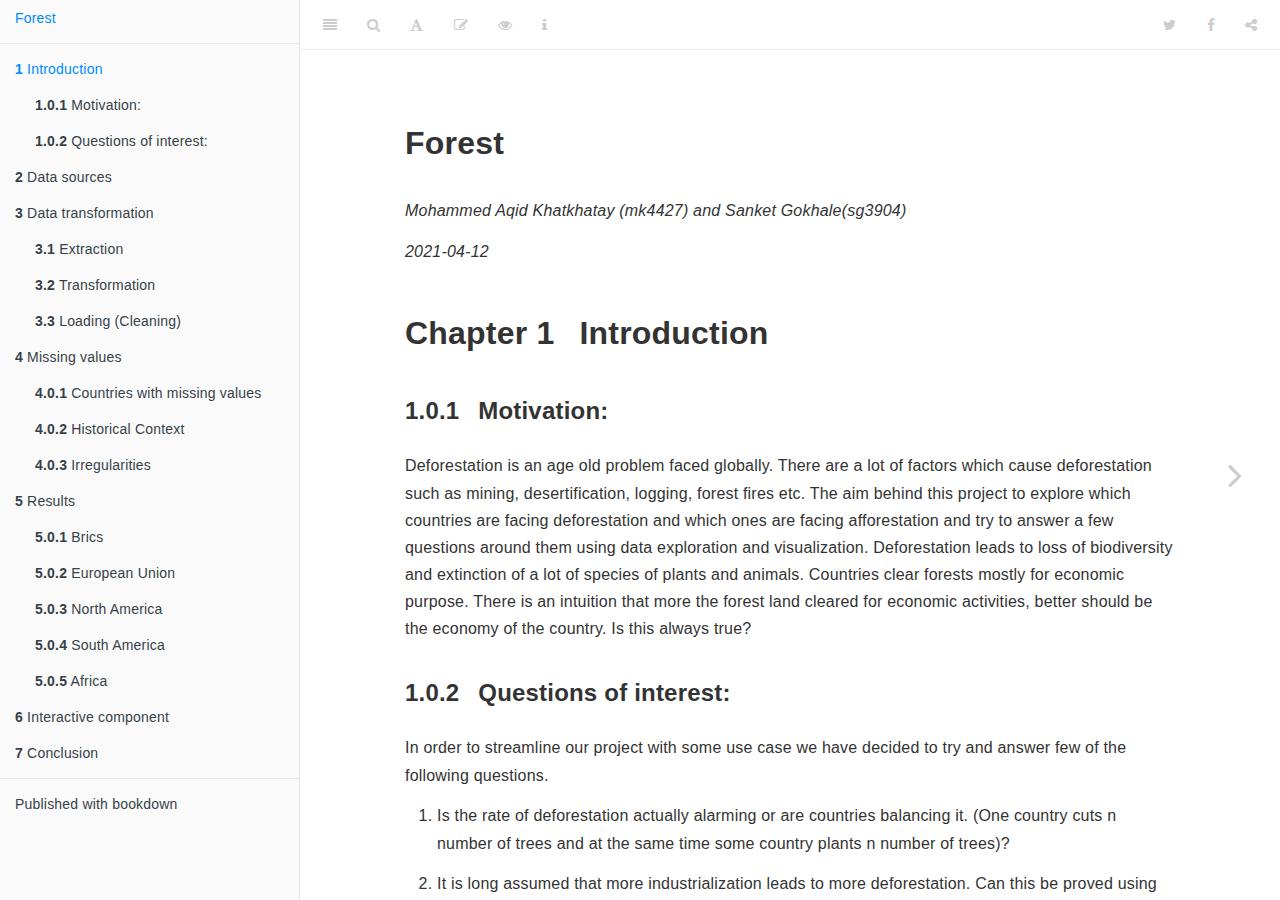
<file: docs/index.html>
<!DOCTYPE html>
<html lang="" xml:lang="">
<head>

  <meta charset="utf-8" />
  <meta http-equiv="X-UA-Compatible" content="IE=edge" />
  <title>Forest</title>
  <meta name="description" content="Forest" />
  <meta name="generator" content="bookdown 0.21 and GitBook 2.6.7" />

  <meta property="og:title" content="Forest" />
  <meta property="og:type" content="book" />
  
  
  
  

  <meta name="twitter:card" content="summary" />
  <meta name="twitter:title" content="Forest" />
  
  
  

<meta name="author" content="Mohammed Aqid Khatkhatay (mk4427) and Sanket Gokhale(sg3904)" />


<meta name="date" content="2021-04-12" />

  <meta name="viewport" content="width=device-width, initial-scale=1" />
  <meta name="apple-mobile-web-app-capable" content="yes" />
  <meta name="apple-mobile-web-app-status-bar-style" content="black" />
  
  

<link rel="next" href="data-sources.html"/>
<script src="libs/header-attrs-2.7/header-attrs.js"></script>
<script src="libs/jquery-2.2.3/jquery.min.js"></script>
<link href="libs/gitbook-2.6.7/css/style.css" rel="stylesheet" />
<link href="libs/gitbook-2.6.7/css/plugin-table.css" rel="stylesheet" />
<link href="libs/gitbook-2.6.7/css/plugin-bookdown.css" rel="stylesheet" />
<link href="libs/gitbook-2.6.7/css/plugin-highlight.css" rel="stylesheet" />
<link href="libs/gitbook-2.6.7/css/plugin-search.css" rel="stylesheet" />
<link href="libs/gitbook-2.6.7/css/plugin-fontsettings.css" rel="stylesheet" />
<link href="libs/gitbook-2.6.7/css/plugin-clipboard.css" rel="stylesheet" />












<link rel="stylesheet" href="style.css" type="text/css" />
</head>

<body>



  <div class="book without-animation with-summary font-size-2 font-family-1" data-basepath=".">

    <div class="book-summary">
      <nav role="navigation">

<ul class="summary">
<li><a href="./">Forest</a></li>

<li class="divider"></li>
<li class="chapter" data-level="1" data-path="index.html"><a href="index.html"><i class="fa fa-check"></i><b>1</b> Introduction</a>
<ul>
<li class="chapter" data-level="1.0.1" data-path="index.html"><a href="index.html#motivation"><i class="fa fa-check"></i><b>1.0.1</b> Motivation:</a></li>
<li class="chapter" data-level="1.0.2" data-path="index.html"><a href="index.html#questions-of-interest"><i class="fa fa-check"></i><b>1.0.2</b> Questions of interest:</a></li>
</ul></li>
<li class="chapter" data-level="2" data-path="data-sources.html"><a href="data-sources.html"><i class="fa fa-check"></i><b>2</b> Data sources</a></li>
<li class="chapter" data-level="3" data-path="data-transformation.html"><a href="data-transformation.html"><i class="fa fa-check"></i><b>3</b> Data transformation</a>
<ul>
<li class="chapter" data-level="3.1" data-path="data-transformation.html"><a href="data-transformation.html#extraction"><i class="fa fa-check"></i><b>3.1</b> Extraction</a></li>
<li class="chapter" data-level="3.2" data-path="data-transformation.html"><a href="data-transformation.html#transformation"><i class="fa fa-check"></i><b>3.2</b> Transformation</a></li>
<li class="chapter" data-level="3.3" data-path="data-transformation.html"><a href="data-transformation.html#loading-cleaning"><i class="fa fa-check"></i><b>3.3</b> Loading (Cleaning)</a>
<ul>
<li class="chapter" data-level="3.3.1" data-path="data-transformation.html"><a href="data-transformation.html#loading-columns"><i class="fa fa-check"></i><b>3.3.1</b> Loading Columns</a></li>
<li class="chapter" data-level="3.3.2" data-path="data-transformation.html"><a href="data-transformation.html#alpha-3-iso-coding"><i class="fa fa-check"></i><b>3.3.2</b> Alpha-3 ISO Coding</a></li>
</ul></li>
</ul></li>
<li class="chapter" data-level="4" data-path="missing-values.html"><a href="missing-values.html"><i class="fa fa-check"></i><b>4</b> Missing values</a>
<ul>
<li class="chapter" data-level="4.0.1" data-path="missing-values.html"><a href="missing-values.html#countries-with-missing-values"><i class="fa fa-check"></i><b>4.0.1</b> Countries with missing values</a></li>
<li class="chapter" data-level="4.0.2" data-path="missing-values.html"><a href="missing-values.html#historical-context"><i class="fa fa-check"></i><b>4.0.2</b> Historical Context</a></li>
<li class="chapter" data-level="4.0.3" data-path="missing-values.html"><a href="missing-values.html#irregularities"><i class="fa fa-check"></i><b>4.0.3</b> Irregularities</a></li>
</ul></li>
<li class="chapter" data-level="5" data-path="results.html"><a href="results.html"><i class="fa fa-check"></i><b>5</b> Results</a>
<ul>
<li class="chapter" data-level="5.0.1" data-path="results.html"><a href="results.html#brics"><i class="fa fa-check"></i><b>5.0.1</b> Brics</a></li>
<li class="chapter" data-level="5.0.2" data-path="results.html"><a href="results.html#european-union"><i class="fa fa-check"></i><b>5.0.2</b> European Union</a></li>
<li class="chapter" data-level="5.0.3" data-path="results.html"><a href="results.html#north-america"><i class="fa fa-check"></i><b>5.0.3</b> North America</a></li>
<li class="chapter" data-level="5.0.4" data-path="results.html"><a href="results.html#south-america"><i class="fa fa-check"></i><b>5.0.4</b> South America</a></li>
<li class="chapter" data-level="5.0.5" data-path="results.html"><a href="results.html#africa"><i class="fa fa-check"></i><b>5.0.5</b> Africa</a></li>
</ul></li>
<li class="chapter" data-level="6" data-path="interactive-component.html"><a href="interactive-component.html"><i class="fa fa-check"></i><b>6</b> Interactive component</a></li>
<li class="chapter" data-level="7" data-path="conclusion.html"><a href="conclusion.html"><i class="fa fa-check"></i><b>7</b> Conclusion</a></li>
<li class="divider"></li>
<li><a href="https://github.com/rstudio/bookdown" target="blank">Published with bookdown</a></li>
</ul>

      </nav>
    </div>

    <div class="book-body">
      <div class="body-inner">
        <div class="book-header" role="navigation">
          <h1>
            <i class="fa fa-circle-o-notch fa-spin"></i><a href="./">Forest</a>
          </h1>
        </div>

        <div class="page-wrapper" tabindex="-1" role="main">
          <div class="page-inner">

            <section class="normal" id="section-">
<div id="header">
<h1 class="title">Forest</h1>
<p class="author"><em>Mohammed Aqid Khatkhatay (mk4427) and Sanket Gokhale(sg3904)</em></p>
<p class="date"><em>2021-04-12</em></p>
</div>
<div id="introduction" class="section level1" number="1">
<h1><span class="header-section-number">Chapter 1</span> Introduction</h1>
<div id="motivation" class="section level3" number="1.0.1">
<h3><span class="header-section-number">1.0.1</span> Motivation:</h3>
<p>Deforestation is an age old problem faced globally. There are a lot of factors which cause deforestation such as mining, desertification, logging, forest fires etc. The aim behind this project to explore which countries are facing deforestation and which ones are facing afforestation and try to answer a few questions around them using data exploration and visualization. Deforestation leads to loss of biodiversity and extinction of a lot of species of plants and animals. Countries clear forests mostly for economic purpose. There is an intuition that more the forest land cleared for economic activities, better should be the economy of the country. Is this always true?</p>
</div>
<div id="questions-of-interest" class="section level3" number="1.0.2">
<h3><span class="header-section-number">1.0.2</span> Questions of interest:</h3>
<p>In order to streamline our project with some use case we have decided to try and answer few of the following questions.</p>
<ol style="list-style-type: decimal">
<li><p>Is the rate of deforestation actually alarming or are countries balancing it. (One country cuts n number of trees and at the same time
some country plants n number of trees)?</p></li>
<li><p>It is long assumed that more industrialization leads to more deforestation. Can this be proved using the global deforestation dataset
and GDP data sets?</p></li>
</ol>

</div>
</div>
            </section>

          </div>
        </div>
      </div>

<a href="data-sources.html" class="navigation navigation-next navigation-unique" aria-label="Next page"><i class="fa fa-angle-right"></i></a>
    </div>
  </div>
<script src="libs/gitbook-2.6.7/js/app.min.js"></script>
<script src="libs/gitbook-2.6.7/js/lunr.js"></script>
<script src="libs/gitbook-2.6.7/js/clipboard.min.js"></script>
<script src="libs/gitbook-2.6.7/js/plugin-search.js"></script>
<script src="libs/gitbook-2.6.7/js/plugin-sharing.js"></script>
<script src="libs/gitbook-2.6.7/js/plugin-fontsettings.js"></script>
<script src="libs/gitbook-2.6.7/js/plugin-bookdown.js"></script>
<script src="libs/gitbook-2.6.7/js/jquery.highlight.js"></script>
<script src="libs/gitbook-2.6.7/js/plugin-clipboard.js"></script>
<script>
gitbook.require(["gitbook"], function(gitbook) {
gitbook.start({
"sharing": {
"github": false,
"facebook": true,
"twitter": true,
"linkedin": false,
"weibo": false,
"instapaper": false,
"vk": false,
"all": ["facebook", "twitter", "linkedin", "weibo", "instapaper"]
},
"fontsettings": {
"theme": "white",
"family": "sans",
"size": 2
},
"edit": {
"link": "https://github.com/aqid98/Forest_EDAV/edit/main/index.Rmd",
"text": "Edit"
},
"history": {
"link": null,
"text": null
},
"view": {
"link": "https://github.com/aqid98/Forest_EDAV/blob/main/index.Rmd",
"text": null
},
"download": null,
"toc": {
"collapse": "subsection"
}
});
});
</script>

</body>

</html>
</file>
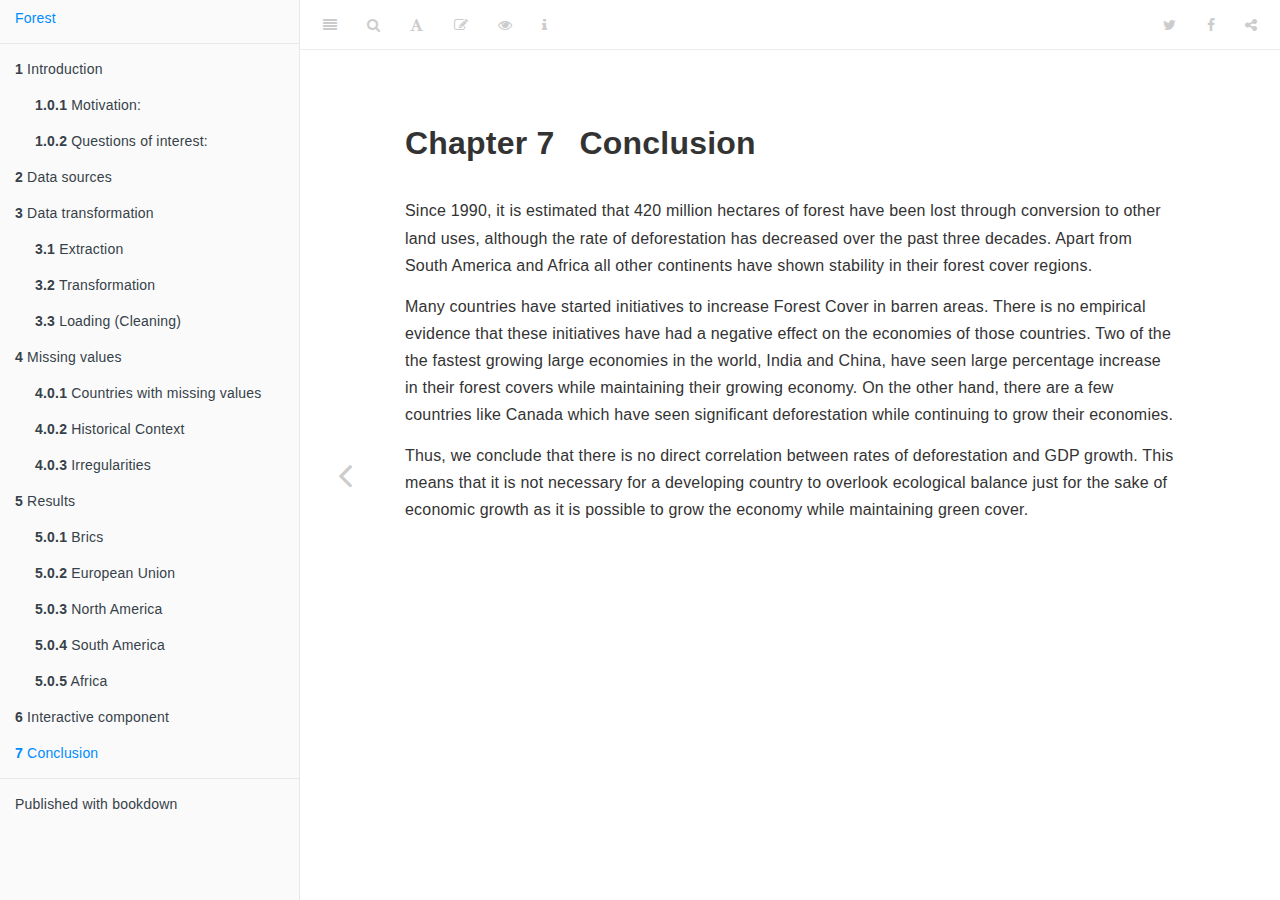
<file: docs/conclusion.html>
<!DOCTYPE html>
<html lang="" xml:lang="">
<head>

  <meta charset="utf-8" />
  <meta http-equiv="X-UA-Compatible" content="IE=edge" />
  <title>Chapter 7 Conclusion | Forest</title>
  <meta name="description" content="Chapter 7 Conclusion | Forest" />
  <meta name="generator" content="bookdown 0.21 and GitBook 2.6.7" />

  <meta property="og:title" content="Chapter 7 Conclusion | Forest" />
  <meta property="og:type" content="book" />
  
  
  
  

  <meta name="twitter:card" content="summary" />
  <meta name="twitter:title" content="Chapter 7 Conclusion | Forest" />
  
  
  

<meta name="author" content="Mohammed Aqid Khatkhatay (mk4427) and Sanket Sunil Gokhale(sg3904)" />


<meta name="date" content="2021-04-12" />

  <meta name="viewport" content="width=device-width, initial-scale=1" />
  <meta name="apple-mobile-web-app-capable" content="yes" />
  <meta name="apple-mobile-web-app-status-bar-style" content="black" />
  
  
<link rel="prev" href="interactive-component.html"/>

<script src="libs/header-attrs-2.7/header-attrs.js"></script>
<script src="libs/jquery-2.2.3/jquery.min.js"></script>
<link href="libs/gitbook-2.6.7/css/style.css" rel="stylesheet" />
<link href="libs/gitbook-2.6.7/css/plugin-table.css" rel="stylesheet" />
<link href="libs/gitbook-2.6.7/css/plugin-bookdown.css" rel="stylesheet" />
<link href="libs/gitbook-2.6.7/css/plugin-highlight.css" rel="stylesheet" />
<link href="libs/gitbook-2.6.7/css/plugin-search.css" rel="stylesheet" />
<link href="libs/gitbook-2.6.7/css/plugin-fontsettings.css" rel="stylesheet" />
<link href="libs/gitbook-2.6.7/css/plugin-clipboard.css" rel="stylesheet" />












<link rel="stylesheet" href="style.css" type="text/css" />
</head>

<body>



  <div class="book without-animation with-summary font-size-2 font-family-1" data-basepath=".">

    <div class="book-summary">
      <nav role="navigation">

<ul class="summary">
<li><a href="./">Forest</a></li>

<li class="divider"></li>
<li class="chapter" data-level="1" data-path="index.html"><a href="index.html"><i class="fa fa-check"></i><b>1</b> Introduction</a>
<ul>
<li class="chapter" data-level="1.0.1" data-path="index.html"><a href="index.html#motivation"><i class="fa fa-check"></i><b>1.0.1</b> Motivation:</a></li>
<li class="chapter" data-level="1.0.2" data-path="index.html"><a href="index.html#questions-of-interest"><i class="fa fa-check"></i><b>1.0.2</b> Questions of interest:</a></li>
</ul></li>
<li class="chapter" data-level="2" data-path="data-sources.html"><a href="data-sources.html"><i class="fa fa-check"></i><b>2</b> Data sources</a></li>
<li class="chapter" data-level="3" data-path="data-transformation.html"><a href="data-transformation.html"><i class="fa fa-check"></i><b>3</b> Data transformation</a>
<ul>
<li class="chapter" data-level="3.1" data-path="data-transformation.html"><a href="data-transformation.html#extraction"><i class="fa fa-check"></i><b>3.1</b> Extraction</a></li>
<li class="chapter" data-level="3.2" data-path="data-transformation.html"><a href="data-transformation.html#transformation"><i class="fa fa-check"></i><b>3.2</b> Transformation</a></li>
<li class="chapter" data-level="3.3" data-path="data-transformation.html"><a href="data-transformation.html#loading-cleaning"><i class="fa fa-check"></i><b>3.3</b> Loading (Cleaning)</a>
<ul>
<li class="chapter" data-level="3.3.1" data-path="data-transformation.html"><a href="data-transformation.html#loading-columns"><i class="fa fa-check"></i><b>3.3.1</b> Loading Columns</a></li>
<li class="chapter" data-level="3.3.2" data-path="data-transformation.html"><a href="data-transformation.html#alpha-3-iso-coding"><i class="fa fa-check"></i><b>3.3.2</b> Alpha-3 ISO Coding</a></li>
</ul></li>
</ul></li>
<li class="chapter" data-level="4" data-path="missing-values.html"><a href="missing-values.html"><i class="fa fa-check"></i><b>4</b> Missing values</a>
<ul>
<li class="chapter" data-level="4.0.1" data-path="missing-values.html"><a href="missing-values.html#countries-with-missing-values"><i class="fa fa-check"></i><b>4.0.1</b> Countries with missing values</a></li>
<li class="chapter" data-level="4.0.2" data-path="missing-values.html"><a href="missing-values.html#historical-context"><i class="fa fa-check"></i><b>4.0.2</b> Historical Context</a></li>
<li class="chapter" data-level="4.0.3" data-path="missing-values.html"><a href="missing-values.html#irregularities"><i class="fa fa-check"></i><b>4.0.3</b> Irregularities</a></li>
</ul></li>
<li class="chapter" data-level="5" data-path="results.html"><a href="results.html"><i class="fa fa-check"></i><b>5</b> Results</a>
<ul>
<li class="chapter" data-level="5.0.1" data-path="results.html"><a href="results.html#brics"><i class="fa fa-check"></i><b>5.0.1</b> Brics</a></li>
<li class="chapter" data-level="5.0.2" data-path="results.html"><a href="results.html#european-union"><i class="fa fa-check"></i><b>5.0.2</b> European Union</a></li>
<li class="chapter" data-level="5.0.3" data-path="results.html"><a href="results.html#north-america"><i class="fa fa-check"></i><b>5.0.3</b> North America</a></li>
<li class="chapter" data-level="5.0.4" data-path="results.html"><a href="results.html#south-america"><i class="fa fa-check"></i><b>5.0.4</b> South America</a></li>
<li class="chapter" data-level="5.0.5" data-path="results.html"><a href="results.html#africa"><i class="fa fa-check"></i><b>5.0.5</b> Africa</a></li>
</ul></li>
<li class="chapter" data-level="6" data-path="interactive-component.html"><a href="interactive-component.html"><i class="fa fa-check"></i><b>6</b> Interactive component</a></li>
<li class="chapter" data-level="7" data-path="conclusion.html"><a href="conclusion.html"><i class="fa fa-check"></i><b>7</b> Conclusion</a></li>
<li class="divider"></li>
<li><a href="https://github.com/rstudio/bookdown" target="blank">Published with bookdown</a></li>
</ul>

      </nav>
    </div>

    <div class="book-body">
      <div class="body-inner">
        <div class="book-header" role="navigation">
          <h1>
            <i class="fa fa-circle-o-notch fa-spin"></i><a href="./">Forest</a>
          </h1>
        </div>

        <div class="page-wrapper" tabindex="-1" role="main">
          <div class="page-inner">

            <section class="normal" id="section-">
<div id="conclusion" class="section level1" number="7">
<h1><span class="header-section-number">Chapter 7</span> Conclusion</h1>
<p>Since 1990, it is estimated that 420 million hectares of forest have been lost through conversion to other land uses, although the rate of deforestation has decreased over the past three decades.
Apart from South America and Africa all other continents have shown stability in their forest cover regions.<br />
</p>
<p>Many countries have started initiatives to increase Forest Cover in barren areas. There is no empirical evidence that these initiatives have had a negative effect on the economies of those countries. Two of the the fastest growing large economies in the world, India and China, have seen large percentage increase in their forest covers while maintaining their growing economy.
On the other hand, there are a few countries like Canada which have seen significant deforestation while continuing to grow their economies.<br />
</p>
<p>Thus, we conclude that there is no direct correlation between rates of deforestation and GDP growth. This means that it is not necessary for a developing country to overlook ecological balance just for the sake of economic growth as it is possible to grow the economy while maintaining green cover.<br />
</p>

</div>
            </section>

          </div>
        </div>
      </div>
<a href="interactive-component.html" class="navigation navigation-prev navigation-unique" aria-label="Previous page"><i class="fa fa-angle-left"></i></a>

    </div>
  </div>
<script src="libs/gitbook-2.6.7/js/app.min.js"></script>
<script src="libs/gitbook-2.6.7/js/lunr.js"></script>
<script src="libs/gitbook-2.6.7/js/clipboard.min.js"></script>
<script src="libs/gitbook-2.6.7/js/plugin-search.js"></script>
<script src="libs/gitbook-2.6.7/js/plugin-sharing.js"></script>
<script src="libs/gitbook-2.6.7/js/plugin-fontsettings.js"></script>
<script src="libs/gitbook-2.6.7/js/plugin-bookdown.js"></script>
<script src="libs/gitbook-2.6.7/js/jquery.highlight.js"></script>
<script src="libs/gitbook-2.6.7/js/plugin-clipboard.js"></script>
<script>
gitbook.require(["gitbook"], function(gitbook) {
gitbook.start({
"sharing": {
"github": false,
"facebook": true,
"twitter": true,
"linkedin": false,
"weibo": false,
"instapaper": false,
"vk": false,
"all": ["facebook", "twitter", "linkedin", "weibo", "instapaper"]
},
"fontsettings": {
"theme": "white",
"family": "sans",
"size": 2
},
"edit": {
"link": "https://github.com/aqid98/Forest_EDAV/edit/main/07-conclusion.Rmd",
"text": "Edit"
},
"history": {
"link": null,
"text": null
},
"view": {
"link": "https://github.com/aqid98/Forest_EDAV/blob/main/07-conclusion.Rmd",
"text": null
},
"download": null,
"toc": {
"collapse": "subsection"
}
});
});
</script>

</body>

</html>
</file>
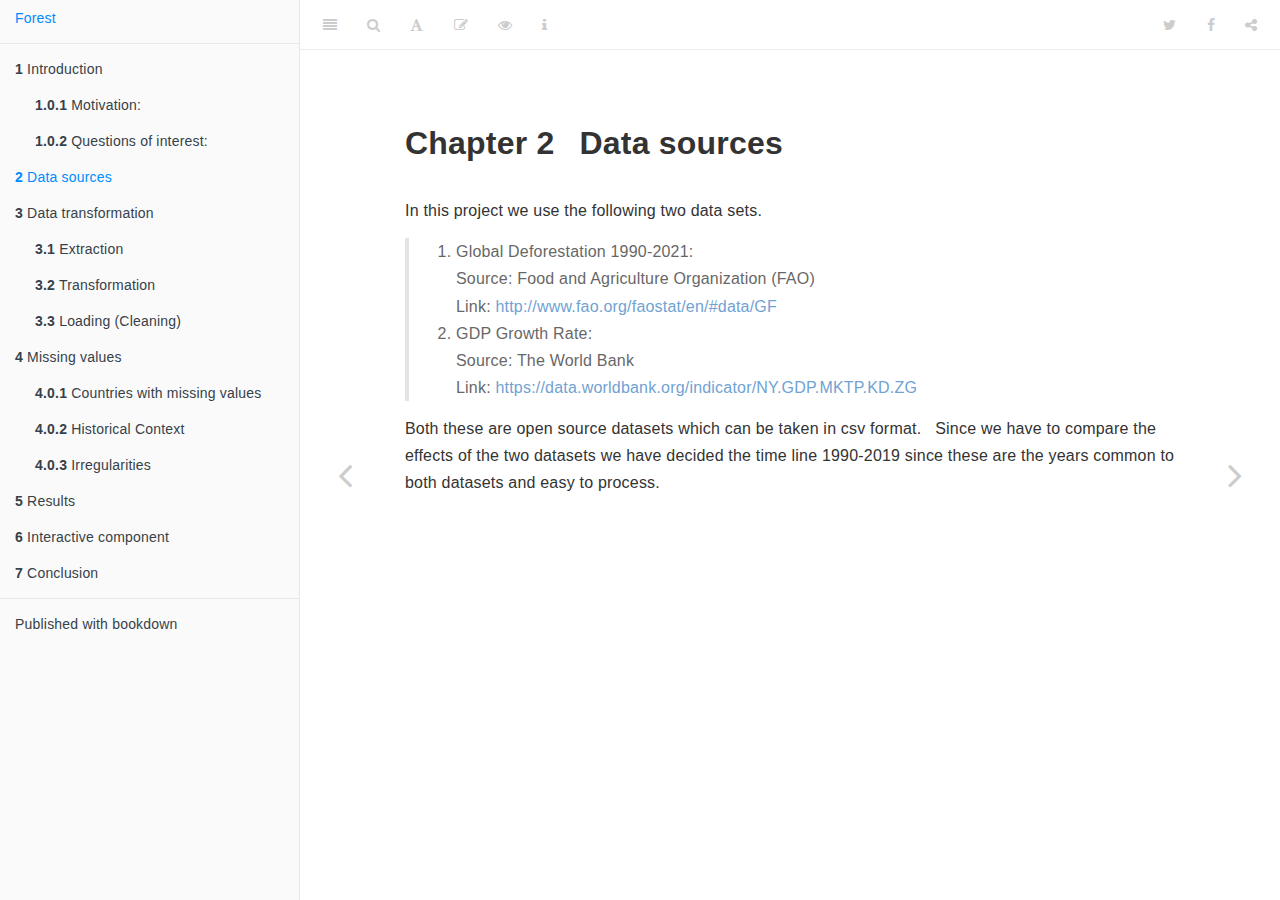
<file: docs/data-sources.html>
<!DOCTYPE html>
<html lang="" xml:lang="">
<head>

  <meta charset="utf-8" />
  <meta http-equiv="X-UA-Compatible" content="IE=edge" />
  <title>Chapter 2 Data sources | Forest</title>
  <meta name="description" content="Chapter 2 Data sources | Forest" />
  <meta name="generator" content="bookdown 0.21 and GitBook 2.6.7" />

  <meta property="og:title" content="Chapter 2 Data sources | Forest" />
  <meta property="og:type" content="book" />
  
  
  
  

  <meta name="twitter:card" content="summary" />
  <meta name="twitter:title" content="Chapter 2 Data sources | Forest" />
  
  
  

<meta name="author" content="Mohammed Aqid Khatkhatay (mk4427) and Sanket Gokhale(sg3904)" />


<meta name="date" content="2021-04-12" />

  <meta name="viewport" content="width=device-width, initial-scale=1" />
  <meta name="apple-mobile-web-app-capable" content="yes" />
  <meta name="apple-mobile-web-app-status-bar-style" content="black" />
  
  
<link rel="prev" href="index.html"/>
<link rel="next" href="data-transformation.html"/>
<script src="libs/header-attrs-2.7/header-attrs.js"></script>
<script src="libs/jquery-3.5.1/jquery.min.js"></script>
<link href="libs/gitbook-2.6.7/css/style.css" rel="stylesheet" />
<link href="libs/gitbook-2.6.7/css/plugin-table.css" rel="stylesheet" />
<link href="libs/gitbook-2.6.7/css/plugin-bookdown.css" rel="stylesheet" />
<link href="libs/gitbook-2.6.7/css/plugin-highlight.css" rel="stylesheet" />
<link href="libs/gitbook-2.6.7/css/plugin-search.css" rel="stylesheet" />
<link href="libs/gitbook-2.6.7/css/plugin-fontsettings.css" rel="stylesheet" />
<link href="libs/gitbook-2.6.7/css/plugin-clipboard.css" rel="stylesheet" />









<script src="libs/htmlwidgets-1.5.3/htmlwidgets.js"></script>
<script src="libs/plotly-binding-4.9.3/plotly.js"></script>
<script src="libs/typedarray-0.1/typedarray.min.js"></script>
<link href="libs/crosstalk-1.1.1/css/crosstalk.css" rel="stylesheet" />
<script src="libs/crosstalk-1.1.1/js/crosstalk.min.js"></script>
<link href="libs/plotly-htmlwidgets-css-1.57.1/plotly-htmlwidgets.css" rel="stylesheet" />
<script src="libs/plotly-main-1.57.1/plotly-latest.min.js"></script>



<link rel="stylesheet" href="style.css" type="text/css" />
</head>

<body>



  <div class="book without-animation with-summary font-size-2 font-family-1" data-basepath=".">

    <div class="book-summary">
      <nav role="navigation">

<ul class="summary">
<li><a href="./">Forest</a></li>

<li class="divider"></li>
<li class="chapter" data-level="1" data-path="index.html"><a href="index.html"><i class="fa fa-check"></i><b>1</b> Introduction</a>
<ul>
<li class="chapter" data-level="1.0.1" data-path="index.html"><a href="index.html#motivation"><i class="fa fa-check"></i><b>1.0.1</b> Motivation:</a></li>
<li class="chapter" data-level="1.0.2" data-path="index.html"><a href="index.html#questions-of-interest"><i class="fa fa-check"></i><b>1.0.2</b> Questions of interest:</a></li>
</ul></li>
<li class="chapter" data-level="2" data-path="data-sources.html"><a href="data-sources.html"><i class="fa fa-check"></i><b>2</b> Data sources</a></li>
<li class="chapter" data-level="3" data-path="data-transformation.html"><a href="data-transformation.html"><i class="fa fa-check"></i><b>3</b> Data transformation</a>
<ul>
<li class="chapter" data-level="3.1" data-path="data-transformation.html"><a href="data-transformation.html#extraction"><i class="fa fa-check"></i><b>3.1</b> Extraction</a></li>
<li class="chapter" data-level="3.2" data-path="data-transformation.html"><a href="data-transformation.html#transformation"><i class="fa fa-check"></i><b>3.2</b> Transformation</a></li>
<li class="chapter" data-level="3.3" data-path="data-transformation.html"><a href="data-transformation.html#loading-cleaning"><i class="fa fa-check"></i><b>3.3</b> Loading (Cleaning)</a>
<ul>
<li class="chapter" data-level="3.3.1" data-path="data-transformation.html"><a href="data-transformation.html#loading-columns"><i class="fa fa-check"></i><b>3.3.1</b> Loading Columns</a></li>
<li class="chapter" data-level="3.3.2" data-path="data-transformation.html"><a href="data-transformation.html#alpha-3-iso-coding"><i class="fa fa-check"></i><b>3.3.2</b> Alpha-3 ISO Coding</a></li>
</ul></li>
</ul></li>
<li class="chapter" data-level="4" data-path="missing-values.html"><a href="missing-values.html"><i class="fa fa-check"></i><b>4</b> Missing values</a>
<ul>
<li class="chapter" data-level="4.0.1" data-path="missing-values.html"><a href="missing-values.html#countries-with-missing-values"><i class="fa fa-check"></i><b>4.0.1</b> Countries with missing values</a></li>
<li class="chapter" data-level="4.0.2" data-path="missing-values.html"><a href="missing-values.html#historical-context"><i class="fa fa-check"></i><b>4.0.2</b> Historical Context</a></li>
<li class="chapter" data-level="4.0.3" data-path="missing-values.html"><a href="missing-values.html#irregularities"><i class="fa fa-check"></i><b>4.0.3</b> Irregularities</a></li>
</ul></li>
<li class="chapter" data-level="5" data-path="results.html"><a href="results.html"><i class="fa fa-check"></i><b>5</b> Results</a></li>
<li class="chapter" data-level="6" data-path="interactive-component.html"><a href="interactive-component.html"><i class="fa fa-check"></i><b>6</b> Interactive component</a></li>
<li class="chapter" data-level="7" data-path="conclusion.html"><a href="conclusion.html"><i class="fa fa-check"></i><b>7</b> Conclusion</a></li>
<li class="divider"></li>
<li><a href="https://github.com/rstudio/bookdown" target="blank">Published with bookdown</a></li>
</ul>

      </nav>
    </div>

    <div class="book-body">
      <div class="body-inner">
        <div class="book-header" role="navigation">
          <h1>
            <i class="fa fa-circle-o-notch fa-spin"></i><a href="./">Forest</a>
          </h1>
        </div>

        <div class="page-wrapper" tabindex="-1" role="main">
          <div class="page-inner">

            <section class="normal" id="section-">
<div id="data-sources" class="section level1" number="2">
<h1><span class="header-section-number">Chapter 2</span> Data sources</h1>
<p>In this project we use the following two data sets.</p>
<blockquote>
<ol style="list-style-type: decimal">
<li>Global Deforestation 1990-2021:<br />
Source: Food and Agriculture Organization (FAO)<br />
Link: <a href="http://www.fao.org/faostat/en/#data/GF" class="uri">http://www.fao.org/faostat/en/#data/GF</a><br />
</li>
<li>GDP Growth Rate:<br />
Source: The World Bank<br />
Link: <a href="https://data.worldbank.org/indicator/NY.GDP.MKTP.KD.ZG" class="uri">https://data.worldbank.org/indicator/NY.GDP.MKTP.KD.ZG</a><br />
</li>
</ol>
</blockquote>
<p>Both these are open source datasets which can be taken in csv format.  
Since we have to compare the effects of the two datasets we have decided the time line 1990-2019 since these are the years common to both datasets and easy to process.</p>

</div>
            </section>

          </div>
        </div>
      </div>
<a href="index.html" class="navigation navigation-prev " aria-label="Previous page"><i class="fa fa-angle-left"></i></a>
<a href="data-transformation.html" class="navigation navigation-next " aria-label="Next page"><i class="fa fa-angle-right"></i></a>
    </div>
  </div>
<script src="libs/gitbook-2.6.7/js/app.min.js"></script>
<script src="libs/gitbook-2.6.7/js/lunr.js"></script>
<script src="libs/gitbook-2.6.7/js/clipboard.min.js"></script>
<script src="libs/gitbook-2.6.7/js/plugin-search.js"></script>
<script src="libs/gitbook-2.6.7/js/plugin-sharing.js"></script>
<script src="libs/gitbook-2.6.7/js/plugin-fontsettings.js"></script>
<script src="libs/gitbook-2.6.7/js/plugin-bookdown.js"></script>
<script src="libs/gitbook-2.6.7/js/jquery.highlight.js"></script>
<script src="libs/gitbook-2.6.7/js/plugin-clipboard.js"></script>
<script>
gitbook.require(["gitbook"], function(gitbook) {
gitbook.start({
"sharing": {
"github": false,
"facebook": true,
"twitter": true,
"linkedin": false,
"weibo": false,
"instapaper": false,
"vk": false,
"all": ["facebook", "twitter", "linkedin", "weibo", "instapaper"]
},
"fontsettings": {
"theme": "white",
"family": "sans",
"size": 2
},
"edit": {
"link": "https://github.com/aqid98/Forest_EDAV/edit/main/02-data.Rmd",
"text": "Edit"
},
"history": {
"link": null,
"text": null
},
"view": {
"link": "https://github.com/aqid98/Forest_EDAV/blob/main/02-data.Rmd",
"text": null
},
"download": null,
"toc": {
"collapse": "subsection"
}
});
});
</script>

</body>

</html>
</file>
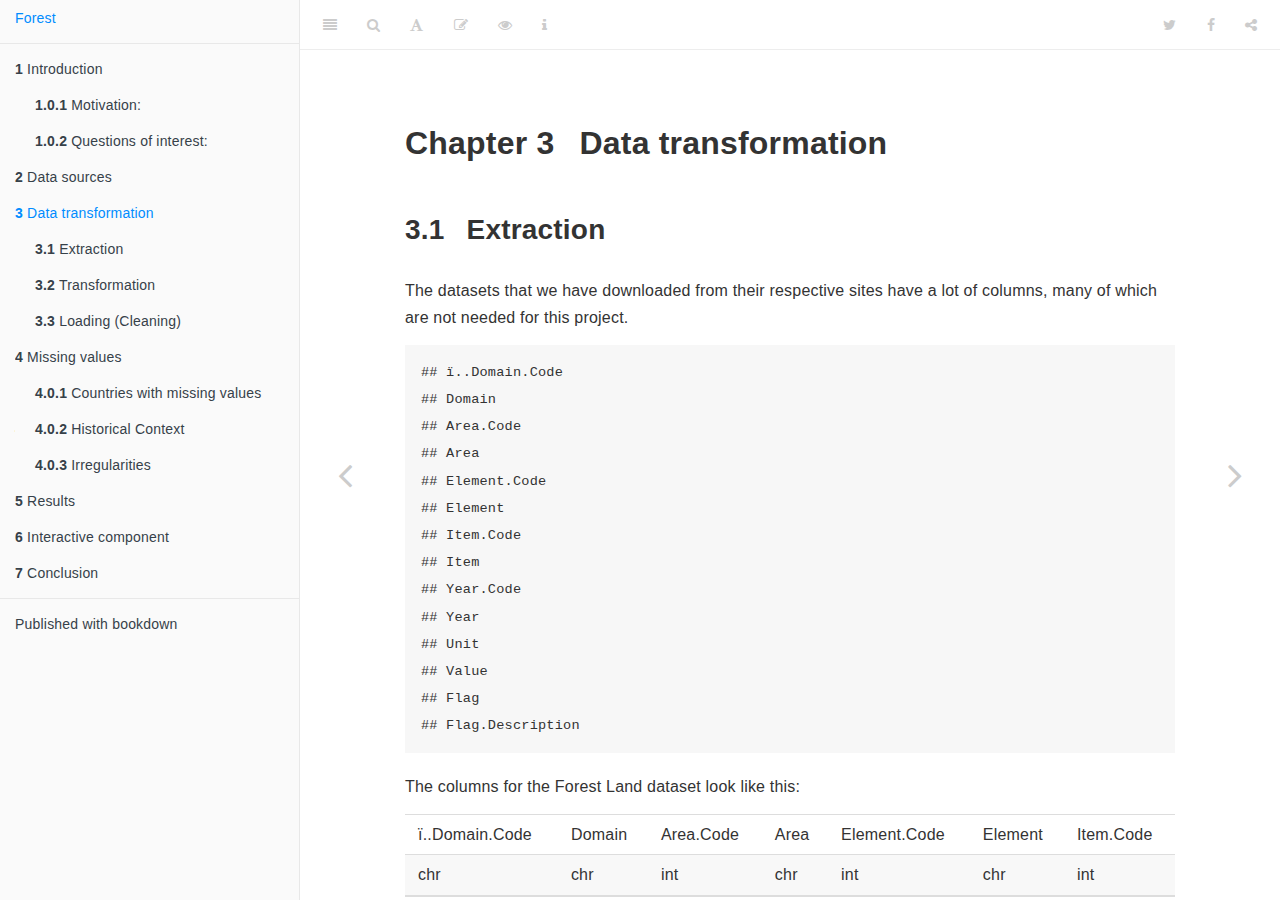
<file: docs/data-transformation.html>
<!DOCTYPE html>
<html lang="" xml:lang="">
<head>

  <meta charset="utf-8" />
  <meta http-equiv="X-UA-Compatible" content="IE=edge" />
  <title>Chapter 3 Data transformation | Forest</title>
  <meta name="description" content="Chapter 3 Data transformation | Forest" />
  <meta name="generator" content="bookdown 0.21 and GitBook 2.6.7" />

  <meta property="og:title" content="Chapter 3 Data transformation | Forest" />
  <meta property="og:type" content="book" />
  
  
  
  

  <meta name="twitter:card" content="summary" />
  <meta name="twitter:title" content="Chapter 3 Data transformation | Forest" />
  
  
  

<meta name="author" content="Mohammed Aqid Khatkhatay (mk4427) and Sanket Gokhale(sg3904)" />


<meta name="date" content="2021-04-12" />

  <meta name="viewport" content="width=device-width, initial-scale=1" />
  <meta name="apple-mobile-web-app-capable" content="yes" />
  <meta name="apple-mobile-web-app-status-bar-style" content="black" />
  
  
<link rel="prev" href="data-sources.html"/>
<link rel="next" href="missing-values.html"/>
<script src="libs/header-attrs-2.7/header-attrs.js"></script>
<script src="libs/jquery-3.5.1/jquery.min.js"></script>
<link href="libs/gitbook-2.6.7/css/style.css" rel="stylesheet" />
<link href="libs/gitbook-2.6.7/css/plugin-table.css" rel="stylesheet" />
<link href="libs/gitbook-2.6.7/css/plugin-bookdown.css" rel="stylesheet" />
<link href="libs/gitbook-2.6.7/css/plugin-highlight.css" rel="stylesheet" />
<link href="libs/gitbook-2.6.7/css/plugin-search.css" rel="stylesheet" />
<link href="libs/gitbook-2.6.7/css/plugin-fontsettings.css" rel="stylesheet" />
<link href="libs/gitbook-2.6.7/css/plugin-clipboard.css" rel="stylesheet" />









<script src="libs/htmlwidgets-1.5.3/htmlwidgets.js"></script>
<link href="libs/datatables-css-0.0.0/datatables-crosstalk.css" rel="stylesheet" />
<script src="libs/datatables-binding-0.17/datatables.js"></script>
<link href="libs/dt-core-1.10.20/css/jquery.dataTables.min.css" rel="stylesheet" />
<link href="libs/dt-core-1.10.20/css/jquery.dataTables.extra.css" rel="stylesheet" />
<script src="libs/dt-core-1.10.20/js/jquery.dataTables.min.js"></script>
<link href="libs/crosstalk-1.1.1/css/crosstalk.css" rel="stylesheet" />
<script src="libs/crosstalk-1.1.1/js/crosstalk.min.js"></script>



<link rel="stylesheet" href="style.css" type="text/css" />
</head>

<body>



  <div class="book without-animation with-summary font-size-2 font-family-1" data-basepath=".">

    <div class="book-summary">
      <nav role="navigation">

<ul class="summary">
<li><a href="./">Forest</a></li>

<li class="divider"></li>
<li class="chapter" data-level="1" data-path="index.html"><a href="index.html"><i class="fa fa-check"></i><b>1</b> Introduction</a>
<ul>
<li class="chapter" data-level="1.0.1" data-path="index.html"><a href="index.html#motivation"><i class="fa fa-check"></i><b>1.0.1</b> Motivation:</a></li>
<li class="chapter" data-level="1.0.2" data-path="index.html"><a href="index.html#questions-of-interest"><i class="fa fa-check"></i><b>1.0.2</b> Questions of interest:</a></li>
</ul></li>
<li class="chapter" data-level="2" data-path="data-sources.html"><a href="data-sources.html"><i class="fa fa-check"></i><b>2</b> Data sources</a></li>
<li class="chapter" data-level="3" data-path="data-transformation.html"><a href="data-transformation.html"><i class="fa fa-check"></i><b>3</b> Data transformation</a>
<ul>
<li class="chapter" data-level="3.1" data-path="data-transformation.html"><a href="data-transformation.html#extraction"><i class="fa fa-check"></i><b>3.1</b> Extraction</a></li>
<li class="chapter" data-level="3.2" data-path="data-transformation.html"><a href="data-transformation.html#transformation"><i class="fa fa-check"></i><b>3.2</b> Transformation</a></li>
<li class="chapter" data-level="3.3" data-path="data-transformation.html"><a href="data-transformation.html#loading-cleaning"><i class="fa fa-check"></i><b>3.3</b> Loading (Cleaning)</a>
<ul>
<li class="chapter" data-level="3.3.1" data-path="data-transformation.html"><a href="data-transformation.html#loading-columns"><i class="fa fa-check"></i><b>3.3.1</b> Loading Columns</a></li>
<li class="chapter" data-level="3.3.2" data-path="data-transformation.html"><a href="data-transformation.html#alpha-3-iso-coding"><i class="fa fa-check"></i><b>3.3.2</b> Alpha-3 ISO Coding</a></li>
</ul></li>
</ul></li>
<li class="chapter" data-level="4" data-path="missing-values.html"><a href="missing-values.html"><i class="fa fa-check"></i><b>4</b> Missing values</a>
<ul>
<li class="chapter" data-level="4.0.1" data-path="missing-values.html"><a href="missing-values.html#countries-with-missing-values"><i class="fa fa-check"></i><b>4.0.1</b> Countries with missing values</a></li>
<li class="chapter" data-level="4.0.2" data-path="missing-values.html"><a href="missing-values.html#historical-context"><i class="fa fa-check"></i><b>4.0.2</b> Historical Context</a></li>
<li class="chapter" data-level="4.0.3" data-path="missing-values.html"><a href="missing-values.html#irregularities"><i class="fa fa-check"></i><b>4.0.3</b> Irregularities</a></li>
</ul></li>
<li class="chapter" data-level="5" data-path="results.html"><a href="results.html"><i class="fa fa-check"></i><b>5</b> Results</a></li>
<li class="chapter" data-level="6" data-path="interactive-component.html"><a href="interactive-component.html"><i class="fa fa-check"></i><b>6</b> Interactive component</a></li>
<li class="chapter" data-level="7" data-path="conclusion.html"><a href="conclusion.html"><i class="fa fa-check"></i><b>7</b> Conclusion</a></li>
<li class="divider"></li>
<li><a href="https://github.com/rstudio/bookdown" target="blank">Published with bookdown</a></li>
</ul>

      </nav>
    </div>

    <div class="book-body">
      <div class="body-inner">
        <div class="book-header" role="navigation">
          <h1>
            <i class="fa fa-circle-o-notch fa-spin"></i><a href="./">Forest</a>
          </h1>
        </div>

        <div class="page-wrapper" tabindex="-1" role="main">
          <div class="page-inner">

            <section class="normal" id="section-">
<div id="data-transformation" class="section level1" number="3">
<h1><span class="header-section-number">Chapter 3</span> Data transformation</h1>
<div id="extraction" class="section level2" number="3.1">
<h2><span class="header-section-number">3.1</span> Extraction</h2>
<p>The datasets that we have downloaded from their respective sites have a lot of columns, many of which are not needed for this project.</p>
<pre><code>## ï..Domain.Code
## Domain
## Area.Code
## Area
## Element.Code
## Element
## Item.Code
## Item
## Year.Code
## Year
## Unit
## Value
## Flag
## Flag.Description</code></pre>
<p>The columns for the Forest Land dataset look like this:</p>
<table>
<tbody>
<tr class="odd">
<td>ï..Domain.Code</td>
<td>Domain</td>
<td>Area.Code</td>
<td>Area</td>
<td>Element.Code</td>
<td>Element</td>
<td>Item.Code</td>
</tr>
<tr class="even">
<td>chr</td>
<td>chr</td>
<td>int</td>
<td>chr</td>
<td>int</td>
<td>chr</td>
<td>int</td>
</tr>
</tbody>
</table>
<table>
<tbody>
<tr class="odd">
<td>Item</td>
<td>Year.Code</td>
<td>Year</td>
<td>Unit</td>
<td>Value</td>
<td>Flag</td>
<td>Flag.Description</td>
</tr>
<tr class="even">
<td>chr</td>
<td>int</td>
<td>int</td>
<td>chr</td>
<td>num</td>
<td>chr</td>
<td>chr</td>
</tr>
</tbody>
</table>
</div>
<div id="transformation" class="section level2" number="3.2">
<h2><span class="header-section-number">3.2</span> Transformation</h2>
<p>On randomly plotting a scatter plot of forest area for the top countries by area. That is</p>
<blockquote>
<ol style="list-style-type: decimal">
<li>Russia<br />
</li>
<li>Canada<br />
</li>
<li>China<br />
</li>
<li>US<br />
</li>
<li>Brazil<br />
</li>
<li>Australia<br />
</li>
<li>India<br />
</li>
<li>Argentina<br />
</li>
<li>Kazakhstan<br />
</li>
<li>Algeria<br />
</li>
</ol>
</blockquote>
<p>On plotting the above 10 plots we get</p>
<p><img src="finalproj_files/figure-html/unnamed-chunk-6-1.png" width="1440" /></p>
<p>The above graphs due to their large differences are difficult to infer hence we plot these individually.</p>
<p>The Russian Federation came into existence in 1992 after the dissolution of the Soviet Union, hence the first few rows have no data. This will also be kept in mind during the data cleaning process. On observing the scatter plot we can see that Russia has the best afforestation rate. It is also one of the highest forested countries.</p>
<div id="htmlwidget-b4dbcefc480b58697a3f" style="width:100%;height:auto;" class="datatables html-widget"></div>
<script type="application/json" data-for="htmlwidget-b4dbcefc480b58697a3f">{"x":{"filter":"none","data":[["Russian Federation","Russian Federation","Russian Federation","Russian Federation","Russian Federation","Russian Federation","Russian Federation","Russian Federation","Russian Federation","Russian Federation","Russian Federation","Russian Federation","Russian Federation","Russian Federation","Russian Federation","Russian Federation","Russian Federation","Russian Federation","Russian Federation","Russian Federation"],[1990,1991,1992,1993,1994,1995,1996,1997,1998,1999,2000,2001,2002,2003,2004,2005,2006,2007,2008,2009],[null,null,809013.62,809045.48,809077.34,809109.2,809141.06,809172.92,809204.78,809236.64,809268.5,809855.21,810441.92,811028.63,811615.34,812202.05,812788.76,813375.47,813962.18,814548.89]],"container":"<table class=\"display\">\n  <thead>\n    <tr>\n      <th>Area<\/th>\n      <th>Year<\/th>\n      <th>Value<\/th>\n    <\/tr>\n  <\/thead>\n<\/table>","options":{"scrollX":true,"columnDefs":[{"className":"dt-right","targets":[1,2]}],"order":[],"autoWidth":false,"orderClasses":false}},"evals":[],"jsHooks":[]}</script>
<p><img src="finalproj_files/figure-html/unnamed-chunk-7-2.png" width="576" /></p>
<p>Canada has shown a significant decrease in the forest land in a very linear fashion.</p>
<div id="htmlwidget-62b57326455986fd820a" style="width:100%;height:auto;" class="datatables html-widget"></div>
<script type="application/json" data-for="htmlwidget-62b57326455986fd820a">{"x":{"filter":"none","data":[["Canada","Canada","Canada","Canada","Canada","Canada","Canada","Canada","Canada","Canada","Canada","Canada","Canada","Canada","Canada","Canada","Canada","Canada","Canada","Canada"],[1990,1991,1992,1993,1994,1995,1996,1997,1998,1999,2000,2001,2002,2003,2004,2005,2006,2007,2008,2009],[348272.93,348225.834,348178.738,348131.642,348084.546,348037.45,347990.354,347943.258,347896.162,347849.066,347801.97,347753.994,347706.018,347658.042,347610.066,347562.09,347514.114,347466.138,347418.162,347370.186]],"container":"<table class=\"display\">\n  <thead>\n    <tr>\n      <th>Area<\/th>\n      <th>Year<\/th>\n      <th>Value<\/th>\n    <\/tr>\n  <\/thead>\n<\/table>","options":{"scrollX":true,"columnDefs":[{"className":"dt-right","targets":[1,2]}],"order":[],"autoWidth":false,"orderClasses":false}},"evals":[],"jsHooks":[]}</script>
<p><img src="finalproj_files/figure-html/unnamed-chunk-8-2.png" width="576" /></p>
<p>Similar to Russia, China has also shown a healthy reforestation rate.</p>
<div id="htmlwidget-c2204774f5cbc1595cf4" style="width:100%;height:auto;" class="datatables html-widget"></div>
<script type="application/json" data-for="htmlwidget-c2204774f5cbc1595cf4">{"x":{"filter":"none","data":[["China","China","China","China","China","China","China","China","China","China","China","China","China","China","China","China","China","China","China","China"],[1990,1991,1992,1993,1994,1995,1996,1997,1998,1999,2000,2001,2002,2003,2004,2005,2006,2007,2008,2009],[157140.59,159126.586,161112.582,163098.578,165084.574,167070.57,169056.566,171042.562,173028.558,175014.554,177000.55,179361.533,181722.516,184083.499,186444.482,188805.465,191166.448,193527.431,195888.414,198249.397]],"container":"<table class=\"display\">\n  <thead>\n    <tr>\n      <th>Area<\/th>\n      <th>Year<\/th>\n      <th>Value<\/th>\n    <\/tr>\n  <\/thead>\n<\/table>","options":{"scrollX":true,"columnDefs":[{"className":"dt-right","targets":[1,2]}],"order":[],"autoWidth":false,"orderClasses":false}},"evals":[],"jsHooks":[]}</script>
<p><img src="finalproj_files/figure-html/unnamed-chunk-9-2.png" width="576" /></p>
<p>From 1990-2000 the United States of America shows a steady increase in the total forest area. Post 2000 to 2015 there is a huge rise. Following which the rate stabilizes.</p>
<div id="htmlwidget-4ec9a301a413c417c622" style="width:100%;height:auto;" class="datatables html-widget"></div>
<script type="application/json" data-for="htmlwidget-4ec9a301a413c417c622">{"x":{"filter":"none","data":[["United States of America","United States of America","United States of America","United States of America","United States of America","United States of America","United States of America","United States of America","United States of America","United States of America","United States of America","United States of America","United States of America","United States of America","United States of America","United States of America","United States of America","United States of America","United States of America","United States of America"],[1990,1991,1992,1993,1994,1995,1996,1997,1998,1999,2000,2001,2002,2003,2004,2005,2006,2007,2008,2009],[302450,302558.6,302667.2,302775.8,302884.4,302993,303101.6,303210.2,303318.8,303427.4,303536,304054.4,304572.8,305091.2,305609.6,306128,306646.4,307164.8,307683.2,308201.6]],"container":"<table class=\"display\">\n  <thead>\n    <tr>\n      <th>Area<\/th>\n      <th>Year<\/th>\n      <th>Value<\/th>\n    <\/tr>\n  <\/thead>\n<\/table>","options":{"scrollX":true,"columnDefs":[{"className":"dt-right","targets":[1,2]}],"order":[],"autoWidth":false,"orderClasses":false}},"evals":[],"jsHooks":[]}</script>
<p><img src="finalproj_files/figure-html/unnamed-chunk-10-2.png" width="576" /></p>
<p>From 1990-2010 Brazil shows a steep deforestation rate which continues further till 2020.</p>
<div id="htmlwidget-cfa196d605bb2b540110" style="width:100%;height:auto;" class="datatables html-widget"></div>
<script type="application/json" data-for="htmlwidget-cfa196d605bb2b540110">{"x":{"filter":"none","data":[["Brazil","Brazil","Brazil","Brazil","Brazil","Brazil","Brazil","Brazil","Brazil","Brazil","Brazil","Brazil","Brazil","Brazil","Brazil","Brazil","Brazil","Brazil","Brazil","Brazil"],[1990,1991,1992,1993,1994,1995,1996,1997,1998,1999,2000,2001,2002,2003,2004,2005,2006,2007,2008,2009],[588898,585117.06,581336.12,577555.18,573774.24,569993.3,566212.36,562431.42,558650.48,554869.54,551088.6,547137.81,543187.02,539236.23,535285.44,531334.65,527383.86,523433.07,519482.28,515531.49]],"container":"<table class=\"display\">\n  <thead>\n    <tr>\n      <th>Area<\/th>\n      <th>Year<\/th>\n      <th>Value<\/th>\n    <\/tr>\n  <\/thead>\n<\/table>","options":{"scrollX":true,"columnDefs":[{"className":"dt-right","targets":[1,2]}],"order":[],"autoWidth":false,"orderClasses":false}},"evals":[],"jsHooks":[]}</script>
<p><img src="finalproj_files/figure-html/unnamed-chunk-11-2.png" width="576" /></p>
<p>Up-to 2010 Australia was a global deforestation center. Post 2010 Australia planted huge amounts of trees included on land cleared for mining. Thus Australia shows an increase in the total forest land.</p>
<div id="htmlwidget-ff6ca4edbfa6bfcaa01c" style="width:100%;height:auto;" class="datatables html-widget"></div>
<script type="application/json" data-for="htmlwidget-ff6ca4edbfa6bfcaa01c">{"x":{"filter":"none","data":[["Australia","Australia","Australia","Australia","Australia","Australia","Australia","Australia","Australia","Australia","Australia","Australia","Australia","Australia","Australia","Australia","Australia","Australia","Australia","Australia"],[1990,1991,1992,1993,1994,1995,1996,1997,1998,1999,2000,2001,2002,2003,2004,2005,2006,2007,2008,2009],[133882.2,133675.39,133468.58,133261.77,133054.96,132848.15,132641.34,132434.53,132227.72,132020.91,131814.1,131587.3,131360.5,131133.7,130906.9,130680.1,130453.3,130226.5,129999.7,129772.9]],"container":"<table class=\"display\">\n  <thead>\n    <tr>\n      <th>Area<\/th>\n      <th>Year<\/th>\n      <th>Value<\/th>\n    <\/tr>\n  <\/thead>\n<\/table>","options":{"scrollX":true,"columnDefs":[{"className":"dt-right","targets":[1,2]}],"order":[],"autoWidth":false,"orderClasses":false}},"evals":[],"jsHooks":[]}</script>
<p><img src="finalproj_files/figure-html/unnamed-chunk-12-2.png" width="576" /></p>
<p>Like China, India shows a healthy afforestation rate.</p>
<div id="htmlwidget-2da5ed82f8b2f09f16af" style="width:100%;height:auto;" class="datatables html-widget"></div>
<script type="application/json" data-for="htmlwidget-2da5ed82f8b2f09f16af">{"x":{"filter":"none","data":[["India","India","India","India","India","India","India","India","India","India","India","India","India","India","India","India","India","India","India","India"],[1990,1991,1992,1993,1994,1995,1996,1997,1998,1999,2000,2001,2002,2003,2004,2005,2006,2007,2008,2009],[63938,64303.3,64668.6,65033.9,65399.2,65764.5,66129.8,66495.1,66860.4,67225.7,67591,67781.5,67972,68162.5,68353,68543.5,68734,68924.5,69115,69305.5]],"container":"<table class=\"display\">\n  <thead>\n    <tr>\n      <th>Area<\/th>\n      <th>Year<\/th>\n      <th>Value<\/th>\n    <\/tr>\n  <\/thead>\n<\/table>","options":{"scrollX":true,"columnDefs":[{"className":"dt-right","targets":[1,2]}],"order":[],"autoWidth":false,"orderClasses":false}},"evals":[],"jsHooks":[]}</script>
<p><img src="finalproj_files/figure-html/unnamed-chunk-13-2.png" width="576" /></p>
<p>Argentina shows a heavy deforestation rate.</p>
<div id="htmlwidget-6f9a33c8e5f32d05ca92" style="width:100%;height:auto;" class="datatables html-widget"></div>
<script type="application/json" data-for="htmlwidget-6f9a33c8e5f32d05ca92">{"x":{"filter":"none","data":[["Argentina","Argentina","Argentina","Argentina","Argentina","Argentina","Argentina","Argentina","Argentina","Argentina","Argentina","Argentina","Argentina","Argentina","Argentina","Argentina","Argentina","Argentina","Argentina","Argentina"],[1990,1991,1992,1993,1994,1995,1996,1997,1998,1999,2000,2001,2002,2003,2004,2005,2006,2007,2008,2009],[35204,35021.4,34838.8,34656.2,34473.6,34291,34108.4,33925.8,33743.2,33560.6,33378,33061.6,32745.2,32428.8,32112.4,31796,31479.6,31163.2,30846.8,30530.4]],"container":"<table class=\"display\">\n  <thead>\n    <tr>\n      <th>Area<\/th>\n      <th>Year<\/th>\n      <th>Value<\/th>\n    <\/tr>\n  <\/thead>\n<\/table>","options":{"scrollX":true,"columnDefs":[{"className":"dt-right","targets":[1,2]}],"order":[],"autoWidth":false,"orderClasses":false}},"evals":[],"jsHooks":[]}</script>
<p><img src="finalproj_files/figure-html/unnamed-chunk-14-2.png" width="576" /></p>
<p>Kazakhstan shows a trend similar to Australia where in there is a reverse trend post 2010. Kazakhstan initiated artificial forestation from 2010.</p>
<div id="htmlwidget-c7378070a9a4c914950c" style="width:100%;height:auto;" class="datatables html-widget"></div>
<script type="application/json" data-for="htmlwidget-c7378070a9a4c914950c">{"x":{"filter":"none","data":[["Kazakhstan","Kazakhstan","Kazakhstan","Kazakhstan","Kazakhstan","Kazakhstan","Kazakhstan","Kazakhstan","Kazakhstan","Kazakhstan","Kazakhstan","Kazakhstan","Kazakhstan","Kazakhstan","Kazakhstan","Kazakhstan","Kazakhstan","Kazakhstan","Kazakhstan","Kazakhstan"],[1990,1991,1992,1993,1994,1995,1996,1997,1998,1999,2000,2001,2002,2003,2004,2005,2006,2007,2008,2009],[null,null,3161.181,3160.6491,3160.1172,3159.5853,3159.0534,3158.5215,3157.9896,3157.4577,3156.9258,3149.4512,3141.9765,3134.5019,3127.0273,3119.5527,3112.078,3104.6034,3097.1288,3089.6541]],"container":"<table class=\"display\">\n  <thead>\n    <tr>\n      <th>Area<\/th>\n      <th>Year<\/th>\n      <th>Value<\/th>\n    <\/tr>\n  <\/thead>\n<\/table>","options":{"scrollX":true,"columnDefs":[{"className":"dt-right","targets":[1,2]}],"order":[],"autoWidth":false,"orderClasses":false}},"evals":[],"jsHooks":[]}</script>
<p><img src="finalproj_files/figure-html/unnamed-chunk-15-2.png" width="576" /></p>
<p>Up-to 2000 Algeria had an alarming rate of loss of forest land. Post 2000 Algeria shows an increase in the total forest land. This happened due to the launch of National Reforestation Plan in 2000.</p>
<div id="htmlwidget-8a1f82abc443dd898208" style="width:100%;height:auto;" class="datatables html-widget"></div>
<script type="application/json" data-for="htmlwidget-8a1f82abc443dd898208">{"x":{"filter":"none","data":[["Algeria","Algeria","Algeria","Algeria","Algeria","Algeria","Algeria","Algeria","Algeria","Algeria","Algeria","Algeria","Algeria","Algeria","Algeria","Algeria","Algeria","Algeria","Algeria","Algeria"],[1990,1991,1992,1993,1994,1995,1996,1997,1998,1999,2000,2001,2002,2003,2004,2005,2006,2007,2008,2009],[1667,1658.2,1649.4,1640.6,1631.8,1623,1614.2,1605.4,1596.6,1587.8,1579,1612.9,1646.8,1680.7,1714.6,1748.5,1782.4,1816.3,1850.2,1884.1]],"container":"<table class=\"display\">\n  <thead>\n    <tr>\n      <th>Area<\/th>\n      <th>Year<\/th>\n      <th>Value<\/th>\n    <\/tr>\n  <\/thead>\n<\/table>","options":{"scrollX":true,"columnDefs":[{"className":"dt-right","targets":[1,2]}],"order":[],"autoWidth":false,"orderClasses":false}},"evals":[],"jsHooks":[]}</script>
<p><img src="finalproj_files/figure-html/unnamed-chunk-16-2.png" width="576" /></p>
</div>
<div id="loading-cleaning" class="section level2" number="3.3">
<h2><span class="header-section-number">3.3</span> Loading (Cleaning)</h2>
<p>Since the json object in a D3 map requires Country ID in ISO-Alpha 3 scale. We shall load these values into our original data.</p>
<p>Also in order to make sense of our data we shall add historical contexts to each operation that we perform and every anomaly that we obtain.</p>
<p>These steps will be discussed in further chapters.</p>
<div id="loading-columns" class="section level3" number="3.3.1">
<h3><span class="header-section-number">3.3.1</span> Loading Columns</h3>
<p>For the forest area data set we only need the country, year and value. Thus we only keep these Columns and discard the rest. We also renamed Area to Country which was not making any sense in the original data.</p>
</div>
<div id="alpha-3-iso-coding" class="section level3" number="3.3.2">
<h3><span class="header-section-number">3.3.2</span> Alpha-3 ISO Coding</h3>
<p>For plotting on map, D3 matches the country’s ISO-3 code instead of matching the label or country name. Hence we shall add another column ID by merging the data using wikipedia’s list. (<a href="https://gist.github.com/radcliff/f09c0f88344a7fcef373" class="uri">https://gist.github.com/radcliff/f09c0f88344a7fcef373</a>)</p>

</div>
</div>
</div>
            </section>

          </div>
        </div>
      </div>
<a href="data-sources.html" class="navigation navigation-prev " aria-label="Previous page"><i class="fa fa-angle-left"></i></a>
<a href="missing-values.html" class="navigation navigation-next " aria-label="Next page"><i class="fa fa-angle-right"></i></a>
    </div>
  </div>
<script src="libs/gitbook-2.6.7/js/app.min.js"></script>
<script src="libs/gitbook-2.6.7/js/lunr.js"></script>
<script src="libs/gitbook-2.6.7/js/clipboard.min.js"></script>
<script src="libs/gitbook-2.6.7/js/plugin-search.js"></script>
<script src="libs/gitbook-2.6.7/js/plugin-sharing.js"></script>
<script src="libs/gitbook-2.6.7/js/plugin-fontsettings.js"></script>
<script src="libs/gitbook-2.6.7/js/plugin-bookdown.js"></script>
<script src="libs/gitbook-2.6.7/js/jquery.highlight.js"></script>
<script src="libs/gitbook-2.6.7/js/plugin-clipboard.js"></script>
<script>
gitbook.require(["gitbook"], function(gitbook) {
gitbook.start({
"sharing": {
"github": false,
"facebook": true,
"twitter": true,
"linkedin": false,
"weibo": false,
"instapaper": false,
"vk": false,
"all": ["facebook", "twitter", "linkedin", "weibo", "instapaper"]
},
"fontsettings": {
"theme": "white",
"family": "sans",
"size": 2
},
"edit": {
"link": "https://github.com/aqid98/Forest_EDAV/edit/main/03-cleaning.Rmd",
"text": "Edit"
},
"history": {
"link": null,
"text": null
},
"view": {
"link": "https://github.com/aqid98/Forest_EDAV/blob/main/03-cleaning.Rmd",
"text": null
},
"download": null,
"toc": {
"collapse": "subsection"
}
});
});
</script>

</body>

</html>
</file>
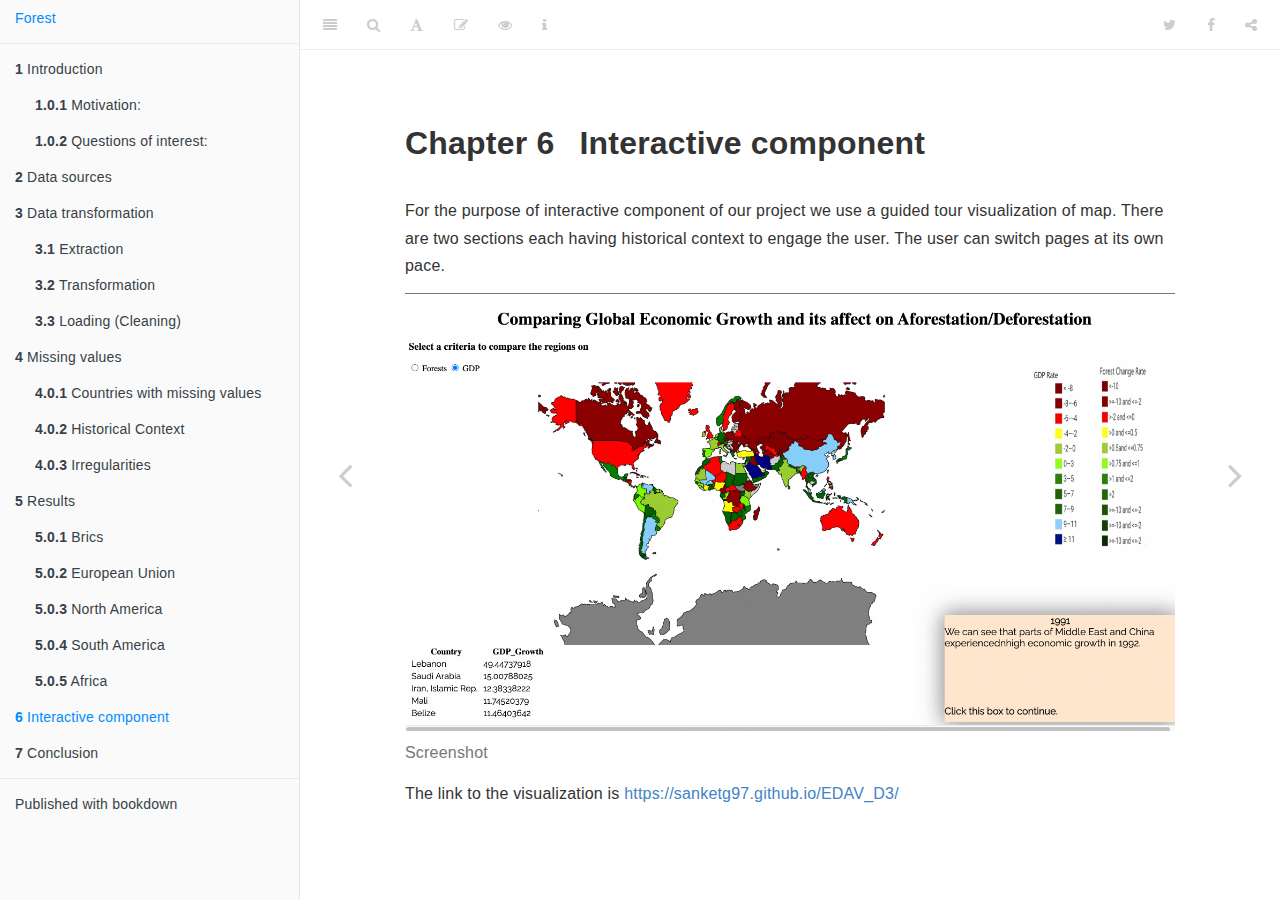
<file: docs/interactive-component.html>
<!DOCTYPE html>
<html lang="" xml:lang="">
<head>

  <meta charset="utf-8" />
  <meta http-equiv="X-UA-Compatible" content="IE=edge" />
  <title>Chapter 6 Interactive component | Forest</title>
  <meta name="description" content="Chapter 6 Interactive component | Forest" />
  <meta name="generator" content="bookdown 0.21 and GitBook 2.6.7" />

  <meta property="og:title" content="Chapter 6 Interactive component | Forest" />
  <meta property="og:type" content="book" />
  
  
  
  

  <meta name="twitter:card" content="summary" />
  <meta name="twitter:title" content="Chapter 6 Interactive component | Forest" />
  
  
  

<meta name="author" content="Mohammed Aqid Khatkhatay (mk4427) and Sanket Sunil Gokhale(sg3904)" />


<meta name="date" content="2021-04-12" />

  <meta name="viewport" content="width=device-width, initial-scale=1" />
  <meta name="apple-mobile-web-app-capable" content="yes" />
  <meta name="apple-mobile-web-app-status-bar-style" content="black" />
  
  
<link rel="prev" href="results.html"/>
<link rel="next" href="conclusion.html"/>
<script src="libs/header-attrs-2.7/header-attrs.js"></script>
<script src="libs/jquery-2.2.3/jquery.min.js"></script>
<link href="libs/gitbook-2.6.7/css/style.css" rel="stylesheet" />
<link href="libs/gitbook-2.6.7/css/plugin-table.css" rel="stylesheet" />
<link href="libs/gitbook-2.6.7/css/plugin-bookdown.css" rel="stylesheet" />
<link href="libs/gitbook-2.6.7/css/plugin-highlight.css" rel="stylesheet" />
<link href="libs/gitbook-2.6.7/css/plugin-search.css" rel="stylesheet" />
<link href="libs/gitbook-2.6.7/css/plugin-fontsettings.css" rel="stylesheet" />
<link href="libs/gitbook-2.6.7/css/plugin-clipboard.css" rel="stylesheet" />












<link rel="stylesheet" href="style.css" type="text/css" />
</head>

<body>



  <div class="book without-animation with-summary font-size-2 font-family-1" data-basepath=".">

    <div class="book-summary">
      <nav role="navigation">

<ul class="summary">
<li><a href="./">Forest</a></li>

<li class="divider"></li>
<li class="chapter" data-level="1" data-path="index.html"><a href="index.html"><i class="fa fa-check"></i><b>1</b> Introduction</a>
<ul>
<li class="chapter" data-level="1.0.1" data-path="index.html"><a href="index.html#motivation"><i class="fa fa-check"></i><b>1.0.1</b> Motivation:</a></li>
<li class="chapter" data-level="1.0.2" data-path="index.html"><a href="index.html#questions-of-interest"><i class="fa fa-check"></i><b>1.0.2</b> Questions of interest:</a></li>
</ul></li>
<li class="chapter" data-level="2" data-path="data-sources.html"><a href="data-sources.html"><i class="fa fa-check"></i><b>2</b> Data sources</a></li>
<li class="chapter" data-level="3" data-path="data-transformation.html"><a href="data-transformation.html"><i class="fa fa-check"></i><b>3</b> Data transformation</a>
<ul>
<li class="chapter" data-level="3.1" data-path="data-transformation.html"><a href="data-transformation.html#extraction"><i class="fa fa-check"></i><b>3.1</b> Extraction</a></li>
<li class="chapter" data-level="3.2" data-path="data-transformation.html"><a href="data-transformation.html#transformation"><i class="fa fa-check"></i><b>3.2</b> Transformation</a></li>
<li class="chapter" data-level="3.3" data-path="data-transformation.html"><a href="data-transformation.html#loading-cleaning"><i class="fa fa-check"></i><b>3.3</b> Loading (Cleaning)</a>
<ul>
<li class="chapter" data-level="3.3.1" data-path="data-transformation.html"><a href="data-transformation.html#loading-columns"><i class="fa fa-check"></i><b>3.3.1</b> Loading Columns</a></li>
<li class="chapter" data-level="3.3.2" data-path="data-transformation.html"><a href="data-transformation.html#alpha-3-iso-coding"><i class="fa fa-check"></i><b>3.3.2</b> Alpha-3 ISO Coding</a></li>
</ul></li>
</ul></li>
<li class="chapter" data-level="4" data-path="missing-values.html"><a href="missing-values.html"><i class="fa fa-check"></i><b>4</b> Missing values</a>
<ul>
<li class="chapter" data-level="4.0.1" data-path="missing-values.html"><a href="missing-values.html#countries-with-missing-values"><i class="fa fa-check"></i><b>4.0.1</b> Countries with missing values</a></li>
<li class="chapter" data-level="4.0.2" data-path="missing-values.html"><a href="missing-values.html#historical-context"><i class="fa fa-check"></i><b>4.0.2</b> Historical Context</a></li>
<li class="chapter" data-level="4.0.3" data-path="missing-values.html"><a href="missing-values.html#irregularities"><i class="fa fa-check"></i><b>4.0.3</b> Irregularities</a></li>
</ul></li>
<li class="chapter" data-level="5" data-path="results.html"><a href="results.html"><i class="fa fa-check"></i><b>5</b> Results</a>
<ul>
<li class="chapter" data-level="5.0.1" data-path="results.html"><a href="results.html#brics"><i class="fa fa-check"></i><b>5.0.1</b> Brics</a></li>
<li class="chapter" data-level="5.0.2" data-path="results.html"><a href="results.html#european-union"><i class="fa fa-check"></i><b>5.0.2</b> European Union</a></li>
<li class="chapter" data-level="5.0.3" data-path="results.html"><a href="results.html#north-america"><i class="fa fa-check"></i><b>5.0.3</b> North America</a></li>
<li class="chapter" data-level="5.0.4" data-path="results.html"><a href="results.html#south-america"><i class="fa fa-check"></i><b>5.0.4</b> South America</a></li>
<li class="chapter" data-level="5.0.5" data-path="results.html"><a href="results.html#africa"><i class="fa fa-check"></i><b>5.0.5</b> Africa</a></li>
</ul></li>
<li class="chapter" data-level="6" data-path="interactive-component.html"><a href="interactive-component.html"><i class="fa fa-check"></i><b>6</b> Interactive component</a></li>
<li class="chapter" data-level="7" data-path="conclusion.html"><a href="conclusion.html"><i class="fa fa-check"></i><b>7</b> Conclusion</a></li>
<li class="divider"></li>
<li><a href="https://github.com/rstudio/bookdown" target="blank">Published with bookdown</a></li>
</ul>

      </nav>
    </div>

    <div class="book-body">
      <div class="body-inner">
        <div class="book-header" role="navigation">
          <h1>
            <i class="fa fa-circle-o-notch fa-spin"></i><a href="./">Forest</a>
          </h1>
        </div>

        <div class="page-wrapper" tabindex="-1" role="main">
          <div class="page-inner">

            <section class="normal" id="section-">
<div id="interactive-component" class="section level1" number="6">
<h1><span class="header-section-number">Chapter 6</span> Interactive component</h1>
<p>For the purpose of interactive component of our project we use a guided tour visualization of map. There are two sections each having historical context to engage the user. The user can switch pages at its own pace.</p>
<div class="figure">
<img src="images/screenshot_interactive.png" alt="" />
<p class="caption">Screenshot</p>
</div>
<p>The link to the visualization is <a href="https://sanketg97.github.io/EDAV_D3/" class="uri">https://sanketg97.github.io/EDAV_D3/</a></p>

</div>
            </section>

          </div>
        </div>
      </div>
<a href="results.html" class="navigation navigation-prev " aria-label="Previous page"><i class="fa fa-angle-left"></i></a>
<a href="conclusion.html" class="navigation navigation-next " aria-label="Next page"><i class="fa fa-angle-right"></i></a>
    </div>
  </div>
<script src="libs/gitbook-2.6.7/js/app.min.js"></script>
<script src="libs/gitbook-2.6.7/js/lunr.js"></script>
<script src="libs/gitbook-2.6.7/js/clipboard.min.js"></script>
<script src="libs/gitbook-2.6.7/js/plugin-search.js"></script>
<script src="libs/gitbook-2.6.7/js/plugin-sharing.js"></script>
<script src="libs/gitbook-2.6.7/js/plugin-fontsettings.js"></script>
<script src="libs/gitbook-2.6.7/js/plugin-bookdown.js"></script>
<script src="libs/gitbook-2.6.7/js/jquery.highlight.js"></script>
<script src="libs/gitbook-2.6.7/js/plugin-clipboard.js"></script>
<script>
gitbook.require(["gitbook"], function(gitbook) {
gitbook.start({
"sharing": {
"github": false,
"facebook": true,
"twitter": true,
"linkedin": false,
"weibo": false,
"instapaper": false,
"vk": false,
"all": ["facebook", "twitter", "linkedin", "weibo", "instapaper"]
},
"fontsettings": {
"theme": "white",
"family": "sans",
"size": 2
},
"edit": {
"link": "https://github.com/aqid98/Forest_EDAV/edit/main/06-interactive.Rmd",
"text": "Edit"
},
"history": {
"link": null,
"text": null
},
"view": {
"link": "https://github.com/aqid98/Forest_EDAV/blob/main/06-interactive.Rmd",
"text": null
},
"download": null,
"toc": {
"collapse": "subsection"
}
});
});
</script>

</body>

</html>
</file>
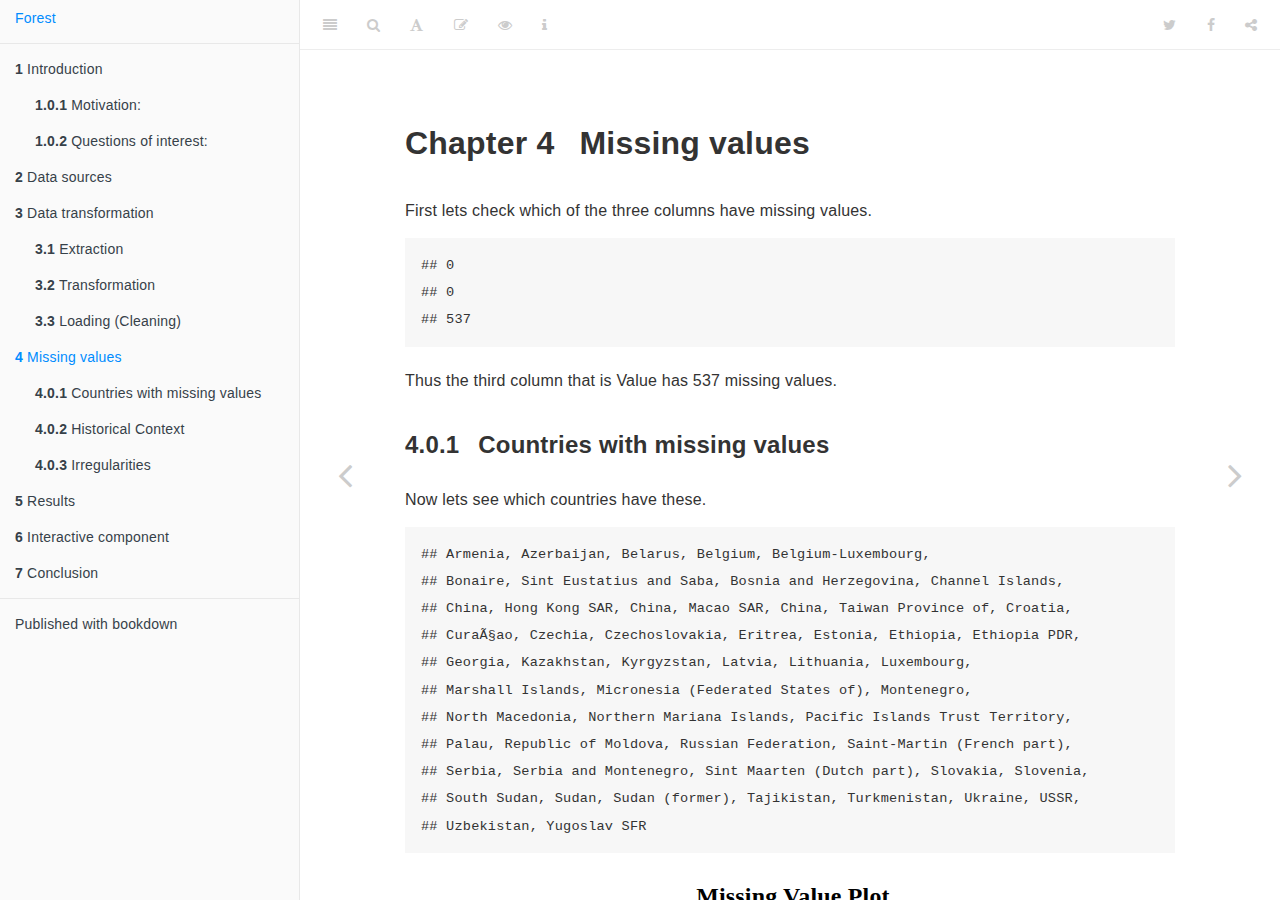
<file: docs/missing-values.html>
<!DOCTYPE html>
<html lang="" xml:lang="">
<head>

  <meta charset="utf-8" />
  <meta http-equiv="X-UA-Compatible" content="IE=edge" />
  <title>Chapter 4 Missing values | Forest</title>
  <meta name="description" content="Chapter 4 Missing values | Forest" />
  <meta name="generator" content="bookdown 0.21 and GitBook 2.6.7" />

  <meta property="og:title" content="Chapter 4 Missing values | Forest" />
  <meta property="og:type" content="book" />
  
  
  
  

  <meta name="twitter:card" content="summary" />
  <meta name="twitter:title" content="Chapter 4 Missing values | Forest" />
  
  
  

<meta name="author" content="Mohammed Aqid Khatkhatay (mk4427) and Sanket Gokhale(sg3904)" />


<meta name="date" content="2021-04-12" />

  <meta name="viewport" content="width=device-width, initial-scale=1" />
  <meta name="apple-mobile-web-app-capable" content="yes" />
  <meta name="apple-mobile-web-app-status-bar-style" content="black" />
  
  
<link rel="prev" href="data-transformation.html"/>
<link rel="next" href="results.html"/>
<script src="libs/header-attrs-2.7/header-attrs.js"></script>
<script src="libs/jquery-3.5.1/jquery.min.js"></script>
<link href="libs/gitbook-2.6.7/css/style.css" rel="stylesheet" />
<link href="libs/gitbook-2.6.7/css/plugin-table.css" rel="stylesheet" />
<link href="libs/gitbook-2.6.7/css/plugin-bookdown.css" rel="stylesheet" />
<link href="libs/gitbook-2.6.7/css/plugin-highlight.css" rel="stylesheet" />
<link href="libs/gitbook-2.6.7/css/plugin-search.css" rel="stylesheet" />
<link href="libs/gitbook-2.6.7/css/plugin-fontsettings.css" rel="stylesheet" />
<link href="libs/gitbook-2.6.7/css/plugin-clipboard.css" rel="stylesheet" />









<script src="libs/htmlwidgets-1.5.3/htmlwidgets.js"></script>
<script src="libs/plotly-binding-4.9.3/plotly.js"></script>
<script src="libs/typedarray-0.1/typedarray.min.js"></script>
<link href="libs/crosstalk-1.1.1/css/crosstalk.css" rel="stylesheet" />
<script src="libs/crosstalk-1.1.1/js/crosstalk.min.js"></script>
<link href="libs/plotly-htmlwidgets-css-1.57.1/plotly-htmlwidgets.css" rel="stylesheet" />
<script src="libs/plotly-main-1.57.1/plotly-latest.min.js"></script>



<link rel="stylesheet" href="style.css" type="text/css" />
</head>

<body>



  <div class="book without-animation with-summary font-size-2 font-family-1" data-basepath=".">

    <div class="book-summary">
      <nav role="navigation">

<ul class="summary">
<li><a href="./">Forest</a></li>

<li class="divider"></li>
<li class="chapter" data-level="1" data-path="index.html"><a href="index.html"><i class="fa fa-check"></i><b>1</b> Introduction</a>
<ul>
<li class="chapter" data-level="1.0.1" data-path="index.html"><a href="index.html#motivation"><i class="fa fa-check"></i><b>1.0.1</b> Motivation:</a></li>
<li class="chapter" data-level="1.0.2" data-path="index.html"><a href="index.html#questions-of-interest"><i class="fa fa-check"></i><b>1.0.2</b> Questions of interest:</a></li>
</ul></li>
<li class="chapter" data-level="2" data-path="data-sources.html"><a href="data-sources.html"><i class="fa fa-check"></i><b>2</b> Data sources</a></li>
<li class="chapter" data-level="3" data-path="data-transformation.html"><a href="data-transformation.html"><i class="fa fa-check"></i><b>3</b> Data transformation</a>
<ul>
<li class="chapter" data-level="3.1" data-path="data-transformation.html"><a href="data-transformation.html#extraction"><i class="fa fa-check"></i><b>3.1</b> Extraction</a></li>
<li class="chapter" data-level="3.2" data-path="data-transformation.html"><a href="data-transformation.html#transformation"><i class="fa fa-check"></i><b>3.2</b> Transformation</a></li>
<li class="chapter" data-level="3.3" data-path="data-transformation.html"><a href="data-transformation.html#loading-cleaning"><i class="fa fa-check"></i><b>3.3</b> Loading (Cleaning)</a>
<ul>
<li class="chapter" data-level="3.3.1" data-path="data-transformation.html"><a href="data-transformation.html#loading-columns"><i class="fa fa-check"></i><b>3.3.1</b> Loading Columns</a></li>
<li class="chapter" data-level="3.3.2" data-path="data-transformation.html"><a href="data-transformation.html#alpha-3-iso-coding"><i class="fa fa-check"></i><b>3.3.2</b> Alpha-3 ISO Coding</a></li>
</ul></li>
</ul></li>
<li class="chapter" data-level="4" data-path="missing-values.html"><a href="missing-values.html"><i class="fa fa-check"></i><b>4</b> Missing values</a>
<ul>
<li class="chapter" data-level="4.0.1" data-path="missing-values.html"><a href="missing-values.html#countries-with-missing-values"><i class="fa fa-check"></i><b>4.0.1</b> Countries with missing values</a></li>
<li class="chapter" data-level="4.0.2" data-path="missing-values.html"><a href="missing-values.html#historical-context"><i class="fa fa-check"></i><b>4.0.2</b> Historical Context</a></li>
<li class="chapter" data-level="4.0.3" data-path="missing-values.html"><a href="missing-values.html#irregularities"><i class="fa fa-check"></i><b>4.0.3</b> Irregularities</a></li>
</ul></li>
<li class="chapter" data-level="5" data-path="results.html"><a href="results.html"><i class="fa fa-check"></i><b>5</b> Results</a></li>
<li class="chapter" data-level="6" data-path="interactive-component.html"><a href="interactive-component.html"><i class="fa fa-check"></i><b>6</b> Interactive component</a></li>
<li class="chapter" data-level="7" data-path="conclusion.html"><a href="conclusion.html"><i class="fa fa-check"></i><b>7</b> Conclusion</a></li>
<li class="divider"></li>
<li><a href="https://github.com/rstudio/bookdown" target="blank">Published with bookdown</a></li>
</ul>

      </nav>
    </div>

    <div class="book-body">
      <div class="body-inner">
        <div class="book-header" role="navigation">
          <h1>
            <i class="fa fa-circle-o-notch fa-spin"></i><a href="./">Forest</a>
          </h1>
        </div>

        <div class="page-wrapper" tabindex="-1" role="main">
          <div class="page-inner">

            <section class="normal" id="section-">
<div id="missing-values" class="section level1" number="4">
<h1><span class="header-section-number">Chapter 4</span> Missing values</h1>
<p>First lets check which of the three columns have missing values.</p>
<pre><code>## 0
## 0
## 537</code></pre>
<p>Thus the third column that is Value has 537 missing values.</p>
<div id="countries-with-missing-values" class="section level3" number="4.0.1">
<h3><span class="header-section-number">4.0.1</span> Countries with missing values</h3>
<p>Now lets see which countries have these.</p>
<pre><code>## Armenia, Azerbaijan, Belarus, Belgium, Belgium-Luxembourg, 
## Bonaire, Sint Eustatius and Saba, Bosnia and Herzegovina, Channel Islands, 
## China, Hong Kong SAR, China, Macao SAR, China, Taiwan Province of, Croatia, 
## CuraÃ§ao, Czechia, Czechoslovakia, Eritrea, Estonia, Ethiopia, Ethiopia PDR, 
## Georgia, Kazakhstan, Kyrgyzstan, Latvia, Lithuania, Luxembourg, 
## Marshall Islands, Micronesia (Federated States of), Montenegro, 
## North Macedonia, Northern Mariana Islands, Pacific Islands Trust Territory, 
## Palau, Republic of Moldova, Russian Federation, Saint-Martin (French part), 
## Serbia, Serbia and Montenegro, Sint Maarten (Dutch part), Slovakia, Slovenia, 
## South Sudan, Sudan, Sudan (former), Tajikistan, Turkmenistan, Ukraine, USSR, 
## Uzbekistan, Yugoslav SFR</code></pre>
<div id="htmlwidget-a160591513cae9c5f5d4" style="width:672px;height:1440px;" class="plotly html-widget"></div>
<script type="application/json" data-for="htmlwidget-a160591513cae9c5f5d4">{"x":{"data":[{"x":[13,14,1,2,1,1,5,30,4,18,1,21,6,1,11,1,24,11,4,30,19,30,1,1,14,2,1,1,2,30,11,3,6,12,10,10,6,6,1,1,6,1,8,17,19,1,14,30,11,11,1,11,1,9,12,6,21,3,1,8,29,23,30,1,12,11,1,22,1,5,15,5,1],"y":[53,54,1,22,2,3,29,68,27,59,4,62,32,5,43,6,66,44,28,69,60,70,7,8,55,23,9,10,24,71,45,25,33,50,41,42,34,35,11,12,36,13,38,58,61,14,56,72,46,47,15,48,16,40,51,37,63,26,17,39,67,65,73,18,52,49,19,64,20,30,57,31,21],"text":["n: 13<br />reorder(ï..Country, n): Afghanistan","n: 14<br />reorder(ï..Country, n): American Samoa","n:  1<br />reorder(ï..Country, n): Armenia","n:  2<br />reorder(ï..Country, n): Aruba","n:  1<br />reorder(ï..Country, n): Azerbaijan","n:  1<br />reorder(ï..Country, n): Belarus","n:  5<br />reorder(ï..Country, n): Bosnia and Herzegovina","n: 30<br />reorder(ï..Country, n): British Virgin Islands","n:  4<br />reorder(ï..Country, n): Cambodia","n: 18<br />reorder(ï..Country, n): Cayman Islands","n:  1<br />reorder(ï..Country, n): Central Europe and the Baltics","n: 21<br />reorder(ï..Country, n): Channel Islands","n:  6<br />reorder(ï..Country, n): Croatia","n:  1<br />reorder(ï..Country, n): Cuba","n: 11<br />reorder(ï..Country, n): Curacao","n:  1<br />reorder(ï..Country, n): Czech Republic","n: 24<br />reorder(ï..Country, n): Djibouti","n: 11<br />reorder(ï..Country, n): Eritrea","n:  4<br />reorder(ï..Country, n): Estonia","n: 30<br />reorder(ï..Country, n): Faroe Islands","n: 19<br />reorder(ï..Country, n): French Polynesia","n: 30<br />reorder(ï..Country, n): Gibraltar","n:  1<br />reorder(ï..Country, n): Greece","n:  1<br />reorder(ï..Country, n): Greenland","n: 14<br />reorder(ï..Country, n): Guam","n:  2<br />reorder(ï..Country, n): Hungary","n:  1<br />reorder(ï..Country, n): Isle of Man","n:  1<br />reorder(ï..Country, n): Kazakhstan","n:  2<br />reorder(ï..Country, n): Kiribati","n: 30<br />reorder(ï..Country, n): Korea, Dem. Peopleâ€™s Rep.","n: 11<br />reorder(ï..Country, n): Kosovo","n:  3<br />reorder(ï..Country, n): Kuwait","n:  6<br />reorder(ï..Country, n): Latvia","n: 12<br />reorder(ï..Country, n): Liberia","n: 10<br />reorder(ï..Country, n): Libya","n: 10<br />reorder(ï..Country, n): Liechtenstein","n:  6<br />reorder(ï..Country, n): Lithuania","n:  6<br />reorder(ï..Country, n): Maldives","n:  1<br />reorder(ï..Country, n): Marshall Islands","n:  1<br />reorder(ï..Country, n): Micronesia, Fed. Sts.","n:  6<br />reorder(ï..Country, n): Moldova","n:  1<br />reorder(ï..Country, n): Monaco","n:  8<br />reorder(ï..Country, n): Montenegro","n: 17<br />reorder(ï..Country, n): Nauru","n: 19<br />reorder(ï..Country, n): New Caledonia","n:  1<br />reorder(ï..Country, n): North Macedonia","n: 14<br />reorder(ï..Country, n): Northern Mariana Islands","n: 30<br />reorder(ï..Country, n): Not classified","n: 11<br />reorder(ï..Country, n): Other small states","n: 11<br />reorder(ï..Country, n): Palau","n:  1<br />reorder(ï..Country, n): Poland","n: 11<br />reorder(ï..Country, n): Qatar","n:  1<br />reorder(ï..Country, n): Romania","n:  9<br />reorder(ï..Country, n): San Marino","n: 12<br />reorder(ï..Country, n): Sao Tome and Principe","n:  6<br />reorder(ï..Country, n): Serbia","n: 21<br />reorder(ï..Country, n): Sint Maarten (Dutch part)","n:  3<br />reorder(ï..Country, n): Slovak Republic","n:  1<br />reorder(ï..Country, n): Slovenia","n:  8<br />reorder(ï..Country, n): Small states","n: 29<br />reorder(ï..Country, n): Somalia","n: 23<br />reorder(ï..Country, n): South Sudan","n: 30<br />reorder(ï..Country, n): St. Martin (French part)","n:  1<br />reorder(ï..Country, n): Suriname","n: 12<br />reorder(ï..Country, n): Syrian Arab Republic","n: 11<br />reorder(ï..Country, n): Timor-Leste","n:  1<br />reorder(ï..Country, n): Turkmenistan","n: 22<br />reorder(ï..Country, n): Turks and Caicos Islands","n:  1<br />reorder(ï..Country, n): Tuvalu","n:  5<br />reorder(ï..Country, n): Venezuela, RB","n: 15<br />reorder(ï..Country, n): Virgin Islands (U.S.)","n:  5<br />reorder(ï..Country, n): West Bank and Gaza","n:  1<br />reorder(ï..Country, n): Yemen, Rep."],"type":"scatter","mode":"markers","marker":{"autocolorscale":false,"color":"rgba(0,0,0,1)","opacity":1,"size":11.3385826771654,"symbol":"circle","line":{"width":1.88976377952756,"color":"rgba(0,0,0,1)"}},"hoveron":"points","showlegend":false,"xaxis":"x","yaxis":"y","hoverinfo":"text","frame":null}],"layout":{"margin":{"t":58.5072644250726,"r":39.8505603985056,"b":49.6471564964716,"l":284.765462847655},"font":{"color":"rgba(0,0,0,1)","family":"Arial Narrow","size":15.2760481527605},"title":{"text":"<b> Missing Value Plot <\/b>","font":{"color":"rgba(0,0,0,1)","family":"Arial Narrow","size":23.9103362391034},"x":0,"xref":"paper"},"xaxis":{"domain":[0,1],"automargin":true,"type":"linear","autorange":false,"range":[-0.45,31.45],"tickmode":"array","ticktext":["0","10","20","30"],"tickvals":[0,10,20,30],"categoryorder":"array","categoryarray":["0","10","20","30"],"nticks":null,"ticks":"","tickcolor":null,"ticklen":3.81901203819012,"tickwidth":0,"showticklabels":true,"tickfont":{"color":"rgba(77,77,77,1)","family":"Arial Narrow","size":15.2760481527605},"tickangle":-0,"showline":false,"linecolor":null,"linewidth":0,"showgrid":false,"gridcolor":null,"gridwidth":0,"zeroline":false,"anchor":"y","title":{"text":"Number of Missing Values","font":{"color":"rgba(0,0,0,1)","family":"Arial Narrow","size":11.9551681195517}},"hoverformat":".2f"},"yaxis":{"domain":[0,1],"automargin":true,"type":"linear","autorange":false,"range":[0.4,73.6],"tickmode":"array","ticktext":["Armenia","Azerbaijan","Belarus","Central Europe and the Baltics","Cuba","Czech Republic","Greece","Greenland","Isle of Man","Kazakhstan","Marshall Islands","Micronesia, Fed. Sts.","Monaco","North Macedonia","Poland","Romania","Slovenia","Suriname","Turkmenistan","Tuvalu","Yemen, Rep.","Aruba","Hungary","Kiribati","Kuwait","Slovak Republic","Cambodia","Estonia","Bosnia and Herzegovina","Venezuela, RB","West Bank and Gaza","Croatia","Latvia","Lithuania","Maldives","Moldova","Serbia","Montenegro","Small states","San Marino","Libya","Liechtenstein","Curacao","Eritrea","Kosovo","Other small states","Palau","Qatar","Timor-Leste","Liberia","Sao Tome and Principe","Syrian Arab Republic","Afghanistan","American Samoa","Guam","Northern Mariana Islands","Virgin Islands (U.S.)","Nauru","Cayman Islands","French Polynesia","New Caledonia","Channel Islands","Sint Maarten (Dutch part)","Turks and Caicos Islands","South Sudan","Djibouti","Somalia","British Virgin Islands","Faroe Islands","Gibraltar","Korea, Dem. Peopleâ€™s Rep.","Not classified","St. Martin (French part)"],"tickvals":[1,2,3,4,5,6,7,8,9,10,11,12,13,14,15,16,17,18,19,20,21,22,23,24,25,26,27,28,29,30,31,32,33,34,35,36,37,38,39,40,41,42,43,44,45,46,47,48,49,50,51,52,53,54,55,56,57,58,59,60,61,62,63,64,65,66,67,68,69,70,71,72,73],"categoryorder":"array","categoryarray":["Armenia","Azerbaijan","Belarus","Central Europe and the Baltics","Cuba","Czech Republic","Greece","Greenland","Isle of Man","Kazakhstan","Marshall Islands","Micronesia, Fed. Sts.","Monaco","North Macedonia","Poland","Romania","Slovenia","Suriname","Turkmenistan","Tuvalu","Yemen, Rep.","Aruba","Hungary","Kiribati","Kuwait","Slovak Republic","Cambodia","Estonia","Bosnia and Herzegovina","Venezuela, RB","West Bank and Gaza","Croatia","Latvia","Lithuania","Maldives","Moldova","Serbia","Montenegro","Small states","San Marino","Libya","Liechtenstein","Curacao","Eritrea","Kosovo","Other small states","Palau","Qatar","Timor-Leste","Liberia","Sao Tome and Principe","Syrian Arab Republic","Afghanistan","American Samoa","Guam","Northern Mariana Islands","Virgin Islands (U.S.)","Nauru","Cayman Islands","French Polynesia","New Caledonia","Channel Islands","Sint Maarten (Dutch part)","Turks and Caicos Islands","South Sudan","Djibouti","Somalia","British Virgin Islands","Faroe Islands","Gibraltar","Korea, Dem. Peopleâ€™s Rep.","Not classified","St. Martin (French part)"],"nticks":null,"ticks":"","tickcolor":null,"ticklen":3.81901203819012,"tickwidth":0,"showticklabels":true,"tickfont":{"color":"rgba(77,77,77,1)","family":"Arial Narrow","size":15.2760481527605},"tickangle":-0,"showline":false,"linecolor":null,"linewidth":0,"showgrid":true,"gridcolor":"rgba(100,149,237,1)","gridwidth":0.265670402656704,"zeroline":false,"anchor":"x","title":{"text":"Country","font":{"color":"rgba(0,0,0,1)","family":"Arial Narrow","size":11.9551681195517}},"hoverformat":".2f"},"shapes":[{"type":"rect","fillcolor":null,"line":{"color":null,"width":0,"linetype":[]},"yref":"paper","xref":"paper","x0":0,"x1":1,"y0":0,"y1":1}],"showlegend":false,"legend":{"bgcolor":null,"bordercolor":null,"borderwidth":0,"font":{"color":"rgba(0,0,0,1)","family":"Arial Narrow","size":12.2208385222084}},"hovermode":"closest","barmode":"relative"},"config":{"doubleClick":"reset","showSendToCloud":false},"source":"A","attrs":{"490c7a9052a0":{"x":{},"y":{},"type":"scatter"}},"cur_data":"490c7a9052a0","visdat":{"490c7a9052a0":["function (y) ","x"]},"highlight":{"on":"plotly_click","persistent":false,"dynamic":false,"selectize":false,"opacityDim":0.2,"selected":{"opacity":1},"debounce":0},"shinyEvents":["plotly_hover","plotly_click","plotly_selected","plotly_relayout","plotly_brushed","plotly_brushing","plotly_clickannotation","plotly_doubleclick","plotly_deselect","plotly_afterplot","plotly_sunburstclick"],"base_url":"https://plot.ly"},"evals":[],"jsHooks":[]}</script>
</div>
<div id="historical-context" class="section level3" number="4.0.2">
<h3><span class="header-section-number">4.0.2</span> Historical Context</h3>
<p>Now comes the historical context to these missing values.</p>
<blockquote>
<ol style="list-style-type: decimal">
<li>Countries such as Armenia, Azerbaijan came into existence in 1991 so have data missing for 1991.<br />
</li>
<li>Similarly the Soviet Union broke into 15 sovereign states. All 15 of which are in the above list.<br />
</li>
<li>Other countries also follow the same logic. South Sudan came into existence in 2011. For the time being we shall delete these countries as they don’t affect our comparisons much.  </li>
<li>Even countries which broke into two separate countries have missing values for one of them.<br />
</li>
<li>Countries which get annexed by other countries will also show an increase or decrease in overall forest land. For instance Israel keeps annexing some Palestine territory in the West Bank every 2 years or so or the Russian annexation of Crimea in 2014.<br />
</li>
</ol>
</blockquote>
</div>
<div id="irregularities" class="section level3" number="4.0.3">
<h3><span class="header-section-number">4.0.3</span> Irregularities</h3>
<p>Countries such as Kuwait record their forest land area change every 5 years while other countries record it annually. This leads to a few missing values. In order to deal with these we take the most recent values for these years. This allows us to deal with the change in forest area efficiently. As change is 0 in such cases we can keep these countries aside and focus on those with a high rate of deforestation.</p>

</div>
</div>
            </section>

          </div>
        </div>
      </div>
<a href="data-transformation.html" class="navigation navigation-prev " aria-label="Previous page"><i class="fa fa-angle-left"></i></a>
<a href="results.html" class="navigation navigation-next " aria-label="Next page"><i class="fa fa-angle-right"></i></a>
    </div>
  </div>
<script src="libs/gitbook-2.6.7/js/app.min.js"></script>
<script src="libs/gitbook-2.6.7/js/lunr.js"></script>
<script src="libs/gitbook-2.6.7/js/clipboard.min.js"></script>
<script src="libs/gitbook-2.6.7/js/plugin-search.js"></script>
<script src="libs/gitbook-2.6.7/js/plugin-sharing.js"></script>
<script src="libs/gitbook-2.6.7/js/plugin-fontsettings.js"></script>
<script src="libs/gitbook-2.6.7/js/plugin-bookdown.js"></script>
<script src="libs/gitbook-2.6.7/js/jquery.highlight.js"></script>
<script src="libs/gitbook-2.6.7/js/plugin-clipboard.js"></script>
<script>
gitbook.require(["gitbook"], function(gitbook) {
gitbook.start({
"sharing": {
"github": false,
"facebook": true,
"twitter": true,
"linkedin": false,
"weibo": false,
"instapaper": false,
"vk": false,
"all": ["facebook", "twitter", "linkedin", "weibo", "instapaper"]
},
"fontsettings": {
"theme": "white",
"family": "sans",
"size": 2
},
"edit": {
"link": "https://github.com/aqid98/Forest_EDAV/edit/main/04-missing.Rmd",
"text": "Edit"
},
"history": {
"link": null,
"text": null
},
"view": {
"link": "https://github.com/aqid98/Forest_EDAV/blob/main/04-missing.Rmd",
"text": null
},
"download": null,
"toc": {
"collapse": "subsection"
}
});
});
</script>

</body>

</html>
</file>
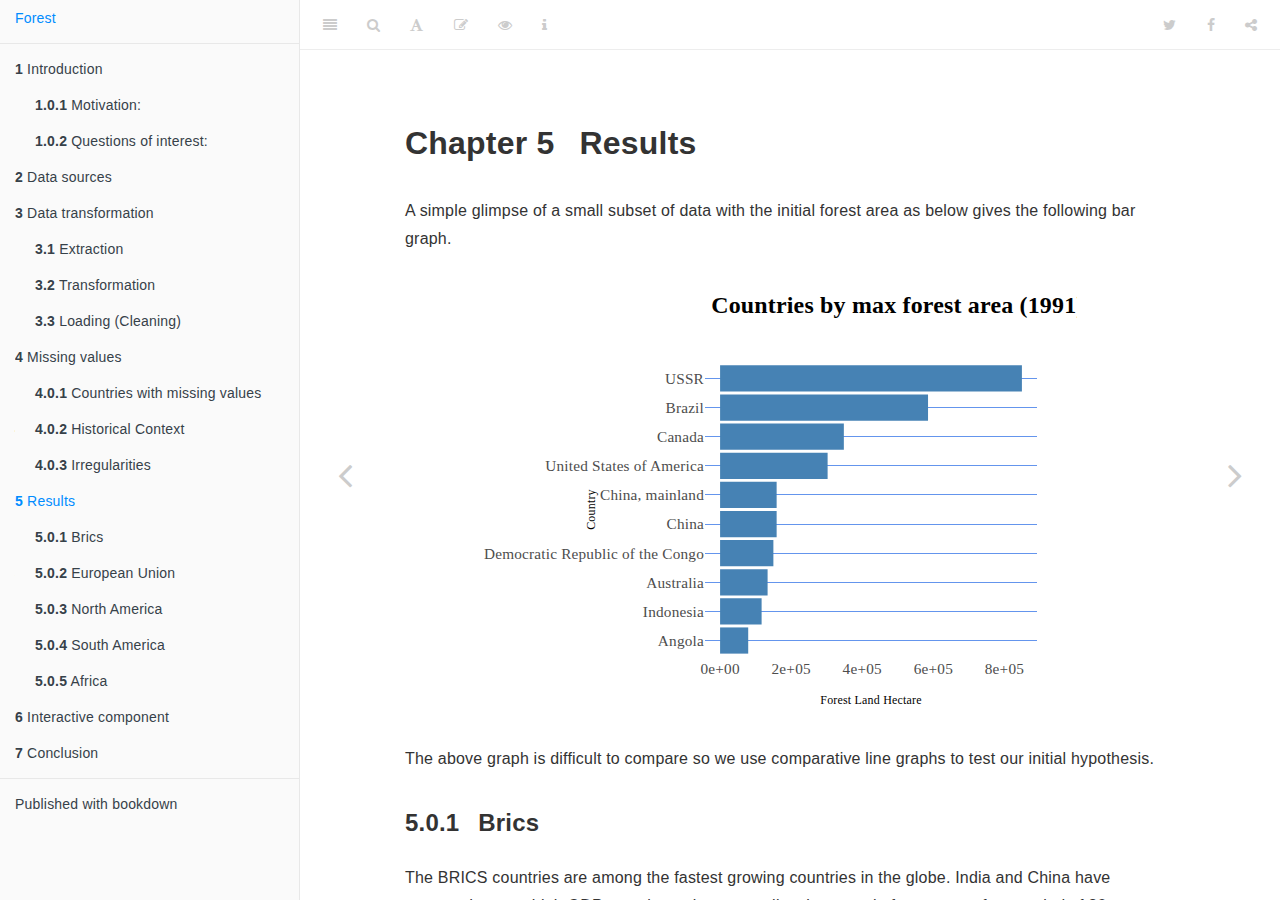
<file: docs/results.html>
<!DOCTYPE html>
<html lang="" xml:lang="">
<head>

  <meta charset="utf-8" />
  <meta http-equiv="X-UA-Compatible" content="IE=edge" />
  <title>Chapter 5 Results | Forest</title>
  <meta name="description" content="Chapter 5 Results | Forest" />
  <meta name="generator" content="bookdown 0.21 and GitBook 2.6.7" />

  <meta property="og:title" content="Chapter 5 Results | Forest" />
  <meta property="og:type" content="book" />
  
  
  
  

  <meta name="twitter:card" content="summary" />
  <meta name="twitter:title" content="Chapter 5 Results | Forest" />
  
  
  

<meta name="author" content="Mohammed Aqid Khatkhatay (mk4427) and Sanket Gokhale(sg3904)" />


<meta name="date" content="2021-04-12" />

  <meta name="viewport" content="width=device-width, initial-scale=1" />
  <meta name="apple-mobile-web-app-capable" content="yes" />
  <meta name="apple-mobile-web-app-status-bar-style" content="black" />
  
  
<link rel="prev" href="missing-values.html"/>
<link rel="next" href="interactive-component.html"/>
<script src="libs/header-attrs-2.7/header-attrs.js"></script>
<script src="libs/jquery-3.5.1/jquery.min.js"></script>
<link href="libs/gitbook-2.6.7/css/style.css" rel="stylesheet" />
<link href="libs/gitbook-2.6.7/css/plugin-table.css" rel="stylesheet" />
<link href="libs/gitbook-2.6.7/css/plugin-bookdown.css" rel="stylesheet" />
<link href="libs/gitbook-2.6.7/css/plugin-highlight.css" rel="stylesheet" />
<link href="libs/gitbook-2.6.7/css/plugin-search.css" rel="stylesheet" />
<link href="libs/gitbook-2.6.7/css/plugin-fontsettings.css" rel="stylesheet" />
<link href="libs/gitbook-2.6.7/css/plugin-clipboard.css" rel="stylesheet" />









<script src="libs/htmlwidgets-1.5.3/htmlwidgets.js"></script>
<script src="libs/plotly-binding-4.9.3/plotly.js"></script>
<script src="libs/typedarray-0.1/typedarray.min.js"></script>
<link href="libs/crosstalk-1.1.1/css/crosstalk.css" rel="stylesheet" />
<script src="libs/crosstalk-1.1.1/js/crosstalk.min.js"></script>
<link href="libs/plotly-htmlwidgets-css-1.57.1/plotly-htmlwidgets.css" rel="stylesheet" />
<script src="libs/plotly-main-1.57.1/plotly-latest.min.js"></script>



<link rel="stylesheet" href="style.css" type="text/css" />
</head>

<body>



  <div class="book without-animation with-summary font-size-2 font-family-1" data-basepath=".">

    <div class="book-summary">
      <nav role="navigation">

<ul class="summary">
<li><a href="./">Forest</a></li>

<li class="divider"></li>
<li class="chapter" data-level="1" data-path="index.html"><a href="index.html"><i class="fa fa-check"></i><b>1</b> Introduction</a>
<ul>
<li class="chapter" data-level="1.0.1" data-path="index.html"><a href="index.html#motivation"><i class="fa fa-check"></i><b>1.0.1</b> Motivation:</a></li>
<li class="chapter" data-level="1.0.2" data-path="index.html"><a href="index.html#questions-of-interest"><i class="fa fa-check"></i><b>1.0.2</b> Questions of interest:</a></li>
</ul></li>
<li class="chapter" data-level="2" data-path="data-sources.html"><a href="data-sources.html"><i class="fa fa-check"></i><b>2</b> Data sources</a></li>
<li class="chapter" data-level="3" data-path="data-transformation.html"><a href="data-transformation.html"><i class="fa fa-check"></i><b>3</b> Data transformation</a>
<ul>
<li class="chapter" data-level="3.1" data-path="data-transformation.html"><a href="data-transformation.html#extraction"><i class="fa fa-check"></i><b>3.1</b> Extraction</a></li>
<li class="chapter" data-level="3.2" data-path="data-transformation.html"><a href="data-transformation.html#transformation"><i class="fa fa-check"></i><b>3.2</b> Transformation</a></li>
<li class="chapter" data-level="3.3" data-path="data-transformation.html"><a href="data-transformation.html#loading-cleaning"><i class="fa fa-check"></i><b>3.3</b> Loading (Cleaning)</a>
<ul>
<li class="chapter" data-level="3.3.1" data-path="data-transformation.html"><a href="data-transformation.html#loading-columns"><i class="fa fa-check"></i><b>3.3.1</b> Loading Columns</a></li>
<li class="chapter" data-level="3.3.2" data-path="data-transformation.html"><a href="data-transformation.html#alpha-3-iso-coding"><i class="fa fa-check"></i><b>3.3.2</b> Alpha-3 ISO Coding</a></li>
</ul></li>
</ul></li>
<li class="chapter" data-level="4" data-path="missing-values.html"><a href="missing-values.html"><i class="fa fa-check"></i><b>4</b> Missing values</a>
<ul>
<li class="chapter" data-level="4.0.1" data-path="missing-values.html"><a href="missing-values.html#countries-with-missing-values"><i class="fa fa-check"></i><b>4.0.1</b> Countries with missing values</a></li>
<li class="chapter" data-level="4.0.2" data-path="missing-values.html"><a href="missing-values.html#historical-context"><i class="fa fa-check"></i><b>4.0.2</b> Historical Context</a></li>
<li class="chapter" data-level="4.0.3" data-path="missing-values.html"><a href="missing-values.html#irregularities"><i class="fa fa-check"></i><b>4.0.3</b> Irregularities</a></li>
</ul></li>
<li class="chapter" data-level="5" data-path="results.html"><a href="results.html"><i class="fa fa-check"></i><b>5</b> Results</a>
<ul>
<li class="chapter" data-level="5.0.1" data-path="results.html"><a href="results.html#brics"><i class="fa fa-check"></i><b>5.0.1</b> Brics</a></li>
<li class="chapter" data-level="5.0.2" data-path="results.html"><a href="results.html#european-union"><i class="fa fa-check"></i><b>5.0.2</b> European Union</a></li>
<li class="chapter" data-level="5.0.3" data-path="results.html"><a href="results.html#north-america"><i class="fa fa-check"></i><b>5.0.3</b> North America</a></li>
<li class="chapter" data-level="5.0.4" data-path="results.html"><a href="results.html#south-america"><i class="fa fa-check"></i><b>5.0.4</b> South America</a></li>
<li class="chapter" data-level="5.0.5" data-path="results.html"><a href="results.html#africa"><i class="fa fa-check"></i><b>5.0.5</b> Africa</a></li>
</ul></li>
<li class="chapter" data-level="6" data-path="interactive-component.html"><a href="interactive-component.html"><i class="fa fa-check"></i><b>6</b> Interactive component</a></li>
<li class="chapter" data-level="7" data-path="conclusion.html"><a href="conclusion.html"><i class="fa fa-check"></i><b>7</b> Conclusion</a></li>
<li class="divider"></li>
<li><a href="https://github.com/rstudio/bookdown" target="blank">Published with bookdown</a></li>
</ul>

      </nav>
    </div>

    <div class="book-body">
      <div class="body-inner">
        <div class="book-header" role="navigation">
          <h1>
            <i class="fa fa-circle-o-notch fa-spin"></i><a href="./">Forest</a>
          </h1>
        </div>

        <div class="page-wrapper" tabindex="-1" role="main">
          <div class="page-inner">

            <section class="normal" id="section-">
<div id="results" class="section level1" number="5">
<h1><span class="header-section-number">Chapter 5</span> Results</h1>
<p>A simple glimpse of a small subset of data with the initial forest area as below gives the following bar graph.</p>
<div id="htmlwidget-17e89058804872248896" style="width:672px;height:480px;" class="plotly html-widget"></div>
<script type="application/json" data-for="htmlwidget-17e89058804872248896">{"x":{"data":[{"orientation":"v","width":[849242.4605,585117.06,348225.834,302558.6,159126.586,159126.586,149956,133675.39,116818.5,79107.363],"base":[9.55,8.55,7.55,6.55,4.55,5.55,3.55,2.55,1.55,0.55],"x":[424621.23025,292558.53,174112.917,151279.3,79563.293,79563.293,74978,66837.695,58409.25,39553.6815],"y":[0.899999999999999,0.899999999999999,0.899999999999999,0.9,0.9,0.9,0.9,0.9,0.9,0.9],"text":["Value: 849242.46<br />reorder(Country, Value): 0.9","Value: 585117.06<br />reorder(Country, Value): 0.9","Value: 348225.83<br />reorder(Country, Value): 0.9","Value: 302558.60<br />reorder(Country, Value): 0.9","Value: 159126.59<br />reorder(Country, Value): 0.9","Value: 159126.59<br />reorder(Country, Value): 0.9","Value: 149956.00<br />reorder(Country, Value): 0.9","Value: 133675.39<br />reorder(Country, Value): 0.9","Value: 116818.50<br />reorder(Country, Value): 0.9","Value:  79107.36<br />reorder(Country, Value): 0.9"],"type":"bar","marker":{"autocolorscale":false,"color":"rgba(70,130,180,1)","line":{"width":1.88976377952756,"color":"transparent"}},"showlegend":false,"xaxis":"x","yaxis":"y","hoverinfo":"text","frame":null}],"layout":{"margin":{"t":95.7011207970112,"r":39.8505603985056,"b":86.8410128684101,"l":300.041511000415},"font":{"color":"rgba(0,0,0,1)","family":"Arial Narrow","size":15.2760481527605},"title":{"text":"<b> Countries by max forest area (1991) <\/b>","font":{"color":"rgba(0,0,0,1)","family":"Arial Narrow","size":23.9103362391034},"x":0,"xref":"paper"},"xaxis":{"domain":[0,1],"automargin":true,"type":"linear","autorange":false,"range":[-42462.123025,891704.583525],"tickmode":"array","ticktext":["0e+00","2e+05","4e+05","6e+05","8e+05"],"tickvals":[0,200000,400000,600000,800000],"categoryorder":"array","categoryarray":["0e+00","2e+05","4e+05","6e+05","8e+05"],"nticks":null,"ticks":"","tickcolor":null,"ticklen":3.81901203819012,"tickwidth":0,"showticklabels":true,"tickfont":{"color":"rgba(77,77,77,1)","family":"Arial Narrow","size":15.2760481527605},"tickangle":-0,"showline":false,"linecolor":null,"linewidth":0,"showgrid":false,"gridcolor":null,"gridwidth":0,"zeroline":false,"anchor":"y","title":{"text":"Forest Land Hectare","font":{"color":"rgba(0,0,0,1)","family":"Arial Narrow","size":11.9551681195517}},"hoverformat":".2f"},"yaxis":{"domain":[0,1],"automargin":true,"type":"linear","autorange":false,"range":[0.4,10.6],"tickmode":"array","ticktext":["Angola","Indonesia","Australia","Democratic Republic of the Congo","China","China, mainland","United States of America","Canada","Brazil","USSR"],"tickvals":[1,2,3,4,5,6,7,8,9,10],"categoryorder":"array","categoryarray":["Angola","Indonesia","Australia","Democratic Republic of the Congo","China","China, mainland","United States of America","Canada","Brazil","USSR"],"nticks":null,"ticks":"","tickcolor":null,"ticklen":3.81901203819012,"tickwidth":0,"showticklabels":true,"tickfont":{"color":"rgba(77,77,77,1)","family":"Arial Narrow","size":15.2760481527605},"tickangle":-0,"showline":false,"linecolor":null,"linewidth":0,"showgrid":true,"gridcolor":"rgba(100,149,237,1)","gridwidth":0.265670402656704,"zeroline":false,"anchor":"x","title":{"text":"Country","font":{"color":"rgba(0,0,0,1)","family":"Arial Narrow","size":11.9551681195517}},"hoverformat":".2f"},"shapes":[{"type":"rect","fillcolor":null,"line":{"color":null,"width":0,"linetype":[]},"yref":"paper","xref":"paper","x0":0,"x1":1,"y0":0,"y1":1}],"showlegend":false,"legend":{"bgcolor":null,"bordercolor":null,"borderwidth":0,"font":{"color":"rgba(0,0,0,1)","family":"Arial Narrow","size":12.2208385222084}},"hovermode":"closest","barmode":"relative"},"config":{"doubleClick":"reset","showSendToCloud":false},"source":"A","attrs":{"280c40bf4fc8":{"x":{},"y":{},"type":"bar"}},"cur_data":"280c40bf4fc8","visdat":{"280c40bf4fc8":["function (y) ","x"]},"highlight":{"on":"plotly_click","persistent":false,"dynamic":false,"selectize":false,"opacityDim":0.2,"selected":{"opacity":1},"debounce":0},"shinyEvents":["plotly_hover","plotly_click","plotly_selected","plotly_relayout","plotly_brushed","plotly_brushing","plotly_clickannotation","plotly_doubleclick","plotly_deselect","plotly_afterplot","plotly_sunburstclick"],"base_url":"https://plot.ly"},"evals":[],"jsHooks":[]}</script>
<p>The above graph is difficult to compare so we use comparative line graphs to test our initial hypothesis.</p>
<div id="brics" class="section level3" number="5.0.1">
<h3><span class="header-section-number">5.0.1</span> Brics</h3>
<p>The BRICS countries are among the fastest growing countries in the globe. India and China have managed to post high GDP growth numbers as well as increase in forest areas for a period of 30 years and counting which is a phenomenal feat given the poverty and population sizes of the 2 countries.</p>
<p>Brazil has seen a huge loss in the Amazon forest cover which is often said to be a necessary step for economic growth. However, there is no visible impact on economic growth as countries with similar sizes and economies have shown better growth numbers while maintaining their ecological balance.</p>
<div id="htmlwidget-f19a631b7d21ce303064" style="width:768px;height:576px;" class="plotly html-widget"></div>
<script type="application/json" data-for="htmlwidget-f19a631b7d21ce303064">{"x":{"data":[{"x":[1990,1991,1992,1993,1994,1995,1996,1997,1998,1999,2000,2001,2002,2003,2004,2005,2006,2007,2008,2009,2010,2011,2012,2013,2014,2015,2016,2017,2018,2019],"y":[-3.102355949,1.511937238,-0.466913212,4.66516899,5.334551702,4.416731355,2.207535527,3.394845985,0.338097903,0.467937567,4.387949443,1.389896403,3.053461858,1.140828998,5.759964639,3.20213138,3.961988722,6.069870608,5.094195447,-0.125811999,7.52822583,3.974425406,1.921150318,3.004846305,0.50395574,-3.545763393,-3.275916908,1.322869054,1.317223999,1.136585572],"text":["Year: 1990<br />GDP_Growth:  -3.1023559<br />Country: Brazil","Year: 1991<br />GDP_Growth:   1.5119372<br />Country: Brazil","Year: 1992<br />GDP_Growth:  -0.4669132<br />Country: Brazil","Year: 1993<br />GDP_Growth:   4.6651690<br />Country: Brazil","Year: 1994<br />GDP_Growth:   5.3345517<br />Country: Brazil","Year: 1995<br />GDP_Growth:   4.4167314<br />Country: Brazil","Year: 1996<br />GDP_Growth:   2.2075355<br />Country: Brazil","Year: 1997<br />GDP_Growth:   3.3948460<br />Country: Brazil","Year: 1998<br />GDP_Growth:   0.3380979<br />Country: Brazil","Year: 1999<br />GDP_Growth:   0.4679376<br />Country: Brazil","Year: 2000<br />GDP_Growth:   4.3879494<br />Country: Brazil","Year: 2001<br />GDP_Growth:   1.3898964<br />Country: Brazil","Year: 2002<br />GDP_Growth:   3.0534619<br />Country: Brazil","Year: 2003<br />GDP_Growth:   1.1408290<br />Country: Brazil","Year: 2004<br />GDP_Growth:   5.7599646<br />Country: Brazil","Year: 2005<br />GDP_Growth:   3.2021314<br />Country: Brazil","Year: 2006<br />GDP_Growth:   3.9619887<br />Country: Brazil","Year: 2007<br />GDP_Growth:   6.0698706<br />Country: Brazil","Year: 2008<br />GDP_Growth:   5.0941954<br />Country: Brazil","Year: 2009<br />GDP_Growth:  -0.1258120<br />Country: Brazil","Year: 2010<br />GDP_Growth:   7.5282258<br />Country: Brazil","Year: 2011<br />GDP_Growth:   3.9744254<br />Country: Brazil","Year: 2012<br />GDP_Growth:   1.9211503<br />Country: Brazil","Year: 2013<br />GDP_Growth:   3.0048463<br />Country: Brazil","Year: 2014<br />GDP_Growth:   0.5039557<br />Country: Brazil","Year: 2015<br />GDP_Growth:  -3.5457634<br />Country: Brazil","Year: 2016<br />GDP_Growth:  -3.2759169<br />Country: Brazil","Year: 2017<br />GDP_Growth:   1.3228691<br />Country: Brazil","Year: 2018<br />GDP_Growth:   1.3172240<br />Country: Brazil","Year: 2019<br />GDP_Growth:   1.1365856<br />Country: Brazil"],"type":"scatter","mode":"lines","line":{"width":1.88976377952756,"color":"rgba(248,118,109,1)","dash":"solid"},"hoveron":"points","name":"Brazil","legendgroup":"Brazil","showlegend":true,"xaxis":"x","yaxis":"y","hoverinfo":"text","frame":null},{"x":[1990,1991,1992,1993,1994,1995,1996,1997,1998,1999,2000,2001,2002,2003,2004,2005,2006,2007,2008,2009,2010,2011,2012,2013,2014,2015,2016,2017,2018,2019],"y":[3.920251368,9.262786085,14.22452959,13.8837293,13.03680663,10.95395434,9.922556753,9.236779892,7.845951787,7.6616515,8.490093406,8.335733478,9.13363079,10.03803048,10.11362138,11.39459181,12.72095567,14.23086093,9.650678919,9.398725633,10.63587106,9.550832179,7.863736449,7.766150098,7.425763656,7.041328879,6.848762205,6.947200793,6.749773833,5.949714233],"text":["Year: 1990<br />GDP_Growth:   3.9202514<br />Country: China","Year: 1991<br />GDP_Growth:   9.2627861<br />Country: China","Year: 1992<br />GDP_Growth:  14.2245296<br />Country: China","Year: 1993<br />GDP_Growth:  13.8837293<br />Country: China","Year: 1994<br />GDP_Growth:  13.0368066<br />Country: China","Year: 1995<br />GDP_Growth:  10.9539543<br />Country: China","Year: 1996<br />GDP_Growth:   9.9225568<br />Country: China","Year: 1997<br />GDP_Growth:   9.2367799<br />Country: China","Year: 1998<br />GDP_Growth:   7.8459518<br />Country: China","Year: 1999<br />GDP_Growth:   7.6616515<br />Country: China","Year: 2000<br />GDP_Growth:   8.4900934<br />Country: China","Year: 2001<br />GDP_Growth:   8.3357335<br />Country: China","Year: 2002<br />GDP_Growth:   9.1336308<br />Country: China","Year: 2003<br />GDP_Growth:  10.0380305<br />Country: China","Year: 2004<br />GDP_Growth:  10.1136214<br />Country: China","Year: 2005<br />GDP_Growth:  11.3945918<br />Country: China","Year: 2006<br />GDP_Growth:  12.7209557<br />Country: China","Year: 2007<br />GDP_Growth:  14.2308609<br />Country: China","Year: 2008<br />GDP_Growth:   9.6506789<br />Country: China","Year: 2009<br />GDP_Growth:   9.3987256<br />Country: China","Year: 2010<br />GDP_Growth:  10.6358711<br />Country: China","Year: 2011<br />GDP_Growth:   9.5508322<br />Country: China","Year: 2012<br />GDP_Growth:   7.8637364<br />Country: China","Year: 2013<br />GDP_Growth:   7.7661501<br />Country: China","Year: 2014<br />GDP_Growth:   7.4257637<br />Country: China","Year: 2015<br />GDP_Growth:   7.0413289<br />Country: China","Year: 2016<br />GDP_Growth:   6.8487622<br />Country: China","Year: 2017<br />GDP_Growth:   6.9472008<br />Country: China","Year: 2018<br />GDP_Growth:   6.7497738<br />Country: China","Year: 2019<br />GDP_Growth:   5.9497142<br />Country: China"],"type":"scatter","mode":"lines","line":{"width":1.88976377952756,"color":"rgba(163,165,0,1)","dash":"solid"},"hoveron":"points","name":"China","legendgroup":"China","showlegend":true,"xaxis":"x","yaxis":"y","hoverinfo":"text","frame":null},{"x":[1990,1991,1992,1993,1994,1995,1996,1997,1998,1999,2000,2001,2002,2003,2004,2005,2006,2007,2008,2009,2010,2011,2012,2013,2014,2015,2016,2017,2018,2019],"y":[5.533454563,1.056831433,5.482396022,4.75077622,6.658924067,7.57449184,7.549522249,4.049820849,6.184415821,8.845755561,3.840991157,4.823966264,3.803975321,7.860381476,7.922936613,7.923430621,8.060732573,7.660815065,3.08669806,7.861888833,8.497584702,5.241344743,5.456358951,6.386106401,7.410227605,7.996253444,8.256305844,7.043820855,6.119586841,4.180727625],"text":["Year: 1990<br />GDP_Growth:   5.5334546<br />Country: India","Year: 1991<br />GDP_Growth:   1.0568314<br />Country: India","Year: 1992<br />GDP_Growth:   5.4823960<br />Country: India","Year: 1993<br />GDP_Growth:   4.7507762<br />Country: India","Year: 1994<br />GDP_Growth:   6.6589241<br />Country: India","Year: 1995<br />GDP_Growth:   7.5744918<br />Country: India","Year: 1996<br />GDP_Growth:   7.5495222<br />Country: India","Year: 1997<br />GDP_Growth:   4.0498208<br />Country: India","Year: 1998<br />GDP_Growth:   6.1844158<br />Country: India","Year: 1999<br />GDP_Growth:   8.8457556<br />Country: India","Year: 2000<br />GDP_Growth:   3.8409912<br />Country: India","Year: 2001<br />GDP_Growth:   4.8239663<br />Country: India","Year: 2002<br />GDP_Growth:   3.8039753<br />Country: India","Year: 2003<br />GDP_Growth:   7.8603815<br />Country: India","Year: 2004<br />GDP_Growth:   7.9229366<br />Country: India","Year: 2005<br />GDP_Growth:   7.9234306<br />Country: India","Year: 2006<br />GDP_Growth:   8.0607326<br />Country: India","Year: 2007<br />GDP_Growth:   7.6608151<br />Country: India","Year: 2008<br />GDP_Growth:   3.0866981<br />Country: India","Year: 2009<br />GDP_Growth:   7.8618888<br />Country: India","Year: 2010<br />GDP_Growth:   8.4975847<br />Country: India","Year: 2011<br />GDP_Growth:   5.2413447<br />Country: India","Year: 2012<br />GDP_Growth:   5.4563590<br />Country: India","Year: 2013<br />GDP_Growth:   6.3861064<br />Country: India","Year: 2014<br />GDP_Growth:   7.4102276<br />Country: India","Year: 2015<br />GDP_Growth:   7.9962534<br />Country: India","Year: 2016<br />GDP_Growth:   8.2563058<br />Country: India","Year: 2017<br />GDP_Growth:   7.0438209<br />Country: India","Year: 2018<br />GDP_Growth:   6.1195868<br />Country: India","Year: 2019<br />GDP_Growth:   4.1807276<br />Country: India"],"type":"scatter","mode":"lines","line":{"width":1.88976377952756,"color":"rgba(0,191,125,1)","dash":"solid"},"hoveron":"points","name":"India","legendgroup":"India","showlegend":true,"xaxis":"x","yaxis":"y","hoverinfo":"text","frame":null},{"x":[1990,1991,1992,1993,1994,1995,1996,1997,1998,1999,2000,2001,2002,2003,2004,2005,2006,2007,2008,2009,2010,2011,2012,2013,2014,2015,2016,2017,2018,2019],"y":[-2.999995642,-5.046939451,-14.53107377,-8.668540341,-12.56975598,-4.143528406,-3.755069439,1.399915805,-5.299961625,6.39991469,10.00006682,5.100051225,4.699991909,7.299952345,7.19994787,6.399965448,8.200068255,8.499977768,5.199969265,-7.799993913,4.5,4.300029186,4.024086157,1.755422149,0.736267221,-1.972719226,0.193690072,1.825790064,2.536331301,1.341875441],"text":["Year: 1990<br />GDP_Growth:  -2.9999956<br />Country: Russian Federation","Year: 1991<br />GDP_Growth:  -5.0469395<br />Country: Russian Federation","Year: 1992<br />GDP_Growth: -14.5310738<br />Country: Russian Federation","Year: 1993<br />GDP_Growth:  -8.6685403<br />Country: Russian Federation","Year: 1994<br />GDP_Growth: -12.5697560<br />Country: Russian Federation","Year: 1995<br />GDP_Growth:  -4.1435284<br />Country: Russian Federation","Year: 1996<br />GDP_Growth:  -3.7550694<br />Country: Russian Federation","Year: 1997<br />GDP_Growth:   1.3999158<br />Country: Russian Federation","Year: 1998<br />GDP_Growth:  -5.2999616<br />Country: Russian Federation","Year: 1999<br />GDP_Growth:   6.3999147<br />Country: Russian Federation","Year: 2000<br />GDP_Growth:  10.0000668<br />Country: Russian Federation","Year: 2001<br />GDP_Growth:   5.1000512<br />Country: Russian Federation","Year: 2002<br />GDP_Growth:   4.6999919<br />Country: Russian Federation","Year: 2003<br />GDP_Growth:   7.2999523<br />Country: Russian Federation","Year: 2004<br />GDP_Growth:   7.1999479<br />Country: Russian Federation","Year: 2005<br />GDP_Growth:   6.3999654<br />Country: Russian Federation","Year: 2006<br />GDP_Growth:   8.2000683<br />Country: Russian Federation","Year: 2007<br />GDP_Growth:   8.4999778<br />Country: Russian Federation","Year: 2008<br />GDP_Growth:   5.1999693<br />Country: Russian Federation","Year: 2009<br />GDP_Growth:  -7.7999939<br />Country: Russian Federation","Year: 2010<br />GDP_Growth:   4.5000000<br />Country: Russian Federation","Year: 2011<br />GDP_Growth:   4.3000292<br />Country: Russian Federation","Year: 2012<br />GDP_Growth:   4.0240862<br />Country: Russian Federation","Year: 2013<br />GDP_Growth:   1.7554221<br />Country: Russian Federation","Year: 2014<br />GDP_Growth:   0.7362672<br />Country: Russian Federation","Year: 2015<br />GDP_Growth:  -1.9727192<br />Country: Russian Federation","Year: 2016<br />GDP_Growth:   0.1936901<br />Country: Russian Federation","Year: 2017<br />GDP_Growth:   1.8257901<br />Country: Russian Federation","Year: 2018<br />GDP_Growth:   2.5363313<br />Country: Russian Federation","Year: 2019<br />GDP_Growth:   1.3418754<br />Country: Russian Federation"],"type":"scatter","mode":"lines","line":{"width":1.88976377952756,"color":"rgba(0,176,246,1)","dash":"solid"},"hoveron":"points","name":"Russian Federation","legendgroup":"Russian Federation","showlegend":true,"xaxis":"x","yaxis":"y","hoverinfo":"text","frame":null},{"x":[1990,1991,1992,1993,1994,1995,1996,1997,1998,1999,2000,2001,2002,2003,2004,2005,2006,2007,2008,2009,2010,2011,2012,2013,2014,2015,2016,2017,2018,2019],"y":[-0.317785676,-1.018219873,-2.137056889,1.233519913,3.200001049,3.099995418,4.299998961,2.600002116,0.500000905,2.399996245,4.200003476,2.699994567,3.700382352,2.949079137,4.554552745,5.277056312,5.603797657,5.360475891,3.191046741,-1.538089334,3.039730814,3.284168142,2.213354808,2.4852005,1.846991604,1.193732801,0.39908793,1.414512626,0.78705557,0.152583317],"text":["Year: 1990<br />GDP_Growth:  -0.3177857<br />Country: South Africa","Year: 1991<br />GDP_Growth:  -1.0182199<br />Country: South Africa","Year: 1992<br />GDP_Growth:  -2.1370569<br />Country: South Africa","Year: 1993<br />GDP_Growth:   1.2335199<br />Country: South Africa","Year: 1994<br />GDP_Growth:   3.2000010<br />Country: South Africa","Year: 1995<br />GDP_Growth:   3.0999954<br />Country: South Africa","Year: 1996<br />GDP_Growth:   4.2999990<br />Country: South Africa","Year: 1997<br />GDP_Growth:   2.6000021<br />Country: South Africa","Year: 1998<br />GDP_Growth:   0.5000009<br />Country: South Africa","Year: 1999<br />GDP_Growth:   2.3999962<br />Country: South Africa","Year: 2000<br />GDP_Growth:   4.2000035<br />Country: South Africa","Year: 2001<br />GDP_Growth:   2.6999946<br />Country: South Africa","Year: 2002<br />GDP_Growth:   3.7003824<br />Country: South Africa","Year: 2003<br />GDP_Growth:   2.9490791<br />Country: South Africa","Year: 2004<br />GDP_Growth:   4.5545527<br />Country: South Africa","Year: 2005<br />GDP_Growth:   5.2770563<br />Country: South Africa","Year: 2006<br />GDP_Growth:   5.6037977<br />Country: South Africa","Year: 2007<br />GDP_Growth:   5.3604759<br />Country: South Africa","Year: 2008<br />GDP_Growth:   3.1910467<br />Country: South Africa","Year: 2009<br />GDP_Growth:  -1.5380893<br />Country: South Africa","Year: 2010<br />GDP_Growth:   3.0397308<br />Country: South Africa","Year: 2011<br />GDP_Growth:   3.2841681<br />Country: South Africa","Year: 2012<br />GDP_Growth:   2.2133548<br />Country: South Africa","Year: 2013<br />GDP_Growth:   2.4852005<br />Country: South Africa","Year: 2014<br />GDP_Growth:   1.8469916<br />Country: South Africa","Year: 2015<br />GDP_Growth:   1.1937328<br />Country: South Africa","Year: 2016<br />GDP_Growth:   0.3990879<br />Country: South Africa","Year: 2017<br />GDP_Growth:   1.4145126<br />Country: South Africa","Year: 2018<br />GDP_Growth:   0.7870556<br />Country: South Africa","Year: 2019<br />GDP_Growth:   0.1525833<br />Country: South Africa"],"type":"scatter","mode":"lines","line":{"width":1.88976377952756,"color":"rgba(231,107,243,1)","dash":"solid"},"hoveron":"points","name":"South Africa","legendgroup":"South Africa","showlegend":true,"xaxis":"x","yaxis":"y","hoverinfo":"text","frame":null}],"layout":{"margin":{"t":53.8580323785803,"r":13.2835201328352,"b":38.5222083852221,"l":43.1714404317144},"plot_bgcolor":"transparent","paper_bgcolor":"rgba(213,228,235,1)","font":{"color":"rgba(0,0,0,1)","family":"","size":14.6118721461187},"title":{"text":"<b> GDP growth rate for BRICS Countries <\/b>","font":{"color":"rgba(0,0,0,1)","family":"","size":21.9178082191781},"x":0,"xref":"paper"},"xaxis":{"domain":[0,1],"automargin":true,"type":"linear","autorange":false,"range":[1988.55,2020.45],"tickmode":"array","ticktext":["1990","2000","2010","2020"],"tickvals":[1990,2000,2010,2020],"categoryorder":"array","categoryarray":["1990","2000","2010","2020"],"nticks":null,"ticks":"outside","tickcolor":"rgba(0,0,0,1)","ticklen":-6.6417600664176,"tickwidth":0.66417600664176,"showticklabels":true,"tickfont":{"color":"rgba(0,0,0,1)","family":"","size":14.6118721461187},"tickangle":-0,"showline":true,"linecolor":"rgba(0,0,0,1)","linewidth":0.531340805313408,"showgrid":false,"gridcolor":null,"gridwidth":0,"zeroline":false,"anchor":"y","title":{"text":"Year","font":{"color":"rgba(0,0,0,1)","family":"","size":14.6118721461187}},"hoverformat":".2f"},"yaxis":{"domain":[0,1],"automargin":true,"type":"linear","autorange":false,"range":[-15.969170505,15.668957665],"tickmode":"array","ticktext":["-10","0","10"],"tickvals":[-10,1.77635683940025e-15,10],"categoryorder":"array","categoryarray":["-10","0","10"],"nticks":null,"ticks":"","tickcolor":null,"ticklen":-6.6417600664176,"tickwidth":0,"showticklabels":true,"tickfont":{"color":"rgba(0,0,0,1)","family":"","size":14.6118721461187},"tickangle":-0,"showline":false,"linecolor":null,"linewidth":0,"showgrid":true,"gridcolor":"rgba(255,255,255,1)","gridwidth":1.16230801162308,"zeroline":false,"anchor":"x","title":{"text":"GDP Growth Rate (%)","font":{"color":"rgba(0,0,0,1)","family":"","size":14.6118721461187}},"hoverformat":".2f"},"shapes":[{"type":"rect","fillcolor":null,"line":{"color":null,"width":0,"linetype":[]},"yref":"paper","xref":"paper","x0":0,"x1":1,"y0":0,"y1":1}],"showlegend":true,"legend":{"bgcolor":"transparent","bordercolor":"transparent","borderwidth":1.88976377952756,"font":{"color":"rgba(0,0,0,1)","family":"","size":18.2648401826484},"y":0.972933070866142},"annotations":[{"text":"Country","x":1.02,"y":1,"showarrow":false,"ax":0,"ay":0,"font":{"color":"rgba(0,0,0,1)","family":"","size":14.6118721461187},"xref":"paper","yref":"paper","textangle":-0,"xanchor":"left","yanchor":"bottom","legendTitle":true}],"hovermode":"closest","barmode":"relative"},"config":{"doubleClick":"reset","showSendToCloud":false},"source":"A","attrs":{"280c7dbd144f":{"x":{},"y":{},"colour":{},"type":"scatter"}},"cur_data":"280c7dbd144f","visdat":{"280c7dbd144f":["function (y) ","x"]},"highlight":{"on":"plotly_click","persistent":false,"dynamic":false,"selectize":false,"opacityDim":0.2,"selected":{"opacity":1},"debounce":0},"shinyEvents":["plotly_hover","plotly_click","plotly_selected","plotly_relayout","plotly_brushed","plotly_brushing","plotly_clickannotation","plotly_doubleclick","plotly_deselect","plotly_afterplot","plotly_sunburstclick"],"base_url":"https://plot.ly"},"evals":[],"jsHooks":[]}</script>
<div id="htmlwidget-eada79cf507918cd2874" style="width:768px;height:576px;" class="plotly html-widget"></div>
<script type="application/json" data-for="htmlwidget-eada79cf507918cd2874">{"x":{"data":[{"x":[1990,1991,1992,1993,1994,1995,1996,1997,1998,1999,2000,2001,2002,2003,2004,2005,2006,2007,2008,2009,2010,2011,2012,2013,2014,2015,2016,2017,2018,2019],"y":[0,-0.64204667,-0.646195547,-0.650398393,-0.654656267,-0.658970257,-0.66334148,-0.667771082,-0.672260242,-0.676631164,-0.681420873,-0.716944087,-0.722121293,-0.727373814,-0.732703306,-0.737924657,-0.743598671,-0.749169486,-0.7548244,-0.760565332,-0.766200287,-0.300832126,-0.301935919,-0.302653677,-0.30357245,-0.304496819,-0.288359447,-0.289193363,-0.290032117,-0.29087575],"text":["Year: 1990<br />Forest_Area:  0.000000000<br />Country: Brazil","Year: 1991<br />Forest_Area: -0.642046670<br />Country: Brazil","Year: 1992<br />Forest_Area: -0.646195547<br />Country: Brazil","Year: 1993<br />Forest_Area: -0.650398393<br />Country: Brazil","Year: 1994<br />Forest_Area: -0.654656267<br />Country: Brazil","Year: 1995<br />Forest_Area: -0.658970257<br />Country: Brazil","Year: 1996<br />Forest_Area: -0.663341480<br />Country: Brazil","Year: 1997<br />Forest_Area: -0.667771082<br />Country: Brazil","Year: 1998<br />Forest_Area: -0.672260242<br />Country: Brazil","Year: 1999<br />Forest_Area: -0.676631164<br />Country: Brazil","Year: 2000<br />Forest_Area: -0.681420873<br />Country: Brazil","Year: 2001<br />Forest_Area: -0.716944087<br />Country: Brazil","Year: 2002<br />Forest_Area: -0.722121293<br />Country: Brazil","Year: 2003<br />Forest_Area: -0.727373814<br />Country: Brazil","Year: 2004<br />Forest_Area: -0.732703306<br />Country: Brazil","Year: 2005<br />Forest_Area: -0.737924657<br />Country: Brazil","Year: 2006<br />Forest_Area: -0.743598671<br />Country: Brazil","Year: 2007<br />Forest_Area: -0.749169486<br />Country: Brazil","Year: 2008<br />Forest_Area: -0.754824400<br />Country: Brazil","Year: 2009<br />Forest_Area: -0.760565332<br />Country: Brazil","Year: 2010<br />Forest_Area: -0.766200287<br />Country: Brazil","Year: 2011<br />Forest_Area: -0.300832126<br />Country: Brazil","Year: 2012<br />Forest_Area: -0.301935919<br />Country: Brazil","Year: 2013<br />Forest_Area: -0.302653677<br />Country: Brazil","Year: 2014<br />Forest_Area: -0.303572450<br />Country: Brazil","Year: 2015<br />Forest_Area: -0.304496819<br />Country: Brazil","Year: 2016<br />Forest_Area: -0.288359447<br />Country: Brazil","Year: 2017<br />Forest_Area: -0.289193363<br />Country: Brazil","Year: 2018<br />Forest_Area: -0.290032117<br />Country: Brazil","Year: 2019<br />Forest_Area: -0.290875750<br />Country: Brazil"],"type":"scatter","mode":"lines","line":{"width":1.88976377952756,"color":"rgba(248,118,109,1)","dash":"solid"},"hoveron":"points","name":"Brazil","legendgroup":"Brazil","showlegend":true,"xaxis":"x","yaxis":"y","hoverinfo":"text","frame":null},{"x":[1990,1991,1992,1993,1994,1995,1996,1997,1998,1999,2000,2001,2002,2003,2004,2005,2006,2007,2008,2009,2010,2011,2012,2013,2014,2015,2016,2017,2018,2019],"y":[0,1.263833118,1.248059726,1.232675203,1.217665344,1.203016628,1.188716175,1.174751711,1.161111533,1.147784475,1.134759878,1.333890769,1.316332333,1.298679859,1.282573622,1.266331982,1.250496544,1.235052258,1.219984808,1.205280568,1.190926562,0.965555057,0.956321249,0.947262377,0.937889071,0.929654391,0.921091424,0.912684763,0.904430167,0.895860808],"text":["Year: 1990<br />Forest_Area:  0.000000000<br />Country: China","Year: 1991<br />Forest_Area:  1.263833118<br />Country: China","Year: 1992<br />Forest_Area:  1.248059726<br />Country: China","Year: 1993<br />Forest_Area:  1.232675203<br />Country: China","Year: 1994<br />Forest_Area:  1.217665344<br />Country: China","Year: 1995<br />Forest_Area:  1.203016628<br />Country: China","Year: 1996<br />Forest_Area:  1.188716175<br />Country: China","Year: 1997<br />Forest_Area:  1.174751711<br />Country: China","Year: 1998<br />Forest_Area:  1.161111533<br />Country: China","Year: 1999<br />Forest_Area:  1.147784475<br />Country: China","Year: 2000<br />Forest_Area:  1.134759878<br />Country: China","Year: 2001<br />Forest_Area:  1.333890769<br />Country: China","Year: 2002<br />Forest_Area:  1.316332333<br />Country: China","Year: 2003<br />Forest_Area:  1.298679859<br />Country: China","Year: 2004<br />Forest_Area:  1.282573622<br />Country: China","Year: 2005<br />Forest_Area:  1.266331982<br />Country: China","Year: 2006<br />Forest_Area:  1.250496544<br />Country: China","Year: 2007<br />Forest_Area:  1.235052258<br />Country: China","Year: 2008<br />Forest_Area:  1.219984808<br />Country: China","Year: 2009<br />Forest_Area:  1.205280568<br />Country: China","Year: 2010<br />Forest_Area:  1.190926562<br />Country: China","Year: 2011<br />Forest_Area:  0.965555057<br />Country: China","Year: 2012<br />Forest_Area:  0.956321249<br />Country: China","Year: 2013<br />Forest_Area:  0.947262377<br />Country: China","Year: 2014<br />Forest_Area:  0.937889071<br />Country: China","Year: 2015<br />Forest_Area:  0.929654391<br />Country: China","Year: 2016<br />Forest_Area:  0.921091424<br />Country: China","Year: 2017<br />Forest_Area:  0.912684763<br />Country: China","Year: 2018<br />Forest_Area:  0.904430167<br />Country: China","Year: 2019<br />Forest_Area:  0.895860808<br />Country: China"],"type":"scatter","mode":"lines","line":{"width":1.88976377952756,"color":"rgba(163,165,0,1)","dash":"solid"},"hoveron":"points","name":"China","legendgroup":"China","showlegend":true,"xaxis":"x","yaxis":"y","hoverinfo":"text","frame":null},{"x":[1990,1991,1992,1993,1994,1995,1996,1997,1998,1999,2000,2001,2002,2003,2004,2005,2006,2007,2008,2009,2010,2011,2012,2013,2014,2015,2016,2017,2018,2019],"y":[0,0.570865526,0.569180287,0.564412624,0.561244887,0.559641585,0.555006462,0.551943142,0.548913452,0.547412504,0.542944694,0.282582001,0.280310407,0.280998058,0.2787436,0.279431773,0.277194211,0.277882853,0.275661951,0.276351009,0.274146539,0.382755842,0.382729853,0.379842637,0.379827868,0.376973442,0.375557689,0.375559119,0.372752624,0.37276446],"text":["Year: 1990<br />Forest_Area:  0.000000000<br />Country: India","Year: 1991<br />Forest_Area:  0.570865526<br />Country: India","Year: 1992<br />Forest_Area:  0.569180287<br />Country: India","Year: 1993<br />Forest_Area:  0.564412624<br />Country: India","Year: 1994<br />Forest_Area:  0.561244887<br />Country: India","Year: 1995<br />Forest_Area:  0.559641585<br />Country: India","Year: 1996<br />Forest_Area:  0.555006462<br />Country: India","Year: 1997<br />Forest_Area:  0.551943142<br />Country: India","Year: 1998<br />Forest_Area:  0.548913452<br />Country: India","Year: 1999<br />Forest_Area:  0.547412504<br />Country: India","Year: 2000<br />Forest_Area:  0.542944694<br />Country: India","Year: 2001<br />Forest_Area:  0.282582001<br />Country: India","Year: 2002<br />Forest_Area:  0.280310407<br />Country: India","Year: 2003<br />Forest_Area:  0.280998058<br />Country: India","Year: 2004<br />Forest_Area:  0.278743600<br />Country: India","Year: 2005<br />Forest_Area:  0.279431773<br />Country: India","Year: 2006<br />Forest_Area:  0.277194211<br />Country: India","Year: 2007<br />Forest_Area:  0.277882853<br />Country: India","Year: 2008<br />Forest_Area:  0.275661951<br />Country: India","Year: 2009<br />Forest_Area:  0.276351009<br />Country: India","Year: 2010<br />Forest_Area:  0.274146539<br />Country: India","Year: 2011<br />Forest_Area:  0.382755842<br />Country: India","Year: 2012<br />Forest_Area:  0.382729853<br />Country: India","Year: 2013<br />Forest_Area:  0.379842637<br />Country: India","Year: 2014<br />Forest_Area:  0.379827868<br />Country: India","Year: 2015<br />Forest_Area:  0.376973442<br />Country: India","Year: 2016<br />Forest_Area:  0.375557689<br />Country: India","Year: 2017<br />Forest_Area:  0.375559119<br />Country: India","Year: 2018<br />Forest_Area:  0.372752624<br />Country: India","Year: 2019<br />Forest_Area:  0.372764460<br />Country: India"],"type":"scatter","mode":"lines","line":{"width":1.88976377952756,"color":"rgba(0,191,125,1)","dash":"solid"},"hoveron":"points","name":"India","legendgroup":"India","showlegend":true,"xaxis":"x","yaxis":"y","hoverinfo":"text","frame":null},{"x":[1990,1991,1992,1993,1994,1995,1996,1997,1998,1999,2000,2001,2002,2003,2004,2005,2006,2007,2008,2009,2010,2011,2012,2013,2014,2015,2016,2017,2018,2019],"y":[0,0,0,0.003938129,0.003937974,0.003937819,0.003937664,0.003937509,0.003937354,0.003937199,0.003937044,0.072498806,0.072446283,0.072393837,0.072341466,0.072289171,0.072236951,0.072184807,0.072132738,0.072080745,0.072028826,-0.005033273,-0.005033526,-0.00503378,-0.005034033,-0.005034287,0.009353927,0.009353052,0.009352177,0.009351303],"text":["Year: 1990<br />Forest_Area:  0.000000000<br />Country: Russian Federation","Year: 1991<br />Forest_Area:  0.000000000<br />Country: Russian Federation","Year: 1992<br />Forest_Area:  0.000000000<br />Country: Russian Federation","Year: 1993<br />Forest_Area:  0.003938129<br />Country: Russian Federation","Year: 1994<br />Forest_Area:  0.003937974<br />Country: Russian Federation","Year: 1995<br />Forest_Area:  0.003937819<br />Country: Russian Federation","Year: 1996<br />Forest_Area:  0.003937664<br />Country: Russian Federation","Year: 1997<br />Forest_Area:  0.003937509<br />Country: Russian Federation","Year: 1998<br />Forest_Area:  0.003937354<br />Country: Russian Federation","Year: 1999<br />Forest_Area:  0.003937199<br />Country: Russian Federation","Year: 2000<br />Forest_Area:  0.003937044<br />Country: Russian Federation","Year: 2001<br />Forest_Area:  0.072498806<br />Country: Russian Federation","Year: 2002<br />Forest_Area:  0.072446283<br />Country: Russian Federation","Year: 2003<br />Forest_Area:  0.072393837<br />Country: Russian Federation","Year: 2004<br />Forest_Area:  0.072341466<br />Country: Russian Federation","Year: 2005<br />Forest_Area:  0.072289171<br />Country: Russian Federation","Year: 2006<br />Forest_Area:  0.072236951<br />Country: Russian Federation","Year: 2007<br />Forest_Area:  0.072184807<br />Country: Russian Federation","Year: 2008<br />Forest_Area:  0.072132738<br />Country: Russian Federation","Year: 2009<br />Forest_Area:  0.072080745<br />Country: Russian Federation","Year: 2010<br />Forest_Area:  0.072028826<br />Country: Russian Federation","Year: 2011<br />Forest_Area: -0.005033273<br />Country: Russian Federation","Year: 2012<br />Forest_Area: -0.005033526<br />Country: Russian Federation","Year: 2013<br />Forest_Area: -0.005033780<br />Country: Russian Federation","Year: 2014<br />Forest_Area: -0.005034033<br />Country: Russian Federation","Year: 2015<br />Forest_Area: -0.005034287<br />Country: Russian Federation","Year: 2016<br />Forest_Area:  0.009353927<br />Country: Russian Federation","Year: 2017<br />Forest_Area:  0.009353052<br />Country: Russian Federation","Year: 2018<br />Forest_Area:  0.009352177<br />Country: Russian Federation","Year: 2019<br />Forest_Area:  0.009351303<br />Country: Russian Federation"],"type":"scatter","mode":"lines","line":{"width":1.88976377952756,"color":"rgba(0,176,246,1)","dash":"solid"},"hoveron":"points","name":"Russian Federation","legendgroup":"Russian Federation","showlegend":true,"xaxis":"x","yaxis":"y","hoverinfo":"text","frame":null},{"x":[1990,1991,1992,1993,1994,1995,1996,1997,1998,1999,2000,2001,2002,2003,2004,2005,2006,2007,2008,2009,2010,2011,2012,2013,2014,2015,2016,2017,2018,2019],"y":[0,-0.198434572,-0.204352148,-0.199236261,-0.205179393,-0.200044454,-0.200445434,-0.206427137,-0.201263487,-0.207271301,-0.202088245,-0.202497469,-0.208544696,-0.203332392,-0.209406305,-0.204174229,-0.204591953,-0.21070615,-0.205444273,-0.211585749,-0.206303725,-0.206730217,-0.212912878,-0.207600484,-0.213811037,-0.20847811,-0.208913649,-0.215166318,-0.209802436,-0.21608363],"text":["Year: 1990<br />Forest_Area:  0.000000000<br />Country: South Africa","Year: 1991<br />Forest_Area: -0.198434572<br />Country: South Africa","Year: 1992<br />Forest_Area: -0.204352148<br />Country: South Africa","Year: 1993<br />Forest_Area: -0.199236261<br />Country: South Africa","Year: 1994<br />Forest_Area: -0.205179393<br />Country: South Africa","Year: 1995<br />Forest_Area: -0.200044454<br />Country: South Africa","Year: 1996<br />Forest_Area: -0.200445434<br />Country: South Africa","Year: 1997<br />Forest_Area: -0.206427137<br />Country: South Africa","Year: 1998<br />Forest_Area: -0.201263487<br />Country: South Africa","Year: 1999<br />Forest_Area: -0.207271301<br />Country: South Africa","Year: 2000<br />Forest_Area: -0.202088245<br />Country: South Africa","Year: 2001<br />Forest_Area: -0.202497469<br />Country: South Africa","Year: 2002<br />Forest_Area: -0.208544696<br />Country: South Africa","Year: 2003<br />Forest_Area: -0.203332392<br />Country: South Africa","Year: 2004<br />Forest_Area: -0.209406305<br />Country: South Africa","Year: 2005<br />Forest_Area: -0.204174229<br />Country: South Africa","Year: 2006<br />Forest_Area: -0.204591953<br />Country: South Africa","Year: 2007<br />Forest_Area: -0.210706150<br />Country: South Africa","Year: 2008<br />Forest_Area: -0.205444273<br />Country: South Africa","Year: 2009<br />Forest_Area: -0.211585749<br />Country: South Africa","Year: 2010<br />Forest_Area: -0.206303725<br />Country: South Africa","Year: 2011<br />Forest_Area: -0.206730217<br />Country: South Africa","Year: 2012<br />Forest_Area: -0.212912878<br />Country: South Africa","Year: 2013<br />Forest_Area: -0.207600484<br />Country: South Africa","Year: 2014<br />Forest_Area: -0.213811037<br />Country: South Africa","Year: 2015<br />Forest_Area: -0.208478110<br />Country: South Africa","Year: 2016<br />Forest_Area: -0.208913649<br />Country: South Africa","Year: 2017<br />Forest_Area: -0.215166318<br />Country: South Africa","Year: 2018<br />Forest_Area: -0.209802436<br />Country: South Africa","Year: 2019<br />Forest_Area: -0.216083630<br />Country: South Africa"],"type":"scatter","mode":"lines","line":{"width":1.88976377952756,"color":"rgba(231,107,243,1)","dash":"solid"},"hoveron":"points","name":"South Africa","legendgroup":"South Africa","showlegend":true,"xaxis":"x","yaxis":"y","hoverinfo":"text","frame":null}],"layout":{"margin":{"t":53.8580323785803,"r":13.2835201328352,"b":38.5222083852221,"l":50.4773765047738},"plot_bgcolor":"transparent","paper_bgcolor":"rgba(213,228,235,1)","font":{"color":"rgba(0,0,0,1)","family":"","size":14.6118721461187},"title":{"text":"<b> Forest Land Change Rate for BRICS Countries <\/b>","font":{"color":"rgba(0,0,0,1)","family":"","size":21.9178082191781},"x":0,"xref":"paper"},"xaxis":{"domain":[0,1],"automargin":true,"type":"linear","autorange":false,"range":[1988.55,2020.45],"tickmode":"array","ticktext":["1990","2000","2010","2020"],"tickvals":[1990,2000,2010,2020],"categoryorder":"array","categoryarray":["1990","2000","2010","2020"],"nticks":null,"ticks":"outside","tickcolor":"rgba(0,0,0,1)","ticklen":-6.6417600664176,"tickwidth":0.66417600664176,"showticklabels":true,"tickfont":{"color":"rgba(0,0,0,1)","family":"","size":14.6118721461187},"tickangle":-0,"showline":true,"linecolor":"rgba(0,0,0,1)","linewidth":0.531340805313408,"showgrid":false,"gridcolor":null,"gridwidth":0,"zeroline":false,"anchor":"y","title":{"text":"Year","font":{"color":"rgba(0,0,0,1)","family":"","size":14.6118721461187}},"hoverformat":".2f"},"yaxis":{"domain":[0,1],"automargin":true,"type":"linear","autorange":false,"range":[-0.8712048398,1.4388953218],"tickmode":"array","ticktext":["-0.5","0.0","0.5","1.0"],"tickvals":[-0.5,0,0.5,1],"categoryorder":"array","categoryarray":["-0.5","0.0","0.5","1.0"],"nticks":null,"ticks":"","tickcolor":null,"ticklen":-6.6417600664176,"tickwidth":0,"showticklabels":true,"tickfont":{"color":"rgba(0,0,0,1)","family":"","size":14.6118721461187},"tickangle":-0,"showline":false,"linecolor":null,"linewidth":0,"showgrid":true,"gridcolor":"rgba(255,255,255,1)","gridwidth":1.16230801162308,"zeroline":false,"anchor":"x","title":{"text":"Forest Land Change Rate (%)","font":{"color":"rgba(0,0,0,1)","family":"","size":14.6118721461187}},"hoverformat":".2f"},"shapes":[{"type":"rect","fillcolor":null,"line":{"color":null,"width":0,"linetype":[]},"yref":"paper","xref":"paper","x0":0,"x1":1,"y0":0,"y1":1}],"showlegend":true,"legend":{"bgcolor":"transparent","bordercolor":"transparent","borderwidth":1.88976377952756,"font":{"color":"rgba(0,0,0,1)","family":"","size":18.2648401826484},"y":0.972933070866142},"annotations":[{"text":"Country","x":1.02,"y":1,"showarrow":false,"ax":0,"ay":0,"font":{"color":"rgba(0,0,0,1)","family":"","size":14.6118721461187},"xref":"paper","yref":"paper","textangle":-0,"xanchor":"left","yanchor":"bottom","legendTitle":true}],"hovermode":"closest","barmode":"relative"},"config":{"doubleClick":"reset","showSendToCloud":false},"source":"A","attrs":{"280c7974518e":{"x":{},"y":{},"colour":{},"type":"scatter"}},"cur_data":"280c7974518e","visdat":{"280c7974518e":["function (y) ","x"]},"highlight":{"on":"plotly_click","persistent":false,"dynamic":false,"selectize":false,"opacityDim":0.2,"selected":{"opacity":1},"debounce":0},"shinyEvents":["plotly_hover","plotly_click","plotly_selected","plotly_relayout","plotly_brushed","plotly_brushing","plotly_clickannotation","plotly_doubleclick","plotly_deselect","plotly_afterplot","plotly_sunburstclick"],"base_url":"https://plot.ly"},"evals":[],"jsHooks":[]}</script>
</div>
<div id="european-union" class="section level3" number="5.0.2">
<h3><span class="header-section-number">5.0.2</span> European Union</h3>
<p>Most of the European countries have experienced stagnant economic growth in the last 30 years. Factors such as aging populations, availability of cheaper labour in Asia and high levels of unemployment have impeded economic growth in this region.
This hasn’t prevented the European countries to maintain their forest covers.</p>
<div id="htmlwidget-1a9b74964ee2ec0bdf14" style="width:768px;height:576px;" class="plotly html-widget"></div>
<script type="application/json" data-for="htmlwidget-1a9b74964ee2ec0bdf14">{"x":{"data":[{"x":[1990,1991,1992,1993,1994,1995,1996,1997,1998,1999,2000,2001,2002,2003,2004,2005,2006,2007,2008,2009,2010,2011,2012,2013,2014,2015,2016,2017,2018,2019],"y":[2.923935081,1.048175847,1.599342677,-0.628666352,2.358342181,2.106695253,1.412993673,2.336296529,3.588659425,3.421373799,3.923669227,1.983721419,1.135531482,0.823160757,2.829752929,1.66321998,2.449323601,2.424736243,0.25494596,-2.873313828,1.949437623,2.192700633,0.313134751,0.576326675,0.956183052,1.112912341,1.095464404,2.291419994,1.792863927,1.50859403],"text":["Year: 1990<br />GDP_Growth:  2.923935081<br />Country: France","Year: 1991<br />GDP_Growth:  1.048175847<br />Country: France","Year: 1992<br />GDP_Growth:  1.599342677<br />Country: France","Year: 1993<br />GDP_Growth: -0.628666352<br />Country: France","Year: 1994<br />GDP_Growth:  2.358342181<br />Country: France","Year: 1995<br />GDP_Growth:  2.106695253<br />Country: France","Year: 1996<br />GDP_Growth:  1.412993673<br />Country: France","Year: 1997<br />GDP_Growth:  2.336296529<br />Country: France","Year: 1998<br />GDP_Growth:  3.588659425<br />Country: France","Year: 1999<br />GDP_Growth:  3.421373799<br />Country: France","Year: 2000<br />GDP_Growth:  3.923669227<br />Country: France","Year: 2001<br />GDP_Growth:  1.983721419<br />Country: France","Year: 2002<br />GDP_Growth:  1.135531482<br />Country: France","Year: 2003<br />GDP_Growth:  0.823160757<br />Country: France","Year: 2004<br />GDP_Growth:  2.829752929<br />Country: France","Year: 2005<br />GDP_Growth:  1.663219980<br />Country: France","Year: 2006<br />GDP_Growth:  2.449323601<br />Country: France","Year: 2007<br />GDP_Growth:  2.424736243<br />Country: France","Year: 2008<br />GDP_Growth:  0.254945960<br />Country: France","Year: 2009<br />GDP_Growth: -2.873313828<br />Country: France","Year: 2010<br />GDP_Growth:  1.949437623<br />Country: France","Year: 2011<br />GDP_Growth:  2.192700633<br />Country: France","Year: 2012<br />GDP_Growth:  0.313134751<br />Country: France","Year: 2013<br />GDP_Growth:  0.576326675<br />Country: France","Year: 2014<br />GDP_Growth:  0.956183052<br />Country: France","Year: 2015<br />GDP_Growth:  1.112912341<br />Country: France","Year: 2016<br />GDP_Growth:  1.095464404<br />Country: France","Year: 2017<br />GDP_Growth:  2.291419994<br />Country: France","Year: 2018<br />GDP_Growth:  1.792863927<br />Country: France","Year: 2019<br />GDP_Growth:  1.508594030<br />Country: France"],"type":"scatter","mode":"lines","line":{"width":1.88976377952756,"color":"rgba(248,118,109,1)","dash":"solid"},"hoveron":"points","name":"France","legendgroup":"France","showlegend":true,"xaxis":"x","yaxis":"y","hoverinfo":"text","frame":null},{"x":[1990,1991,1992,1993,1994,1995,1996,1997,1998,1999,2000,2001,2002,2003,2004,2005,2006,2007,2008,2009,2010,2011,2012,2013,2014,2015,2016,2017,2018,2019],"y":[5.255006083,5.108261522,1.923076559,-0.976849818,2.391892071,1.544146496,0.805822891,1.792160821,2.013932785,1.887261154,2.912502964,1.681468481,-0.197973835,-0.700116686,1.175088132,0.731707164,3.816441913,2.976455131,0.959879134,-5.693836336,4.179882499,3.925192705,0.418497594,0.437591303,2.209543431,1.491931528,2.229999868,2.601976005,1.267995232,0.555450888],"text":["Year: 1990<br />GDP_Growth:  5.255006083<br />Country: Germany","Year: 1991<br />GDP_Growth:  5.108261522<br />Country: Germany","Year: 1992<br />GDP_Growth:  1.923076559<br />Country: Germany","Year: 1993<br />GDP_Growth: -0.976849818<br />Country: Germany","Year: 1994<br />GDP_Growth:  2.391892071<br />Country: Germany","Year: 1995<br />GDP_Growth:  1.544146496<br />Country: Germany","Year: 1996<br />GDP_Growth:  0.805822891<br />Country: Germany","Year: 1997<br />GDP_Growth:  1.792160821<br />Country: Germany","Year: 1998<br />GDP_Growth:  2.013932785<br />Country: Germany","Year: 1999<br />GDP_Growth:  1.887261154<br />Country: Germany","Year: 2000<br />GDP_Growth:  2.912502964<br />Country: Germany","Year: 2001<br />GDP_Growth:  1.681468481<br />Country: Germany","Year: 2002<br />GDP_Growth: -0.197973835<br />Country: Germany","Year: 2003<br />GDP_Growth: -0.700116686<br />Country: Germany","Year: 2004<br />GDP_Growth:  1.175088132<br />Country: Germany","Year: 2005<br />GDP_Growth:  0.731707164<br />Country: Germany","Year: 2006<br />GDP_Growth:  3.816441913<br />Country: Germany","Year: 2007<br />GDP_Growth:  2.976455131<br />Country: Germany","Year: 2008<br />GDP_Growth:  0.959879134<br />Country: Germany","Year: 2009<br />GDP_Growth: -5.693836336<br />Country: Germany","Year: 2010<br />GDP_Growth:  4.179882499<br />Country: Germany","Year: 2011<br />GDP_Growth:  3.925192705<br />Country: Germany","Year: 2012<br />GDP_Growth:  0.418497594<br />Country: Germany","Year: 2013<br />GDP_Growth:  0.437591303<br />Country: Germany","Year: 2014<br />GDP_Growth:  2.209543431<br />Country: Germany","Year: 2015<br />GDP_Growth:  1.491931528<br />Country: Germany","Year: 2016<br />GDP_Growth:  2.229999868<br />Country: Germany","Year: 2017<br />GDP_Growth:  2.601976005<br />Country: Germany","Year: 2018<br />GDP_Growth:  1.267995232<br />Country: Germany","Year: 2019<br />GDP_Growth:  0.555450888<br />Country: Germany"],"type":"scatter","mode":"lines","line":{"width":1.88976377952756,"color":"rgba(163,165,0,1)","dash":"solid"},"hoveron":"points","name":"Germany","legendgroup":"Germany","showlegend":true,"xaxis":"x","yaxis":"y","hoverinfo":"text","frame":null},{"x":[1990,1991,1992,1993,1994,1995,1996,1997,1998,1999,2000,2001,2002,2003,2004,2005,2006,2007,2008,2009,2010,2011,2012,2013,2014,2015,2016,2017,2018,2019],"y":[1.985774943,1.538447558,0.834275454,-0.852805764,2.151023638,2.886836759,1.266784802,1.830212234,1.810615162,1.625727599,3.786955143,1.951371556,0.253942999,0.138626891,1.423594158,0.817848974,1.790639681,1.48707298,-0.962012841,-5.280937208,1.713295839,0.707333347,-2.980905768,-1.841065451,-0.004547542,0.778304351,1.293462732,1.667859041,0.944089469,0.342718997],"text":["Year: 1990<br />GDP_Growth:  1.985774943<br />Country: Italy","Year: 1991<br />GDP_Growth:  1.538447558<br />Country: Italy","Year: 1992<br />GDP_Growth:  0.834275454<br />Country: Italy","Year: 1993<br />GDP_Growth: -0.852805764<br />Country: Italy","Year: 1994<br />GDP_Growth:  2.151023638<br />Country: Italy","Year: 1995<br />GDP_Growth:  2.886836759<br />Country: Italy","Year: 1996<br />GDP_Growth:  1.266784802<br />Country: Italy","Year: 1997<br />GDP_Growth:  1.830212234<br />Country: Italy","Year: 1998<br />GDP_Growth:  1.810615162<br />Country: Italy","Year: 1999<br />GDP_Growth:  1.625727599<br />Country: Italy","Year: 2000<br />GDP_Growth:  3.786955143<br />Country: Italy","Year: 2001<br />GDP_Growth:  1.951371556<br />Country: Italy","Year: 2002<br />GDP_Growth:  0.253942999<br />Country: Italy","Year: 2003<br />GDP_Growth:  0.138626891<br />Country: Italy","Year: 2004<br />GDP_Growth:  1.423594158<br />Country: Italy","Year: 2005<br />GDP_Growth:  0.817848974<br />Country: Italy","Year: 2006<br />GDP_Growth:  1.790639681<br />Country: Italy","Year: 2007<br />GDP_Growth:  1.487072980<br />Country: Italy","Year: 2008<br />GDP_Growth: -0.962012841<br />Country: Italy","Year: 2009<br />GDP_Growth: -5.280937208<br />Country: Italy","Year: 2010<br />GDP_Growth:  1.713295839<br />Country: Italy","Year: 2011<br />GDP_Growth:  0.707333347<br />Country: Italy","Year: 2012<br />GDP_Growth: -2.980905768<br />Country: Italy","Year: 2013<br />GDP_Growth: -1.841065451<br />Country: Italy","Year: 2014<br />GDP_Growth: -0.004547542<br />Country: Italy","Year: 2015<br />GDP_Growth:  0.778304351<br />Country: Italy","Year: 2016<br />GDP_Growth:  1.293462732<br />Country: Italy","Year: 2017<br />GDP_Growth:  1.667859041<br />Country: Italy","Year: 2018<br />GDP_Growth:  0.944089469<br />Country: Italy","Year: 2019<br />GDP_Growth:  0.342718997<br />Country: Italy"],"type":"scatter","mode":"lines","line":{"width":1.88976377952756,"color":"rgba(0,191,125,1)","dash":"solid"},"hoveron":"points","name":"Italy","legendgroup":"Italy","showlegend":true,"xaxis":"x","yaxis":"y","hoverinfo":"text","frame":null},{"x":[1990,1991,1992,1993,1994,1995,1996,1997,1998,1999,2000,2001,2002,2003,2004,2005,2006,2007,2008,2009,2010,2011,2012,2013,2014,2015,2016,2017,2018,2019],"y":[3.950522763,4.368206463,1.089476408,-2.043276532,0.964837925,4.28278046,3.504247069,4.400867754,4.807962976,3.90657744,3.816178063,1.943672296,0.770924024,-0.930521193,1.788735682,0.781848216,1.625034176,2.506579646,0.319247925,-3.12207942,1.737625476,-1.696164781,-4.057293608,-0.922644675,0.792190302,1.792046046,2.019485396,3.506344739,2.849325949,2.235976555],"text":["Year: 1990<br />GDP_Growth:  3.950522763<br />Country: Portugal","Year: 1991<br />GDP_Growth:  4.368206463<br />Country: Portugal","Year: 1992<br />GDP_Growth:  1.089476408<br />Country: Portugal","Year: 1993<br />GDP_Growth: -2.043276532<br />Country: Portugal","Year: 1994<br />GDP_Growth:  0.964837925<br />Country: Portugal","Year: 1995<br />GDP_Growth:  4.282780460<br />Country: Portugal","Year: 1996<br />GDP_Growth:  3.504247069<br />Country: Portugal","Year: 1997<br />GDP_Growth:  4.400867754<br />Country: Portugal","Year: 1998<br />GDP_Growth:  4.807962976<br />Country: Portugal","Year: 1999<br />GDP_Growth:  3.906577440<br />Country: Portugal","Year: 2000<br />GDP_Growth:  3.816178063<br />Country: Portugal","Year: 2001<br />GDP_Growth:  1.943672296<br />Country: Portugal","Year: 2002<br />GDP_Growth:  0.770924024<br />Country: Portugal","Year: 2003<br />GDP_Growth: -0.930521193<br />Country: Portugal","Year: 2004<br />GDP_Growth:  1.788735682<br />Country: Portugal","Year: 2005<br />GDP_Growth:  0.781848216<br />Country: Portugal","Year: 2006<br />GDP_Growth:  1.625034176<br />Country: Portugal","Year: 2007<br />GDP_Growth:  2.506579646<br />Country: Portugal","Year: 2008<br />GDP_Growth:  0.319247925<br />Country: Portugal","Year: 2009<br />GDP_Growth: -3.122079420<br />Country: Portugal","Year: 2010<br />GDP_Growth:  1.737625476<br />Country: Portugal","Year: 2011<br />GDP_Growth: -1.696164781<br />Country: Portugal","Year: 2012<br />GDP_Growth: -4.057293608<br />Country: Portugal","Year: 2013<br />GDP_Growth: -0.922644675<br />Country: Portugal","Year: 2014<br />GDP_Growth:  0.792190302<br />Country: Portugal","Year: 2015<br />GDP_Growth:  1.792046046<br />Country: Portugal","Year: 2016<br />GDP_Growth:  2.019485396<br />Country: Portugal","Year: 2017<br />GDP_Growth:  3.506344739<br />Country: Portugal","Year: 2018<br />GDP_Growth:  2.849325949<br />Country: Portugal","Year: 2019<br />GDP_Growth:  2.235976555<br />Country: Portugal"],"type":"scatter","mode":"lines","line":{"width":1.88976377952756,"color":"rgba(0,176,246,1)","dash":"solid"},"hoveron":"points","name":"Portugal","legendgroup":"Portugal","showlegend":true,"xaxis":"x","yaxis":"y","hoverinfo":"text","frame":null},{"x":[1990,1991,1992,1993,1994,1995,1996,1997,1998,1999,2000,2001,2002,2003,2004,2005,2006,2007,2008,2009,2010,2011,2012,2013,2014,2015,2016,2017,2018,2019],"y":[3.781393378,2.546000548,0.929215549,-1.031491863,2.383195397,2.757493994,2.660524453,3.702580285,4.393037351,4.490491316,5.24599468,3.932948843,2.731022232,2.981894836,3.122795242,3.652032674,4.102727115,3.604687971,0.887145182,-3.763231927,0.163010231,-0.814373455,-2.959441302,-1.435394259,1.383907943,3.83517266,3.03130133,2.973641191,2.430047145,1.950126894],"text":["Year: 1990<br />GDP_Growth:  3.781393378<br />Country: Spain","Year: 1991<br />GDP_Growth:  2.546000548<br />Country: Spain","Year: 1992<br />GDP_Growth:  0.929215549<br />Country: Spain","Year: 1993<br />GDP_Growth: -1.031491863<br />Country: Spain","Year: 1994<br />GDP_Growth:  2.383195397<br />Country: Spain","Year: 1995<br />GDP_Growth:  2.757493994<br />Country: Spain","Year: 1996<br />GDP_Growth:  2.660524453<br />Country: Spain","Year: 1997<br />GDP_Growth:  3.702580285<br />Country: Spain","Year: 1998<br />GDP_Growth:  4.393037351<br />Country: Spain","Year: 1999<br />GDP_Growth:  4.490491316<br />Country: Spain","Year: 2000<br />GDP_Growth:  5.245994680<br />Country: Spain","Year: 2001<br />GDP_Growth:  3.932948843<br />Country: Spain","Year: 2002<br />GDP_Growth:  2.731022232<br />Country: Spain","Year: 2003<br />GDP_Growth:  2.981894836<br />Country: Spain","Year: 2004<br />GDP_Growth:  3.122795242<br />Country: Spain","Year: 2005<br />GDP_Growth:  3.652032674<br />Country: Spain","Year: 2006<br />GDP_Growth:  4.102727115<br />Country: Spain","Year: 2007<br />GDP_Growth:  3.604687971<br />Country: Spain","Year: 2008<br />GDP_Growth:  0.887145182<br />Country: Spain","Year: 2009<br />GDP_Growth: -3.763231927<br />Country: Spain","Year: 2010<br />GDP_Growth:  0.163010231<br />Country: Spain","Year: 2011<br />GDP_Growth: -0.814373455<br />Country: Spain","Year: 2012<br />GDP_Growth: -2.959441302<br />Country: Spain","Year: 2013<br />GDP_Growth: -1.435394259<br />Country: Spain","Year: 2014<br />GDP_Growth:  1.383907943<br />Country: Spain","Year: 2015<br />GDP_Growth:  3.835172660<br />Country: Spain","Year: 2016<br />GDP_Growth:  3.031301330<br />Country: Spain","Year: 2017<br />GDP_Growth:  2.973641191<br />Country: Spain","Year: 2018<br />GDP_Growth:  2.430047145<br />Country: Spain","Year: 2019<br />GDP_Growth:  1.950126894<br />Country: Spain"],"type":"scatter","mode":"lines","line":{"width":1.88976377952756,"color":"rgba(231,107,243,1)","dash":"solid"},"hoveron":"points","name":"Spain","legendgroup":"Spain","showlegend":true,"xaxis":"x","yaxis":"y","hoverinfo":"text","frame":null}],"layout":{"margin":{"t":53.8580323785803,"r":13.2835201328352,"b":38.5222083852221,"l":35.8655043586551},"plot_bgcolor":"transparent","paper_bgcolor":"rgba(213,228,235,1)","font":{"color":"rgba(0,0,0,1)","family":"","size":14.6118721461187},"title":{"text":"<b> GDP for some European Countries <\/b>","font":{"color":"rgba(0,0,0,1)","family":"","size":21.9178082191781},"x":0,"xref":"paper"},"xaxis":{"domain":[0,1],"automargin":true,"type":"linear","autorange":false,"range":[1988.55,2020.45],"tickmode":"array","ticktext":["1990","2000","2010","2020"],"tickvals":[1990,2000,2010,2020],"categoryorder":"array","categoryarray":["1990","2000","2010","2020"],"nticks":null,"ticks":"outside","tickcolor":"rgba(0,0,0,1)","ticklen":-6.6417600664176,"tickwidth":0.66417600664176,"showticklabels":true,"tickfont":{"color":"rgba(0,0,0,1)","family":"","size":14.6118721461187},"tickangle":-0,"showline":true,"linecolor":"rgba(0,0,0,1)","linewidth":0.531340805313408,"showgrid":false,"gridcolor":null,"gridwidth":0,"zeroline":false,"anchor":"y","title":{"text":"Year","font":{"color":"rgba(0,0,0,1)","family":"","size":14.6118721461187}},"hoverformat":".2f"},"yaxis":{"domain":[0,1],"automargin":true,"type":"linear","autorange":false,"range":[-6.24127845695,5.80244820395],"tickmode":"array","ticktext":["-6","-3","0","3"],"tickvals":[-6,-3,0,3],"categoryorder":"array","categoryarray":["-6","-3","0","3"],"nticks":null,"ticks":"","tickcolor":null,"ticklen":-6.6417600664176,"tickwidth":0,"showticklabels":true,"tickfont":{"color":"rgba(0,0,0,1)","family":"","size":14.6118721461187},"tickangle":-0,"showline":false,"linecolor":null,"linewidth":0,"showgrid":true,"gridcolor":"rgba(255,255,255,1)","gridwidth":1.16230801162308,"zeroline":false,"anchor":"x","title":{"text":"GDP Growth Rate (%)","font":{"color":"rgba(0,0,0,1)","family":"","size":14.6118721461187}},"hoverformat":".2f"},"shapes":[{"type":"rect","fillcolor":null,"line":{"color":null,"width":0,"linetype":[]},"yref":"paper","xref":"paper","x0":0,"x1":1,"y0":0,"y1":1}],"showlegend":true,"legend":{"bgcolor":"transparent","bordercolor":"transparent","borderwidth":1.88976377952756,"font":{"color":"rgba(0,0,0,1)","family":"","size":18.2648401826484},"y":0.972933070866142},"annotations":[{"text":"Country","x":1.02,"y":1,"showarrow":false,"ax":0,"ay":0,"font":{"color":"rgba(0,0,0,1)","family":"","size":14.6118721461187},"xref":"paper","yref":"paper","textangle":-0,"xanchor":"left","yanchor":"bottom","legendTitle":true}],"hovermode":"closest","barmode":"relative"},"config":{"doubleClick":"reset","showSendToCloud":false},"source":"A","attrs":{"280c2d933ae3":{"x":{},"y":{},"colour":{},"type":"scatter"}},"cur_data":"280c2d933ae3","visdat":{"280c2d933ae3":["function (y) ","x"]},"highlight":{"on":"plotly_click","persistent":false,"dynamic":false,"selectize":false,"opacityDim":0.2,"selected":{"opacity":1},"debounce":0},"shinyEvents":["plotly_hover","plotly_click","plotly_selected","plotly_relayout","plotly_brushed","plotly_brushing","plotly_clickannotation","plotly_doubleclick","plotly_deselect","plotly_afterplot","plotly_sunburstclick"],"base_url":"https://plot.ly"},"evals":[],"jsHooks":[]}</script>
<div id="htmlwidget-e37864434ea1cdf4d94e" style="width:768px;height:576px;" class="plotly html-widget"></div>
<script type="application/json" data-for="htmlwidget-e37864434ea1cdf4d94e">{"x":{"data":[{"x":[1990,1991,1992,1993,1994,1995,1996,1997,1998,1999,2000,2001,2002,2003,2004,2005,2006,2007,2008,2009,2010,2011,2012,2013,2014,2015,2016,2017,2018,2019],"y":[0,0.588805763,0.585359135,0.588799124,0.578546148,0.575218245,0.571928408,0.568675988,0.572112826,0.562243683,0.559100178,0.739141811,0.73371859,0.728374372,0.723107442,0.724269377,0.712753879,0.707709651,0.702736318,0.697832397,0.692996443,0.505511907,0.509029209,0.500422043,0.50392945,0.495433654,0.492991209,0.496483244,0.48814915,0.491630575],"text":["Year: 1990<br />Forest_Area:  0.000000000<br />Country: France","Year: 1991<br />Forest_Area:  0.588805763<br />Country: France","Year: 1992<br />Forest_Area:  0.585359135<br />Country: France","Year: 1993<br />Forest_Area:  0.588799124<br />Country: France","Year: 1994<br />Forest_Area:  0.578546148<br />Country: France","Year: 1995<br />Forest_Area:  0.575218245<br />Country: France","Year: 1996<br />Forest_Area:  0.571928408<br />Country: France","Year: 1997<br />Forest_Area:  0.568675988<br />Country: France","Year: 1998<br />Forest_Area:  0.572112826<br />Country: France","Year: 1999<br />Forest_Area:  0.562243683<br />Country: France","Year: 2000<br />Forest_Area:  0.559100178<br />Country: France","Year: 2001<br />Forest_Area:  0.739141811<br />Country: France","Year: 2002<br />Forest_Area:  0.733718590<br />Country: France","Year: 2003<br />Forest_Area:  0.728374372<br />Country: France","Year: 2004<br />Forest_Area:  0.723107442<br />Country: France","Year: 2005<br />Forest_Area:  0.724269377<br />Country: France","Year: 2006<br />Forest_Area:  0.712753879<br />Country: France","Year: 2007<br />Forest_Area:  0.707709651<br />Country: France","Year: 2008<br />Forest_Area:  0.702736318<br />Country: France","Year: 2009<br />Forest_Area:  0.697832397<br />Country: France","Year: 2010<br />Forest_Area:  0.692996443<br />Country: France","Year: 2011<br />Forest_Area:  0.505511907<br />Country: France","Year: 2012<br />Forest_Area:  0.509029209<br />Country: France","Year: 2013<br />Forest_Area:  0.500422043<br />Country: France","Year: 2014<br />Forest_Area:  0.503929450<br />Country: France","Year: 2015<br />Forest_Area:  0.495433654<br />Country: France","Year: 2016<br />Forest_Area:  0.492991209<br />Country: France","Year: 2017<br />Forest_Area:  0.496483244<br />Country: France","Year: 2018<br />Forest_Area:  0.488149150<br />Country: France","Year: 2019<br />Forest_Area:  0.491630575<br />Country: France"],"type":"scatter","mode":"lines","line":{"width":1.88976377952756,"color":"rgba(248,118,109,1)","dash":"solid"},"hoveron":"points","name":"France","legendgroup":"France","showlegend":true,"xaxis":"x","yaxis":"y","hoverinfo":"text","frame":null},{"x":[1990,1991,1992,1993,1994,1995,1996,1997,1998,1999,2000,2001,2002,2003,2004,2005,2006,2007,2008,2009,2010,2011,2012,2013,2014,2015,2016,2017,2018,2019],"y":[0,0.044247788,0.053073861,0.044204756,0.053022269,0.044161809,0.044142315,0.052947406,0.044099488,0.052896059,0.044056745,0.052844812,0.044014085,0.052793665,0.043971506,0.052742616,0.043929011,0.052691666,0.043886597,0.052640814,0.043844265,0.01753002,0.017526948,0.017523876,0.017520806,0.017517737,0,0,0,0],"text":["Year: 1990<br />Forest_Area:  0.000000000<br />Country: Germany","Year: 1991<br />Forest_Area:  0.044247788<br />Country: Germany","Year: 1992<br />Forest_Area:  0.053073861<br />Country: Germany","Year: 1993<br />Forest_Area:  0.044204756<br />Country: Germany","Year: 1994<br />Forest_Area:  0.053022269<br />Country: Germany","Year: 1995<br />Forest_Area:  0.044161809<br />Country: Germany","Year: 1996<br />Forest_Area:  0.044142315<br />Country: Germany","Year: 1997<br />Forest_Area:  0.052947406<br />Country: Germany","Year: 1998<br />Forest_Area:  0.044099488<br />Country: Germany","Year: 1999<br />Forest_Area:  0.052896059<br />Country: Germany","Year: 2000<br />Forest_Area:  0.044056745<br />Country: Germany","Year: 2001<br />Forest_Area:  0.052844812<br />Country: Germany","Year: 2002<br />Forest_Area:  0.044014085<br />Country: Germany","Year: 2003<br />Forest_Area:  0.052793665<br />Country: Germany","Year: 2004<br />Forest_Area:  0.043971506<br />Country: Germany","Year: 2005<br />Forest_Area:  0.052742616<br />Country: Germany","Year: 2006<br />Forest_Area:  0.043929011<br />Country: Germany","Year: 2007<br />Forest_Area:  0.052691666<br />Country: Germany","Year: 2008<br />Forest_Area:  0.043886597<br />Country: Germany","Year: 2009<br />Forest_Area:  0.052640814<br />Country: Germany","Year: 2010<br />Forest_Area:  0.043844265<br />Country: Germany","Year: 2011<br />Forest_Area:  0.017530020<br />Country: Germany","Year: 2012<br />Forest_Area:  0.017526948<br />Country: Germany","Year: 2013<br />Forest_Area:  0.017523876<br />Country: Germany","Year: 2014<br />Forest_Area:  0.017520806<br />Country: Germany","Year: 2015<br />Forest_Area:  0.017517737<br />Country: Germany","Year: 2016<br />Forest_Area:  0.000000000<br />Country: Germany","Year: 2017<br />Forest_Area:  0.000000000<br />Country: Germany","Year: 2018<br />Forest_Area:  0.000000000<br />Country: Germany","Year: 2019<br />Forest_Area:  0.000000000<br />Country: Germany"],"type":"scatter","mode":"lines","line":{"width":1.88976377952756,"color":"rgba(163,165,0,1)","dash":"solid"},"hoveron":"points","name":"Germany","legendgroup":"Germany","showlegend":true,"xaxis":"x","yaxis":"y","hoverinfo":"text","frame":null},{"x":[1990,1991,1992,1993,1994,1995,1996,1997,1998,1999,2000,2001,2002,2003,2004,2005,2006,2007,2008,2009,2010,2011,2012,2013,2014,2015,2016,2017,2018,2019],"y":[0,1.027667984,1.017214397,1.00697134,0.996932515,0.987091875,0.964912281,0.968102271,0.958819914,0.949713868,0.940779158,0.788624686,0.78245406,0.77637925,0.770398039,0.764508282,0.758707897,0.741585853,0.747451869,0.741906475,0.736442758,0.598139123,0.594582691,0.580122592,0.587659158,0.584225901,0.580832527,0.577478345,0.574162679,0.560312929],"text":["Year: 1990<br />Forest_Area:  0.000000000<br />Country: Italy","Year: 1991<br />Forest_Area:  1.027667984<br />Country: Italy","Year: 1992<br />Forest_Area:  1.017214397<br />Country: Italy","Year: 1993<br />Forest_Area:  1.006971340<br />Country: Italy","Year: 1994<br />Forest_Area:  0.996932515<br />Country: Italy","Year: 1995<br />Forest_Area:  0.987091875<br />Country: Italy","Year: 1996<br />Forest_Area:  0.964912281<br />Country: Italy","Year: 1997<br />Forest_Area:  0.968102271<br />Country: Italy","Year: 1998<br />Forest_Area:  0.958819914<br />Country: Italy","Year: 1999<br />Forest_Area:  0.949713868<br />Country: Italy","Year: 2000<br />Forest_Area:  0.940779158<br />Country: Italy","Year: 2001<br />Forest_Area:  0.788624686<br />Country: Italy","Year: 2002<br />Forest_Area:  0.782454060<br />Country: Italy","Year: 2003<br />Forest_Area:  0.776379250<br />Country: Italy","Year: 2004<br />Forest_Area:  0.770398039<br />Country: Italy","Year: 2005<br />Forest_Area:  0.764508282<br />Country: Italy","Year: 2006<br />Forest_Area:  0.758707897<br />Country: Italy","Year: 2007<br />Forest_Area:  0.741585853<br />Country: Italy","Year: 2008<br />Forest_Area:  0.747451869<br />Country: Italy","Year: 2009<br />Forest_Area:  0.741906475<br />Country: Italy","Year: 2010<br />Forest_Area:  0.736442758<br />Country: Italy","Year: 2011<br />Forest_Area:  0.598139123<br />Country: Italy","Year: 2012<br />Forest_Area:  0.594582691<br />Country: Italy","Year: 2013<br />Forest_Area:  0.580122592<br />Country: Italy","Year: 2014<br />Forest_Area:  0.587659158<br />Country: Italy","Year: 2015<br />Forest_Area:  0.584225901<br />Country: Italy","Year: 2016<br />Forest_Area:  0.580832527<br />Country: Italy","Year: 2017<br />Forest_Area:  0.577478345<br />Country: Italy","Year: 2018<br />Forest_Area:  0.574162679<br />Country: Italy","Year: 2019<br />Forest_Area:  0.560312929<br />Country: Italy"],"type":"scatter","mode":"lines","line":{"width":1.88976377952756,"color":"rgba(0,191,125,1)","dash":"solid"},"hoveron":"points","name":"Italy","legendgroup":"Italy","showlegend":true,"xaxis":"x","yaxis":"y","hoverinfo":"text","frame":null},{"x":[1990,1991,1992,1993,1994,1995,1996,1997,1998,1999,2000,2001,2002,2003,2004,2005,2006,2007,2008,2009,2010,2011,2012,2013,2014,2015,2016,2017,2018,2019],"y":[0,-0.353045013,-0.354295837,-0.325925926,-0.356718193,-0.357995227,-0.359281437,-0.360576923,-0.33172497,-0.363086233,-0.364409353,-0.091435538,-0.091519219,-0.091603053,-0.091687042,-0.061180789,-0.091827365,-0.091911765,-0.09199632,-0.092081031,-0.092165899,0.36900369,0.367647059,0.366300366,0.364963504,0.363636364,0,0,0,0],"text":["Year: 1990<br />Forest_Area:  0.000000000<br />Country: Portugal","Year: 1991<br />Forest_Area: -0.353045013<br />Country: Portugal","Year: 1992<br />Forest_Area: -0.354295837<br />Country: Portugal","Year: 1993<br />Forest_Area: -0.325925926<br />Country: Portugal","Year: 1994<br />Forest_Area: -0.356718193<br />Country: Portugal","Year: 1995<br />Forest_Area: -0.357995227<br />Country: Portugal","Year: 1996<br />Forest_Area: -0.359281437<br />Country: Portugal","Year: 1997<br />Forest_Area: -0.360576923<br />Country: Portugal","Year: 1998<br />Forest_Area: -0.331724970<br />Country: Portugal","Year: 1999<br />Forest_Area: -0.363086233<br />Country: Portugal","Year: 2000<br />Forest_Area: -0.364409353<br />Country: Portugal","Year: 2001<br />Forest_Area: -0.091435538<br />Country: Portugal","Year: 2002<br />Forest_Area: -0.091519219<br />Country: Portugal","Year: 2003<br />Forest_Area: -0.091603053<br />Country: Portugal","Year: 2004<br />Forest_Area: -0.091687042<br />Country: Portugal","Year: 2005<br />Forest_Area: -0.061180789<br />Country: Portugal","Year: 2006<br />Forest_Area: -0.091827365<br />Country: Portugal","Year: 2007<br />Forest_Area: -0.091911765<br />Country: Portugal","Year: 2008<br />Forest_Area: -0.091996320<br />Country: Portugal","Year: 2009<br />Forest_Area: -0.092081031<br />Country: Portugal","Year: 2010<br />Forest_Area: -0.092165899<br />Country: Portugal","Year: 2011<br />Forest_Area:  0.369003690<br />Country: Portugal","Year: 2012<br />Forest_Area:  0.367647059<br />Country: Portugal","Year: 2013<br />Forest_Area:  0.366300366<br />Country: Portugal","Year: 2014<br />Forest_Area:  0.364963504<br />Country: Portugal","Year: 2015<br />Forest_Area:  0.363636364<br />Country: Portugal","Year: 2016<br />Forest_Area:  0.000000000<br />Country: Portugal","Year: 2017<br />Forest_Area:  0.000000000<br />Country: Portugal","Year: 2018<br />Forest_Area:  0.000000000<br />Country: Portugal","Year: 2019<br />Forest_Area:  0.000000000<br />Country: Portugal"],"type":"scatter","mode":"lines","line":{"width":1.88976377952756,"color":"rgba(0,176,246,1)","dash":"solid"},"hoveron":"points","name":"Portugal","legendgroup":"Portugal","showlegend":true,"xaxis":"x","yaxis":"y","hoverinfo":"text","frame":null},{"x":[1990,1991,1992,1993,1994,1995,1996,1997,1998,1999,2000,2001,2002,2003,2004,2005,2006,2007,2008,2009,2010,2011,2012,2013,2014,2015,2016,2017,2018,2019],"y":[0,2.294138799,2.242688414,2.186618992,2.146558105,2.101449275,2.058197303,2.016689847,1.976823449,1.938502674,1.901639344,0.848250848,0.841116074,0.834100322,0.827200639,0.826072196,0.81369248,0.807124965,0.800662617,0.794302931,0.788043478,0.010784578,0.005391708,0.005391417,0.005391126,0.005390836,0.02156218,0.026946915,0.021551724,0.02154708],"text":["Year: 1990<br />Forest_Area:  0.000000000<br />Country: Spain","Year: 1991<br />Forest_Area:  2.294138799<br />Country: Spain","Year: 1992<br />Forest_Area:  2.242688414<br />Country: Spain","Year: 1993<br />Forest_Area:  2.186618992<br />Country: Spain","Year: 1994<br />Forest_Area:  2.146558105<br />Country: Spain","Year: 1995<br />Forest_Area:  2.101449275<br />Country: Spain","Year: 1996<br />Forest_Area:  2.058197303<br />Country: Spain","Year: 1997<br />Forest_Area:  2.016689847<br />Country: Spain","Year: 1998<br />Forest_Area:  1.976823449<br />Country: Spain","Year: 1999<br />Forest_Area:  1.938502674<br />Country: Spain","Year: 2000<br />Forest_Area:  1.901639344<br />Country: Spain","Year: 2001<br />Forest_Area:  0.848250848<br />Country: Spain","Year: 2002<br />Forest_Area:  0.841116074<br />Country: Spain","Year: 2003<br />Forest_Area:  0.834100322<br />Country: Spain","Year: 2004<br />Forest_Area:  0.827200639<br />Country: Spain","Year: 2005<br />Forest_Area:  0.826072196<br />Country: Spain","Year: 2006<br />Forest_Area:  0.813692480<br />Country: Spain","Year: 2007<br />Forest_Area:  0.807124965<br />Country: Spain","Year: 2008<br />Forest_Area:  0.800662617<br />Country: Spain","Year: 2009<br />Forest_Area:  0.794302931<br />Country: Spain","Year: 2010<br />Forest_Area:  0.788043478<br />Country: Spain","Year: 2011<br />Forest_Area:  0.010784578<br />Country: Spain","Year: 2012<br />Forest_Area:  0.005391708<br />Country: Spain","Year: 2013<br />Forest_Area:  0.005391417<br />Country: Spain","Year: 2014<br />Forest_Area:  0.005391126<br />Country: Spain","Year: 2015<br />Forest_Area:  0.005390836<br />Country: Spain","Year: 2016<br />Forest_Area:  0.021562180<br />Country: Spain","Year: 2017<br />Forest_Area:  0.026946915<br />Country: Spain","Year: 2018<br />Forest_Area:  0.021551724<br />Country: Spain","Year: 2019<br />Forest_Area:  0.021547080<br />Country: Spain"],"type":"scatter","mode":"lines","line":{"width":1.88976377952756,"color":"rgba(231,107,243,1)","dash":"solid"},"hoveron":"points","name":"Spain","legendgroup":"Spain","showlegend":true,"xaxis":"x","yaxis":"y","hoverinfo":"text","frame":null}],"layout":{"margin":{"t":53.8580323785803,"r":13.2835201328352,"b":38.5222083852221,"l":43.1714404317144},"plot_bgcolor":"transparent","paper_bgcolor":"rgba(213,228,235,1)","font":{"color":"rgba(0,0,0,1)","family":"","size":14.6118721461187},"title":{"text":"<b> Forest Land Change Rate for some European Countries <\/b>","font":{"color":"rgba(0,0,0,1)","family":"","size":21.9178082191781},"x":0,"xref":"paper"},"xaxis":{"domain":[0,1],"automargin":true,"type":"linear","autorange":false,"range":[1988.55,2020.45],"tickmode":"array","ticktext":["1990","2000","2010","2020"],"tickvals":[1990,2000,2010,2020],"categoryorder":"array","categoryarray":["1990","2000","2010","2020"],"nticks":null,"ticks":"outside","tickcolor":"rgba(0,0,0,1)","ticklen":-6.6417600664176,"tickwidth":0.66417600664176,"showticklabels":true,"tickfont":{"color":"rgba(0,0,0,1)","family":"","size":14.6118721461187},"tickangle":-0,"showline":true,"linecolor":"rgba(0,0,0,1)","linewidth":0.531340805313408,"showgrid":false,"gridcolor":null,"gridwidth":0,"zeroline":false,"anchor":"y","title":{"text":"Year","font":{"color":"rgba(0,0,0,1)","family":"","size":14.6118721461187}},"hoverformat":".2f"},"yaxis":{"domain":[0,1],"automargin":true,"type":"linear","autorange":false,"range":[-0.4973367606,2.4270662066],"tickmode":"array","ticktext":["0.0","0.5","1.0","1.5","2.0"],"tickvals":[0,0.5,1,1.5,2],"categoryorder":"array","categoryarray":["0.0","0.5","1.0","1.5","2.0"],"nticks":null,"ticks":"","tickcolor":null,"ticklen":-6.6417600664176,"tickwidth":0,"showticklabels":true,"tickfont":{"color":"rgba(0,0,0,1)","family":"","size":14.6118721461187},"tickangle":-0,"showline":false,"linecolor":null,"linewidth":0,"showgrid":true,"gridcolor":"rgba(255,255,255,1)","gridwidth":1.16230801162308,"zeroline":false,"anchor":"x","title":{"text":"Forest Land Change Rate (%)","font":{"color":"rgba(0,0,0,1)","family":"","size":14.6118721461187}},"hoverformat":".2f"},"shapes":[{"type":"rect","fillcolor":null,"line":{"color":null,"width":0,"linetype":[]},"yref":"paper","xref":"paper","x0":0,"x1":1,"y0":0,"y1":1}],"showlegend":true,"legend":{"bgcolor":"transparent","bordercolor":"transparent","borderwidth":1.88976377952756,"font":{"color":"rgba(0,0,0,1)","family":"","size":18.2648401826484},"y":0.972933070866142},"annotations":[{"text":"Country","x":1.02,"y":1,"showarrow":false,"ax":0,"ay":0,"font":{"color":"rgba(0,0,0,1)","family":"","size":14.6118721461187},"xref":"paper","yref":"paper","textangle":-0,"xanchor":"left","yanchor":"bottom","legendTitle":true}],"hovermode":"closest","barmode":"relative"},"config":{"doubleClick":"reset","showSendToCloud":false},"source":"A","attrs":{"280c41c2c74":{"x":{},"y":{},"colour":{},"type":"scatter"}},"cur_data":"280c41c2c74","visdat":{"280c41c2c74":["function (y) ","x"]},"highlight":{"on":"plotly_click","persistent":false,"dynamic":false,"selectize":false,"opacityDim":0.2,"selected":{"opacity":1},"debounce":0},"shinyEvents":["plotly_hover","plotly_click","plotly_selected","plotly_relayout","plotly_brushed","plotly_brushing","plotly_clickannotation","plotly_doubleclick","plotly_deselect","plotly_afterplot","plotly_sunburstclick"],"base_url":"https://plot.ly"},"evals":[],"jsHooks":[]}</script>
</div>
<div id="north-america" class="section level3" number="5.0.3">
<h3><span class="header-section-number">5.0.3</span> North America</h3>
<p>The North American countries have experienced higher economic growth than their European counterparts despite the size of their economies. However, Mexico and Canada have seen a reduction of Forest Cover in the same time period mainly due to the extraction of various resources in newly found mines.</p>
<div id="htmlwidget-c543a71bf4ed4d43c3fa" style="width:768px;height:576px;" class="plotly html-widget"></div>
<script type="application/json" data-for="htmlwidget-c543a71bf4ed4d43c3fa">{"x":{"data":[{"x":[1990,1991,1992,1993,1994,1995,1996,1997,1998,1999,2000,2001,2002,2003,2004,2005,2006,2007,2008,2009,2010,2011,2012,2013,2014,2015,2016,2017,2018,2019],"y":[0.16467258,-2.086085468,0.90025956,2.660856586,4.494466182,2.693976286,1.61917249,-3.845294416,2.79654248,3.970482637,4.917762744,1.405527589,3.422146171,3.811090153,3.914028782,4.995860869,4.165817627,6.868608857,1.007622695,-2.928400167,3.08949462,3.146881372,1.762222549,2.329122506,2.870036075,0.659176864,1.001394414,3.170729897,2.013639187,1.656040845],"text":["Year: 1990<br />GDP_Growth:  0.16467258<br />Country: Canada","Year: 1991<br />GDP_Growth: -2.08608547<br />Country: Canada","Year: 1992<br />GDP_Growth:  0.90025956<br />Country: Canada","Year: 1993<br />GDP_Growth:  2.66085659<br />Country: Canada","Year: 1994<br />GDP_Growth:  4.49446618<br />Country: Canada","Year: 1995<br />GDP_Growth:  2.69397629<br />Country: Canada","Year: 1996<br />GDP_Growth:  1.61917249<br />Country: Canada","Year: 1997<br />GDP_Growth: -3.84529442<br />Country: Canada","Year: 1998<br />GDP_Growth:  2.79654248<br />Country: Canada","Year: 1999<br />GDP_Growth:  3.97048264<br />Country: Canada","Year: 2000<br />GDP_Growth:  4.91776274<br />Country: Canada","Year: 2001<br />GDP_Growth:  1.40552759<br />Country: Canada","Year: 2002<br />GDP_Growth:  3.42214617<br />Country: Canada","Year: 2003<br />GDP_Growth:  3.81109015<br />Country: Canada","Year: 2004<br />GDP_Growth:  3.91402878<br />Country: Canada","Year: 2005<br />GDP_Growth:  4.99586087<br />Country: Canada","Year: 2006<br />GDP_Growth:  4.16581763<br />Country: Canada","Year: 2007<br />GDP_Growth:  6.86860886<br />Country: Canada","Year: 2008<br />GDP_Growth:  1.00762270<br />Country: Canada","Year: 2009<br />GDP_Growth: -2.92840017<br />Country: Canada","Year: 2010<br />GDP_Growth:  3.08949462<br />Country: Canada","Year: 2011<br />GDP_Growth:  3.14688137<br />Country: Canada","Year: 2012<br />GDP_Growth:  1.76222255<br />Country: Canada","Year: 2013<br />GDP_Growth:  2.32912251<br />Country: Canada","Year: 2014<br />GDP_Growth:  2.87003607<br />Country: Canada","Year: 2015<br />GDP_Growth:  0.65917686<br />Country: Canada","Year: 2016<br />GDP_Growth:  1.00139441<br />Country: Canada","Year: 2017<br />GDP_Growth:  3.17072990<br />Country: Canada","Year: 2018<br />GDP_Growth:  2.01363919<br />Country: Canada","Year: 2019<br />GDP_Growth:  1.65604084<br />Country: Canada"],"type":"scatter","mode":"lines","line":{"width":1.88976377952756,"color":"rgba(248,118,109,1)","dash":"solid"},"hoveron":"points","name":"Canada","legendgroup":"Canada","showlegend":true,"xaxis":"x","yaxis":"y","hoverinfo":"text","frame":null},{"x":[1990,1991,1992,1993,1994,1995,1996,1997,1998,1999,2000,2001,2002,2003,2004,2005,2006,2007,2008,2009,2010,2011,2012,2013,2014,2015,2016,2017,2018,2019],"y":[5.175768386,4.214754839,3.541102416,1.941155848,4.941080676,-6.291230821,6.773258694,6.846852279,5.163925168,2.753554247,4.942453715,-0.404390127,-0.039844481,1.446382684,3.92059081,2.307807066,4.495077894,2.291445714,1.143584587,-5.285744137,5.118118143,3.66300793,3.642322679,1.354091962,2.849773255,3.293151528,2.630532425,2.113129135,2.194992049,-0.054527928],"text":["Year: 1990<br />GDP_Growth:  5.17576839<br />Country: Mexico","Year: 1991<br />GDP_Growth:  4.21475484<br />Country: Mexico","Year: 1992<br />GDP_Growth:  3.54110242<br />Country: Mexico","Year: 1993<br />GDP_Growth:  1.94115585<br />Country: Mexico","Year: 1994<br />GDP_Growth:  4.94108068<br />Country: Mexico","Year: 1995<br />GDP_Growth: -6.29123082<br />Country: Mexico","Year: 1996<br />GDP_Growth:  6.77325869<br />Country: Mexico","Year: 1997<br />GDP_Growth:  6.84685228<br />Country: Mexico","Year: 1998<br />GDP_Growth:  5.16392517<br />Country: Mexico","Year: 1999<br />GDP_Growth:  2.75355425<br />Country: Mexico","Year: 2000<br />GDP_Growth:  4.94245372<br />Country: Mexico","Year: 2001<br />GDP_Growth: -0.40439013<br />Country: Mexico","Year: 2002<br />GDP_Growth: -0.03984448<br />Country: Mexico","Year: 2003<br />GDP_Growth:  1.44638268<br />Country: Mexico","Year: 2004<br />GDP_Growth:  3.92059081<br />Country: Mexico","Year: 2005<br />GDP_Growth:  2.30780707<br />Country: Mexico","Year: 2006<br />GDP_Growth:  4.49507789<br />Country: Mexico","Year: 2007<br />GDP_Growth:  2.29144571<br />Country: Mexico","Year: 2008<br />GDP_Growth:  1.14358459<br />Country: Mexico","Year: 2009<br />GDP_Growth: -5.28574414<br />Country: Mexico","Year: 2010<br />GDP_Growth:  5.11811814<br />Country: Mexico","Year: 2011<br />GDP_Growth:  3.66300793<br />Country: Mexico","Year: 2012<br />GDP_Growth:  3.64232268<br />Country: Mexico","Year: 2013<br />GDP_Growth:  1.35409196<br />Country: Mexico","Year: 2014<br />GDP_Growth:  2.84977326<br />Country: Mexico","Year: 2015<br />GDP_Growth:  3.29315153<br />Country: Mexico","Year: 2016<br />GDP_Growth:  2.63053243<br />Country: Mexico","Year: 2017<br />GDP_Growth:  2.11312913<br />Country: Mexico","Year: 2018<br />GDP_Growth:  2.19499205<br />Country: Mexico","Year: 2019<br />GDP_Growth: -0.05452793<br />Country: Mexico"],"type":"scatter","mode":"lines","line":{"width":1.88976377952756,"color":"rgba(0,186,56,1)","dash":"solid"},"hoveron":"points","name":"Mexico","legendgroup":"Mexico","showlegend":true,"xaxis":"x","yaxis":"y","hoverinfo":"text","frame":null},{"x":[1990,1991,1992,1993,1994,1995,1996,1997,1998,1999,2000,2001,2002,2003,2004,2005,2006,2007,2008,2009,2010,2011,2012,2013,2014,2015,2016,2017,2018,2019],"y":[1.885960324,-0.108259105,3.522442487,2.752844327,4.028839068,2.684287134,3.77250132,4.44721634,4.481407553,4.753235991,4.127484011,0.9983408,1.741695243,2.861210772,3.798891123,3.513213796,2.854972298,1.876171455,-0.136579804,-2.53675707,2.563766563,1.550835504,2.249545851,1.84208107,2.52597345,2.908021861,1.637838457,2.369800784,2.927325732,2.161176288],"text":["Year: 1990<br />GDP_Growth:  1.88596032<br />Country: United States of America","Year: 1991<br />GDP_Growth: -0.10825910<br />Country: United States of America","Year: 1992<br />GDP_Growth:  3.52244249<br />Country: United States of America","Year: 1993<br />GDP_Growth:  2.75284433<br />Country: United States of America","Year: 1994<br />GDP_Growth:  4.02883907<br />Country: United States of America","Year: 1995<br />GDP_Growth:  2.68428713<br />Country: United States of America","Year: 1996<br />GDP_Growth:  3.77250132<br />Country: United States of America","Year: 1997<br />GDP_Growth:  4.44721634<br />Country: United States of America","Year: 1998<br />GDP_Growth:  4.48140755<br />Country: United States of America","Year: 1999<br />GDP_Growth:  4.75323599<br />Country: United States of America","Year: 2000<br />GDP_Growth:  4.12748401<br />Country: United States of America","Year: 2001<br />GDP_Growth:  0.99834080<br />Country: United States of America","Year: 2002<br />GDP_Growth:  1.74169524<br />Country: United States of America","Year: 2003<br />GDP_Growth:  2.86121077<br />Country: United States of America","Year: 2004<br />GDP_Growth:  3.79889112<br />Country: United States of America","Year: 2005<br />GDP_Growth:  3.51321380<br />Country: United States of America","Year: 2006<br />GDP_Growth:  2.85497230<br />Country: United States of America","Year: 2007<br />GDP_Growth:  1.87617145<br />Country: United States of America","Year: 2008<br />GDP_Growth: -0.13657980<br />Country: United States of America","Year: 2009<br />GDP_Growth: -2.53675707<br />Country: United States of America","Year: 2010<br />GDP_Growth:  2.56376656<br />Country: United States of America","Year: 2011<br />GDP_Growth:  1.55083550<br />Country: United States of America","Year: 2012<br />GDP_Growth:  2.24954585<br />Country: United States of America","Year: 2013<br />GDP_Growth:  1.84208107<br />Country: United States of America","Year: 2014<br />GDP_Growth:  2.52597345<br />Country: United States of America","Year: 2015<br />GDP_Growth:  2.90802186<br />Country: United States of America","Year: 2016<br />GDP_Growth:  1.63783846<br />Country: United States of America","Year: 2017<br />GDP_Growth:  2.36980078<br />Country: United States of America","Year: 2018<br />GDP_Growth:  2.92732573<br />Country: United States of America","Year: 2019<br />GDP_Growth:  2.16117629<br />Country: United States of America"],"type":"scatter","mode":"lines","line":{"width":1.88976377952756,"color":"rgba(97,156,255,1)","dash":"solid"},"hoveron":"points","name":"United States of America","legendgroup":"United States of America","showlegend":true,"xaxis":"x","yaxis":"y","hoverinfo":"text","frame":null}],"layout":{"margin":{"t":53.8580323785803,"r":13.2835201328352,"b":38.5222083852221,"l":35.8655043586551},"plot_bgcolor":"transparent","paper_bgcolor":"rgba(213,228,235,1)","font":{"color":"rgba(0,0,0,1)","family":"","size":14.6118721461187},"title":{"text":"<b> GDP for North American Countries <\/b>","font":{"color":"rgba(0,0,0,1)","family":"","size":21.9178082191781},"x":0,"xref":"paper"},"xaxis":{"domain":[0,1],"automargin":true,"type":"linear","autorange":false,"range":[1988.55,2020.45],"tickmode":"array","ticktext":["1990","2000","2010","2020"],"tickvals":[1990,2000,2010,2020],"categoryorder":"array","categoryarray":["1990","2000","2010","2020"],"nticks":null,"ticks":"outside","tickcolor":"rgba(0,0,0,1)","ticklen":-6.6417600664176,"tickwidth":0.66417600664176,"showticklabels":true,"tickfont":{"color":"rgba(0,0,0,1)","family":"","size":14.6118721461187},"tickangle":-0,"showline":true,"linecolor":"rgba(0,0,0,1)","linewidth":0.531340805313408,"showgrid":false,"gridcolor":null,"gridwidth":0,"zeroline":false,"anchor":"y","title":{"text":"Year","font":{"color":"rgba(0,0,0,1)","family":"","size":14.6118721461187}},"hoverformat":".2f"},"yaxis":{"domain":[0,1],"automargin":true,"type":"linear","autorange":false,"range":[-6.9492228049,7.5266008409],"tickmode":"array","ticktext":["-4","0","4"],"tickvals":[-4,0,4],"categoryorder":"array","categoryarray":["-4","0","4"],"nticks":null,"ticks":"","tickcolor":null,"ticklen":-6.6417600664176,"tickwidth":0,"showticklabels":true,"tickfont":{"color":"rgba(0,0,0,1)","family":"","size":14.6118721461187},"tickangle":-0,"showline":false,"linecolor":null,"linewidth":0,"showgrid":true,"gridcolor":"rgba(255,255,255,1)","gridwidth":1.16230801162308,"zeroline":false,"anchor":"x","title":{"text":"GDP Grwoth Rate (%)","font":{"color":"rgba(0,0,0,1)","family":"","size":14.6118721461187}},"hoverformat":".2f"},"shapes":[{"type":"rect","fillcolor":null,"line":{"color":null,"width":0,"linetype":[]},"yref":"paper","xref":"paper","x0":0,"x1":1,"y0":0,"y1":1}],"showlegend":true,"legend":{"bgcolor":"transparent","bordercolor":"transparent","borderwidth":1.88976377952756,"font":{"color":"rgba(0,0,0,1)","family":"","size":18.2648401826484},"y":0.972933070866142},"annotations":[{"text":"Country","x":1.02,"y":1,"showarrow":false,"ax":0,"ay":0,"font":{"color":"rgba(0,0,0,1)","family":"","size":14.6118721461187},"xref":"paper","yref":"paper","textangle":-0,"xanchor":"left","yanchor":"bottom","legendTitle":true}],"hovermode":"closest","barmode":"relative"},"config":{"doubleClick":"reset","showSendToCloud":false},"source":"A","attrs":{"280c4208426c":{"x":{},"y":{},"colour":{},"type":"scatter"}},"cur_data":"280c4208426c","visdat":{"280c4208426c":["function (y) ","x"]},"highlight":{"on":"plotly_click","persistent":false,"dynamic":false,"selectize":false,"opacityDim":0.2,"selected":{"opacity":1},"debounce":0},"shinyEvents":["plotly_hover","plotly_click","plotly_selected","plotly_relayout","plotly_brushed","plotly_brushing","plotly_clickannotation","plotly_doubleclick","plotly_deselect","plotly_afterplot","plotly_sunburstclick"],"base_url":"https://plot.ly"},"evals":[],"jsHooks":[]}</script>
<div id="htmlwidget-500c22d5cbf46bcc4168" style="width:768px;height:576px;" class="plotly html-widget"></div>
<script type="application/json" data-for="htmlwidget-500c22d5cbf46bcc4168">{"x":{"data":[{"x":[1990,1991,1992,1993,1994,1995,1996,1997,1998,1999,2000,2001,2002,2003,2004,2005,2006,2007,2008,2009,2010,2011,2012,2013,2014,2015,2016,2017,2018,2019],"y":[0,-0.01349516,-0.013496982,-0.013498804,-0.013500626,-0.013789735,-0.013504311,-0.013506135,-0.01350796,-0.013509785,-0.01351161,-0.013800956,-0.013802861,-0.013804766,-0.013806672,-0.013808579,-0.013810486,-0.013812393,-0.013814301,-0.01381621,-0.013818119,-0.011804608,-0.011806001,-0.012095381,-0.011808824,-0.011810218,-0.010947349,-0.010660428,-0.010949715,-0.010662732],"text":["Year: 1990<br />Forest_Area:  0.00000000<br />Country: Canada","Year: 1991<br />Forest_Area: -0.01349516<br />Country: Canada","Year: 1992<br />Forest_Area: -0.01349698<br />Country: Canada","Year: 1993<br />Forest_Area: -0.01349880<br />Country: Canada","Year: 1994<br />Forest_Area: -0.01350063<br />Country: Canada","Year: 1995<br />Forest_Area: -0.01378973<br />Country: Canada","Year: 1996<br />Forest_Area: -0.01350431<br />Country: Canada","Year: 1997<br />Forest_Area: -0.01350614<br />Country: Canada","Year: 1998<br />Forest_Area: -0.01350796<br />Country: Canada","Year: 1999<br />Forest_Area: -0.01350978<br />Country: Canada","Year: 2000<br />Forest_Area: -0.01351161<br />Country: Canada","Year: 2001<br />Forest_Area: -0.01380096<br />Country: Canada","Year: 2002<br />Forest_Area: -0.01380286<br />Country: Canada","Year: 2003<br />Forest_Area: -0.01380477<br />Country: Canada","Year: 2004<br />Forest_Area: -0.01380667<br />Country: Canada","Year: 2005<br />Forest_Area: -0.01380858<br />Country: Canada","Year: 2006<br />Forest_Area: -0.01381049<br />Country: Canada","Year: 2007<br />Forest_Area: -0.01381239<br />Country: Canada","Year: 2008<br />Forest_Area: -0.01381430<br />Country: Canada","Year: 2009<br />Forest_Area: -0.01381621<br />Country: Canada","Year: 2010<br />Forest_Area: -0.01381812<br />Country: Canada","Year: 2011<br />Forest_Area: -0.01180461<br />Country: Canada","Year: 2012<br />Forest_Area: -0.01180600<br />Country: Canada","Year: 2013<br />Forest_Area: -0.01209538<br />Country: Canada","Year: 2014<br />Forest_Area: -0.01180882<br />Country: Canada","Year: 2015<br />Forest_Area: -0.01181022<br />Country: Canada","Year: 2016<br />Forest_Area: -0.01094735<br />Country: Canada","Year: 2017<br />Forest_Area: -0.01066043<br />Country: Canada","Year: 2018<br />Forest_Area: -0.01094972<br />Country: Canada","Year: 2019<br />Forest_Area: -0.01066273<br />Country: Canada"],"type":"scatter","mode":"lines","line":{"width":1.88976377952756,"color":"rgba(248,118,109,1)","dash":"solid"},"hoveron":"points","name":"Canada","legendgroup":"Canada","showlegend":true,"xaxis":"x","yaxis":"y","hoverinfo":"text","frame":null},{"x":[1990,1991,1992,1993,1994,1995,1996,1997,1998,1999,2000,2001,2002,2003,2004,2005,2006,2007,2008,2009,2010,2011,2012,2013,2014,2015,2016,2017,2018,2019],"y":[0,-0.313066636,-0.314049822,-0.315039202,-0.316034835,-0.317036782,-0.31948422,-0.319064463,-0.320085742,-0.321113581,-0.322148042,-0.209122417,-0.211026114,-0.211472376,-0.21192053,-0.212370587,-0.211344625,-0.213273301,-0.213729128,-0.214186908,-0.214646653,-0.182244596,-0.184073869,-0.18291403,-0.184751262,-0.183588401,-0.192971612,-0.193344712,-0.192205827,-0.194092315],"text":["Year: 1990<br />Forest_Area:  0.00000000<br />Country: Mexico","Year: 1991<br />Forest_Area: -0.31306664<br />Country: Mexico","Year: 1992<br />Forest_Area: -0.31404982<br />Country: Mexico","Year: 1993<br />Forest_Area: -0.31503920<br />Country: Mexico","Year: 1994<br />Forest_Area: -0.31603484<br />Country: Mexico","Year: 1995<br />Forest_Area: -0.31703678<br />Country: Mexico","Year: 1996<br />Forest_Area: -0.31948422<br />Country: Mexico","Year: 1997<br />Forest_Area: -0.31906446<br />Country: Mexico","Year: 1998<br />Forest_Area: -0.32008574<br />Country: Mexico","Year: 1999<br />Forest_Area: -0.32111358<br />Country: Mexico","Year: 2000<br />Forest_Area: -0.32214804<br />Country: Mexico","Year: 2001<br />Forest_Area: -0.20912242<br />Country: Mexico","Year: 2002<br />Forest_Area: -0.21102611<br />Country: Mexico","Year: 2003<br />Forest_Area: -0.21147238<br />Country: Mexico","Year: 2004<br />Forest_Area: -0.21192053<br />Country: Mexico","Year: 2005<br />Forest_Area: -0.21237059<br />Country: Mexico","Year: 2006<br />Forest_Area: -0.21134463<br />Country: Mexico","Year: 2007<br />Forest_Area: -0.21327330<br />Country: Mexico","Year: 2008<br />Forest_Area: -0.21372913<br />Country: Mexico","Year: 2009<br />Forest_Area: -0.21418691<br />Country: Mexico","Year: 2010<br />Forest_Area: -0.21464665<br />Country: Mexico","Year: 2011<br />Forest_Area: -0.18224460<br />Country: Mexico","Year: 2012<br />Forest_Area: -0.18407387<br />Country: Mexico","Year: 2013<br />Forest_Area: -0.18291403<br />Country: Mexico","Year: 2014<br />Forest_Area: -0.18475126<br />Country: Mexico","Year: 2015<br />Forest_Area: -0.18358840<br />Country: Mexico","Year: 2016<br />Forest_Area: -0.19297161<br />Country: Mexico","Year: 2017<br />Forest_Area: -0.19334471<br />Country: Mexico","Year: 2018<br />Forest_Area: -0.19220583<br />Country: Mexico","Year: 2019<br />Forest_Area: -0.19409231<br />Country: Mexico"],"type":"scatter","mode":"lines","line":{"width":1.88976377952756,"color":"rgba(0,186,56,1)","dash":"solid"},"hoveron":"points","name":"Mexico","legendgroup":"Mexico","showlegend":true,"xaxis":"x","yaxis":"y","hoverinfo":"text","frame":null},{"x":[1990,1991,1992,1993,1994,1995,1996,1997,1998,1999,2000,2001,2002,2003,2004,2005,2006,2007,2008,2009,2010,2011,2012,2013,2014,2015,2016,2017,2018,2019],"y":[0,0.036039015,0.035695517,0.036013176,0.035669934,0.035987375,0.035974428,0.03563157,0.035948682,0.035606078,0.035922973,0.170655211,0.170693364,0.170074169,0.170113179,0.169497071,0.169210265,0.169250536,0.168639005,0.168680103,0.168071589,0.089077481,0.088998204,0.088919067,0.088840072,0.088761216,-0.019348909,-0.019352654,-0.0193564,-0.019360147],"text":["Year: 1990<br />Forest_Area:  0.00000000<br />Country: United States of America","Year: 1991<br />Forest_Area:  0.03603902<br />Country: United States of America","Year: 1992<br />Forest_Area:  0.03569552<br />Country: United States of America","Year: 1993<br />Forest_Area:  0.03601318<br />Country: United States of America","Year: 1994<br />Forest_Area:  0.03566993<br />Country: United States of America","Year: 1995<br />Forest_Area:  0.03598738<br />Country: United States of America","Year: 1996<br />Forest_Area:  0.03597443<br />Country: United States of America","Year: 1997<br />Forest_Area:  0.03563157<br />Country: United States of America","Year: 1998<br />Forest_Area:  0.03594868<br />Country: United States of America","Year: 1999<br />Forest_Area:  0.03560608<br />Country: United States of America","Year: 2000<br />Forest_Area:  0.03592297<br />Country: United States of America","Year: 2001<br />Forest_Area:  0.17065521<br />Country: United States of America","Year: 2002<br />Forest_Area:  0.17069336<br />Country: United States of America","Year: 2003<br />Forest_Area:  0.17007417<br />Country: United States of America","Year: 2004<br />Forest_Area:  0.17011318<br />Country: United States of America","Year: 2005<br />Forest_Area:  0.16949707<br />Country: United States of America","Year: 2006<br />Forest_Area:  0.16921026<br />Country: United States of America","Year: 2007<br />Forest_Area:  0.16925054<br />Country: United States of America","Year: 2008<br />Forest_Area:  0.16863901<br />Country: United States of America","Year: 2009<br />Forest_Area:  0.16868010<br />Country: United States of America","Year: 2010<br />Forest_Area:  0.16807159<br />Country: United States of America","Year: 2011<br />Forest_Area:  0.08907748<br />Country: United States of America","Year: 2012<br />Forest_Area:  0.08899820<br />Country: United States of America","Year: 2013<br />Forest_Area:  0.08891907<br />Country: United States of America","Year: 2014<br />Forest_Area:  0.08884007<br />Country: United States of America","Year: 2015<br />Forest_Area:  0.08876122<br />Country: United States of America","Year: 2016<br />Forest_Area: -0.01934891<br />Country: United States of America","Year: 2017<br />Forest_Area: -0.01935265<br />Country: United States of America","Year: 2018<br />Forest_Area: -0.01935640<br />Country: United States of America","Year: 2019<br />Forest_Area: -0.01936015<br />Country: United States of America"],"type":"scatter","mode":"lines","line":{"width":1.88976377952756,"color":"rgba(97,156,255,1)","dash":"solid"},"hoveron":"points","name":"United States of America","legendgroup":"United States of America","showlegend":true,"xaxis":"x","yaxis":"y","hoverinfo":"text","frame":null}],"layout":{"margin":{"t":53.8580323785803,"r":13.2835201328352,"b":38.5222083852221,"l":50.4773765047738},"plot_bgcolor":"transparent","paper_bgcolor":"rgba(213,228,235,1)","font":{"color":"rgba(0,0,0,1)","family":"","size":14.6118721461187},"title":{"text":"<b> Forest Land Change Rate for North American Countries <\/b>","font":{"color":"rgba(0,0,0,1)","family":"","size":21.9178082191781},"x":0,"xref":"paper"},"xaxis":{"domain":[0,1],"automargin":true,"type":"linear","autorange":false,"range":[1988.55,2020.45],"tickmode":"array","ticktext":["1990","2000","2010","2020"],"tickvals":[1990,2000,2010,2020],"categoryorder":"array","categoryarray":["1990","2000","2010","2020"],"nticks":null,"ticks":"outside","tickcolor":"rgba(0,0,0,1)","ticklen":-6.6417600664176,"tickwidth":0.66417600664176,"showticklabels":true,"tickfont":{"color":"rgba(0,0,0,1)","family":"","size":14.6118721461187},"tickangle":-0,"showline":true,"linecolor":"rgba(0,0,0,1)","linewidth":0.531340805313408,"showgrid":false,"gridcolor":null,"gridwidth":0,"zeroline":false,"anchor":"y","title":{"text":"Year","font":{"color":"rgba(0,0,0,1)","family":"","size":14.6118721461187}},"hoverformat":".2f"},"yaxis":{"domain":[0,1],"automargin":true,"type":"linear","autorange":false,"range":[-0.3467901123,0.1953354343],"tickmode":"array","ticktext":["-0.3","-0.2","-0.1","0.0","0.1"],"tickvals":[-0.3,-0.2,-0.1,0,0.1],"categoryorder":"array","categoryarray":["-0.3","-0.2","-0.1","0.0","0.1"],"nticks":null,"ticks":"","tickcolor":null,"ticklen":-6.6417600664176,"tickwidth":0,"showticklabels":true,"tickfont":{"color":"rgba(0,0,0,1)","family":"","size":14.6118721461187},"tickangle":-0,"showline":false,"linecolor":null,"linewidth":0,"showgrid":true,"gridcolor":"rgba(255,255,255,1)","gridwidth":1.16230801162308,"zeroline":false,"anchor":"x","title":{"text":"Forest Land Change Rate (%)","font":{"color":"rgba(0,0,0,1)","family":"","size":14.6118721461187}},"hoverformat":".2f"},"shapes":[{"type":"rect","fillcolor":null,"line":{"color":null,"width":0,"linetype":[]},"yref":"paper","xref":"paper","x0":0,"x1":1,"y0":0,"y1":1}],"showlegend":true,"legend":{"bgcolor":"transparent","bordercolor":"transparent","borderwidth":1.88976377952756,"font":{"color":"rgba(0,0,0,1)","family":"","size":18.2648401826484},"y":0.972933070866142},"annotations":[{"text":"Country","x":1.02,"y":1,"showarrow":false,"ax":0,"ay":0,"font":{"color":"rgba(0,0,0,1)","family":"","size":14.6118721461187},"xref":"paper","yref":"paper","textangle":-0,"xanchor":"left","yanchor":"bottom","legendTitle":true}],"hovermode":"closest","barmode":"relative"},"config":{"doubleClick":"reset","showSendToCloud":false},"source":"A","attrs":{"280c75df6bd3":{"x":{},"y":{},"colour":{},"type":"scatter"}},"cur_data":"280c75df6bd3","visdat":{"280c75df6bd3":["function (y) ","x"]},"highlight":{"on":"plotly_click","persistent":false,"dynamic":false,"selectize":false,"opacityDim":0.2,"selected":{"opacity":1},"debounce":0},"shinyEvents":["plotly_hover","plotly_click","plotly_selected","plotly_relayout","plotly_brushed","plotly_brushing","plotly_clickannotation","plotly_doubleclick","plotly_deselect","plotly_afterplot","plotly_sunburstclick"],"base_url":"https://plot.ly"},"evals":[],"jsHooks":[]}</script>
</div>
<div id="south-america" class="section level3" number="5.0.4">
<h3><span class="header-section-number">5.0.4</span> South America</h3>
<p>The economies of the South American countries highlighted above have been more or less in tandem with each other due to similar policies, populations and natural resources.
Apart from Uruguay, most of these countries have seen a steady decline in green cover.</p>
<div id="htmlwidget-fa3201ec9853a675f56e" style="width:768px;height:576px;" class="plotly html-widget"></div>
<script type="application/json" data-for="htmlwidget-fa3201ec9853a675f56e">{"x":{"data":[{"x":[1990,1991,1992,1993,1994,1995,1996,1997,1998,1999,2000,2001,2002,2003,2004,2005,2006,2007,2008,2009,2010,2011,2012,2013,2014,2015,2016,2017,2018,2019],"y":[-2.467213776,9.133110566,7.937291556,8.206979072,5.836200704,-2.845209611,5.526689827,8.111046771,3.850178852,-3.385457041,-0.788998939,-4.408839683,-10.89448483,8.837040796,9.029573301,8.85165992,8.0471515,9.007650875,4.057233103,-5.918525076,10.12539816,6.003951693,-1.026420454,2.405323781,-2.512615321,2.731159828,-2.080327844,2.818502972,-2.565351876,-2.088014864],"text":["Year: 1990<br />GDP_Growth:  -2.4672138<br />Country: Argentina","Year: 1991<br />GDP_Growth:   9.1331106<br />Country: Argentina","Year: 1992<br />GDP_Growth:   7.9372916<br />Country: Argentina","Year: 1993<br />GDP_Growth:   8.2069791<br />Country: Argentina","Year: 1994<br />GDP_Growth:   5.8362007<br />Country: Argentina","Year: 1995<br />GDP_Growth:  -2.8452096<br />Country: Argentina","Year: 1996<br />GDP_Growth:   5.5266898<br />Country: Argentina","Year: 1997<br />GDP_Growth:   8.1110468<br />Country: Argentina","Year: 1998<br />GDP_Growth:   3.8501789<br />Country: Argentina","Year: 1999<br />GDP_Growth:  -3.3854570<br />Country: Argentina","Year: 2000<br />GDP_Growth:  -0.7889989<br />Country: Argentina","Year: 2001<br />GDP_Growth:  -4.4088397<br />Country: Argentina","Year: 2002<br />GDP_Growth: -10.8944848<br />Country: Argentina","Year: 2003<br />GDP_Growth:   8.8370408<br />Country: Argentina","Year: 2004<br />GDP_Growth:   9.0295733<br />Country: Argentina","Year: 2005<br />GDP_Growth:   8.8516599<br />Country: Argentina","Year: 2006<br />GDP_Growth:   8.0471515<br />Country: Argentina","Year: 2007<br />GDP_Growth:   9.0076509<br />Country: Argentina","Year: 2008<br />GDP_Growth:   4.0572331<br />Country: Argentina","Year: 2009<br />GDP_Growth:  -5.9185251<br />Country: Argentina","Year: 2010<br />GDP_Growth:  10.1253982<br />Country: Argentina","Year: 2011<br />GDP_Growth:   6.0039517<br />Country: Argentina","Year: 2012<br />GDP_Growth:  -1.0264205<br />Country: Argentina","Year: 2013<br />GDP_Growth:   2.4053238<br />Country: Argentina","Year: 2014<br />GDP_Growth:  -2.5126153<br />Country: Argentina","Year: 2015<br />GDP_Growth:   2.7311598<br />Country: Argentina","Year: 2016<br />GDP_Growth:  -2.0803278<br />Country: Argentina","Year: 2017<br />GDP_Growth:   2.8185030<br />Country: Argentina","Year: 2018<br />GDP_Growth:  -2.5653519<br />Country: Argentina","Year: 2019<br />GDP_Growth:  -2.0880149<br />Country: Argentina"],"type":"scatter","mode":"lines","line":{"width":1.88976377952756,"color":"rgba(248,118,109,1)","dash":"solid"},"hoveron":"points","name":"Argentina","legendgroup":"Argentina","showlegend":true,"xaxis":"x","yaxis":"y","hoverinfo":"text","frame":null},{"x":[1990,1991,1992,1993,1994,1995,1996,1997,1998,1999,2000,2001,2002,2003,2004,2005,2006,2007,2008,2009,2010,2011,2012,2013,2014,2015,2016,2017,2018,2019],"y":[-3.102355949,1.511937238,-0.466913212,4.66516899,5.334551702,4.416731355,2.207535527,3.394845985,0.338097903,0.467937567,4.387949443,1.389896403,3.053461858,1.140828998,5.759964639,3.20213138,3.961988722,6.069870608,5.094195447,-0.125811999,7.52822583,3.974425406,1.921150318,3.004846305,0.50395574,-3.545763393,-3.275916908,1.322869054,1.317223999,1.136585572],"text":["Year: 1990<br />GDP_Growth:  -3.1023559<br />Country: Brazil","Year: 1991<br />GDP_Growth:   1.5119372<br />Country: Brazil","Year: 1992<br />GDP_Growth:  -0.4669132<br />Country: Brazil","Year: 1993<br />GDP_Growth:   4.6651690<br />Country: Brazil","Year: 1994<br />GDP_Growth:   5.3345517<br />Country: Brazil","Year: 1995<br />GDP_Growth:   4.4167314<br />Country: Brazil","Year: 1996<br />GDP_Growth:   2.2075355<br />Country: Brazil","Year: 1997<br />GDP_Growth:   3.3948460<br />Country: Brazil","Year: 1998<br />GDP_Growth:   0.3380979<br />Country: Brazil","Year: 1999<br />GDP_Growth:   0.4679376<br />Country: Brazil","Year: 2000<br />GDP_Growth:   4.3879494<br />Country: Brazil","Year: 2001<br />GDP_Growth:   1.3898964<br />Country: Brazil","Year: 2002<br />GDP_Growth:   3.0534619<br />Country: Brazil","Year: 2003<br />GDP_Growth:   1.1408290<br />Country: Brazil","Year: 2004<br />GDP_Growth:   5.7599646<br />Country: Brazil","Year: 2005<br />GDP_Growth:   3.2021314<br />Country: Brazil","Year: 2006<br />GDP_Growth:   3.9619887<br />Country: Brazil","Year: 2007<br />GDP_Growth:   6.0698706<br />Country: Brazil","Year: 2008<br />GDP_Growth:   5.0941954<br />Country: Brazil","Year: 2009<br />GDP_Growth:  -0.1258120<br />Country: Brazil","Year: 2010<br />GDP_Growth:   7.5282258<br />Country: Brazil","Year: 2011<br />GDP_Growth:   3.9744254<br />Country: Brazil","Year: 2012<br />GDP_Growth:   1.9211503<br />Country: Brazil","Year: 2013<br />GDP_Growth:   3.0048463<br />Country: Brazil","Year: 2014<br />GDP_Growth:   0.5039557<br />Country: Brazil","Year: 2015<br />GDP_Growth:  -3.5457634<br />Country: Brazil","Year: 2016<br />GDP_Growth:  -3.2759169<br />Country: Brazil","Year: 2017<br />GDP_Growth:   1.3228691<br />Country: Brazil","Year: 2018<br />GDP_Growth:   1.3172240<br />Country: Brazil","Year: 2019<br />GDP_Growth:   1.1365856<br />Country: Brazil"],"type":"scatter","mode":"lines","line":{"width":1.88976377952756,"color":"rgba(163,165,0,1)","dash":"solid"},"hoveron":"points","name":"Brazil","legendgroup":"Brazil","showlegend":true,"xaxis":"x","yaxis":"y","hoverinfo":"text","frame":null},{"x":[1990,1991,1992,1993,1994,1995,1996,1997,1998,1999,2000,2001,2002,2003,2004,2005,2006,2007,2008,2009,2010,2011,2012,2013,2014,2015,2016,2017,2018,2019],"y":[4.281998332,2.001607597,4.044929438,5.385409939,5.814661908,5.202437593,2.055854712,3.430293678,0.56978409,-4.204015244,2.924861483,1.677898308,2.503980466,3.918271904,5.333022067,4.828761108,6.716868698,6.738194691,3.283446186,1.139648645,4.494658971,6.947891982,3.912635767,5.13399352,4.499030001,2.955901375,2.087382502,1.359360868,2.515324456,3.260216702],"text":["Year: 1990<br />GDP_Growth:   4.2819983<br />Country: Colombia","Year: 1991<br />GDP_Growth:   2.0016076<br />Country: Colombia","Year: 1992<br />GDP_Growth:   4.0449294<br />Country: Colombia","Year: 1993<br />GDP_Growth:   5.3854099<br />Country: Colombia","Year: 1994<br />GDP_Growth:   5.8146619<br />Country: Colombia","Year: 1995<br />GDP_Growth:   5.2024376<br />Country: Colombia","Year: 1996<br />GDP_Growth:   2.0558547<br />Country: Colombia","Year: 1997<br />GDP_Growth:   3.4302937<br />Country: Colombia","Year: 1998<br />GDP_Growth:   0.5697841<br />Country: Colombia","Year: 1999<br />GDP_Growth:  -4.2040152<br />Country: Colombia","Year: 2000<br />GDP_Growth:   2.9248615<br />Country: Colombia","Year: 2001<br />GDP_Growth:   1.6778983<br />Country: Colombia","Year: 2002<br />GDP_Growth:   2.5039805<br />Country: Colombia","Year: 2003<br />GDP_Growth:   3.9182719<br />Country: Colombia","Year: 2004<br />GDP_Growth:   5.3330221<br />Country: Colombia","Year: 2005<br />GDP_Growth:   4.8287611<br />Country: Colombia","Year: 2006<br />GDP_Growth:   6.7168687<br />Country: Colombia","Year: 2007<br />GDP_Growth:   6.7381947<br />Country: Colombia","Year: 2008<br />GDP_Growth:   3.2834462<br />Country: Colombia","Year: 2009<br />GDP_Growth:   1.1396486<br />Country: Colombia","Year: 2010<br />GDP_Growth:   4.4946590<br />Country: Colombia","Year: 2011<br />GDP_Growth:   6.9478920<br />Country: Colombia","Year: 2012<br />GDP_Growth:   3.9126358<br />Country: Colombia","Year: 2013<br />GDP_Growth:   5.1339935<br />Country: Colombia","Year: 2014<br />GDP_Growth:   4.4990300<br />Country: Colombia","Year: 2015<br />GDP_Growth:   2.9559014<br />Country: Colombia","Year: 2016<br />GDP_Growth:   2.0873825<br />Country: Colombia","Year: 2017<br />GDP_Growth:   1.3593609<br />Country: Colombia","Year: 2018<br />GDP_Growth:   2.5153245<br />Country: Colombia","Year: 2019<br />GDP_Growth:   3.2602167<br />Country: Colombia"],"type":"scatter","mode":"lines","line":{"width":1.88976377952756,"color":"rgba(0,191,125,1)","dash":"solid"},"hoveron":"points","name":"Colombia","legendgroup":"Colombia","showlegend":true,"xaxis":"x","yaxis":"y","hoverinfo":"text","frame":null},{"x":[1990,1991,1992,1993,1994,1995,1996,1997,1998,1999,2000,2001,2002,2003,2004,2005,2006,2007,2008,2009,2010,2011,2012,2013,2014,2015,2016,2017,2018,2019],"y":[-4.982563536,2.219259103,-0.540509125,5.243577008,12.30836618,7.411395047,2.798973079,6.476824421,-0.391537556,1.494910643,2.694371398,0.617892326,5.453528938,4.165023137,4.958203206,6.285060325,7.528899044,8.518387769,9.126568301,1.095823659,8.332459107,6.327192402,6.139724706,5.852518211,2.382157372,3.252244772,3.953318715,2.518835442,3.976935718,2.150131391],"text":["Year: 1990<br />GDP_Growth:  -4.9825635<br />Country: Peru","Year: 1991<br />GDP_Growth:   2.2192591<br />Country: Peru","Year: 1992<br />GDP_Growth:  -0.5405091<br />Country: Peru","Year: 1993<br />GDP_Growth:   5.2435770<br />Country: Peru","Year: 1994<br />GDP_Growth:  12.3083662<br />Country: Peru","Year: 1995<br />GDP_Growth:   7.4113950<br />Country: Peru","Year: 1996<br />GDP_Growth:   2.7989731<br />Country: Peru","Year: 1997<br />GDP_Growth:   6.4768244<br />Country: Peru","Year: 1998<br />GDP_Growth:  -0.3915376<br />Country: Peru","Year: 1999<br />GDP_Growth:   1.4949106<br />Country: Peru","Year: 2000<br />GDP_Growth:   2.6943714<br />Country: Peru","Year: 2001<br />GDP_Growth:   0.6178923<br />Country: Peru","Year: 2002<br />GDP_Growth:   5.4535289<br />Country: Peru","Year: 2003<br />GDP_Growth:   4.1650231<br />Country: Peru","Year: 2004<br />GDP_Growth:   4.9582032<br />Country: Peru","Year: 2005<br />GDP_Growth:   6.2850603<br />Country: Peru","Year: 2006<br />GDP_Growth:   7.5288990<br />Country: Peru","Year: 2007<br />GDP_Growth:   8.5183878<br />Country: Peru","Year: 2008<br />GDP_Growth:   9.1265683<br />Country: Peru","Year: 2009<br />GDP_Growth:   1.0958237<br />Country: Peru","Year: 2010<br />GDP_Growth:   8.3324591<br />Country: Peru","Year: 2011<br />GDP_Growth:   6.3271924<br />Country: Peru","Year: 2012<br />GDP_Growth:   6.1397247<br />Country: Peru","Year: 2013<br />GDP_Growth:   5.8525182<br />Country: Peru","Year: 2014<br />GDP_Growth:   2.3821574<br />Country: Peru","Year: 2015<br />GDP_Growth:   3.2522448<br />Country: Peru","Year: 2016<br />GDP_Growth:   3.9533187<br />Country: Peru","Year: 2017<br />GDP_Growth:   2.5188354<br />Country: Peru","Year: 2018<br />GDP_Growth:   3.9769357<br />Country: Peru","Year: 2019<br />GDP_Growth:   2.1501314<br />Country: Peru"],"type":"scatter","mode":"lines","line":{"width":1.88976377952756,"color":"rgba(0,176,246,1)","dash":"solid"},"hoveron":"points","name":"Peru","legendgroup":"Peru","showlegend":true,"xaxis":"x","yaxis":"y","hoverinfo":"text","frame":null},{"x":[1990,1991,1992,1993,1994,1995,1996,1997,1998,1999,2000,2001,2002,2003,2004,2005,2006,2007,2008,2009,2010,2011,2012,2013,2014,2015,2016,2017,2018,2019],"y":[0.297348378,3.538808504,7.931588413,2.657546103,7.28134265,-1.447598964,5.577957758,8.54768321,4.518890092,-1.939212155,-1.929930632,-3.844129957,-7.73200722,0.80528392,5.004160357,7.460132132,4.098577347,6.541510849,7.176144661,4.243494195,7.803409655,5.162133022,3.538178722,4.63753863,3.238791229,0.370741256,1.689798162,2.591338692,1.620083629,0.222121728],"text":["Year: 1990<br />GDP_Growth:   0.2973484<br />Country: Uruguay","Year: 1991<br />GDP_Growth:   3.5388085<br />Country: Uruguay","Year: 1992<br />GDP_Growth:   7.9315884<br />Country: Uruguay","Year: 1993<br />GDP_Growth:   2.6575461<br />Country: Uruguay","Year: 1994<br />GDP_Growth:   7.2813427<br />Country: Uruguay","Year: 1995<br />GDP_Growth:  -1.4475990<br />Country: Uruguay","Year: 1996<br />GDP_Growth:   5.5779578<br />Country: Uruguay","Year: 1997<br />GDP_Growth:   8.5476832<br />Country: Uruguay","Year: 1998<br />GDP_Growth:   4.5188901<br />Country: Uruguay","Year: 1999<br />GDP_Growth:  -1.9392122<br />Country: Uruguay","Year: 2000<br />GDP_Growth:  -1.9299306<br />Country: Uruguay","Year: 2001<br />GDP_Growth:  -3.8441300<br />Country: Uruguay","Year: 2002<br />GDP_Growth:  -7.7320072<br />Country: Uruguay","Year: 2003<br />GDP_Growth:   0.8052839<br />Country: Uruguay","Year: 2004<br />GDP_Growth:   5.0041604<br />Country: Uruguay","Year: 2005<br />GDP_Growth:   7.4601321<br />Country: Uruguay","Year: 2006<br />GDP_Growth:   4.0985773<br />Country: Uruguay","Year: 2007<br />GDP_Growth:   6.5415108<br />Country: Uruguay","Year: 2008<br />GDP_Growth:   7.1761447<br />Country: Uruguay","Year: 2009<br />GDP_Growth:   4.2434942<br />Country: Uruguay","Year: 2010<br />GDP_Growth:   7.8034097<br />Country: Uruguay","Year: 2011<br />GDP_Growth:   5.1621330<br />Country: Uruguay","Year: 2012<br />GDP_Growth:   3.5381787<br />Country: Uruguay","Year: 2013<br />GDP_Growth:   4.6375386<br />Country: Uruguay","Year: 2014<br />GDP_Growth:   3.2387912<br />Country: Uruguay","Year: 2015<br />GDP_Growth:   0.3707413<br />Country: Uruguay","Year: 2016<br />GDP_Growth:   1.6897982<br />Country: Uruguay","Year: 2017<br />GDP_Growth:   2.5913387<br />Country: Uruguay","Year: 2018<br />GDP_Growth:   1.6200836<br />Country: Uruguay","Year: 2019<br />GDP_Growth:   0.2221217<br />Country: Uruguay"],"type":"scatter","mode":"lines","line":{"width":1.88976377952756,"color":"rgba(231,107,243,1)","dash":"solid"},"hoveron":"points","name":"Uruguay","legendgroup":"Uruguay","showlegend":true,"xaxis":"x","yaxis":"y","hoverinfo":"text","frame":null}],"layout":{"margin":{"t":53.8580323785803,"r":13.2835201328352,"b":38.5222083852221,"l":43.1714404317144},"plot_bgcolor":"transparent","paper_bgcolor":"rgba(213,228,235,1)","font":{"color":"rgba(0,0,0,1)","family":"","size":14.6118721461187},"title":{"text":"<b> GDP for South American Countries <\/b>","font":{"color":"rgba(0,0,0,1)","family":"","size":21.9178082191781},"x":0,"xref":"paper"},"xaxis":{"domain":[0,1],"automargin":true,"type":"linear","autorange":false,"range":[1988.55,2020.45],"tickmode":"array","ticktext":["1990","2000","2010","2020"],"tickvals":[1990,2000,2010,2020],"categoryorder":"array","categoryarray":["1990","2000","2010","2020"],"nticks":null,"ticks":"outside","tickcolor":"rgba(0,0,0,1)","ticklen":-6.6417600664176,"tickwidth":0.66417600664176,"showticklabels":true,"tickfont":{"color":"rgba(0,0,0,1)","family":"","size":14.6118721461187},"tickangle":-0,"showline":true,"linecolor":"rgba(0,0,0,1)","linewidth":0.531340805313408,"showgrid":false,"gridcolor":null,"gridwidth":0,"zeroline":false,"anchor":"y","title":{"text":"Year","font":{"color":"rgba(0,0,0,1)","family":"","size":14.6118721461187}},"hoverformat":".2f"},"yaxis":{"domain":[0,1],"automargin":true,"type":"linear","autorange":false,"range":[-12.0546273805,13.4685087305],"tickmode":"array","ticktext":["-10","-5","0","5","10"],"tickvals":[-10,-5,0,5,10],"categoryorder":"array","categoryarray":["-10","-5","0","5","10"],"nticks":null,"ticks":"","tickcolor":null,"ticklen":-6.6417600664176,"tickwidth":0,"showticklabels":true,"tickfont":{"color":"rgba(0,0,0,1)","family":"","size":14.6118721461187},"tickangle":-0,"showline":false,"linecolor":null,"linewidth":0,"showgrid":true,"gridcolor":"rgba(255,255,255,1)","gridwidth":1.16230801162308,"zeroline":false,"anchor":"x","title":{"text":"GDP Grwoth Rate (%)","font":{"color":"rgba(0,0,0,1)","family":"","size":14.6118721461187}},"hoverformat":".2f"},"shapes":[{"type":"rect","fillcolor":null,"line":{"color":null,"width":0,"linetype":[]},"yref":"paper","xref":"paper","x0":0,"x1":1,"y0":0,"y1":1}],"showlegend":true,"legend":{"bgcolor":"transparent","bordercolor":"transparent","borderwidth":1.88976377952756,"font":{"color":"rgba(0,0,0,1)","family":"","size":18.2648401826484},"y":0.972933070866142},"annotations":[{"text":"Country","x":1.02,"y":1,"showarrow":false,"ax":0,"ay":0,"font":{"color":"rgba(0,0,0,1)","family":"","size":14.6118721461187},"xref":"paper","yref":"paper","textangle":-0,"xanchor":"left","yanchor":"bottom","legendTitle":true}],"hovermode":"closest","barmode":"relative"},"config":{"doubleClick":"reset","showSendToCloud":false},"source":"A","attrs":{"280c31325431":{"x":{},"y":{},"colour":{},"type":"scatter"}},"cur_data":"280c31325431","visdat":{"280c31325431":["function (y) ","x"]},"highlight":{"on":"plotly_click","persistent":false,"dynamic":false,"selectize":false,"opacityDim":0.2,"selected":{"opacity":1},"debounce":0},"shinyEvents":["plotly_hover","plotly_click","plotly_selected","plotly_relayout","plotly_brushed","plotly_brushing","plotly_clickannotation","plotly_doubleclick","plotly_deselect","plotly_afterplot","plotly_sunburstclick"],"base_url":"https://plot.ly"},"evals":[],"jsHooks":[]}</script>
<div id="htmlwidget-8b4adb20fabbebb7237a" style="width:768px;height:576px;" class="plotly html-widget"></div>
<script type="application/json" data-for="htmlwidget-8b4adb20fabbebb7237a">{"x":{"data":[{"x":[1990,1991,1992,1993,1994,1995,1996,1997,1998,1999,2000,2001,2002,2003,2004,2005,2006,2007,2008,2009,2010,2011,2012,2013,2014,2015,2016,2017,2018,2019],"y":[0,-0.519827292,-0.519688187,-0.5252734,-0.525161588,-0.530834832,-0.533667726,-0.533599156,-0.539409303,-0.539371129,-0.545275767,-0.94673138,-0.95880467,-0.965032829,-0.977520121,-0.984055805,-0.993835703,-1.006988564,-1.01402304,-1.027652608,-1.035047494,-0.738068445,-0.746890734,-0.749151745,-0.758191172,-0.760572988,-0.360861945,-0.362168874,-0.36002354,-0.364798666],"text":["Year: 1990<br />Forest_Area:  0.0000000<br />Country: Argentina","Year: 1991<br />Forest_Area: -0.5198273<br />Country: Argentina","Year: 1992<br />Forest_Area: -0.5196882<br />Country: Argentina","Year: 1993<br />Forest_Area: -0.5252734<br />Country: Argentina","Year: 1994<br />Forest_Area: -0.5251616<br />Country: Argentina","Year: 1995<br />Forest_Area: -0.5308348<br />Country: Argentina","Year: 1996<br />Forest_Area: -0.5336677<br />Country: Argentina","Year: 1997<br />Forest_Area: -0.5335992<br />Country: Argentina","Year: 1998<br />Forest_Area: -0.5394093<br />Country: Argentina","Year: 1999<br />Forest_Area: -0.5393711<br />Country: Argentina","Year: 2000<br />Forest_Area: -0.5452758<br />Country: Argentina","Year: 2001<br />Forest_Area: -0.9467314<br />Country: Argentina","Year: 2002<br />Forest_Area: -0.9588047<br />Country: Argentina","Year: 2003<br />Forest_Area: -0.9650328<br />Country: Argentina","Year: 2004<br />Forest_Area: -0.9775201<br />Country: Argentina","Year: 2005<br />Forest_Area: -0.9840558<br />Country: Argentina","Year: 2006<br />Forest_Area: -0.9938357<br />Country: Argentina","Year: 2007<br />Forest_Area: -1.0069886<br />Country: Argentina","Year: 2008<br />Forest_Area: -1.0140230<br />Country: Argentina","Year: 2009<br />Forest_Area: -1.0276526<br />Country: Argentina","Year: 2010<br />Forest_Area: -1.0350475<br />Country: Argentina","Year: 2011<br />Forest_Area: -0.7380684<br />Country: Argentina","Year: 2012<br />Forest_Area: -0.7468907<br />Country: Argentina","Year: 2013<br />Forest_Area: -0.7491517<br />Country: Argentina","Year: 2014<br />Forest_Area: -0.7581912<br />Country: Argentina","Year: 2015<br />Forest_Area: -0.7605730<br />Country: Argentina","Year: 2016<br />Forest_Area: -0.3608619<br />Country: Argentina","Year: 2017<br />Forest_Area: -0.3621689<br />Country: Argentina","Year: 2018<br />Forest_Area: -0.3600235<br />Country: Argentina","Year: 2019<br />Forest_Area: -0.3647987<br />Country: Argentina"],"type":"scatter","mode":"lines","line":{"width":1.88976377952756,"color":"rgba(248,118,109,1)","dash":"solid"},"hoveron":"points","name":"Argentina","legendgroup":"Argentina","showlegend":true,"xaxis":"x","yaxis":"y","hoverinfo":"text","frame":null},{"x":[1990,1991,1992,1993,1994,1995,1996,1997,1998,1999,2000,2001,2002,2003,2004,2005,2006,2007,2008,2009,2010,2011,2012,2013,2014,2015,2016,2017,2018,2019],"y":[0,-0.64204667,-0.646195547,-0.650398393,-0.654656267,-0.658970257,-0.66334148,-0.667771082,-0.672260242,-0.676631164,-0.681420873,-0.716944087,-0.722121293,-0.727373814,-0.732703306,-0.737924657,-0.743598671,-0.749169486,-0.7548244,-0.760565332,-0.766200287,-0.300832126,-0.301935919,-0.302653677,-0.30357245,-0.304496819,-0.288359447,-0.289193363,-0.290032117,-0.29087575],"text":["Year: 1990<br />Forest_Area:  0.0000000<br />Country: Brazil","Year: 1991<br />Forest_Area: -0.6420467<br />Country: Brazil","Year: 1992<br />Forest_Area: -0.6461955<br />Country: Brazil","Year: 1993<br />Forest_Area: -0.6503984<br />Country: Brazil","Year: 1994<br />Forest_Area: -0.6546563<br />Country: Brazil","Year: 1995<br />Forest_Area: -0.6589703<br />Country: Brazil","Year: 1996<br />Forest_Area: -0.6633415<br />Country: Brazil","Year: 1997<br />Forest_Area: -0.6677711<br />Country: Brazil","Year: 1998<br />Forest_Area: -0.6722602<br />Country: Brazil","Year: 1999<br />Forest_Area: -0.6766312<br />Country: Brazil","Year: 2000<br />Forest_Area: -0.6814209<br />Country: Brazil","Year: 2001<br />Forest_Area: -0.7169441<br />Country: Brazil","Year: 2002<br />Forest_Area: -0.7221213<br />Country: Brazil","Year: 2003<br />Forest_Area: -0.7273738<br />Country: Brazil","Year: 2004<br />Forest_Area: -0.7327033<br />Country: Brazil","Year: 2005<br />Forest_Area: -0.7379247<br />Country: Brazil","Year: 2006<br />Forest_Area: -0.7435987<br />Country: Brazil","Year: 2007<br />Forest_Area: -0.7491695<br />Country: Brazil","Year: 2008<br />Forest_Area: -0.7548244<br />Country: Brazil","Year: 2009<br />Forest_Area: -0.7605653<br />Country: Brazil","Year: 2010<br />Forest_Area: -0.7662003<br />Country: Brazil","Year: 2011<br />Forest_Area: -0.3008321<br />Country: Brazil","Year: 2012<br />Forest_Area: -0.3019359<br />Country: Brazil","Year: 2013<br />Forest_Area: -0.3026537<br />Country: Brazil","Year: 2014<br />Forest_Area: -0.3035724<br />Country: Brazil","Year: 2015<br />Forest_Area: -0.3044968<br />Country: Brazil","Year: 2016<br />Forest_Area: -0.2883594<br />Country: Brazil","Year: 2017<br />Forest_Area: -0.2891934<br />Country: Brazil","Year: 2018<br />Forest_Area: -0.2900321<br />Country: Brazil","Year: 2019<br />Forest_Area: -0.2908757<br />Country: Brazil"],"type":"scatter","mode":"lines","line":{"width":1.88976377952756,"color":"rgba(163,165,0,1)","dash":"solid"},"hoveron":"points","name":"Brazil","legendgroup":"Brazil","showlegend":true,"xaxis":"x","yaxis":"y","hoverinfo":"text","frame":null},{"x":[1990,1991,1992,1993,1994,1995,1996,1997,1998,1999,2000,2001,2002,2003,2004,2005,2006,2007,2008,2009,2010,2011,2012,2013,2014,2015,2016,2017,2018,2019],"y":[0,-0.341759291,-0.34293129,-0.345661407,-0.345304942,-0.346501428,-0.347706235,-0.350491159,-0.350146683,-0.351377018,-0.35261603,-0.307638358,-0.308587692,-0.309542903,-0.310504046,-0.309857337,-0.312439293,-0.313418536,-0.314403936,-0.313761378,-0.316388256,-0.222010262,-0.220856064,-0.222996746,-0.223495133,-0.222336525,-0.330922092,-0.330352376,-0.333121296,-0.334234703],"text":["Year: 1990<br />Forest_Area:  0.0000000<br />Country: Colombia","Year: 1991<br />Forest_Area: -0.3417593<br />Country: Colombia","Year: 1992<br />Forest_Area: -0.3429313<br />Country: Colombia","Year: 1993<br />Forest_Area: -0.3456614<br />Country: Colombia","Year: 1994<br />Forest_Area: -0.3453049<br />Country: Colombia","Year: 1995<br />Forest_Area: -0.3465014<br />Country: Colombia","Year: 1996<br />Forest_Area: -0.3477062<br />Country: Colombia","Year: 1997<br />Forest_Area: -0.3504912<br />Country: Colombia","Year: 1998<br />Forest_Area: -0.3501467<br />Country: Colombia","Year: 1999<br />Forest_Area: -0.3513770<br />Country: Colombia","Year: 2000<br />Forest_Area: -0.3526160<br />Country: Colombia","Year: 2001<br />Forest_Area: -0.3076384<br />Country: Colombia","Year: 2002<br />Forest_Area: -0.3085877<br />Country: Colombia","Year: 2003<br />Forest_Area: -0.3095429<br />Country: Colombia","Year: 2004<br />Forest_Area: -0.3105040<br />Country: Colombia","Year: 2005<br />Forest_Area: -0.3098573<br />Country: Colombia","Year: 2006<br />Forest_Area: -0.3124393<br />Country: Colombia","Year: 2007<br />Forest_Area: -0.3134185<br />Country: Colombia","Year: 2008<br />Forest_Area: -0.3144039<br />Country: Colombia","Year: 2009<br />Forest_Area: -0.3137614<br />Country: Colombia","Year: 2010<br />Forest_Area: -0.3163883<br />Country: Colombia","Year: 2011<br />Forest_Area: -0.2220103<br />Country: Colombia","Year: 2012<br />Forest_Area: -0.2208561<br />Country: Colombia","Year: 2013<br />Forest_Area: -0.2229967<br />Country: Colombia","Year: 2014<br />Forest_Area: -0.2234951<br />Country: Colombia","Year: 2015<br />Forest_Area: -0.2223365<br />Country: Colombia","Year: 2016<br />Forest_Area: -0.3309221<br />Country: Colombia","Year: 2017<br />Forest_Area: -0.3303524<br />Country: Colombia","Year: 2018<br />Forest_Area: -0.3331213<br />Country: Colombia","Year: 2019<br />Forest_Area: -0.3342347<br />Country: Colombia"],"type":"scatter","mode":"lines","line":{"width":1.88976377952756,"color":"rgba(0,191,125,1)","dash":"solid"},"hoveron":"points","name":"Colombia","legendgroup":"Colombia","showlegend":true,"xaxis":"x","yaxis":"y","hoverinfo":"text","frame":null},{"x":[1990,1991,1992,1993,1994,1995,1996,1997,1998,1999,2000,2001,2002,2003,2004,2005,2006,2007,2008,2009,2010,2011,2012,2013,2014,2015,2016,2017,2018,2019],"y":[0,-0.151735144,-0.15065568,-0.150882994,-0.151110994,-0.151339685,-0.151569069,-0.15179915,-0.15202993,-0.152261413,-0.152493602,-0.166007065,-0.166283107,-0.166560068,-0.16550325,-0.167114534,-0.167394274,-0.167674952,-0.167956573,-0.166893229,-0.168520391,-0.230925051,-0.231459549,-0.231996527,-0.232536002,-0.233077993,-0.236354942,-0.236914902,-0.237477522,-0.23804282],"text":["Year: 1990<br />Forest_Area:  0.0000000<br />Country: Peru","Year: 1991<br />Forest_Area: -0.1517351<br />Country: Peru","Year: 1992<br />Forest_Area: -0.1506557<br />Country: Peru","Year: 1993<br />Forest_Area: -0.1508830<br />Country: Peru","Year: 1994<br />Forest_Area: -0.1511110<br />Country: Peru","Year: 1995<br />Forest_Area: -0.1513397<br />Country: Peru","Year: 1996<br />Forest_Area: -0.1515691<br />Country: Peru","Year: 1997<br />Forest_Area: -0.1517991<br />Country: Peru","Year: 1998<br />Forest_Area: -0.1520299<br />Country: Peru","Year: 1999<br />Forest_Area: -0.1522614<br />Country: Peru","Year: 2000<br />Forest_Area: -0.1524936<br />Country: Peru","Year: 2001<br />Forest_Area: -0.1660071<br />Country: Peru","Year: 2002<br />Forest_Area: -0.1662831<br />Country: Peru","Year: 2003<br />Forest_Area: -0.1665601<br />Country: Peru","Year: 2004<br />Forest_Area: -0.1655032<br />Country: Peru","Year: 2005<br />Forest_Area: -0.1671145<br />Country: Peru","Year: 2006<br />Forest_Area: -0.1673943<br />Country: Peru","Year: 2007<br />Forest_Area: -0.1676750<br />Country: Peru","Year: 2008<br />Forest_Area: -0.1679566<br />Country: Peru","Year: 2009<br />Forest_Area: -0.1668932<br />Country: Peru","Year: 2010<br />Forest_Area: -0.1685204<br />Country: Peru","Year: 2011<br />Forest_Area: -0.2309251<br />Country: Peru","Year: 2012<br />Forest_Area: -0.2314595<br />Country: Peru","Year: 2013<br />Forest_Area: -0.2319965<br />Country: Peru","Year: 2014<br />Forest_Area: -0.2325360<br />Country: Peru","Year: 2015<br />Forest_Area: -0.2330780<br />Country: Peru","Year: 2016<br />Forest_Area: -0.2363549<br />Country: Peru","Year: 2017<br />Forest_Area: -0.2369149<br />Country: Peru","Year: 2018<br />Forest_Area: -0.2374775<br />Country: Peru","Year: 2019<br />Forest_Area: -0.2380428<br />Country: Peru"],"type":"scatter","mode":"lines","line":{"width":1.88976377952756,"color":"rgba(0,176,246,1)","dash":"solid"},"hoveron":"points","name":"Peru","legendgroup":"Peru","showlegend":true,"xaxis":"x","yaxis":"y","hoverinfo":"text","frame":null},{"x":[1990,1991,1992,1993,1994,1995,1996,1997,1998,1999,2000,2001,2002,2003,2004,2005,2006,2007,2008,2009,2010,2011,2012,2013,2014,2015,2016,2017,2018,2019],"y":[0,7.142857143,6.666666667,6.25,5.882352941,5.653021442,5.258302583,4.995617879,4.757929883,4.541832669,4.344512195,2.629656684,2.56227758,2.567661346,2.435723951,2.377807133,2.322580645,2.332912989,2.218114603,2.169981917,2.123893805,2.195262854,2.148106275,2.102933038,2.005420054,2.019128587,1.145833333,1.132852729,1.17107943,1.107196779],"text":["Year: 1990<br />Forest_Area:  0.0000000<br />Country: Uruguay","Year: 1991<br />Forest_Area:  7.1428571<br />Country: Uruguay","Year: 1992<br />Forest_Area:  6.6666667<br />Country: Uruguay","Year: 1993<br />Forest_Area:  6.2500000<br />Country: Uruguay","Year: 1994<br />Forest_Area:  5.8823529<br />Country: Uruguay","Year: 1995<br />Forest_Area:  5.6530214<br />Country: Uruguay","Year: 1996<br />Forest_Area:  5.2583026<br />Country: Uruguay","Year: 1997<br />Forest_Area:  4.9956179<br />Country: Uruguay","Year: 1998<br />Forest_Area:  4.7579299<br />Country: Uruguay","Year: 1999<br />Forest_Area:  4.5418327<br />Country: Uruguay","Year: 2000<br />Forest_Area:  4.3445122<br />Country: Uruguay","Year: 2001<br />Forest_Area:  2.6296567<br />Country: Uruguay","Year: 2002<br />Forest_Area:  2.5622776<br />Country: Uruguay","Year: 2003<br />Forest_Area:  2.5676613<br />Country: Uruguay","Year: 2004<br />Forest_Area:  2.4357240<br />Country: Uruguay","Year: 2005<br />Forest_Area:  2.3778071<br />Country: Uruguay","Year: 2006<br />Forest_Area:  2.3225806<br />Country: Uruguay","Year: 2007<br />Forest_Area:  2.3329130<br />Country: Uruguay","Year: 2008<br />Forest_Area:  2.2181146<br />Country: Uruguay","Year: 2009<br />Forest_Area:  2.1699819<br />Country: Uruguay","Year: 2010<br />Forest_Area:  2.1238938<br />Country: Uruguay","Year: 2011<br />Forest_Area:  2.1952629<br />Country: Uruguay","Year: 2012<br />Forest_Area:  2.1481063<br />Country: Uruguay","Year: 2013<br />Forest_Area:  2.1029330<br />Country: Uruguay","Year: 2014<br />Forest_Area:  2.0054201<br />Country: Uruguay","Year: 2015<br />Forest_Area:  2.0191286<br />Country: Uruguay","Year: 2016<br />Forest_Area:  1.1458333<br />Country: Uruguay","Year: 2017<br />Forest_Area:  1.1328527<br />Country: Uruguay","Year: 2018<br />Forest_Area:  1.1710794<br />Country: Uruguay","Year: 2019<br />Forest_Area:  1.1071968<br />Country: Uruguay"],"type":"scatter","mode":"lines","line":{"width":1.88976377952756,"color":"rgba(231,107,243,1)","dash":"solid"},"hoveron":"points","name":"Uruguay","legendgroup":"Uruguay","showlegend":true,"xaxis":"x","yaxis":"y","hoverinfo":"text","frame":null}],"layout":{"margin":{"t":53.8580323785803,"r":13.2835201328352,"b":38.5222083852221,"l":28.5595682855957},"plot_bgcolor":"transparent","paper_bgcolor":"rgba(213,228,235,1)","font":{"color":"rgba(0,0,0,1)","family":"","size":14.6118721461187},"title":{"text":"<b> Forest Land Change Rate for South American Countries <\/b>","font":{"color":"rgba(0,0,0,1)","family":"","size":21.9178082191781},"x":0,"xref":"paper"},"xaxis":{"domain":[0,1],"automargin":true,"type":"linear","autorange":false,"range":[1988.55,2020.45],"tickmode":"array","ticktext":["1990","2000","2010","2020"],"tickvals":[1990,2000,2010,2020],"categoryorder":"array","categoryarray":["1990","2000","2010","2020"],"nticks":null,"ticks":"outside","tickcolor":"rgba(0,0,0,1)","ticklen":-6.6417600664176,"tickwidth":0.66417600664176,"showticklabels":true,"tickfont":{"color":"rgba(0,0,0,1)","family":"","size":14.6118721461187},"tickangle":-0,"showline":true,"linecolor":"rgba(0,0,0,1)","linewidth":0.531340805313408,"showgrid":false,"gridcolor":null,"gridwidth":0,"zeroline":false,"anchor":"y","title":{"text":"Year","font":{"color":"rgba(0,0,0,1)","family":"","size":14.6118721461187}},"hoverformat":".2f"},"yaxis":{"domain":[0,1],"automargin":true,"type":"linear","autorange":false,"range":[-1.44394272585,7.55175237485],"tickmode":"array","ticktext":["0","2","4","6"],"tickvals":[0,2,4,6],"categoryorder":"array","categoryarray":["0","2","4","6"],"nticks":null,"ticks":"","tickcolor":null,"ticklen":-6.6417600664176,"tickwidth":0,"showticklabels":true,"tickfont":{"color":"rgba(0,0,0,1)","family":"","size":14.6118721461187},"tickangle":-0,"showline":false,"linecolor":null,"linewidth":0,"showgrid":true,"gridcolor":"rgba(255,255,255,1)","gridwidth":1.16230801162308,"zeroline":false,"anchor":"x","title":{"text":"Forest Land Change Rate (%)","font":{"color":"rgba(0,0,0,1)","family":"","size":14.6118721461187}},"hoverformat":".2f"},"shapes":[{"type":"rect","fillcolor":null,"line":{"color":null,"width":0,"linetype":[]},"yref":"paper","xref":"paper","x0":0,"x1":1,"y0":0,"y1":1}],"showlegend":true,"legend":{"bgcolor":"transparent","bordercolor":"transparent","borderwidth":1.88976377952756,"font":{"color":"rgba(0,0,0,1)","family":"","size":18.2648401826484},"y":0.972933070866142},"annotations":[{"text":"Country","x":1.02,"y":1,"showarrow":false,"ax":0,"ay":0,"font":{"color":"rgba(0,0,0,1)","family":"","size":14.6118721461187},"xref":"paper","yref":"paper","textangle":-0,"xanchor":"left","yanchor":"bottom","legendTitle":true}],"hovermode":"closest","barmode":"relative"},"config":{"doubleClick":"reset","showSendToCloud":false},"source":"A","attrs":{"280c66eb730":{"x":{},"y":{},"colour":{},"type":"scatter"}},"cur_data":"280c66eb730","visdat":{"280c66eb730":["function (y) ","x"]},"highlight":{"on":"plotly_click","persistent":false,"dynamic":false,"selectize":false,"opacityDim":0.2,"selected":{"opacity":1},"debounce":0},"shinyEvents":["plotly_hover","plotly_click","plotly_selected","plotly_relayout","plotly_brushed","plotly_brushing","plotly_clickannotation","plotly_doubleclick","plotly_deselect","plotly_afterplot","plotly_sunburstclick"],"base_url":"https://plot.ly"},"evals":[],"jsHooks":[]}</script>
</div>
<div id="africa" class="section level3" number="5.0.5">
<h3><span class="header-section-number">5.0.5</span> Africa</h3>
<p>Like the Asian countries, the African continent has experienced rapid growth in the economies of its countries. Political instability has been one of the reasons due to which some African countries have not been able to sustain economic growth as well as their Asian counterparts.
There has been a stable decrease in the Forest Cover in the African continent over the last 30 years. A prime example of this trend is the country of Egypt which has seen a rapid decline in its green cover since 2010. However, there is no conclusive evidence from the graphs that this deforestation has led to an economic growth in the country.</p>
<div id="htmlwidget-fd2853b3b98e54495cf3" style="width:768px;height:576px;" class="plotly html-widget"></div>
<script type="application/json" data-for="htmlwidget-fd2853b3b98e54495cf3">{"x":{"data":[{"x":[1990,1991,1992,1993,1994,1995,1996,1997,1998,1999,2000,2001,2002,2003,2004,2005,2006,2007,2008,2009,2010,2011,2012,2013,2014,2015,2016,2017,2018,2019],"y":[0.80000058,-1.200000586,1.800002303,-2.100000758,-0.899996552,3.79999479,4.09999847,1.099999939,5.10000361,3.200001552,3.8,3,5.6,7.2,4.3,5.9,1.7,3.4,2.4,1.6,3.6,2.9,3.4,2.8,3.8,3.7,3.2,1.3,1.2,0.8],"text":["Year: 1990<br />GDP_Growth:  0.8000006<br />Country: Algeria","Year: 1991<br />GDP_Growth: -1.2000006<br />Country: Algeria","Year: 1992<br />GDP_Growth:  1.8000023<br />Country: Algeria","Year: 1993<br />GDP_Growth: -2.1000008<br />Country: Algeria","Year: 1994<br />GDP_Growth: -0.8999966<br />Country: Algeria","Year: 1995<br />GDP_Growth:  3.7999948<br />Country: Algeria","Year: 1996<br />GDP_Growth:  4.0999985<br />Country: Algeria","Year: 1997<br />GDP_Growth:  1.0999999<br />Country: Algeria","Year: 1998<br />GDP_Growth:  5.1000036<br />Country: Algeria","Year: 1999<br />GDP_Growth:  3.2000016<br />Country: Algeria","Year: 2000<br />GDP_Growth:  3.8000000<br />Country: Algeria","Year: 2001<br />GDP_Growth:  3.0000000<br />Country: Algeria","Year: 2002<br />GDP_Growth:  5.6000000<br />Country: Algeria","Year: 2003<br />GDP_Growth:  7.2000000<br />Country: Algeria","Year: 2004<br />GDP_Growth:  4.3000000<br />Country: Algeria","Year: 2005<br />GDP_Growth:  5.9000000<br />Country: Algeria","Year: 2006<br />GDP_Growth:  1.7000000<br />Country: Algeria","Year: 2007<br />GDP_Growth:  3.4000000<br />Country: Algeria","Year: 2008<br />GDP_Growth:  2.4000000<br />Country: Algeria","Year: 2009<br />GDP_Growth:  1.6000000<br />Country: Algeria","Year: 2010<br />GDP_Growth:  3.6000000<br />Country: Algeria","Year: 2011<br />GDP_Growth:  2.9000000<br />Country: Algeria","Year: 2012<br />GDP_Growth:  3.4000000<br />Country: Algeria","Year: 2013<br />GDP_Growth:  2.8000000<br />Country: Algeria","Year: 2014<br />GDP_Growth:  3.8000000<br />Country: Algeria","Year: 2015<br />GDP_Growth:  3.7000000<br />Country: Algeria","Year: 2016<br />GDP_Growth:  3.2000000<br />Country: Algeria","Year: 2017<br />GDP_Growth:  1.3000000<br />Country: Algeria","Year: 2018<br />GDP_Growth:  1.2000000<br />Country: Algeria","Year: 2019<br />GDP_Growth:  0.8000000<br />Country: Algeria"],"type":"scatter","mode":"lines","line":{"width":1.88976377952756,"color":"rgba(248,118,109,1)","dash":"solid"},"hoveron":"points","name":"Algeria","legendgroup":"Algeria","showlegend":true,"xaxis":"x","yaxis":"y","hoverinfo":"text","frame":null},{"x":[1990,1991,1992,1993,1994,1995,1996,1997,1998,1999,2000,2001,2002,2003,2004,2005,2006,2007,2008,2009,2010,2011,2012,2013,2014,2015,2016,2017,2018,2019],"y":[5.667029151,1.125404595,4.472859189,2.900790794,3.973172185,4.64245877,4.98873057,5.49235474,5.575497461,6.053438783,6.370003834,3.535251969,2.390204028,3.193454739,4.092071612,4.471744469,6.843838197,7.087827427,7.156283564,4.6735998,5.147234859,1.764571949,2.226199797,2.185466055,2.915911879,4.372019079,4.346643453,4.181221001,5.314121037,5.557683888],"text":["Year: 1990<br />GDP_Growth:  5.6670292<br />Country: Egypt","Year: 1991<br />GDP_Growth:  1.1254046<br />Country: Egypt","Year: 1992<br />GDP_Growth:  4.4728592<br />Country: Egypt","Year: 1993<br />GDP_Growth:  2.9007908<br />Country: Egypt","Year: 1994<br />GDP_Growth:  3.9731722<br />Country: Egypt","Year: 1995<br />GDP_Growth:  4.6424588<br />Country: Egypt","Year: 1996<br />GDP_Growth:  4.9887306<br />Country: Egypt","Year: 1997<br />GDP_Growth:  5.4923547<br />Country: Egypt","Year: 1998<br />GDP_Growth:  5.5754975<br />Country: Egypt","Year: 1999<br />GDP_Growth:  6.0534388<br />Country: Egypt","Year: 2000<br />GDP_Growth:  6.3700038<br />Country: Egypt","Year: 2001<br />GDP_Growth:  3.5352520<br />Country: Egypt","Year: 2002<br />GDP_Growth:  2.3902040<br />Country: Egypt","Year: 2003<br />GDP_Growth:  3.1934547<br />Country: Egypt","Year: 2004<br />GDP_Growth:  4.0920716<br />Country: Egypt","Year: 2005<br />GDP_Growth:  4.4717445<br />Country: Egypt","Year: 2006<br />GDP_Growth:  6.8438382<br />Country: Egypt","Year: 2007<br />GDP_Growth:  7.0878274<br />Country: Egypt","Year: 2008<br />GDP_Growth:  7.1562836<br />Country: Egypt","Year: 2009<br />GDP_Growth:  4.6735998<br />Country: Egypt","Year: 2010<br />GDP_Growth:  5.1472349<br />Country: Egypt","Year: 2011<br />GDP_Growth:  1.7645719<br />Country: Egypt","Year: 2012<br />GDP_Growth:  2.2261998<br />Country: Egypt","Year: 2013<br />GDP_Growth:  2.1854661<br />Country: Egypt","Year: 2014<br />GDP_Growth:  2.9159119<br />Country: Egypt","Year: 2015<br />GDP_Growth:  4.3720191<br />Country: Egypt","Year: 2016<br />GDP_Growth:  4.3466435<br />Country: Egypt","Year: 2017<br />GDP_Growth:  4.1812210<br />Country: Egypt","Year: 2018<br />GDP_Growth:  5.3141210<br />Country: Egypt","Year: 2019<br />GDP_Growth:  5.5576839<br />Country: Egypt"],"type":"scatter","mode":"lines","line":{"width":1.88976377952756,"color":"rgba(163,165,0,1)","dash":"solid"},"hoveron":"points","name":"Egypt","legendgroup":"Egypt","showlegend":true,"xaxis":"x","yaxis":"y","hoverinfo":"text","frame":null},{"x":[1990,1991,1992,1993,1994,1995,1996,1997,1998,1999,2000,2001,2002,2003,2004,2005,2006,2007,2008,2009,2010,2011,2012,2013,2014,2015,2016,2017,2018,2019],"y":[3.411812226,7.216088161,-2.097738761,-0.740591692,10.5880004,-5.405447867,12.37287628,-1.560702356,7.23855269,1.081332562,1.912872981,7.319967454,3.121449656,5.961162155,4.797018362,3.291639684,7.574631645,3.531594152,5.923277686,4.243757321,3.815717917,5.245697297,3.009961262,4.5354242,2.669493927,4.536378168,1.05985639,4.248949208,3.14850265,2.481905124],"text":["Year: 1990<br />GDP_Growth:  3.4118122<br />Country: Morocco","Year: 1991<br />GDP_Growth:  7.2160882<br />Country: Morocco","Year: 1992<br />GDP_Growth: -2.0977388<br />Country: Morocco","Year: 1993<br />GDP_Growth: -0.7405917<br />Country: Morocco","Year: 1994<br />GDP_Growth: 10.5880004<br />Country: Morocco","Year: 1995<br />GDP_Growth: -5.4054479<br />Country: Morocco","Year: 1996<br />GDP_Growth: 12.3728763<br />Country: Morocco","Year: 1997<br />GDP_Growth: -1.5607024<br />Country: Morocco","Year: 1998<br />GDP_Growth:  7.2385527<br />Country: Morocco","Year: 1999<br />GDP_Growth:  1.0813326<br />Country: Morocco","Year: 2000<br />GDP_Growth:  1.9128730<br />Country: Morocco","Year: 2001<br />GDP_Growth:  7.3199675<br />Country: Morocco","Year: 2002<br />GDP_Growth:  3.1214497<br />Country: Morocco","Year: 2003<br />GDP_Growth:  5.9611622<br />Country: Morocco","Year: 2004<br />GDP_Growth:  4.7970184<br />Country: Morocco","Year: 2005<br />GDP_Growth:  3.2916397<br />Country: Morocco","Year: 2006<br />GDP_Growth:  7.5746316<br />Country: Morocco","Year: 2007<br />GDP_Growth:  3.5315942<br />Country: Morocco","Year: 2008<br />GDP_Growth:  5.9232777<br />Country: Morocco","Year: 2009<br />GDP_Growth:  4.2437573<br />Country: Morocco","Year: 2010<br />GDP_Growth:  3.8157179<br />Country: Morocco","Year: 2011<br />GDP_Growth:  5.2456973<br />Country: Morocco","Year: 2012<br />GDP_Growth:  3.0099613<br />Country: Morocco","Year: 2013<br />GDP_Growth:  4.5354242<br />Country: Morocco","Year: 2014<br />GDP_Growth:  2.6694939<br />Country: Morocco","Year: 2015<br />GDP_Growth:  4.5363782<br />Country: Morocco","Year: 2016<br />GDP_Growth:  1.0598564<br />Country: Morocco","Year: 2017<br />GDP_Growth:  4.2489492<br />Country: Morocco","Year: 2018<br />GDP_Growth:  3.1485027<br />Country: Morocco","Year: 2019<br />GDP_Growth:  2.4819051<br />Country: Morocco"],"type":"scatter","mode":"lines","line":{"width":1.88976377952756,"color":"rgba(0,191,125,1)","dash":"solid"},"hoveron":"points","name":"Morocco","legendgroup":"Morocco","showlegend":true,"xaxis":"x","yaxis":"y","hoverinfo":"text","frame":null},{"x":[1990,1991,1992,1993,1994,1995,1996,1997,1998,1999,2000,2001,2002,2003,2004,2005,2006,2007,2008,2009,2010,2011,2012,2013,2014,2015,2016,2017,2018,2019],"y":[2.04745994,8.16561244,7.189342641,-1.579539267,1.729879535,3.899014187,3.19132428,4.220100503,3.291585442,3.369278546,3.49218322,1.177948782,4.788661247,4.23979429,12.26954817,2.529262596,7.073175299,5.374044113,2.64981198,0.295970983,6.039249454,5.091338117,5.061682115,5.614719652,5.757787293,4.526767116,-0.280709919,-0.256271148,0.698369455,-1.134096127],"text":["Year: 1990<br />GDP_Growth:  2.0474599<br />Country: Namibia","Year: 1991<br />GDP_Growth:  8.1656124<br />Country: Namibia","Year: 1992<br />GDP_Growth:  7.1893426<br />Country: Namibia","Year: 1993<br />GDP_Growth: -1.5795393<br />Country: Namibia","Year: 1994<br />GDP_Growth:  1.7298795<br />Country: Namibia","Year: 1995<br />GDP_Growth:  3.8990142<br />Country: Namibia","Year: 1996<br />GDP_Growth:  3.1913243<br />Country: Namibia","Year: 1997<br />GDP_Growth:  4.2201005<br />Country: Namibia","Year: 1998<br />GDP_Growth:  3.2915854<br />Country: Namibia","Year: 1999<br />GDP_Growth:  3.3692785<br />Country: Namibia","Year: 2000<br />GDP_Growth:  3.4921832<br />Country: Namibia","Year: 2001<br />GDP_Growth:  1.1779488<br />Country: Namibia","Year: 2002<br />GDP_Growth:  4.7886612<br />Country: Namibia","Year: 2003<br />GDP_Growth:  4.2397943<br />Country: Namibia","Year: 2004<br />GDP_Growth: 12.2695482<br />Country: Namibia","Year: 2005<br />GDP_Growth:  2.5292626<br />Country: Namibia","Year: 2006<br />GDP_Growth:  7.0731753<br />Country: Namibia","Year: 2007<br />GDP_Growth:  5.3740441<br />Country: Namibia","Year: 2008<br />GDP_Growth:  2.6498120<br />Country: Namibia","Year: 2009<br />GDP_Growth:  0.2959710<br />Country: Namibia","Year: 2010<br />GDP_Growth:  6.0392495<br />Country: Namibia","Year: 2011<br />GDP_Growth:  5.0913381<br />Country: Namibia","Year: 2012<br />GDP_Growth:  5.0616821<br />Country: Namibia","Year: 2013<br />GDP_Growth:  5.6147197<br />Country: Namibia","Year: 2014<br />GDP_Growth:  5.7577873<br />Country: Namibia","Year: 2015<br />GDP_Growth:  4.5267671<br />Country: Namibia","Year: 2016<br />GDP_Growth: -0.2807099<br />Country: Namibia","Year: 2017<br />GDP_Growth: -0.2562711<br />Country: Namibia","Year: 2018<br />GDP_Growth:  0.6983695<br />Country: Namibia","Year: 2019<br />GDP_Growth: -1.1340961<br />Country: Namibia"],"type":"scatter","mode":"lines","line":{"width":1.88976377952756,"color":"rgba(0,176,246,1)","dash":"solid"},"hoveron":"points","name":"Namibia","legendgroup":"Namibia","showlegend":true,"xaxis":"x","yaxis":"y","hoverinfo":"text","frame":null},{"x":[1990,1991,1992,1993,1994,1995,1996,1997,1998,1999,2000,2001,2002,2003,2004,2005,2006,2007,2008,2009,2010,2011,2012,2013,2014,2015,2016,2017,2018,2019],"y":[-0.317785676,-1.018219873,-2.137056889,1.233519913,3.200001049,3.099995418,4.299998961,2.600002116,0.500000905,2.399996245,4.200003476,2.699994567,3.700382352,2.949079137,4.554552745,5.277056312,5.603797657,5.360475891,3.191046741,-1.538089334,3.039730814,3.284168142,2.213354808,2.4852005,1.846991604,1.193732801,0.39908793,1.414512626,0.78705557,0.152583317],"text":["Year: 1990<br />GDP_Growth: -0.3177857<br />Country: South Africa","Year: 1991<br />GDP_Growth: -1.0182199<br />Country: South Africa","Year: 1992<br />GDP_Growth: -2.1370569<br />Country: South Africa","Year: 1993<br />GDP_Growth:  1.2335199<br />Country: South Africa","Year: 1994<br />GDP_Growth:  3.2000010<br />Country: South Africa","Year: 1995<br />GDP_Growth:  3.0999954<br />Country: South Africa","Year: 1996<br />GDP_Growth:  4.2999990<br />Country: South Africa","Year: 1997<br />GDP_Growth:  2.6000021<br />Country: South Africa","Year: 1998<br />GDP_Growth:  0.5000009<br />Country: South Africa","Year: 1999<br />GDP_Growth:  2.3999962<br />Country: South Africa","Year: 2000<br />GDP_Growth:  4.2000035<br />Country: South Africa","Year: 2001<br />GDP_Growth:  2.6999946<br />Country: South Africa","Year: 2002<br />GDP_Growth:  3.7003824<br />Country: South Africa","Year: 2003<br />GDP_Growth:  2.9490791<br />Country: South Africa","Year: 2004<br />GDP_Growth:  4.5545527<br />Country: South Africa","Year: 2005<br />GDP_Growth:  5.2770563<br />Country: South Africa","Year: 2006<br />GDP_Growth:  5.6037977<br />Country: South Africa","Year: 2007<br />GDP_Growth:  5.3604759<br />Country: South Africa","Year: 2008<br />GDP_Growth:  3.1910467<br />Country: South Africa","Year: 2009<br />GDP_Growth: -1.5380893<br />Country: South Africa","Year: 2010<br />GDP_Growth:  3.0397308<br />Country: South Africa","Year: 2011<br />GDP_Growth:  3.2841681<br />Country: South Africa","Year: 2012<br />GDP_Growth:  2.2133548<br />Country: South Africa","Year: 2013<br />GDP_Growth:  2.4852005<br />Country: South Africa","Year: 2014<br />GDP_Growth:  1.8469916<br />Country: South Africa","Year: 2015<br />GDP_Growth:  1.1937328<br />Country: South Africa","Year: 2016<br />GDP_Growth:  0.3990879<br />Country: South Africa","Year: 2017<br />GDP_Growth:  1.4145126<br />Country: South Africa","Year: 2018<br />GDP_Growth:  0.7870556<br />Country: South Africa","Year: 2019<br />GDP_Growth:  0.1525833<br />Country: South Africa"],"type":"scatter","mode":"lines","line":{"width":1.88976377952756,"color":"rgba(231,107,243,1)","dash":"solid"},"hoveron":"points","name":"South Africa","legendgroup":"South Africa","showlegend":true,"xaxis":"x","yaxis":"y","hoverinfo":"text","frame":null}],"layout":{"margin":{"t":53.8580323785803,"r":13.2835201328352,"b":38.5222083852221,"l":35.8655043586551},"plot_bgcolor":"transparent","paper_bgcolor":"rgba(213,228,235,1)","font":{"color":"rgba(0,0,0,1)","family":"","size":14.6118721461187},"title":{"text":"<b> GDP for some African Countries <\/b>","font":{"color":"rgba(0,0,0,1)","family":"","size":21.9178082191781},"x":0,"xref":"paper"},"xaxis":{"domain":[0,1],"automargin":true,"type":"linear","autorange":false,"range":[1988.55,2020.45],"tickmode":"array","ticktext":["1990","2000","2010","2020"],"tickvals":[1990,2000,2010,2020],"categoryorder":"array","categoryarray":["1990","2000","2010","2020"],"nticks":null,"ticks":"outside","tickcolor":"rgba(0,0,0,1)","ticklen":-6.6417600664176,"tickwidth":0.66417600664176,"showticklabels":true,"tickfont":{"color":"rgba(0,0,0,1)","family":"","size":14.6118721461187},"tickangle":-0,"showline":true,"linecolor":"rgba(0,0,0,1)","linewidth":0.531340805313408,"showgrid":false,"gridcolor":null,"gridwidth":0,"zeroline":false,"anchor":"y","title":{"text":"Year","font":{"color":"rgba(0,0,0,1)","family":"","size":14.6118721461187}},"hoverformat":".2f"},"yaxis":{"domain":[0,1],"automargin":true,"type":"linear","autorange":false,"range":[-6.29436407435,13.26179248735],"tickmode":"array","ticktext":["-5","0","5","10"],"tickvals":[-5,0,5,10],"categoryorder":"array","categoryarray":["-5","0","5","10"],"nticks":null,"ticks":"","tickcolor":null,"ticklen":-6.6417600664176,"tickwidth":0,"showticklabels":true,"tickfont":{"color":"rgba(0,0,0,1)","family":"","size":14.6118721461187},"tickangle":-0,"showline":false,"linecolor":null,"linewidth":0,"showgrid":true,"gridcolor":"rgba(255,255,255,1)","gridwidth":1.16230801162308,"zeroline":false,"anchor":"x","title":{"text":"GDP Growth Rate (%)","font":{"color":"rgba(0,0,0,1)","family":"","size":14.6118721461187}},"hoverformat":".2f"},"shapes":[{"type":"rect","fillcolor":null,"line":{"color":null,"width":0,"linetype":[]},"yref":"paper","xref":"paper","x0":0,"x1":1,"y0":0,"y1":1}],"showlegend":true,"legend":{"bgcolor":"transparent","bordercolor":"transparent","borderwidth":1.88976377952756,"font":{"color":"rgba(0,0,0,1)","family":"","size":18.2648401826484},"y":0.972933070866142},"annotations":[{"text":"Country","x":1.02,"y":1,"showarrow":false,"ax":0,"ay":0,"font":{"color":"rgba(0,0,0,1)","family":"","size":14.6118721461187},"xref":"paper","yref":"paper","textangle":-0,"xanchor":"left","yanchor":"bottom","legendTitle":true}],"hovermode":"closest","barmode":"relative"},"config":{"doubleClick":"reset","showSendToCloud":false},"source":"A","attrs":{"280c62f32413":{"x":{},"y":{},"colour":{},"type":"scatter"}},"cur_data":"280c62f32413","visdat":{"280c62f32413":["function (y) ","x"]},"highlight":{"on":"plotly_click","persistent":false,"dynamic":false,"selectize":false,"opacityDim":0.2,"selected":{"opacity":1},"debounce":0},"shinyEvents":["plotly_hover","plotly_click","plotly_selected","plotly_relayout","plotly_brushed","plotly_brushing","plotly_clickannotation","plotly_doubleclick","plotly_deselect","plotly_afterplot","plotly_sunburstclick"],"base_url":"https://plot.ly"},"evals":[],"jsHooks":[]}</script>
<div id="htmlwidget-ed3c6b9ccb8e5d4d3045" style="width:768px;height:576px;" class="plotly html-widget"></div>
<script type="application/json" data-for="htmlwidget-ed3c6b9ccb8e5d4d3045">{"x":{"data":[{"x":[1990,1991,1992,1993,1994,1995,1996,1997,1998,1999,2000,2001,2002,2003,2004,2005,2006,2007,2008,2009,2010,2011,2012,2013,2014,2015,2016,2017,2018,2019],"y":[0,-0.539892022,-0.542822678,-0.485142511,-0.548446069,-0.551470588,-0.554528651,-0.557620818,-0.498442368,-0.563556669,-0.56675063,2.153261558,2.107873528,2.064359441,2.022605592,1.982507289,1.886792453,1.907968575,1.872246696,1.837837838,1.804670913,0.417101147,0.36344756,0.413864459,0.360638846,0.410677618,-0.051124744,-0.10230179,-0.051203277,-0.102459016],"text":["Year: 1990<br />Forest_Area:  0.00000000<br />Country: Algeria","Year: 1991<br />Forest_Area: -0.53989202<br />Country: Algeria","Year: 1992<br />Forest_Area: -0.54282268<br />Country: Algeria","Year: 1993<br />Forest_Area: -0.48514251<br />Country: Algeria","Year: 1994<br />Forest_Area: -0.54844607<br />Country: Algeria","Year: 1995<br />Forest_Area: -0.55147059<br />Country: Algeria","Year: 1996<br />Forest_Area: -0.55452865<br />Country: Algeria","Year: 1997<br />Forest_Area: -0.55762082<br />Country: Algeria","Year: 1998<br />Forest_Area: -0.49844237<br />Country: Algeria","Year: 1999<br />Forest_Area: -0.56355667<br />Country: Algeria","Year: 2000<br />Forest_Area: -0.56675063<br />Country: Algeria","Year: 2001<br />Forest_Area:  2.15326156<br />Country: Algeria","Year: 2002<br />Forest_Area:  2.10787353<br />Country: Algeria","Year: 2003<br />Forest_Area:  2.06435944<br />Country: Algeria","Year: 2004<br />Forest_Area:  2.02260559<br />Country: Algeria","Year: 2005<br />Forest_Area:  1.98250729<br />Country: Algeria","Year: 2006<br />Forest_Area:  1.88679245<br />Country: Algeria","Year: 2007<br />Forest_Area:  1.90796857<br />Country: Algeria","Year: 2008<br />Forest_Area:  1.87224670<br />Country: Algeria","Year: 2009<br />Forest_Area:  1.83783784<br />Country: Algeria","Year: 2010<br />Forest_Area:  1.80467091<br />Country: Algeria","Year: 2011<br />Forest_Area:  0.41710115<br />Country: Algeria","Year: 2012<br />Forest_Area:  0.36344756<br />Country: Algeria","Year: 2013<br />Forest_Area:  0.41386446<br />Country: Algeria","Year: 2014<br />Forest_Area:  0.36063885<br />Country: Algeria","Year: 2015<br />Forest_Area:  0.41067762<br />Country: Algeria","Year: 2016<br />Forest_Area: -0.05112474<br />Country: Algeria","Year: 2017<br />Forest_Area: -0.10230179<br />Country: Algeria","Year: 2018<br />Forest_Area: -0.05120328<br />Country: Algeria","Year: 2019<br />Forest_Area: -0.10245902<br />Country: Algeria"],"type":"scatter","mode":"lines","line":{"width":1.88976377952756,"color":"rgba(248,118,109,1)","dash":"solid"},"hoveron":"points","name":"Algeria","legendgroup":"Algeria","showlegend":true,"xaxis":"x","yaxis":"y","hoverinfo":"text","frame":null},{"x":[1990,1991,1992,1993,1994,1995,1996,1997,1998,1999,2000,2001,2002,2003,2004,2005,2006,2007,2008,2009,2010,2011,2012,2013,2014,2015,2016,2017,2018,2019],"y":[0,2.272727273,4.444444444,2.127659574,4.166666667,4,1.923076923,3.773584906,1.818181818,3.571428571,1.724137931,1.694915254,0,1.666666667,1.639344262,0,1.612903226,1.587301587,0,1.5625,1.538461538,-6.060606061,-4.838709677,-6.779661017,-5.454545455,-7.692307692,0,-2.083333333,-2.127659574,0],"text":["Year: 1990<br />Forest_Area:  0.00000000<br />Country: Egypt","Year: 1991<br />Forest_Area:  2.27272727<br />Country: Egypt","Year: 1992<br />Forest_Area:  4.44444444<br />Country: Egypt","Year: 1993<br />Forest_Area:  2.12765957<br />Country: Egypt","Year: 1994<br />Forest_Area:  4.16666667<br />Country: Egypt","Year: 1995<br />Forest_Area:  4.00000000<br />Country: Egypt","Year: 1996<br />Forest_Area:  1.92307692<br />Country: Egypt","Year: 1997<br />Forest_Area:  3.77358491<br />Country: Egypt","Year: 1998<br />Forest_Area:  1.81818182<br />Country: Egypt","Year: 1999<br />Forest_Area:  3.57142857<br />Country: Egypt","Year: 2000<br />Forest_Area:  1.72413793<br />Country: Egypt","Year: 2001<br />Forest_Area:  1.69491525<br />Country: Egypt","Year: 2002<br />Forest_Area:  0.00000000<br />Country: Egypt","Year: 2003<br />Forest_Area:  1.66666667<br />Country: Egypt","Year: 2004<br />Forest_Area:  1.63934426<br />Country: Egypt","Year: 2005<br />Forest_Area:  0.00000000<br />Country: Egypt","Year: 2006<br />Forest_Area:  1.61290323<br />Country: Egypt","Year: 2007<br />Forest_Area:  1.58730159<br />Country: Egypt","Year: 2008<br />Forest_Area:  0.00000000<br />Country: Egypt","Year: 2009<br />Forest_Area:  1.56250000<br />Country: Egypt","Year: 2010<br />Forest_Area:  1.53846154<br />Country: Egypt","Year: 2011<br />Forest_Area: -6.06060606<br />Country: Egypt","Year: 2012<br />Forest_Area: -4.83870968<br />Country: Egypt","Year: 2013<br />Forest_Area: -6.77966102<br />Country: Egypt","Year: 2014<br />Forest_Area: -5.45454545<br />Country: Egypt","Year: 2015<br />Forest_Area: -7.69230769<br />Country: Egypt","Year: 2016<br />Forest_Area:  0.00000000<br />Country: Egypt","Year: 2017<br />Forest_Area: -2.08333333<br />Country: Egypt","Year: 2018<br />Forest_Area: -2.12765957<br />Country: Egypt","Year: 2019<br />Forest_Area:  0.00000000<br />Country: Egypt"],"type":"scatter","mode":"lines","line":{"width":1.88976377952756,"color":"rgba(163,165,0,1)","dash":"solid"},"hoveron":"points","name":"Egypt","legendgroup":"Egypt","showlegend":true,"xaxis":"x","yaxis":"y","hoverinfo":"text","frame":null},{"x":[1990,1991,1992,1993,1994,1995,1996,1997,1998,1999,2000,2001,2002,2003,2004,2005,2006,2007,2008,2009,2010,2011,2012,2013,2014,2015,2016,2017,2018,2019],"y":[0,0.036463081,0.054674686,0.036429872,0.036416606,0.036403349,0.036390102,0.036376864,0.036363636,0.036350418,0.054505814,0.290539314,0.30780373,0.306859206,0.305920461,0.304987442,0.286174209,0.303192438,0.30227596,0.301365006,0.300459526,0.035242291,0.035229875,0.035217468,0.03520507,0.03519268,0.193491645,0.210674157,0.192711983,0.209826893],"text":["Year: 1990<br />Forest_Area:  0.00000000<br />Country: Morocco","Year: 1991<br />Forest_Area:  0.03646308<br />Country: Morocco","Year: 1992<br />Forest_Area:  0.05467469<br />Country: Morocco","Year: 1993<br />Forest_Area:  0.03642987<br />Country: Morocco","Year: 1994<br />Forest_Area:  0.03641661<br />Country: Morocco","Year: 1995<br />Forest_Area:  0.03640335<br />Country: Morocco","Year: 1996<br />Forest_Area:  0.03639010<br />Country: Morocco","Year: 1997<br />Forest_Area:  0.03637686<br />Country: Morocco","Year: 1998<br />Forest_Area:  0.03636364<br />Country: Morocco","Year: 1999<br />Forest_Area:  0.03635042<br />Country: Morocco","Year: 2000<br />Forest_Area:  0.05450581<br />Country: Morocco","Year: 2001<br />Forest_Area:  0.29053931<br />Country: Morocco","Year: 2002<br />Forest_Area:  0.30780373<br />Country: Morocco","Year: 2003<br />Forest_Area:  0.30685921<br />Country: Morocco","Year: 2004<br />Forest_Area:  0.30592046<br />Country: Morocco","Year: 2005<br />Forest_Area:  0.30498744<br />Country: Morocco","Year: 2006<br />Forest_Area:  0.28617421<br />Country: Morocco","Year: 2007<br />Forest_Area:  0.30319244<br />Country: Morocco","Year: 2008<br />Forest_Area:  0.30227596<br />Country: Morocco","Year: 2009<br />Forest_Area:  0.30136501<br />Country: Morocco","Year: 2010<br />Forest_Area:  0.30045953<br />Country: Morocco","Year: 2011<br />Forest_Area:  0.03524229<br />Country: Morocco","Year: 2012<br />Forest_Area:  0.03522988<br />Country: Morocco","Year: 2013<br />Forest_Area:  0.03521747<br />Country: Morocco","Year: 2014<br />Forest_Area:  0.03520507<br />Country: Morocco","Year: 2015<br />Forest_Area:  0.03519268<br />Country: Morocco","Year: 2016<br />Forest_Area:  0.19349164<br />Country: Morocco","Year: 2017<br />Forest_Area:  0.21067416<br />Country: Morocco","Year: 2018<br />Forest_Area:  0.19271198<br />Country: Morocco","Year: 2019<br />Forest_Area:  0.20982689<br />Country: Morocco"],"type":"scatter","mode":"lines","line":{"width":1.88976377952756,"color":"rgba(0,191,125,1)","dash":"solid"},"hoveron":"points","name":"Morocco","legendgroup":"Morocco","showlegend":true,"xaxis":"x","yaxis":"y","hoverinfo":"text","frame":null},{"x":[1990,1991,1992,1993,1994,1995,1996,1997,1998,1999,2000,2001,2002,2003,2004,2005,2006,2007,2008,2009,2010,2011,2012,2013,2014,2015,2016,2017,2018,2019],"y":[0,-0.80967043,-0.816279605,-0.822997566,-0.829827022,-0.836770772,-0.843831709,-0.851012825,-0.858317215,-0.86574808,-0.873308733,-0.881002606,-0.88883325,-0.896804345,-0.904919704,-0.91318328,-0.921599169,-0.930171623,-0.938905052,-0.947804032,-0.956873315,-0.966117839,-0.975542732,-0.985153323,-0.994955157,-1.004953999,-1.015155848,-1.025566951,-1.036193812,-1.047043209],"text":["Year: 1990<br />Forest_Area:  0.00000000<br />Country: Namibia","Year: 1991<br />Forest_Area: -0.80967043<br />Country: Namibia","Year: 1992<br />Forest_Area: -0.81627960<br />Country: Namibia","Year: 1993<br />Forest_Area: -0.82299757<br />Country: Namibia","Year: 1994<br />Forest_Area: -0.82982702<br />Country: Namibia","Year: 1995<br />Forest_Area: -0.83677077<br />Country: Namibia","Year: 1996<br />Forest_Area: -0.84383171<br />Country: Namibia","Year: 1997<br />Forest_Area: -0.85101282<br />Country: Namibia","Year: 1998<br />Forest_Area: -0.85831722<br />Country: Namibia","Year: 1999<br />Forest_Area: -0.86574808<br />Country: Namibia","Year: 2000<br />Forest_Area: -0.87330873<br />Country: Namibia","Year: 2001<br />Forest_Area: -0.88100261<br />Country: Namibia","Year: 2002<br />Forest_Area: -0.88883325<br />Country: Namibia","Year: 2003<br />Forest_Area: -0.89680434<br />Country: Namibia","Year: 2004<br />Forest_Area: -0.90491970<br />Country: Namibia","Year: 2005<br />Forest_Area: -0.91318328<br />Country: Namibia","Year: 2006<br />Forest_Area: -0.92159917<br />Country: Namibia","Year: 2007<br />Forest_Area: -0.93017162<br />Country: Namibia","Year: 2008<br />Forest_Area: -0.93890505<br />Country: Namibia","Year: 2009<br />Forest_Area: -0.94780403<br />Country: Namibia","Year: 2010<br />Forest_Area: -0.95687331<br />Country: Namibia","Year: 2011<br />Forest_Area: -0.96611784<br />Country: Namibia","Year: 2012<br />Forest_Area: -0.97554273<br />Country: Namibia","Year: 2013<br />Forest_Area: -0.98515332<br />Country: Namibia","Year: 2014<br />Forest_Area: -0.99495516<br />Country: Namibia","Year: 2015<br />Forest_Area: -1.00495400<br />Country: Namibia","Year: 2016<br />Forest_Area: -1.01515585<br />Country: Namibia","Year: 2017<br />Forest_Area: -1.02556695<br />Country: Namibia","Year: 2018<br />Forest_Area: -1.03619381<br />Country: Namibia","Year: 2019<br />Forest_Area: -1.04704321<br />Country: Namibia"],"type":"scatter","mode":"lines","line":{"width":1.88976377952756,"color":"rgba(0,176,246,1)","dash":"solid"},"hoveron":"points","name":"Namibia","legendgroup":"Namibia","showlegend":true,"xaxis":"x","yaxis":"y","hoverinfo":"text","frame":null},{"x":[1990,1991,1992,1993,1994,1995,1996,1997,1998,1999,2000,2001,2002,2003,2004,2005,2006,2007,2008,2009,2010,2011,2012,2013,2014,2015,2016,2017,2018,2019],"y":[0,-0.198434572,-0.204352148,-0.199236261,-0.205179393,-0.200044454,-0.200445434,-0.206427137,-0.201263487,-0.207271301,-0.202088245,-0.202497469,-0.208544696,-0.203332392,-0.209406305,-0.204174229,-0.204591953,-0.21070615,-0.205444273,-0.211585749,-0.206303725,-0.206730217,-0.212912878,-0.207600484,-0.213811037,-0.20847811,-0.208913649,-0.215166318,-0.209802436,-0.21608363],"text":["Year: 1990<br />Forest_Area:  0.00000000<br />Country: South Africa","Year: 1991<br />Forest_Area: -0.19843457<br />Country: South Africa","Year: 1992<br />Forest_Area: -0.20435215<br />Country: South Africa","Year: 1993<br />Forest_Area: -0.19923626<br />Country: South Africa","Year: 1994<br />Forest_Area: -0.20517939<br />Country: South Africa","Year: 1995<br />Forest_Area: -0.20004445<br />Country: South Africa","Year: 1996<br />Forest_Area: -0.20044543<br />Country: South Africa","Year: 1997<br />Forest_Area: -0.20642714<br />Country: South Africa","Year: 1998<br />Forest_Area: -0.20126349<br />Country: South Africa","Year: 1999<br />Forest_Area: -0.20727130<br />Country: South Africa","Year: 2000<br />Forest_Area: -0.20208824<br />Country: South Africa","Year: 2001<br />Forest_Area: -0.20249747<br />Country: South Africa","Year: 2002<br />Forest_Area: -0.20854470<br />Country: South Africa","Year: 2003<br />Forest_Area: -0.20333239<br />Country: South Africa","Year: 2004<br />Forest_Area: -0.20940630<br />Country: South Africa","Year: 2005<br />Forest_Area: -0.20417423<br />Country: South Africa","Year: 2006<br />Forest_Area: -0.20459195<br />Country: South Africa","Year: 2007<br />Forest_Area: -0.21070615<br />Country: South Africa","Year: 2008<br />Forest_Area: -0.20544427<br />Country: South Africa","Year: 2009<br />Forest_Area: -0.21158575<br />Country: South Africa","Year: 2010<br />Forest_Area: -0.20630372<br />Country: South Africa","Year: 2011<br />Forest_Area: -0.20673022<br />Country: South Africa","Year: 2012<br />Forest_Area: -0.21291288<br />Country: South Africa","Year: 2013<br />Forest_Area: -0.20760048<br />Country: South Africa","Year: 2014<br />Forest_Area: -0.21381104<br />Country: South Africa","Year: 2015<br />Forest_Area: -0.20847811<br />Country: South Africa","Year: 2016<br />Forest_Area: -0.20891365<br />Country: South Africa","Year: 2017<br />Forest_Area: -0.21516632<br />Country: South Africa","Year: 2018<br />Forest_Area: -0.20980244<br />Country: South Africa","Year: 2019<br />Forest_Area: -0.21608363<br />Country: South Africa"],"type":"scatter","mode":"lines","line":{"width":1.88976377952756,"color":"rgba(231,107,243,1)","dash":"solid"},"hoveron":"points","name":"South Africa","legendgroup":"South Africa","showlegend":true,"xaxis":"x","yaxis":"y","hoverinfo":"text","frame":null}],"layout":{"margin":{"t":53.8580323785803,"r":13.2835201328352,"b":38.5222083852221,"l":50.4773765047738},"plot_bgcolor":"transparent","paper_bgcolor":"rgba(213,228,235,1)","font":{"color":"rgba(0,0,0,1)","family":"","size":14.6118721461187},"title":{"text":"<b> Forest Land Change Rate for some Africann Countries <\/b>","font":{"color":"rgba(0,0,0,1)","family":"","size":21.9178082191781},"x":0,"xref":"paper"},"xaxis":{"domain":[0,1],"automargin":true,"type":"linear","autorange":false,"range":[1988.55,2020.45],"tickmode":"array","ticktext":["1990","2000","2010","2020"],"tickvals":[1990,2000,2010,2020],"categoryorder":"array","categoryarray":["1990","2000","2010","2020"],"nticks":null,"ticks":"outside","tickcolor":"rgba(0,0,0,1)","ticklen":-6.6417600664176,"tickwidth":0.66417600664176,"showticklabels":true,"tickfont":{"color":"rgba(0,0,0,1)","family":"","size":14.6118721461187},"tickangle":-0,"showline":true,"linecolor":"rgba(0,0,0,1)","linewidth":0.531340805313408,"showgrid":false,"gridcolor":null,"gridwidth":0,"zeroline":false,"anchor":"y","title":{"text":"Year","font":{"color":"rgba(0,0,0,1)","family":"","size":14.6118721461187}},"hoverformat":".2f"},"yaxis":{"domain":[0,1],"automargin":true,"type":"linear","autorange":false,"range":[-8.2991452988,5.0512820508],"tickmode":"array","ticktext":["-7.5","-5.0","-2.5","0.0","2.5","5.0"],"tickvals":[-7.5,-5,-2.5,0,2.5,5],"categoryorder":"array","categoryarray":["-7.5","-5.0","-2.5","0.0","2.5","5.0"],"nticks":null,"ticks":"","tickcolor":null,"ticklen":-6.6417600664176,"tickwidth":0,"showticklabels":true,"tickfont":{"color":"rgba(0,0,0,1)","family":"","size":14.6118721461187},"tickangle":-0,"showline":false,"linecolor":null,"linewidth":0,"showgrid":true,"gridcolor":"rgba(255,255,255,1)","gridwidth":1.16230801162308,"zeroline":false,"anchor":"x","title":{"text":"Forest Land Change Rate (%)","font":{"color":"rgba(0,0,0,1)","family":"","size":14.6118721461187}},"hoverformat":".2f"},"shapes":[{"type":"rect","fillcolor":null,"line":{"color":null,"width":0,"linetype":[]},"yref":"paper","xref":"paper","x0":0,"x1":1,"y0":0,"y1":1}],"showlegend":true,"legend":{"bgcolor":"transparent","bordercolor":"transparent","borderwidth":1.88976377952756,"font":{"color":"rgba(0,0,0,1)","family":"","size":18.2648401826484},"y":0.972933070866142},"annotations":[{"text":"Country","x":1.02,"y":1,"showarrow":false,"ax":0,"ay":0,"font":{"color":"rgba(0,0,0,1)","family":"","size":14.6118721461187},"xref":"paper","yref":"paper","textangle":-0,"xanchor":"left","yanchor":"bottom","legendTitle":true}],"hovermode":"closest","barmode":"relative"},"config":{"doubleClick":"reset","showSendToCloud":false},"source":"A","attrs":{"280c4bb15854":{"x":{},"y":{},"colour":{},"type":"scatter"}},"cur_data":"280c4bb15854","visdat":{"280c4bb15854":["function (y) ","x"]},"highlight":{"on":"plotly_click","persistent":false,"dynamic":false,"selectize":false,"opacityDim":0.2,"selected":{"opacity":1},"debounce":0},"shinyEvents":["plotly_hover","plotly_click","plotly_selected","plotly_relayout","plotly_brushed","plotly_brushing","plotly_clickannotation","plotly_doubleclick","plotly_deselect","plotly_afterplot","plotly_sunburstclick"],"base_url":"https://plot.ly"},"evals":[],"jsHooks":[]}</script>

</div>
</div>
            </section>

          </div>
        </div>
      </div>
<a href="missing-values.html" class="navigation navigation-prev " aria-label="Previous page"><i class="fa fa-angle-left"></i></a>
<a href="interactive-component.html" class="navigation navigation-next " aria-label="Next page"><i class="fa fa-angle-right"></i></a>
    </div>
  </div>
<script src="libs/gitbook-2.6.7/js/app.min.js"></script>
<script src="libs/gitbook-2.6.7/js/lunr.js"></script>
<script src="libs/gitbook-2.6.7/js/clipboard.min.js"></script>
<script src="libs/gitbook-2.6.7/js/plugin-search.js"></script>
<script src="libs/gitbook-2.6.7/js/plugin-sharing.js"></script>
<script src="libs/gitbook-2.6.7/js/plugin-fontsettings.js"></script>
<script src="libs/gitbook-2.6.7/js/plugin-bookdown.js"></script>
<script src="libs/gitbook-2.6.7/js/jquery.highlight.js"></script>
<script src="libs/gitbook-2.6.7/js/plugin-clipboard.js"></script>
<script>
gitbook.require(["gitbook"], function(gitbook) {
gitbook.start({
"sharing": {
"github": false,
"facebook": true,
"twitter": true,
"linkedin": false,
"weibo": false,
"instapaper": false,
"vk": false,
"all": ["facebook", "twitter", "linkedin", "weibo", "instapaper"]
},
"fontsettings": {
"theme": "white",
"family": "sans",
"size": 2
},
"edit": {
"link": "https://github.com/aqid98/Forest_EDAV/edit/main/05-results.Rmd",
"text": "Edit"
},
"history": {
"link": null,
"text": null
},
"view": {
"link": "https://github.com/aqid98/Forest_EDAV/blob/main/05-results.Rmd",
"text": null
},
"download": null,
"toc": {
"collapse": "subsection"
}
});
});
</script>

</body>

</html>
</file>
<file: docs/libs/gitbook-2.6.7/css/plugin-table.css>
.book .book-body .page-wrapper .page-inner section.normal table{display:table;width:100%;border-collapse:collapse;border-spacing:0;overflow:auto}.book .book-body .page-wrapper .page-inner section.normal table td,.book .book-body .page-wrapper .page-inner section.normal table th{padding:6px 13px;border:1px solid #ddd}.book .book-body .page-wrapper .page-inner section.normal table tr{background-color:#fff;border-top:1px solid #ccc}.book .book-body .page-wrapper .page-inner section.normal table tr:nth-child(2n){background-color:#f8f8f8}.book .book-body .page-wrapper .page-inner section.normal table th{font-weight:700}
</file>
<file: docs/libs/gitbook-2.6.7/css/plugin-bookdown.css>
.book .book-header h1 {
  padding-left: 20px;
  padding-right: 20px;
}
.book .book-header.fixed {
  position: fixed;
  right: 0;
  top: 0;
  left: 0;
  border-bottom: 1px solid rgba(0,0,0,.07);
}
span.search-highlight {
  background-color: #ffff88;
}
@media (min-width: 600px) {
  .book.with-summary .book-header.fixed {
    left: 300px;
  }
}
@media (max-width: 1240px) {
  .book .book-body.fixed {
    top: 50px;
  }
  .book .book-body.fixed .body-inner {
    top: auto;
  }
}
@media (max-width: 600px) {
  .book.with-summary .book-header.fixed {
    left: calc(100% - 60px);
    min-width: 300px;
  }
  .book.with-summary .book-body {
    transform: none;
    left: calc(100% - 60px);
    min-width: 300px;
  }
  .book .book-body.fixed {
    top: 0;
  }
}

.book .book-body.fixed .body-inner {
  top: 50px;
}
.book .book-body .page-wrapper .page-inner section.normal sub, .book .book-body .page-wrapper .page-inner section.normal sup {
  font-size: 85%;
}

@media print {
  .book .book-summary, .book .book-body .book-header, .fa {
    display: none !important;
  }
  .book .book-body.fixed {
    left: 0px;
  }
  .book .book-body,.book .book-body .body-inner, .book.with-summary {
    overflow: visible !important;
  }
}
.kable_wrapper {
  border-spacing: 20px 0;
  border-collapse: separate;
  border: none;
  margin: auto;
}
.kable_wrapper > tbody > tr > td {
  vertical-align: top;
}
.book .book-body .page-wrapper .page-inner section.normal table tr.header {
  border-top-width: 2px;
}
.book .book-body .page-wrapper .page-inner section.normal table tr:last-child td {
  border-bottom-width: 2px;
}
.book .book-body .page-wrapper .page-inner section.normal table td, .book .book-body .page-wrapper .page-inner section.normal table th {
  border-left: none;
  border-right: none;
}
.book .book-body .page-wrapper .page-inner section.normal table.kable_wrapper > tbody > tr, .book .book-body .page-wrapper .page-inner section.normal table.kable_wrapper > tbody > tr > td {
  border-top: none;
}
.book .book-body .page-wrapper .page-inner section.normal table.kable_wrapper > tbody > tr:last-child > td {
    border-bottom: none;
}

div.theorem, div.lemma, div.corollary, div.proposition, div.conjecture {
  font-style: italic;
}
span.theorem, span.lemma, span.corollary, span.proposition, span.conjecture {
  font-style: normal;
}
div.proof>*:last-child:after {
  content: "\25a2";
  float: right;
}
.header-section-number {
  padding-right: .5em;
}
</file>
<file: docs/libs/gitbook-2.6.7/css/plugin-highlight.css>
.book .book-body .page-wrapper .page-inner section.normal pre,
.book .book-body .page-wrapper .page-inner section.normal code {
  /* http://jmblog.github.com/color-themes-for-google-code-highlightjs */
  /* Tomorrow Comment */
  /* Tomorrow Red */
  /* Tomorrow Orange */
  /* Tomorrow Yellow */
  /* Tomorrow Green */
  /* Tomorrow Aqua */
  /* Tomorrow Blue */
  /* Tomorrow Purple */
}
.book .book-body .page-wrapper .page-inner section.normal pre .hljs-comment,
.book .book-body .page-wrapper .page-inner section.normal code .hljs-comment,
.book .book-body .page-wrapper .page-inner section.normal pre .hljs-title,
.book .book-body .page-wrapper .page-inner section.normal code .hljs-title {
  color: #8e908c;
}
.book .book-body .page-wrapper .page-inner section.normal pre .hljs-variable,
.book .book-body .page-wrapper .page-inner section.normal code .hljs-variable,
.book .book-body .page-wrapper .page-inner section.normal pre .hljs-attribute,
.book .book-body .page-wrapper .page-inner section.normal code .hljs-attribute,
.book .book-body .page-wrapper .page-inner section.normal pre .hljs-tag,
.book .book-body .page-wrapper .page-inner section.normal code .hljs-tag,
.book .book-body .page-wrapper .page-inner section.normal pre .hljs-regexp,
.book .book-body .page-wrapper .page-inner section.normal code .hljs-regexp,
.book .book-body .page-wrapper .page-inner section.normal pre .ruby .hljs-constant,
.book .book-body .page-wrapper .page-inner section.normal code .ruby .hljs-constant,
.book .book-body .page-wrapper .page-inner section.normal pre .xml .hljs-tag .hljs-title,
.book .book-body .page-wrapper .page-inner section.normal code .xml .hljs-tag .hljs-title,
.book .book-body .page-wrapper .page-inner section.normal pre .xml .hljs-pi,
.book .book-body .page-wrapper .page-inner section.normal code .xml .hljs-pi,
.book .book-body .page-wrapper .page-inner section.normal pre .xml .hljs-doctype,
.book .book-body .page-wrapper .page-inner section.normal code .xml .hljs-doctype,
.book .book-body .page-wrapper .page-inner section.normal pre .html .hljs-doctype,
.book .book-body .page-wrapper .page-inner section.normal code .html .hljs-doctype,
.book .book-body .page-wrapper .page-inner section.normal pre .css .hljs-id,
.book .book-body .page-wrapper .page-inner section.normal code .css .hljs-id,
.book .book-body .page-wrapper .page-inner section.normal pre .css .hljs-class,
.book .book-body .page-wrapper .page-inner section.normal code .css .hljs-class,
.book .book-body .page-wrapper .page-inner section.normal pre .css .hljs-pseudo,
.book .book-body .page-wrapper .page-inner section.normal code .css .hljs-pseudo {
  color: #c82829;
}
.book .book-body .page-wrapper .page-inner section.normal pre .hljs-number,
.book .book-body .page-wrapper .page-inner section.normal code .hljs-number,
.book .book-body .page-wrapper .page-inner section.normal pre .hljs-preprocessor,
.book .book-body .page-wrapper .page-inner section.normal code .hljs-preprocessor,
.book .book-body .page-wrapper .page-inner section.normal pre .hljs-pragma,
.book .book-body .page-wrapper .page-inner section.normal code .hljs-pragma,
.book .book-body .page-wrapper .page-inner section.normal pre .hljs-built_in,
.book .book-body .page-wrapper .page-inner section.normal code .hljs-built_in,
.book .book-body .page-wrapper .page-inner section.normal pre .hljs-literal,
.book .book-body .page-wrapper .page-inner section.normal code .hljs-literal,
.book .book-body .page-wrapper .page-inner section.normal pre .hljs-params,
.book .book-body .page-wrapper .page-inner section.normal code .hljs-params,
.book .book-body .page-wrapper .page-inner section.normal pre .hljs-constant,
.book .book-body .page-wrapper .page-inner section.normal code .hljs-constant {
  color: #f5871f;
}
.book .book-body .page-wrapper .page-inner section.normal pre .ruby .hljs-class .hljs-title,
.book .book-body .page-wrapper .page-inner section.normal code .ruby .hljs-class .hljs-title,
.book .book-body .page-wrapper .page-inner section.normal pre .css .hljs-rules .hljs-attribute,
.book .book-body .page-wrapper .page-inner section.normal code .css .hljs-rules .hljs-attribute {
  color: #eab700;
}
.book .book-body .page-wrapper .page-inner section.normal pre .hljs-string,
.book .book-body .page-wrapper .page-inner section.normal code .hljs-string,
.book .book-body .page-wrapper .page-inner section.normal pre .hljs-value,
.book .book-body .page-wrapper .page-inner section.normal code .hljs-value,
.book .book-body .page-wrapper .page-inner section.normal pre .hljs-inheritance,
.book .book-body .page-wrapper .page-inner section.normal code .hljs-inheritance,
.book .book-body .page-wrapper .page-inner section.normal pre .hljs-header,
.book .book-body .page-wrapper .page-inner section.normal code .hljs-header,
.book .book-body .page-wrapper .page-inner section.normal pre .ruby .hljs-symbol,
.book .book-body .page-wrapper .page-inner section.normal code .ruby .hljs-symbol,
.book .book-body .page-wrapper .page-inner section.normal pre .xml .hljs-cdata,
.book .book-body .page-wrapper .page-inner section.normal code .xml .hljs-cdata {
  color: #718c00;
}
.book .book-body .page-wrapper .page-inner section.normal pre .css .hljs-hexcolor,
.book .book-body .page-wrapper .page-inner section.normal code .css .hljs-hexcolor {
  color: #3e999f;
}
.book .book-body .page-wrapper .page-inner section.normal pre .hljs-function,
.book .book-body .page-wrapper .page-inner section.normal code .hljs-function,
.book .book-body .page-wrapper .page-inner section.normal pre .python .hljs-decorator,
.book .book-body .page-wrapper .page-inner section.normal code .python .hljs-decorator,
.book .book-body .page-wrapper .page-inner section.normal pre .python .hljs-title,
.book .book-body .page-wrapper .page-inner section.normal code .python .hljs-title,
.book .book-body .page-wrapper .page-inner section.normal pre .ruby .hljs-function .hljs-title,
.book .book-body .page-wrapper .page-inner section.normal code .ruby .hljs-function .hljs-title,
.book .book-body .page-wrapper .page-inner section.normal pre .ruby .hljs-title .hljs-keyword,
.book .book-body .page-wrapper .page-inner section.normal code .ruby .hljs-title .hljs-keyword,
.book .book-body .page-wrapper .page-inner section.normal pre .perl .hljs-sub,
.book .book-body .page-wrapper .page-inner section.normal code .perl .hljs-sub,
.book .book-body .page-wrapper .page-inner section.normal pre .javascript .hljs-title,
.book .book-body .page-wrapper .page-inner section.normal code .javascript .hljs-title,
.book .book-body .page-wrapper .page-inner section.normal pre .coffeescript .hljs-title,
.book .book-body .page-wrapper .page-inner section.normal code .coffeescript .hljs-title {
  color: #4271ae;
}
.book .book-body .page-wrapper .page-inner section.normal pre .hljs-keyword,
.book .book-body .page-wrapper .page-inner section.normal code .hljs-keyword,
.book .book-body .page-wrapper .page-inner section.normal pre .javascript .hljs-function,
.book .book-body .page-wrapper .page-inner section.normal code .javascript .hljs-function {
  color: #8959a8;
}
.book .book-body .page-wrapper .page-inner section.normal pre .hljs,
.book .book-body .page-wrapper .page-inner section.normal code .hljs {
  display: block;
  background: white;
  color: #4d4d4c;
  padding: 0.5em;
}
.book .book-body .page-wrapper .page-inner section.normal pre .coffeescript .javascript,
.book .book-body .page-wrapper .page-inner section.normal code .coffeescript .javascript,
.book .book-body .page-wrapper .page-inner section.normal pre .javascript .xml,
.book .book-body .page-wrapper .page-inner section.normal code .javascript .xml,
.book .book-body .page-wrapper .page-inner section.normal pre .tex .hljs-formula,
.book .book-body .page-wrapper .page-inner section.normal code .tex .hljs-formula,
.book .book-body .page-wrapper .page-inner section.normal pre .xml .javascript,
.book .book-body .page-wrapper .page-inner section.normal code .xml .javascript,
.book .book-body .page-wrapper .page-inner section.normal pre .xml .vbscript,
.book .book-body .page-wrapper .page-inner section.normal code .xml .vbscript,
.book .book-body .page-wrapper .page-inner section.normal pre .xml .css,
.book .book-body .page-wrapper .page-inner section.normal code .xml .css,
.book .book-body .page-wrapper .page-inner section.normal pre .xml .hljs-cdata,
.book .book-body .page-wrapper .page-inner section.normal code .xml .hljs-cdata {
  opacity: 0.5;
}
.book.color-theme-1 .book-body .page-wrapper .page-inner section.normal pre,
.book.color-theme-1 .book-body .page-wrapper .page-inner section.normal code {
  /*

Orginal Style from ethanschoonover.com/solarized (c) Jeremy Hull <sourdrums@gmail.com>

*/
  /* Solarized Green */
  /* Solarized Cyan */
  /* Solarized Blue */
  /* Solarized Yellow */
  /* Solarized Orange */
  /* Solarized Red */
  /* Solarized Violet */
}
.book.color-theme-1 .book-body .page-wrapper .page-inner section.normal pre .hljs,
.book.color-theme-1 .book-body .page-wrapper .page-inner section.normal code .hljs {
  display: block;
  padding: 0.5em;
  background: #fdf6e3;
  color: #657b83;
}
.book.color-theme-1 .book-body .page-wrapper .page-inner section.normal pre .hljs-comment,
.book.color-theme-1 .book-body .page-wrapper .page-inner section.normal code .hljs-comment,
.book.color-theme-1 .book-body .page-wrapper .page-inner section.normal pre .hljs-template_comment,
.book.color-theme-1 .book-body .page-wrapper .page-inner section.normal code .hljs-template_comment,
.book.color-theme-1 .book-body .page-wrapper .page-inner section.normal pre .diff .hljs-header,
.book.color-theme-1 .book-body .page-wrapper .page-inner section.normal code .diff .hljs-header,
.book.color-theme-1 .book-body .page-wrapper .page-inner section.normal pre .hljs-doctype,
.book.color-theme-1 .book-body .page-wrapper .page-inner section.normal code .hljs-doctype,
.book.color-theme-1 .book-body .page-wrapper .page-inner section.normal pre .hljs-pi,
.book.color-theme-1 .book-body .page-wrapper .page-inner section.normal code .hljs-pi,
.book.color-theme-1 .book-body .page-wrapper .page-inner section.normal pre .lisp .hljs-string,
.book.color-theme-1 .book-body .page-wrapper .page-inner section.normal code .lisp .hljs-string,
.book.color-theme-1 .book-body .page-wrapper .page-inner section.normal pre .hljs-javadoc,
.book.color-theme-1 .book-body .page-wrapper .page-inner section.normal code .hljs-javadoc {
  color: #93a1a1;
}
.book.color-theme-1 .book-body .page-wrapper .page-inner section.normal pre .hljs-keyword,
.book.color-theme-1 .book-body .page-wrapper .page-inner section.normal code .hljs-keyword,
.book.color-theme-1 .book-body .page-wrapper .page-inner section.normal pre .hljs-winutils,
.book.color-theme-1 .book-body .page-wrapper .page-inner section.normal code .hljs-winutils,
.book.color-theme-1 .book-body .page-wrapper .page-inner section.normal pre .method,
.book.color-theme-1 .book-body .page-wrapper .page-inner section.normal code .method,
.book.color-theme-1 .book-body .page-wrapper .page-inner section.normal pre .hljs-addition,
.book.color-theme-1 .book-body .page-wrapper .page-inner section.normal code .hljs-addition,
.book.color-theme-1 .book-body .page-wrapper .page-inner section.normal pre .css .hljs-tag,
.book.color-theme-1 .book-body .page-wrapper .page-inner section.normal code .css .hljs-tag,
.book.color-theme-1 .book-body .page-wrapper .page-inner section.normal pre .hljs-request,
.book.color-theme-1 .book-body .page-wrapper .page-inner section.normal code .hljs-request,
.book.color-theme-1 .book-body .page-wrapper .page-inner section.normal pre .hljs-status,
.book.color-theme-1 .book-body .page-wrapper .page-inner section.normal code .hljs-status,
.book.color-theme-1 .book-body .page-wrapper .page-inner section.normal pre .nginx .hljs-title,
.book.color-theme-1 .book-body .page-wrapper .page-inner section.normal code .nginx .hljs-title {
  color: #859900;
}
.book.color-theme-1 .book-body .page-wrapper .page-inner section.normal pre .hljs-number,
.book.color-theme-1 .book-body .page-wrapper .page-inner section.normal code .hljs-number,
.book.color-theme-1 .book-body .page-wrapper .page-inner section.normal pre .hljs-command,
.book.color-theme-1 .book-body .page-wrapper .page-inner section.normal code .hljs-command,
.book.color-theme-1 .book-body .page-wrapper .page-inner section.normal pre .hljs-string,
.book.color-theme-1 .book-body .page-wrapper .page-inner section.normal code .hljs-string,
.book.color-theme-1 .book-body .page-wrapper .page-inner section.normal pre .hljs-tag .hljs-value,
.book.color-theme-1 .book-body .page-wrapper .page-inner section.normal code .hljs-tag .hljs-value,
.book.color-theme-1 .book-body .page-wrapper .page-inner section.normal pre .hljs-rules .hljs-value,
.book.color-theme-1 .book-body .page-wrapper .page-inner section.normal code .hljs-rules .hljs-value,
.book.color-theme-1 .book-body .page-wrapper .page-inner section.normal pre .hljs-phpdoc,
.book.color-theme-1 .book-body .page-wrapper .page-inner section.normal code .hljs-phpdoc,
.book.color-theme-1 .book-body .page-wrapper .page-inner section.normal pre .tex .hljs-formula,
.book.color-theme-1 .book-body .page-wrapper .page-inner section.normal code .tex .hljs-formula,
.book.color-theme-1 .book-body .page-wrapper .page-inner section.normal pre .hljs-regexp,
.book.color-theme-1 .book-body .page-wrapper .page-inner section.normal code .hljs-regexp,
.book.color-theme-1 .book-body .page-wrapper .page-inner section.normal pre .hljs-hexcolor,
.book.color-theme-1 .book-body .page-wrapper .page-inner section.normal code .hljs-hexcolor,
.book.color-theme-1 .book-body .page-wrapper .page-inner section.normal pre .hljs-link_url,
.book.color-theme-1 .book-body .page-wrapper .page-inner section.normal code .hljs-link_url {
  color: #2aa198;
}
.book.color-theme-1 .book-body .page-wrapper .page-inner section.normal pre .hljs-title,
.book.color-theme-1 .book-body .page-wrapper .page-inner section.normal code .hljs-title,
.book.color-theme-1 .book-body .page-wrapper .page-inner section.normal pre .hljs-localvars,
.book.color-theme-1 .book-body .page-wrapper .page-inner section.normal code .hljs-localvars,
.book.color-theme-1 .book-body .page-wrapper .page-inner section.normal pre .hljs-chunk,
.book.color-theme-1 .book-body .page-wrapper .page-inner section.normal code .hljs-chunk,
.book.color-theme-1 .book-body .page-wrapper .page-inner section.normal pre .hljs-decorator,
.book.color-theme-1 .book-body .page-wrapper .page-inner section.normal code .hljs-decorator,
.book.color-theme-1 .book-body .page-wrapper .page-inner section.normal pre .hljs-built_in,
.book.color-theme-1 .book-body .page-wrapper .page-inner section.normal code .hljs-built_in,
.book.color-theme-1 .book-body .page-wrapper .page-inner section.normal pre .hljs-identifier,
.book.color-theme-1 .book-body .page-wrapper .page-inner section.normal code .hljs-identifier,
.book.color-theme-1 .book-body .page-wrapper .page-inner section.normal pre .vhdl .hljs-literal,
.book.color-theme-1 .book-body .page-wrapper .page-inner section.normal code .vhdl .hljs-literal,
.book.color-theme-1 .book-body .page-wrapper .page-inner section.normal pre .hljs-id,
.book.color-theme-1 .book-body .page-wrapper .page-inner section.normal code .hljs-id,
.book.color-theme-1 .book-body .page-wrapper .page-inner section.normal pre .css .hljs-function,
.book.color-theme-1 .book-body .page-wrapper .page-inner section.normal code .css .hljs-function {
  color: #268bd2;
}
.book.color-theme-1 .book-body .page-wrapper .page-inner section.normal pre .hljs-attribute,
.book.color-theme-1 .book-body .page-wrapper .page-inner section.normal code .hljs-attribute,
.book.color-theme-1 .book-body .page-wrapper .page-inner section.normal pre .hljs-variable,
.book.color-theme-1 .book-body .page-wrapper .page-inner section.normal code .hljs-variable,
.book.color-theme-1 .book-body .page-wrapper .page-inner section.normal pre .lisp .hljs-body,
.book.color-theme-1 .book-body .page-wrapper .page-inner section.normal code .lisp .hljs-body,
.book.color-theme-1 .book-body .page-wrapper .page-inner section.normal pre .smalltalk .hljs-number,
.book.color-theme-1 .book-body .page-wrapper .page-inner section.normal code .smalltalk .hljs-number,
.book.color-theme-1 .book-body .page-wrapper .page-inner section.normal pre .hljs-constant,
.book.color-theme-1 .book-body .page-wrapper .page-inner section.normal code .hljs-constant,
.book.color-theme-1 .book-body .page-wrapper .page-inner section.normal pre .hljs-class .hljs-title,
.book.color-theme-1 .book-body .page-wrapper .page-inner section.normal code .hljs-class .hljs-title,
.book.color-theme-1 .book-body .page-wrapper .page-inner section.normal pre .hljs-parent,
.book.color-theme-1 .book-body .page-wrapper .page-inner section.normal code .hljs-parent,
.book.color-theme-1 .book-body .page-wrapper .page-inner section.normal pre .haskell .hljs-type,
.book.color-theme-1 .book-body .page-wrapper .page-inner section.normal code .haskell .hljs-type,
.book.color-theme-1 .book-body .page-wrapper .page-inner section.normal pre .hljs-link_reference,
.book.color-theme-1 .book-body .page-wrapper .page-inner section.normal code .hljs-link_reference {
  color: #b58900;
}
.book.color-theme-1 .book-body .page-wrapper .page-inner section.normal pre .hljs-preprocessor,
.book.color-theme-1 .book-body .page-wrapper .page-inner section.normal code .hljs-preprocessor,
.book.color-theme-1 .book-body .page-wrapper .page-inner section.normal pre .hljs-preprocessor .hljs-keyword,
.book.color-theme-1 .book-body .page-wrapper .page-inner section.normal code .hljs-preprocessor .hljs-keyword,
.book.color-theme-1 .book-body .page-wrapper .page-inner section.normal pre .hljs-pragma,
.book.color-theme-1 .book-body .page-wrapper .page-inner section.normal code .hljs-pragma,
.book.color-theme-1 .book-body .page-wrapper .page-inner section.normal pre .hljs-shebang,
.book.color-theme-1 .book-body .page-wrapper .page-inner section.normal code .hljs-shebang,
.book.color-theme-1 .book-body .page-wrapper .page-inner section.normal pre .hljs-symbol,
.book.color-theme-1 .book-body .page-wrapper .page-inner section.normal code .hljs-symbol,
.book.color-theme-1 .book-body .page-wrapper .page-inner section.normal pre .hljs-symbol .hljs-string,
.book.color-theme-1 .book-body .page-wrapper .page-inner section.normal code .hljs-symbol .hljs-string,
.book.color-theme-1 .book-body .page-wrapper .page-inner section.normal pre .diff .hljs-change,
.book.color-theme-1 .book-body .page-wrapper .page-inner section.normal code .diff .hljs-change,
.book.color-theme-1 .book-body .page-wrapper .page-inner section.normal pre .hljs-special,
.book.color-theme-1 .book-body .page-wrapper .page-inner section.normal code .hljs-special,
.book.color-theme-1 .book-body .page-wrapper .page-inner section.normal pre .hljs-attr_selector,
.book.color-theme-1 .book-body .page-wrapper .page-inner section.normal code .hljs-attr_selector,
.book.color-theme-1 .book-body .page-wrapper .page-inner section.normal pre .hljs-subst,
.book.color-theme-1 .book-body .page-wrapper .page-inner section.normal code .hljs-subst,
.book.color-theme-1 .book-body .page-wrapper .page-inner section.normal pre .hljs-cdata,
.book.color-theme-1 .book-body .page-wrapper .page-inner section.normal code .hljs-cdata,
.book.color-theme-1 .book-body .page-wrapper .page-inner section.normal pre .clojure .hljs-title,
.book.color-theme-1 .book-body .page-wrapper .page-inner section.normal code .clojure .hljs-title,
.book.color-theme-1 .book-body .page-wrapper .page-inner section.normal pre .css .hljs-pseudo,
.book.color-theme-1 .book-body .page-wrapper .page-inner section.normal code .css .hljs-pseudo,
.book.color-theme-1 .book-body .page-wrapper .page-inner section.normal pre .hljs-header,
.book.color-theme-1 .book-body .page-wrapper .page-inner section.normal code .hljs-header {
  color: #cb4b16;
}
.book.color-theme-1 .book-body .page-wrapper .page-inner section.normal pre .hljs-deletion,
.book.color-theme-1 .book-body .page-wrapper .page-inner section.normal code .hljs-deletion,
.book.color-theme-1 .book-body .page-wrapper .page-inner section.normal pre .hljs-important,
.book.color-theme-1 .book-body .page-wrapper .page-inner section.normal code .hljs-important {
  color: #dc322f;
}
.book.color-theme-1 .book-body .page-wrapper .page-inner section.normal pre .hljs-link_label,
.book.color-theme-1 .book-body .page-wrapper .page-inner section.normal code .hljs-link_label {
  color: #6c71c4;
}
.book.color-theme-1 .book-body .page-wrapper .page-inner section.normal pre .tex .hljs-formula,
.book.color-theme-1 .book-body .page-wrapper .page-inner section.normal code .tex .hljs-formula {
  background: #eee8d5;
}
.book.color-theme-2 .book-body .page-wrapper .page-inner section.normal pre,
.book.color-theme-2 .book-body .page-wrapper .page-inner section.normal code {
  /* Tomorrow Night Bright Theme */
  /* Original theme - https://github.com/chriskempson/tomorrow-theme */
  /* http://jmblog.github.com/color-themes-for-google-code-highlightjs */
  /* Tomorrow Comment */
  /* Tomorrow Red */
  /* Tomorrow Orange */
  /* Tomorrow Yellow */
  /* Tomorrow Green */
  /* Tomorrow Aqua */
  /* Tomorrow Blue */
  /* Tomorrow Purple */
}
.book.color-theme-2 .book-body .page-wrapper .page-inner section.normal pre .hljs-comment,
.book.color-theme-2 .book-body .page-wrapper .page-inner section.normal code .hljs-comment,
.book.color-theme-2 .book-body .page-wrapper .page-inner section.normal pre .hljs-title,
.book.color-theme-2 .book-body .page-wrapper .page-inner section.normal code .hljs-title {
  color: #969896;
}
.book.color-theme-2 .book-body .page-wrapper .page-inner section.normal pre .hljs-variable,
.book.color-theme-2 .book-body .page-wrapper .page-inner section.normal code .hljs-variable,
.book.color-theme-2 .book-body .page-wrapper .page-inner section.normal pre .hljs-attribute,
.book.color-theme-2 .book-body .page-wrapper .page-inner section.normal code .hljs-attribute,
.book.color-theme-2 .book-body .page-wrapper .page-inner section.normal pre .hljs-tag,
.book.color-theme-2 .book-body .page-wrapper .page-inner section.normal code .hljs-tag,
.book.color-theme-2 .book-body .page-wrapper .page-inner section.normal pre .hljs-regexp,
.book.color-theme-2 .book-body .page-wrapper .page-inner section.normal code .hljs-regexp,
.book.color-theme-2 .book-body .page-wrapper .page-inner section.normal pre .ruby .hljs-constant,
.book.color-theme-2 .book-body .page-wrapper .page-inner section.normal code .ruby .hljs-constant,
.book.color-theme-2 .book-body .page-wrapper .page-inner section.normal pre .xml .hljs-tag .hljs-title,
.book.color-theme-2 .book-body .page-wrapper .page-inner section.normal code .xml .hljs-tag .hljs-title,
.book.color-theme-2 .book-body .page-wrapper .page-inner section.normal pre .xml .hljs-pi,
.book.color-theme-2 .book-body .page-wrapper .page-inner section.normal code .xml .hljs-pi,
.book.color-theme-2 .book-body .page-wrapper .page-inner section.normal pre .xml .hljs-doctype,
.book.color-theme-2 .book-body .page-wrapper .page-inner section.normal code .xml .hljs-doctype,
.book.color-theme-2 .book-body .page-wrapper .page-inner section.normal pre .html .hljs-doctype,
.book.color-theme-2 .book-body .page-wrapper .page-inner section.normal code .html .hljs-doctype,
.book.color-theme-2 .book-body .page-wrapper .page-inner section.normal pre .css .hljs-id,
.book.color-theme-2 .book-body .page-wrapper .page-inner section.normal code .css .hljs-id,
.book.color-theme-2 .book-body .page-wrapper .page-inner section.normal pre .css .hljs-class,
.book.color-theme-2 .book-body .page-wrapper .page-inner section.normal code .css .hljs-class,
.book.color-theme-2 .book-body .page-wrapper .page-inner section.normal pre .css .hljs-pseudo,
.book.color-theme-2 .book-body .page-wrapper .page-inner section.normal code .css .hljs-pseudo {
  color: #d54e53;
}
.book.color-theme-2 .book-body .page-wrapper .page-inner section.normal pre .hljs-number,
.book.color-theme-2 .book-body .page-wrapper .page-inner section.normal code .hljs-number,
.book.color-theme-2 .book-body .page-wrapper .page-inner section.normal pre .hljs-preprocessor,
.book.color-theme-2 .book-body .page-wrapper .page-inner section.normal code .hljs-preprocessor,
.book.color-theme-2 .book-body .page-wrapper .page-inner section.normal pre .hljs-pragma,
.book.color-theme-2 .book-body .page-wrapper .page-inner section.normal code .hljs-pragma,
.book.color-theme-2 .book-body .page-wrapper .page-inner section.normal pre .hljs-built_in,
.book.color-theme-2 .book-body .page-wrapper .page-inner section.normal code .hljs-built_in,
.book.color-theme-2 .book-body .page-wrapper .page-inner section.normal pre .hljs-literal,
.book.color-theme-2 .book-body .page-wrapper .page-inner section.normal code .hljs-literal,
.book.color-theme-2 .book-body .page-wrapper .page-inner section.normal pre .hljs-params,
.book.color-theme-2 .book-body .page-wrapper .page-inner section.normal code .hljs-params,
.book.color-theme-2 .book-body .page-wrapper .page-inner section.normal pre .hljs-constant,
.book.color-theme-2 .book-body .page-wrapper .page-inner section.normal code .hljs-constant {
  color: #e78c45;
}
.book.color-theme-2 .book-body .page-wrapper .page-inner section.normal pre .ruby .hljs-class .hljs-title,
.book.color-theme-2 .book-body .page-wrapper .page-inner section.normal code .ruby .hljs-class .hljs-title,
.book.color-theme-2 .book-body .page-wrapper .page-inner section.normal pre .css .hljs-rules .hljs-attribute,
.book.color-theme-2 .book-body .page-wrapper .page-inner section.normal code .css .hljs-rules .hljs-attribute {
  color: #e7c547;
}
.book.color-theme-2 .book-body .page-wrapper .page-inner section.normal pre .hljs-string,
.book.color-theme-2 .book-body .page-wrapper .page-inner section.normal code .hljs-string,
.book.color-theme-2 .book-body .page-wrapper .page-inner section.normal pre .hljs-value,
.book.color-theme-2 .book-body .page-wrapper .page-inner section.normal code .hljs-value,
.book.color-theme-2 .book-body .page-wrapper .page-inner section.normal pre .hljs-inheritance,
.book.color-theme-2 .book-body .page-wrapper .page-inner section.normal code .hljs-inheritance,
.book.color-theme-2 .book-body .page-wrapper .page-inner section.normal pre .hljs-header,
.book.color-theme-2 .book-body .page-wrapper .page-inner section.normal code .hljs-header,
.book.color-theme-2 .book-body .page-wrapper .page-inner section.normal pre .ruby .hljs-symbol,
.book.color-theme-2 .book-body .page-wrapper .page-inner section.normal code .ruby .hljs-symbol,
.book.color-theme-2 .book-body .page-wrapper .page-inner section.normal pre .xml .hljs-cdata,
.book.color-theme-2 .book-body .page-wrapper .page-inner section.normal code .xml .hljs-cdata {
  color: #b9ca4a;
}
.book.color-theme-2 .book-body .page-wrapper .page-inner section.normal pre .css .hljs-hexcolor,
.book.color-theme-2 .book-body .page-wrapper .page-inner section.normal code .css .hljs-hexcolor {
  color: #70c0b1;
}
.book.color-theme-2 .book-body .page-wrapper .page-inner section.normal pre .hljs-function,
.book.color-theme-2 .book-body .page-wrapper .page-inner section.normal code .hljs-function,
.book.color-theme-2 .book-body .page-wrapper .page-inner section.normal pre .python .hljs-decorator,
.book.color-theme-2 .book-body .page-wrapper .page-inner section.normal code .python .hljs-decorator,
.book.color-theme-2 .book-body .page-wrapper .page-inner section.normal pre .python .hljs-title,
.book.color-theme-2 .book-body .page-wrapper .page-inner section.normal code .python .hljs-title,
.book.color-theme-2 .book-body .page-wrapper .page-inner section.normal pre .ruby .hljs-function .hljs-title,
.book.color-theme-2 .book-body .page-wrapper .page-inner section.normal code .ruby .hljs-function .hljs-title,
.book.color-theme-2 .book-body .page-wrapper .page-inner section.normal pre .ruby .hljs-title .hljs-keyword,
.book.color-theme-2 .book-body .page-wrapper .page-inner section.normal code .ruby .hljs-title .hljs-keyword,
.book.color-theme-2 .book-body .page-wrapper .page-inner section.normal pre .perl .hljs-sub,
.book.color-theme-2 .book-body .page-wrapper .page-inner section.normal code .perl .hljs-sub,
.book.color-theme-2 .book-body .page-wrapper .page-inner section.normal pre .javascript .hljs-title,
.book.color-theme-2 .book-body .page-wrapper .page-inner section.normal code .javascript .hljs-title,
.book.color-theme-2 .book-body .page-wrapper .page-inner section.normal pre .coffeescript .hljs-title,
.book.color-theme-2 .book-body .page-wrapper .page-inner section.normal code .coffeescript .hljs-title {
  color: #7aa6da;
}
.book.color-theme-2 .book-body .page-wrapper .page-inner section.normal pre .hljs-keyword,
.book.color-theme-2 .book-body .page-wrapper .page-inner section.normal code .hljs-keyword,
.book.color-theme-2 .book-body .page-wrapper .page-inner section.normal pre .javascript .hljs-function,
.book.color-theme-2 .book-body .page-wrapper .page-inner section.normal code .javascript .hljs-function {
  color: #c397d8;
}
.book.color-theme-2 .book-body .page-wrapper .page-inner section.normal pre .hljs,
.book.color-theme-2 .book-body .page-wrapper .page-inner section.normal code .hljs {
  display: block;
  background: black;
  color: #eaeaea;
  padding: 0.5em;
}
.book.color-theme-2 .book-body .page-wrapper .page-inner section.normal pre .coffeescript .javascript,
.book.color-theme-2 .book-body .page-wrapper .page-inner section.normal code .coffeescript .javascript,
.book.color-theme-2 .book-body .page-wrapper .page-inner section.normal pre .javascript .xml,
.book.color-theme-2 .book-body .page-wrapper .page-inner section.normal code .javascript .xml,
.book.color-theme-2 .book-body .page-wrapper .page-inner section.normal pre .tex .hljs-formula,
.book.color-theme-2 .book-body .page-wrapper .page-inner section.normal code .tex .hljs-formula,
.book.color-theme-2 .book-body .page-wrapper .page-inner section.normal pre .xml .javascript,
.book.color-theme-2 .book-body .page-wrapper .page-inner section.normal code .xml .javascript,
.book.color-theme-2 .book-body .page-wrapper .page-inner section.normal pre .xml .vbscript,
.book.color-theme-2 .book-body .page-wrapper .page-inner section.normal code .xml .vbscript,
.book.color-theme-2 .book-body .page-wrapper .page-inner section.normal pre .xml .css,
.book.color-theme-2 .book-body .page-wrapper .page-inner section.normal code .xml .css,
.book.color-theme-2 .book-body .page-wrapper .page-inner section.normal pre .xml .hljs-cdata,
.book.color-theme-2 .book-body .page-wrapper .page-inner section.normal code .xml .hljs-cdata {
  opacity: 0.5;
}
</file>
<file: docs/libs/gitbook-2.6.7/css/plugin-search.css>
.book .book-summary .book-search {
  padding: 6px;
  background: transparent;
  position: absolute;
  top: -50px;
  left: 0px;
  right: 0px;
  transition: top 0.5s ease;
}
.book .book-summary .book-search input,
.book .book-summary .book-search input:focus,
.book .book-summary .book-search input:hover {
  width: 100%;
  background: transparent;
  border: 1px solid #ccc;
  box-shadow: none;
  outline: none;
  line-height: 22px;
  padding: 7px 4px;
  color: inherit;
  box-sizing: border-box;
}
.book.with-search .book-summary .book-search {
  top: 0px;
}
.book.with-search .book-summary ul.summary {
  top: 50px;
}
.with-search .summary li[data-level] a[href*=".html#"] {
  display: none;
}
</file>
<file: docs/libs/gitbook-2.6.7/css/plugin-fontsettings.css>
/*
 * Theme 1
 */
.color-theme-1 .dropdown-menu {
  background-color: #111111;
  border-color: #7e888b;
}
.color-theme-1 .dropdown-menu .dropdown-caret .caret-inner {
  border-bottom: 9px solid #111111;
}
.color-theme-1 .dropdown-menu .buttons {
  border-color: #7e888b;
}
.color-theme-1 .dropdown-menu .button {
  color: #afa790;
}
.color-theme-1 .dropdown-menu .button:hover {
  color: #73553c;
}
/*
 * Theme 2
 */
.color-theme-2 .dropdown-menu {
  background-color: #2d3143;
  border-color: #272a3a;
}
.color-theme-2 .dropdown-menu .dropdown-caret .caret-inner {
  border-bottom: 9px solid #2d3143;
}
.color-theme-2 .dropdown-menu .buttons {
  border-color: #272a3a;
}
.color-theme-2 .dropdown-menu .button {
  color: #62677f;
}
.color-theme-2 .dropdown-menu .button:hover {
  color: #f4f4f5;
}
.book .book-header .font-settings .font-enlarge {
  line-height: 30px;
  font-size: 1.4em;
}
.book .book-header .font-settings .font-reduce {
  line-height: 30px;
  font-size: 1em;
}
.book.color-theme-1 .book-body {
  color: #704214;
  background: #f3eacb;
}
.book.color-theme-1 .book-body .page-wrapper .page-inner section {
  background: #f3eacb;
}
.book.color-theme-2 .book-body {
  color: #bdcadb;
  background: #1c1f2b;
}
.book.color-theme-2 .book-body .page-wrapper .page-inner section {
  background: #1c1f2b;
}
.book.font-size-0 .book-body .page-inner section {
  font-size: 1.2rem;
}
.book.font-size-1 .book-body .page-inner section {
  font-size: 1.4rem;
}
.book.font-size-2 .book-body .page-inner section {
  font-size: 1.6rem;
}
.book.font-size-3 .book-body .page-inner section {
  font-size: 2.2rem;
}
.book.font-size-4 .book-body .page-inner section {
  font-size: 4rem;
}
.book.font-family-0 {
  font-family: Georgia, serif;
}
.book.font-family-1 {
  font-family: "Helvetica Neue", Helvetica, Arial, sans-serif;
}
.book.color-theme-1 .book-body .page-wrapper .page-inner section.normal {
  color: #704214;
}
.book.color-theme-1 .book-body .page-wrapper .page-inner section.normal a {
  color: inherit;
}
.book.color-theme-1 .book-body .page-wrapper .page-inner section.normal h1,
.book.color-theme-1 .book-body .page-wrapper .page-inner section.normal h2,
.book.color-theme-1 .book-body .page-wrapper .page-inner section.normal h3,
.book.color-theme-1 .book-body .page-wrapper .page-inner section.normal h4,
.book.color-theme-1 .book-body .page-wrapper .page-inner section.normal h5,
.book.color-theme-1 .book-body .page-wrapper .page-inner section.normal h6 {
  color: inherit;
}
.book.color-theme-1 .book-body .page-wrapper .page-inner section.normal h1,
.book.color-theme-1 .book-body .page-wrapper .page-inner section.normal h2 {
  border-color: inherit;
}
.book.color-theme-1 .book-body .page-wrapper .page-inner section.normal h6 {
  color: inherit;
}
.book.color-theme-1 .book-body .page-wrapper .page-inner section.normal hr {
  background-color: inherit;
}
.book.color-theme-1 .book-body .page-wrapper .page-inner section.normal blockquote {
  border-color: #c4b29f;
  opacity: 0.9;
}
.book.color-theme-1 .book-body .page-wrapper .page-inner section.normal pre,
.book.color-theme-1 .book-body .page-wrapper .page-inner section.normal code {
  background: #fdf6e3;
  color: #657b83;
  border-color: #f8df9c;
}
.book.color-theme-1 .book-body .page-wrapper .page-inner section.normal .highlight {
  background-color: inherit;
}
.book.color-theme-1 .book-body .page-wrapper .page-inner section.normal table th,
.book.color-theme-1 .book-body .page-wrapper .page-inner section.normal table td {
  border-color: #f5d06c;
}
.book.color-theme-1 .book-body .page-wrapper .page-inner section.normal table tr {
  color: inherit;
  background-color: #fdf6e3;
  border-color: #444444;
}
.book.color-theme-1 .book-body .page-wrapper .page-inner section.normal table tr:nth-child(2n) {
  background-color: #fbeecb;
}
.book.color-theme-2 .book-body .page-wrapper .page-inner section.normal {
  color: #bdcadb;
}
.book.color-theme-2 .book-body .page-wrapper .page-inner section.normal a {
  color: #3eb1d0;
}
.book.color-theme-2 .book-body .page-wrapper .page-inner section.normal h1,
.book.color-theme-2 .book-body .page-wrapper .page-inner section.normal h2,
.book.color-theme-2 .book-body .page-wrapper .page-inner section.normal h3,
.book.color-theme-2 .book-body .page-wrapper .page-inner section.normal h4,
.book.color-theme-2 .book-body .page-wrapper .page-inner section.normal h5,
.book.color-theme-2 .book-body .page-wrapper .page-inner section.normal h6 {
  color: #fffffa;
}
.book.color-theme-2 .book-body .page-wrapper .page-inner section.normal h1,
.book.color-theme-2 .book-body .page-wrapper .page-inner section.normal h2 {
  border-color: #373b4e;
}
.book.color-theme-2 .book-body .page-wrapper .page-inner section.normal h6 {
  color: #373b4e;
}
.book.color-theme-2 .book-body .page-wrapper .page-inner section.normal hr {
  background-color: #373b4e;
}
.book.color-theme-2 .book-body .page-wrapper .page-inner section.normal blockquote {
  border-color: #373b4e;
}
.book.color-theme-2 .book-body .page-wrapper .page-inner section.normal pre,
.book.color-theme-2 .book-body .page-wrapper .page-inner section.normal code {
  color: #9dbed8;
  background: #2d3143;
  border-color: #2d3143;
}
.book.color-theme-2 .book-body .page-wrapper .page-inner section.normal .highlight {
  background-color: #282a39;
}
.book.color-theme-2 .book-body .page-wrapper .page-inner section.normal table th,
.book.color-theme-2 .book-body .page-wrapper .page-inner section.normal table td {
  border-color: #3b3f54;
}
.book.color-theme-2 .book-body .page-wrapper .page-inner section.normal table tr {
  color: #b6c2d2;
  background-color: #2d3143;
  border-color: #3b3f54;
}
.book.color-theme-2 .book-body .page-wrapper .page-inner section.normal table tr:nth-child(2n) {
  background-color: #35394b;
}
.book.color-theme-1 .book-header {
  color: #afa790;
  background: transparent;
}
.book.color-theme-1 .book-header .btn {
  color: #afa790;
}
.book.color-theme-1 .book-header .btn:hover {
  color: #73553c;
  background: none;
}
.book.color-theme-1 .book-header h1 {
  color: #704214;
}
.book.color-theme-2 .book-header {
  color: #7e888b;
  background: transparent;
}
.book.color-theme-2 .book-header .btn {
  color: #3b3f54;
}
.book.color-theme-2 .book-header .btn:hover {
  color: #fffff5;
  background: none;
}
.book.color-theme-2 .book-header h1 {
  color: #bdcadb;
}
.book.color-theme-1 .book-body .navigation {
  color: #afa790;
}
.book.color-theme-1 .book-body .navigation:hover {
  color: #73553c;
}
.book.color-theme-2 .book-body .navigation {
  color: #383f52;
}
.book.color-theme-2 .book-body .navigation:hover {
  color: #fffff5;
}
/*
 * Theme 1
 */
.book.color-theme-1 .book-summary {
  color: #afa790;
  background: #111111;
  border-right: 1px solid rgba(0, 0, 0, 0.07);
}
.book.color-theme-1 .book-summary .book-search {
  background: transparent;
}
.book.color-theme-1 .book-summary .book-search input,
.book.color-theme-1 .book-summary .book-search input:focus {
  border: 1px solid transparent;
}
.book.color-theme-1 .book-summary ul.summary li.divider {
  background: #7e888b;
  box-shadow: none;
}
.book.color-theme-1 .book-summary ul.summary li i.fa-check {
  color: #33cc33;
}
.book.color-theme-1 .book-summary ul.summary li.done > a {
  color: #877f6a;
}
.book.color-theme-1 .book-summary ul.summary li a,
.book.color-theme-1 .book-summary ul.summary li span {
  color: #877f6a;
  background: transparent;
  font-weight: normal;
}
.book.color-theme-1 .book-summary ul.summary li.active > a,
.book.color-theme-1 .book-summary ul.summary li a:hover {
  color: #704214;
  background: transparent;
  font-weight: normal;
}
/*
 * Theme 2
 */
.book.color-theme-2 .book-summary {
  color: #bcc1d2;
  background: #2d3143;
  border-right: none;
}
.book.color-theme-2 .book-summary .book-search {
  background: transparent;
}
.book.color-theme-2 .book-summary .book-search input,
.book.color-theme-2 .book-summary .book-search input:focus {
  border: 1px solid transparent;
}
.book.color-theme-2 .book-summary ul.summary li.divider {
  background: #272a3a;
  box-shadow: none;
}
.book.color-theme-2 .book-summary ul.summary li i.fa-check {
  color: #33cc33;
}
.book.color-theme-2 .book-summary ul.summary li.done > a {
  color: #62687f;
}
.book.color-theme-2 .book-summary ul.summary li a,
.book.color-theme-2 .book-summary ul.summary li span {
  color: #c1c6d7;
  background: transparent;
  font-weight: 600;
}
.book.color-theme-2 .book-summary ul.summary li.active > a,
.book.color-theme-2 .book-summary ul.summary li a:hover {
  color: #f4f4f5;
  background: #252737;
  font-weight: 600;
}
</file>
<file: docs/libs/gitbook-2.6.7/css/plugin-clipboard.css>
div.sourceCode {
  position: relative;
}

.copy-to-clipboard-button {
  position: absolute;
  right: 0;
  top: 0;
  visibility: hidden;
}

.copy-to-clipboard-button:focus {
  outline: 0;
}

div.sourceCode:hover > .copy-to-clipboard-button {
  visibility: visible;
}
</file>
<file: docs/style.css>
p.caption {
  color: #777;
  margin-top: 10px;
}
p code {
  white-space: inherit;
}
pre {
  word-break: normal;
  word-wrap: normal;
}
pre code {
  white-space: inherit;
}
</file>
<file: docs/libs/crosstalk-1.1.1/css/crosstalk.css>
/* Adjust margins outwards, so column contents line up with the edges of the
   parent of container-fluid. */
.container-fluid.crosstalk-bscols {
  margin-left: -30px;
  margin-right: -30px;
  white-space: normal;
}

/* But don't adjust the margins outwards if we're directly under the body,
   i.e. we were the top-level of something at the console. */
body > .container-fluid.crosstalk-bscols {
  margin-left: auto;
  margin-right: auto;
}

.crosstalk-input-checkboxgroup .crosstalk-options-group .crosstalk-options-column {
  display: inline-block;
  padding-right: 12px;
  vertical-align: top;
}

@media only screen and (max-width:480px) {
  .crosstalk-input-checkboxgroup .crosstalk-options-group .crosstalk-options-column {
    display: block;
    padding-right: inherit;
  }
}
</file>
<file: docs/libs/plotly-htmlwidgets-css-1.57.1/plotly-htmlwidgets.css>
/*
just here so that plotly works
correctly with ioslides.
see https://github.com/ropensci/plotly/issues/463
*/

slide:not(.current) .plotly.html-widget{
  display: none;
}
</file>
<file: docs/libs/datatables-css-0.0.0/datatables-crosstalk.css>
.dt-crosstalk-fade {
  opacity: 0.2;
}

html body div.DTS div.dataTables_scrollBody {
  background: none;
}


/*
Fix https://github.com/rstudio/DT/issues/563
If the `table.display` is set to "block" (e.g., pkgdown), the browser will display
datatable objects strangely. The search panel and the page buttons will still be
in full-width but the table body will be "compact" and shorter.
In therory, having this attributes will affect `dom="t"`
with `display: block` users. But in reality, there should be no one.
We may remove the below lines in the future if the upstream agree to have this there.
See https://github.com/DataTables/DataTablesSrc/issues/160
*/

table.dataTable {
  display: table;
}
</file>
<file: docs/libs/gitbook-2.6.7/css/style.css>
/*! normalize.css v2.1.0 | MIT License | git.io/normalize */img,legend{border:0}*,.fa{-webkit-font-smoothing:antialiased}.fa-ul>li,sub,sup{position:relative}.book .book-body .page-wrapper .page-inner section.normal hr:after,.book-langs-index .inner .languages:after,.buttons:after,.dropdown-menu .buttons:after{clear:both}body,html{-ms-text-size-adjust:100%;-webkit-text-size-adjust:100%}article,aside,details,figcaption,figure,footer,header,hgroup,main,nav,section,summary{display:block}audio,canvas,video{display:inline-block}.hidden,[hidden]{display:none}audio:not([controls]){display:none;height:0}html{font-family:sans-serif}body,figure{margin:0}a:focus{outline:dotted thin}a:active,a:hover{outline:0}h1{font-size:2em;margin:.67em 0}abbr[title]{border-bottom:1px dotted}b,strong{font-weight:700}dfn{font-style:italic}hr{-moz-box-sizing:content-box;box-sizing:content-box;height:0}mark{background:#ff0;color:#000}code,kbd,pre,samp{font-family:monospace,serif;font-size:1em}pre{white-space:pre-wrap}q{quotes:"\201C" "\201D" "\2018" "\2019"}small{font-size:80%}sub,sup{font-size:75%;line-height:0;vertical-align:baseline}sup{top:-.5em}sub{bottom:-.25em}svg:not(:root){overflow:hidden}fieldset{border:1px solid silver;margin:0 2px;padding:.35em .625em .75em}legend{padding:0}button,input,select,textarea{font-family:inherit;font-size:100%;margin:0}button,input{line-height:normal}button,select{text-transform:none}button,html input[type=button],input[type=reset],input[type=submit]{-webkit-appearance:button;cursor:pointer}button[disabled],html input[disabled]{cursor:default}input[type=checkbox],input[type=radio]{box-sizing:border-box;padding:0}input[type=search]{-webkit-appearance:textfield;-moz-box-sizing:content-box;-webkit-box-sizing:content-box;box-sizing:content-box}input[type=search]::-webkit-search-cancel-button{margin-right:10px;}button::-moz-focus-inner,input::-moz-focus-inner{border:0;padding:0}textarea{overflow:auto;vertical-align:top}table{border-collapse:collapse;border-spacing:0}/*!
 * Preboot v2
 *
 * Open sourced under MIT license by @mdo.
 * Some variables and mixins from Bootstrap (Apache 2 license).
 */.link-inherit,.link-inherit:focus,.link-inherit:hover{color:inherit}.fa,.fa-stack{display:inline-block}/*!
 *  Font Awesome 4.1.0 by @davegandy - http://fontawesome.io - @fontawesome
 *  License - http://fontawesome.io/license (Font: SIL OFL 1.1, CSS: MIT License)
 */@font-face{font-family:FontAwesome;src:url(./fontawesome/fontawesome-webfont.ttf?v=4.1.0) format('truetype');font-weight:400;font-style:normal}.fa{font-family:FontAwesome;font-style:normal;font-weight:400;line-height:1;-moz-osx-font-smoothing:grayscale}.book .book-header,.book .book-summary{font-family:"Helvetica Neue",Helvetica,Arial,sans-serif}.fa-lg{font-size:1.33333333em;line-height:.75em;vertical-align:-15%}.fa-2x{font-size:2em}.fa-3x{font-size:3em}.fa-4x{font-size:4em}.fa-5x{font-size:5em}.fa-fw{width:1.28571429em;text-align:center}.fa-ul{padding-left:0;margin-left:2.14285714em;list-style-type:none}.fa-li{position:absolute;left:-2.14285714em;width:2.14285714em;top:.14285714em;text-align:center}.fa-li.fa-lg{left:-1.85714286em}.fa-border{padding:.2em .25em .15em;border:.08em solid #eee;border-radius:.1em}.pull-right{float:right}.pull-left{float:left}.fa.pull-left{margin-right:.3em}.fa.pull-right{margin-left:.3em}.fa-spin{-webkit-animation:spin 2s infinite linear;-moz-animation:spin 2s infinite linear;-o-animation:spin 2s infinite linear;animation:spin 2s infinite linear}@-moz-keyframes spin{0%{-moz-transform:rotate(0)}100%{-moz-transform:rotate(359deg)}}@-webkit-keyframes spin{0%{-webkit-transform:rotate(0)}100%{-webkit-transform:rotate(359deg)}}@-o-keyframes spin{0%{-o-transform:rotate(0)}100%{-o-transform:rotate(359deg)}}@keyframes spin{0%{-webkit-transform:rotate(0);transform:rotate(0)}100%{-webkit-transform:rotate(359deg);transform:rotate(359deg)}}.fa-rotate-90{filter:progid:DXImageTransform.Microsoft.BasicImage(rotation=1);-webkit-transform:rotate(90deg);-moz-transform:rotate(90deg);-ms-transform:rotate(90deg);-o-transform:rotate(90deg);transform:rotate(90deg)}.fa-rotate-180{filter:progid:DXImageTransform.Microsoft.BasicImage(rotation=2);-webkit-transform:rotate(180deg);-moz-transform:rotate(180deg);-ms-transform:rotate(180deg);-o-transform:rotate(180deg);transform:rotate(180deg)}.fa-rotate-270{filter:progid:DXImageTransform.Microsoft.BasicImage(rotation=3);-webkit-transform:rotate(270deg);-moz-transform:rotate(270deg);-ms-transform:rotate(270deg);-o-transform:rotate(270deg);transform:rotate(270deg)}.fa-flip-horizontal{filter:progid:DXImageTransform.Microsoft.BasicImage(rotation=0, mirror=1);-webkit-transform:scale(-1,1);-moz-transform:scale(-1,1);-ms-transform:scale(-1,1);-o-transform:scale(-1,1);transform:scale(-1,1)}.fa-flip-vertical{filter:progid:DXImageTransform.Microsoft.BasicImage(rotation=2, mirror=1);-webkit-transform:scale(1,-1);-moz-transform:scale(1,-1);-ms-transform:scale(1,-1);-o-transform:scale(1,-1);transform:scale(1,-1)}.fa-stack{position:relative;width:2em;height:2em;line-height:2em;vertical-align:middle}.fa-stack-1x,.fa-stack-2x{position:absolute;left:0;width:100%;text-align:center}.fa-stack-1x{line-height:inherit}.fa-stack-2x{font-size:2em}.fa-inverse{color:#fff}.fa-glass:before{content:"\f000"}.fa-music:before{content:"\f001"}.fa-search:before{content:"\f002"}.fa-envelope-o:before{content:"\f003"}.fa-heart:before{content:"\f004"}.fa-star:before{content:"\f005"}.fa-star-o:before{content:"\f006"}.fa-user:before{content:"\f007"}.fa-film:before{content:"\f008"}.fa-th-large:before{content:"\f009"}.fa-th:before{content:"\f00a"}.fa-th-list:before{content:"\f00b"}.fa-check:before{content:"\f00c"}.fa-times:before{content:"\f00d"}.fa-search-plus:before{content:"\f00e"}.fa-search-minus:before{content:"\f010"}.fa-power-off:before{content:"\f011"}.fa-signal:before{content:"\f012"}.fa-cog:before,.fa-gear:before{content:"\f013"}.fa-trash-o:before{content:"\f014"}.fa-home:before{content:"\f015"}.fa-file-o:before{content:"\f016"}.fa-clock-o:before{content:"\f017"}.fa-road:before{content:"\f018"}.fa-download:before{content:"\f019"}.fa-arrow-circle-o-down:before{content:"\f01a"}.fa-arrow-circle-o-up:before{content:"\f01b"}.fa-inbox:before{content:"\f01c"}.fa-play-circle-o:before{content:"\f01d"}.fa-repeat:before,.fa-rotate-right:before{content:"\f01e"}.fa-refresh:before{content:"\f021"}.fa-list-alt:before{content:"\f022"}.fa-lock:before{content:"\f023"}.fa-flag:before{content:"\f024"}.fa-headphones:before{content:"\f025"}.fa-volume-off:before{content:"\f026"}.fa-volume-down:before{content:"\f027"}.fa-volume-up:before{content:"\f028"}.fa-qrcode:before{content:"\f029"}.fa-barcode:before{content:"\f02a"}.fa-tag:before{content:"\f02b"}.fa-tags:before{content:"\f02c"}.fa-book:before{content:"\f02d"}.fa-bookmark:before{content:"\f02e"}.fa-print:before{content:"\f02f"}.fa-camera:before{content:"\f030"}.fa-font:before{content:"\f031"}.fa-bold:before{content:"\f032"}.fa-italic:before{content:"\f033"}.fa-text-height:before{content:"\f034"}.fa-text-width:before{content:"\f035"}.fa-align-left:before{content:"\f036"}.fa-align-center:before{content:"\f037"}.fa-align-right:before{content:"\f038"}.fa-align-justify:before{content:"\f039"}.fa-list:before{content:"\f03a"}.fa-dedent:before,.fa-outdent:before{content:"\f03b"}.fa-indent:before{content:"\f03c"}.fa-video-camera:before{content:"\f03d"}.fa-image:before,.fa-photo:before,.fa-picture-o:before{content:"\f03e"}.fa-pencil:before{content:"\f040"}.fa-map-marker:before{content:"\f041"}.fa-adjust:before{content:"\f042"}.fa-tint:before{content:"\f043"}.fa-edit:before,.fa-pencil-square-o:before{content:"\f044"}.fa-share-square-o:before{content:"\f045"}.fa-check-square-o:before{content:"\f046"}.fa-arrows:before{content:"\f047"}.fa-step-backward:before{content:"\f048"}.fa-fast-backward:before{content:"\f049"}.fa-backward:before{content:"\f04a"}.fa-play:before{content:"\f04b"}.fa-pause:before{content:"\f04c"}.fa-stop:before{content:"\f04d"}.fa-forward:before{content:"\f04e"}.fa-fast-forward:before{content:"\f050"}.fa-step-forward:before{content:"\f051"}.fa-eject:before{content:"\f052"}.fa-chevron-left:before{content:"\f053"}.fa-chevron-right:before{content:"\f054"}.fa-plus-circle:before{content:"\f055"}.fa-minus-circle:before{content:"\f056"}.fa-times-circle:before{content:"\f057"}.fa-check-circle:before{content:"\f058"}.fa-question-circle:before{content:"\f059"}.fa-info-circle:before{content:"\f05a"}.fa-crosshairs:before{content:"\f05b"}.fa-times-circle-o:before{content:"\f05c"}.fa-check-circle-o:before{content:"\f05d"}.fa-ban:before{content:"\f05e"}.fa-arrow-left:before{content:"\f060"}.fa-arrow-right:before{content:"\f061"}.fa-arrow-up:before{content:"\f062"}.fa-arrow-down:before{content:"\f063"}.fa-mail-forward:before,.fa-share:before{content:"\f064"}.fa-expand:before{content:"\f065"}.fa-compress:before{content:"\f066"}.fa-plus:before{content:"\f067"}.fa-minus:before{content:"\f068"}.fa-asterisk:before{content:"\f069"}.fa-exclamation-circle:before{content:"\f06a"}.fa-gift:before{content:"\f06b"}.fa-leaf:before{content:"\f06c"}.fa-fire:before{content:"\f06d"}.fa-eye:before{content:"\f06e"}.fa-eye-slash:before{content:"\f070"}.fa-exclamation-triangle:before,.fa-warning:before{content:"\f071"}.fa-plane:before{content:"\f072"}.fa-calendar:before{content:"\f073"}.fa-random:before{content:"\f074"}.fa-comment:before{content:"\f075"}.fa-magnet:before{content:"\f076"}.fa-chevron-up:before{content:"\f077"}.fa-chevron-down:before{content:"\f078"}.fa-retweet:before{content:"\f079"}.fa-shopping-cart:before{content:"\f07a"}.fa-folder:before{content:"\f07b"}.fa-folder-open:before{content:"\f07c"}.fa-arrows-v:before{content:"\f07d"}.fa-arrows-h:before{content:"\f07e"}.fa-bar-chart-o:before{content:"\f080"}.fa-twitter-square:before{content:"\f081"}.fa-facebook-square:before{content:"\f082"}.fa-camera-retro:before{content:"\f083"}.fa-key:before{content:"\f084"}.fa-cogs:before,.fa-gears:before{content:"\f085"}.fa-comments:before{content:"\f086"}.fa-thumbs-o-up:before{content:"\f087"}.fa-thumbs-o-down:before{content:"\f088"}.fa-star-half:before{content:"\f089"}.fa-heart-o:before{content:"\f08a"}.fa-sign-out:before{content:"\f08b"}.fa-linkedin-square:before{content:"\f08c"}.fa-thumb-tack:before{content:"\f08d"}.fa-external-link:before{content:"\f08e"}.fa-sign-in:before{content:"\f090"}.fa-trophy:before{content:"\f091"}.fa-github-square:before{content:"\f092"}.fa-upload:before{content:"\f093"}.fa-lemon-o:before{content:"\f094"}.fa-phone:before{content:"\f095"}.fa-square-o:before{content:"\f096"}.fa-bookmark-o:before{content:"\f097"}.fa-phone-square:before{content:"\f098"}.fa-twitter:before{content:"\f099"}.fa-facebook:before{content:"\f09a"}.fa-github:before{content:"\f09b"}.fa-unlock:before{content:"\f09c"}.fa-credit-card:before{content:"\f09d"}.fa-rss:before{content:"\f09e"}.fa-hdd-o:before{content:"\f0a0"}.fa-bullhorn:before{content:"\f0a1"}.fa-bell:before{content:"\f0f3"}.fa-certificate:before{content:"\f0a3"}.fa-hand-o-right:before{content:"\f0a4"}.fa-hand-o-left:before{content:"\f0a5"}.fa-hand-o-up:before{content:"\f0a6"}.fa-hand-o-down:before{content:"\f0a7"}.fa-arrow-circle-left:before{content:"\f0a8"}.fa-arrow-circle-right:before{content:"\f0a9"}.fa-arrow-circle-up:before{content:"\f0aa"}.fa-arrow-circle-down:before{content:"\f0ab"}.fa-globe:before{content:"\f0ac"}.fa-wrench:before{content:"\f0ad"}.fa-tasks:before{content:"\f0ae"}.fa-filter:before{content:"\f0b0"}.fa-briefcase:before{content:"\f0b1"}.fa-arrows-alt:before{content:"\f0b2"}.fa-group:before,.fa-users:before{content:"\f0c0"}.fa-chain:before,.fa-link:before{content:"\f0c1"}.fa-cloud:before{content:"\f0c2"}.fa-flask:before{content:"\f0c3"}.fa-cut:before,.fa-scissors:before{content:"\f0c4"}.fa-copy:before,.fa-files-o:before{content:"\f0c5"}.fa-paperclip:before{content:"\f0c6"}.fa-floppy-o:before,.fa-save:before{content:"\f0c7"}.fa-square:before{content:"\f0c8"}.fa-bars:before,.fa-navicon:before,.fa-reorder:before{content:"\f0c9"}.fa-list-ul:before{content:"\f0ca"}.fa-list-ol:before{content:"\f0cb"}.fa-strikethrough:before{content:"\f0cc"}.fa-underline:before{content:"\f0cd"}.fa-table:before{content:"\f0ce"}.fa-magic:before{content:"\f0d0"}.fa-truck:before{content:"\f0d1"}.fa-pinterest:before{content:"\f0d2"}.fa-pinterest-square:before{content:"\f0d3"}.fa-google-plus-square:before{content:"\f0d4"}.fa-google-plus:before{content:"\f0d5"}.fa-money:before{content:"\f0d6"}.fa-caret-down:before{content:"\f0d7"}.fa-caret-up:before{content:"\f0d8"}.fa-caret-left:before{content:"\f0d9"}.fa-caret-right:before{content:"\f0da"}.fa-columns:before{content:"\f0db"}.fa-sort:before,.fa-unsorted:before{content:"\f0dc"}.fa-sort-desc:before,.fa-sort-down:before{content:"\f0dd"}.fa-sort-asc:before,.fa-sort-up:before{content:"\f0de"}.fa-envelope:before{content:"\f0e0"}.fa-linkedin:before{content:"\f0e1"}.fa-rotate-left:before,.fa-undo:before{content:"\f0e2"}.fa-gavel:before,.fa-legal:before{content:"\f0e3"}.fa-dashboard:before,.fa-tachometer:before{content:"\f0e4"}.fa-comment-o:before{content:"\f0e5"}.fa-comments-o:before{content:"\f0e6"}.fa-bolt:before,.fa-flash:before{content:"\f0e7"}.fa-sitemap:before{content:"\f0e8"}.fa-umbrella:before{content:"\f0e9"}.fa-clipboard:before,.fa-paste:before{content:"\f0ea"}.fa-lightbulb-o:before{content:"\f0eb"}.fa-exchange:before{content:"\f0ec"}.fa-cloud-download:before{content:"\f0ed"}.fa-cloud-upload:before{content:"\f0ee"}.fa-user-md:before{content:"\f0f0"}.fa-stethoscope:before{content:"\f0f1"}.fa-suitcase:before{content:"\f0f2"}.fa-bell-o:before{content:"\f0a2"}.fa-coffee:before{content:"\f0f4"}.fa-cutlery:before{content:"\f0f5"}.fa-file-text-o:before{content:"\f0f6"}.fa-building-o:before{content:"\f0f7"}.fa-hospital-o:before{content:"\f0f8"}.fa-ambulance:before{content:"\f0f9"}.fa-medkit:before{content:"\f0fa"}.fa-fighter-jet:before{content:"\f0fb"}.fa-beer:before{content:"\f0fc"}.fa-h-square:before{content:"\f0fd"}.fa-plus-square:before{content:"\f0fe"}.fa-angle-double-left:before{content:"\f100"}.fa-angle-double-right:before{content:"\f101"}.fa-angle-double-up:before{content:"\f102"}.fa-angle-double-down:before{content:"\f103"}.fa-angle-left:before{content:"\f104"}.fa-angle-right:before{content:"\f105"}.fa-angle-up:before{content:"\f106"}.fa-angle-down:before{content:"\f107"}.fa-desktop:before{content:"\f108"}.fa-laptop:before{content:"\f109"}.fa-tablet:before{content:"\f10a"}.fa-mobile-phone:before,.fa-mobile:before{content:"\f10b"}.fa-circle-o:before{content:"\f10c"}.fa-quote-left:before{content:"\f10d"}.fa-quote-right:before{content:"\f10e"}.fa-spinner:before{content:"\f110"}.fa-circle:before{content:"\f111"}.fa-mail-reply:before,.fa-reply:before{content:"\f112"}.fa-github-alt:before{content:"\f113"}.fa-folder-o:before{content:"\f114"}.fa-folder-open-o:before{content:"\f115"}.fa-smile-o:before{content:"\f118"}.fa-frown-o:before{content:"\f119"}.fa-meh-o:before{content:"\f11a"}.fa-gamepad:before{content:"\f11b"}.fa-keyboard-o:before{content:"\f11c"}.fa-flag-o:before{content:"\f11d"}.fa-flag-checkered:before{content:"\f11e"}.fa-terminal:before{content:"\f120"}.fa-code:before{content:"\f121"}.fa-mail-reply-all:before,.fa-reply-all:before{content:"\f122"}.fa-star-half-empty:before,.fa-star-half-full:before,.fa-star-half-o:before{content:"\f123"}.fa-location-arrow:before{content:"\f124"}.fa-crop:before{content:"\f125"}.fa-code-fork:before{content:"\f126"}.fa-chain-broken:before,.fa-unlink:before{content:"\f127"}.fa-question:before{content:"\f128"}.fa-info:before{content:"\f129"}.fa-exclamation:before{content:"\f12a"}.fa-superscript:before{content:"\f12b"}.fa-subscript:before{content:"\f12c"}.fa-eraser:before{content:"\f12d"}.fa-puzzle-piece:before{content:"\f12e"}.fa-microphone:before{content:"\f130"}.fa-microphone-slash:before{content:"\f131"}.fa-shield:before{content:"\f132"}.fa-calendar-o:before{content:"\f133"}.fa-fire-extinguisher:before{content:"\f134"}.fa-rocket:before{content:"\f135"}.fa-maxcdn:before{content:"\f136"}.fa-chevron-circle-left:before{content:"\f137"}.fa-chevron-circle-right:before{content:"\f138"}.fa-chevron-circle-up:before{content:"\f139"}.fa-chevron-circle-down:before{content:"\f13a"}.fa-html5:before{content:"\f13b"}.fa-css3:before{content:"\f13c"}.fa-anchor:before{content:"\f13d"}.fa-unlock-alt:before{content:"\f13e"}.fa-bullseye:before{content:"\f140"}.fa-ellipsis-h:before{content:"\f141"}.fa-ellipsis-v:before{content:"\f142"}.fa-rss-square:before{content:"\f143"}.fa-play-circle:before{content:"\f144"}.fa-ticket:before{content:"\f145"}.fa-minus-square:before{content:"\f146"}.fa-minus-square-o:before{content:"\f147"}.fa-level-up:before{content:"\f148"}.fa-level-down:before{content:"\f149"}.fa-check-square:before{content:"\f14a"}.fa-pencil-square:before{content:"\f14b"}.fa-external-link-square:before{content:"\f14c"}.fa-share-square:before{content:"\f14d"}.fa-compass:before{content:"\f14e"}.fa-caret-square-o-down:before,.fa-toggle-down:before{content:"\f150"}.fa-caret-square-o-up:before,.fa-toggle-up:before{content:"\f151"}.fa-caret-square-o-right:before,.fa-toggle-right:before{content:"\f152"}.fa-eur:before,.fa-euro:before{content:"\f153"}.fa-gbp:before{content:"\f154"}.fa-dollar:before,.fa-usd:before{content:"\f155"}.fa-inr:before,.fa-rupee:before{content:"\f156"}.fa-cny:before,.fa-jpy:before,.fa-rmb:before,.fa-yen:before{content:"\f157"}.fa-rouble:before,.fa-rub:before,.fa-ruble:before{content:"\f158"}.fa-krw:before,.fa-won:before{content:"\f159"}.fa-bitcoin:before,.fa-btc:before{content:"\f15a"}.fa-file:before{content:"\f15b"}.fa-file-text:before{content:"\f15c"}.fa-sort-alpha-asc:before{content:"\f15d"}.fa-sort-alpha-desc:before{content:"\f15e"}.fa-sort-amount-asc:before{content:"\f160"}.fa-sort-amount-desc:before{content:"\f161"}.fa-sort-numeric-asc:before{content:"\f162"}.fa-sort-numeric-desc:before{content:"\f163"}.fa-thumbs-up:before{content:"\f164"}.fa-thumbs-down:before{content:"\f165"}.fa-youtube-square:before{content:"\f166"}.fa-youtube:before{content:"\f167"}.fa-xing:before{content:"\f168"}.fa-xing-square:before{content:"\f169"}.fa-youtube-play:before{content:"\f16a"}.fa-dropbox:before{content:"\f16b"}.fa-stack-overflow:before{content:"\f16c"}.fa-instagram:before{content:"\f16d"}.fa-flickr:before{content:"\f16e"}.fa-adn:before{content:"\f170"}.fa-bitbucket:before{content:"\f171"}.fa-bitbucket-square:before{content:"\f172"}.fa-tumblr:before{content:"\f173"}.fa-tumblr-square:before{content:"\f174"}.fa-long-arrow-down:before{content:"\f175"}.fa-long-arrow-up:before{content:"\f176"}.fa-long-arrow-left:before{content:"\f177"}.fa-long-arrow-right:before{content:"\f178"}.fa-apple:before{content:"\f179"}.fa-windows:before{content:"\f17a"}.fa-android:before{content:"\f17b"}.fa-linux:before{content:"\f17c"}.fa-dribbble:before{content:"\f17d"}.fa-skype:before{content:"\f17e"}.fa-foursquare:before{content:"\f180"}.fa-trello:before{content:"\f181"}.fa-female:before{content:"\f182"}.fa-male:before{content:"\f183"}.fa-gittip:before{content:"\f184"}.fa-sun-o:before{content:"\f185"}.fa-moon-o:before{content:"\f186"}.fa-archive:before{content:"\f187"}.fa-bug:before{content:"\f188"}.fa-vk:before{content:"\f189"}.fa-weibo:before{content:"\f18a"}.fa-renren:before{content:"\f18b"}.fa-pagelines:before{content:"\f18c"}.fa-stack-exchange:before{content:"\f18d"}.fa-arrow-circle-o-right:before{content:"\f18e"}.fa-arrow-circle-o-left:before{content:"\f190"}.fa-caret-square-o-left:before,.fa-toggle-left:before{content:"\f191"}.fa-dot-circle-o:before{content:"\f192"}.fa-wheelchair:before{content:"\f193"}.fa-vimeo-square:before{content:"\f194"}.fa-try:before,.fa-turkish-lira:before{content:"\f195"}.fa-plus-square-o:before{content:"\f196"}.fa-space-shuttle:before{content:"\f197"}.fa-slack:before{content:"\f198"}.fa-envelope-square:before{content:"\f199"}.fa-wordpress:before{content:"\f19a"}.fa-openid:before{content:"\f19b"}.fa-bank:before,.fa-institution:before,.fa-university:before{content:"\f19c"}.fa-graduation-cap:before,.fa-mortar-board:before{content:"\f19d"}.fa-yahoo:before{content:"\f19e"}.fa-google:before{content:"\f1a0"}.fa-reddit:before{content:"\f1a1"}.fa-reddit-square:before{content:"\f1a2"}.fa-stumbleupon-circle:before{content:"\f1a3"}.fa-stumbleupon:before{content:"\f1a4"}.fa-delicious:before{content:"\f1a5"}.fa-digg:before{content:"\f1a6"}.fa-pied-piper-square:before,.fa-pied-piper:before{content:"\f1a7"}.fa-pied-piper-alt:before{content:"\f1a8"}.fa-drupal:before{content:"\f1a9"}.fa-joomla:before{content:"\f1aa"}.fa-language:before{content:"\f1ab"}.fa-fax:before{content:"\f1ac"}.fa-building:before{content:"\f1ad"}.fa-child:before{content:"\f1ae"}.fa-paw:before{content:"\f1b0"}.fa-spoon:before{content:"\f1b1"}.fa-cube:before{content:"\f1b2"}.fa-cubes:before{content:"\f1b3"}.fa-behance:before{content:"\f1b4"}.fa-behance-square:before{content:"\f1b5"}.fa-steam:before{content:"\f1b6"}.fa-steam-square:before{content:"\f1b7"}.fa-recycle:before{content:"\f1b8"}.fa-automobile:before,.fa-car:before{content:"\f1b9"}.fa-cab:before,.fa-taxi:before{content:"\f1ba"}.fa-tree:before{content:"\f1bb"}.fa-spotify:before{content:"\f1bc"}.fa-deviantart:before{content:"\f1bd"}.fa-soundcloud:before{content:"\f1be"}.fa-database:before{content:"\f1c0"}.fa-file-pdf-o:before{content:"\f1c1"}.fa-file-word-o:before{content:"\f1c2"}.fa-file-excel-o:before{content:"\f1c3"}.fa-file-powerpoint-o:before{content:"\f1c4"}.fa-file-image-o:before,.fa-file-photo-o:before,.fa-file-picture-o:before{content:"\f1c5"}.fa-file-archive-o:before,.fa-file-zip-o:before{content:"\f1c6"}.fa-file-audio-o:before,.fa-file-sound-o:before{content:"\f1c7"}.fa-file-movie-o:before,.fa-file-video-o:before{content:"\f1c8"}.fa-file-code-o:before{content:"\f1c9"}.fa-vine:before{content:"\f1ca"}.fa-codepen:before{content:"\f1cb"}.fa-jsfiddle:before{content:"\f1cc"}.fa-life-bouy:before,.fa-life-ring:before,.fa-life-saver:before,.fa-support:before{content:"\f1cd"}.fa-circle-o-notch:before{content:"\f1ce"}.fa-ra:before,.fa-rebel:before{content:"\f1d0"}.fa-empire:before,.fa-ge:before{content:"\f1d1"}.fa-git-square:before{content:"\f1d2"}.fa-git:before{content:"\f1d3"}.fa-hacker-news:before{content:"\f1d4"}.fa-tencent-weibo:before{content:"\f1d5"}.fa-qq:before{content:"\f1d6"}.fa-wechat:before,.fa-weixin:before{content:"\f1d7"}.fa-paper-plane:before,.fa-send:before{content:"\f1d8"}.fa-paper-plane-o:before,.fa-send-o:before{content:"\f1d9"}.fa-history:before{content:"\f1da"}.fa-circle-thin:before{content:"\f1db"}.fa-header:before{content:"\f1dc"}.fa-paragraph:before{content:"\f1dd"}.fa-sliders:before{content:"\f1de"}.fa-share-alt:before{content:"\f1e0"}.fa-share-alt-square:before{content:"\f1e1"}.fa-bomb:before{content:"\f1e2"}.book-langs-index{width:100%;height:100%;padding:40px 0;margin:0;overflow:auto}@media (max-width:600px){.book-langs-index{padding:0}}.book-langs-index .inner{max-width:600px;width:100%;margin:0 auto;padding:30px;background:#fff;border-radius:3px}.book-langs-index .inner h3{margin:0}.book-langs-index .inner .languages{list-style:none;padding:20px 30px;margin-top:20px;border-top:1px solid #eee}.book-langs-index .inner .languages:after,.book-langs-index .inner .languages:before{content:" ";display:table;line-height:0}.book-langs-index .inner .languages li{width:50%;float:left;padding:10px 5px;font-size:16px}@media (max-width:600px){.book-langs-index .inner .languages li{width:100%;max-width:100%}}.book .book-header{overflow:visible;height:50px;padding:0 8px;z-index:2;font-size:.85em;color:#7e888b;background:0 0}.book .book-header .btn{display:block;height:50px;padding:0 15px;border-bottom:none;color:#ccc;text-transform:uppercase;line-height:50px;-webkit-box-shadow:none!important;box-shadow:none!important;position:relative;font-size:14px}.book .book-header .btn:hover{position:relative;text-decoration:none;color:#444;background:0 0}.book .book-header h1{margin:0;font-size:20px;font-weight:200;text-align:center;line-height:50px;opacity:0;padding-left:200px;padding-right:200px;-webkit-transition:opacity .2s ease;-moz-transition:opacity .2s ease;-o-transition:opacity .2s ease;transition:opacity .2s ease;overflow:hidden;text-overflow:ellipsis;white-space:nowrap}.book .book-header h1 a,.book .book-header h1 a:hover{color:inherit;text-decoration:none}@media (max-width:1000px){.book .book-header h1{display:none}}.book .book-header h1 i{display:none}.book .book-header:hover h1{opacity:1}.book.is-loading .book-header h1 i{display:inline-block}.book.is-loading .book-header h1 a{display:none}.dropdown{position:relative}.dropdown-menu{position:absolute;top:100%;left:0;z-index:100;display:none;float:left;min-width:160px;padding:0;margin:2px 0 0;list-style:none;font-size:14px;background-color:#fafafa;border:1px solid rgba(0,0,0,.07);border-radius:1px;-webkit-box-shadow:0 6px 12px rgba(0,0,0,.175);box-shadow:0 6px 12px rgba(0,0,0,.175);background-clip:padding-box}.dropdown-menu.open{display:block}.dropdown-menu.dropdown-left{left:auto;right:4%}.dropdown-menu.dropdown-left .dropdown-caret{right:14px;left:auto}.dropdown-menu .dropdown-caret{position:absolute;top:-8px;left:14px;width:18px;height:10px;float:left;overflow:hidden}.dropdown-menu .dropdown-caret .caret-inner,.dropdown-menu .dropdown-caret .caret-outer{display:inline-block;top:0;border-left:9px solid transparent;border-right:9px solid transparent;position:absolute}.dropdown-menu .dropdown-caret .caret-outer{border-bottom:9px solid rgba(0,0,0,.1);height:auto;left:0;width:auto;margin-left:-1px}.dropdown-menu .dropdown-caret .caret-inner{margin-top:-1px;top:1px;border-bottom:9px solid #fafafa}.dropdown-menu .buttons{border-bottom:1px solid rgba(0,0,0,.07)}.dropdown-menu .buttons:after,.dropdown-menu .buttons:before{content:" ";display:table;line-height:0}.dropdown-menu .buttons:last-child{border-bottom:none}.dropdown-menu .buttons .button{border:0;background-color:transparent;color:#a6a6a6;width:100%;text-align:center;float:left;line-height:1.42857143;padding:8px 4px}.alert,.dropdown-menu .buttons .button:hover{color:#444}.dropdown-menu .buttons .button:focus,.dropdown-menu .buttons .button:hover{outline:0}.dropdown-menu .buttons .button.size-2{width:50%}.dropdown-menu .buttons .button.size-3{width:33%}.alert{padding:15px;margin-bottom:20px;background:#eee;border-bottom:5px solid #ddd}.alert-success{background:#dff0d8;border-color:#d6e9c6;color:#3c763d}.alert-info{background:#d9edf7;border-color:#bce8f1;color:#31708f}.alert-danger{background:#f2dede;border-color:#ebccd1;color:#a94442}.alert-warning{background:#fcf8e3;border-color:#faebcc;color:#8a6d3b}.book .book-summary{position:absolute;top:0;left:-300px;bottom:0;z-index:1;width:300px;color:#364149;background:#fafafa;border-right:1px solid rgba(0,0,0,.07);-webkit-transition:left 250ms ease;-moz-transition:left 250ms ease;-o-transition:left 250ms ease;transition:left 250ms ease}.book .book-summary ul.summary{position:absolute;top:0;left:0;right:0;bottom:0;overflow-y:auto;list-style:none;margin:0;padding:0;-webkit-transition:top .5s ease;-moz-transition:top .5s ease;-o-transition:top .5s ease;transition:top .5s ease}.book .book-summary ul.summary li{list-style:none}.book .book-summary ul.summary li.divider{height:1px;margin:7px 0;overflow:hidden;background:rgba(0,0,0,.07)}.book .book-summary ul.summary li i.fa-check{display:none;position:absolute;right:9px;top:16px;font-size:9px;color:#3c3}.book .book-summary ul.summary li.done>a{color:#364149;font-weight:400}.book .book-summary ul.summary li.done>a i{display:inline}.book .book-summary ul.summary li a,.book .book-summary ul.summary li span{display:block;padding:10px 15px;border-bottom:none;color:#364149;background:0 0;text-overflow:ellipsis;overflow:hidden;white-space:nowrap;position:relative}.book .book-summary ul.summary li span{cursor:not-allowed;opacity:.3;filter:alpha(opacity=30)}.book .book-summary ul.summary li a:hover,.book .book-summary ul.summary li.active>a{color:#008cff;background:0 0;text-decoration:none}.book .book-summary ul.summary li ul{padding-left:20px}@media (max-width:600px){.book .book-summary{width:calc(100% - 60px);bottom:0;left:-100%}}.book.with-summary .book-summary{left:0}.book.without-animation .book-summary{-webkit-transition:none!important;-moz-transition:none!important;-o-transition:none!important;transition:none!important}.book{position:relative;width:100%;height:100%}.book .book-body,.book .book-body .body-inner{position:absolute;top:0;left:0;overflow-y:auto;bottom:0;right:0}.book .book-body{color:#000;background:#fff;-webkit-transition:left 250ms ease;-moz-transition:left 250ms ease;-o-transition:left 250ms ease;transition:left 250ms ease}.book .book-body .page-wrapper{position:relative;outline:0}.book .book-body .page-wrapper .page-inner{max-width:800px;margin:0 auto;padding:20px 0 40px}.book .book-body .page-wrapper .page-inner section{margin:0;padding:5px 15px;background:#fff;border-radius:2px;line-height:1.7;font-size:1.6rem}.book .book-body .page-wrapper .page-inner .btn-group .btn{border-radius:0;background:#eee;border:0}@media (max-width:1240px){.book .book-body{-webkit-transition:-webkit-transform 250ms ease;-moz-transition:-moz-transform 250ms ease;-o-transition:-o-transform 250ms ease;transition:transform 250ms ease;padding-bottom:20px}.book .book-body .body-inner{position:static;min-height:calc(100% - 50px)}}@media (min-width:600px){.book.with-summary .book-body{left:300px}}@media (max-width:600px){.book.with-summary{overflow:hidden}.book.with-summary .book-body{-webkit-transform:translate(calc(100% - 60px),0);-moz-transform:translate(calc(100% - 60px),0);-ms-transform:translate(calc(100% - 60px),0);-o-transform:translate(calc(100% - 60px),0);transform:translate(calc(100% - 60px),0)}}.book.without-animation .book-body{-webkit-transition:none!important;-moz-transition:none!important;-o-transition:none!important;transition:none!important}.buttons:after,.buttons:before{content:" ";display:table;line-height:0}.button{border:0;background:#eee;color:#666;width:100%;text-align:center;float:left;line-height:1.42857143;padding:8px 4px}.button:hover{color:#444}.button:focus,.button:hover{outline:0}.button.size-2{width:50%}.button.size-3{width:33%}.book .book-body .page-wrapper .page-inner section{display:none}.book .book-body .page-wrapper .page-inner section.normal{display:block;word-wrap:break-word;overflow:hidden;color:#333;line-height:1.7;text-size-adjust:100%;-ms-text-size-adjust:100%;-webkit-text-size-adjust:100%;-moz-text-size-adjust:100%}.book .book-body .page-wrapper .page-inner section.normal *{box-sizing:border-box;-webkit-box-sizing:border-box;}.book .book-body .page-wrapper .page-inner section.normal>:first-child{margin-top:0!important}.book .book-body .page-wrapper .page-inner section.normal>:last-child{margin-bottom:0!important}.book .book-body .page-wrapper .page-inner section.normal blockquote,.book .book-body .page-wrapper .page-inner section.normal code,.book .book-body .page-wrapper .page-inner section.normal figure,.book .book-body .page-wrapper .page-inner section.normal img,.book .book-body .page-wrapper .page-inner section.normal pre,.book .book-body .page-wrapper .page-inner section.normal table,.book .book-body .page-wrapper .page-inner section.normal tr{page-break-inside:avoid}.book .book-body .page-wrapper .page-inner section.normal h2,.book .book-body .page-wrapper .page-inner section.normal h3,.book .book-body .page-wrapper .page-inner section.normal h4,.book .book-body .page-wrapper .page-inner section.normal h5,.book .book-body .page-wrapper .page-inner section.normal p{orphans:3;widows:3}.book .book-body .page-wrapper .page-inner section.normal h1,.book .book-body .page-wrapper .page-inner section.normal h2,.book .book-body .page-wrapper .page-inner section.normal h3,.book .book-body .page-wrapper .page-inner section.normal h4,.book .book-body .page-wrapper .page-inner section.normal h5{page-break-after:avoid}.book .book-body .page-wrapper .page-inner section.normal b,.book .book-body .page-wrapper .page-inner section.normal strong{font-weight:700}.book .book-body .page-wrapper .page-inner section.normal em{font-style:italic}.book .book-body .page-wrapper .page-inner section.normal blockquote,.book .book-body .page-wrapper .page-inner section.normal dl,.book .book-body .page-wrapper .page-inner section.normal ol,.book .book-body .page-wrapper .page-inner section.normal p,.book .book-body .page-wrapper .page-inner section.normal table,.book .book-body .page-wrapper .page-inner section.normal ul{margin-top:0;margin-bottom:.85em}.book .book-body .page-wrapper .page-inner section.normal a{color:#4183c4;text-decoration:none;background:0 0}.book .book-body .page-wrapper .page-inner section.normal a:active,.book .book-body .page-wrapper .page-inner section.normal a:focus,.book .book-body .page-wrapper .page-inner section.normal a:hover{outline:0;text-decoration:underline}.book .book-body .page-wrapper .page-inner section.normal img{border:0;max-width:100%}.book .book-body .page-wrapper .page-inner section.normal hr{height:4px;padding:0;margin:1.7em 0;overflow:hidden;background-color:#e7e7e7;border:none}.book .book-body .page-wrapper .page-inner section.normal hr:after,.book .book-body .page-wrapper .page-inner section.normal hr:before{display:table;content:" "}.book .book-body .page-wrapper .page-inner section.normal h1,.book .book-body .page-wrapper .page-inner section.normal h2,.book .book-body .page-wrapper .page-inner section.normal h3,.book .book-body .page-wrapper .page-inner section.normal h4,.book .book-body .page-wrapper .page-inner section.normal h5,.book .book-body .page-wrapper .page-inner section.normal h6{margin-top:1.275em;margin-bottom:.85em;}.book .book-body .page-wrapper .page-inner section.normal h1{font-size:2em}.book .book-body .page-wrapper .page-inner section.normal h2{font-size:1.75em}.book .book-body .page-wrapper .page-inner section.normal h3{font-size:1.5em}.book .book-body .page-wrapper .page-inner section.normal h4{font-size:1.25em}.book .book-body .page-wrapper .page-inner section.normal h5{font-size:1em}.book .book-body .page-wrapper .page-inner section.normal h6{font-size:1em;color:#777}.book .book-body .page-wrapper .page-inner section.normal code,.book .book-body .page-wrapper .page-inner section.normal pre{font-family:Consolas,"Liberation Mono",Menlo,Courier,monospace;direction:ltr;border:none;color:inherit}.book .book-body .page-wrapper .page-inner section.normal pre{overflow:auto;word-wrap:normal;margin:0 0 1.275em;padding:.85em 1em;background:#f7f7f7}.book .book-body .page-wrapper .page-inner section.normal pre>code{display:inline;max-width:initial;padding:0;margin:0;overflow:initial;line-height:inherit;font-size:.85em;white-space:pre;background:0 0}.book .book-body .page-wrapper .page-inner section.normal pre>code:after,.book .book-body .page-wrapper .page-inner section.normal pre>code:before{content:normal}.book .book-body .page-wrapper .page-inner section.normal code{padding:.2em;margin:0;font-size:.85em;background-color:#f7f7f7}.book .book-body .page-wrapper .page-inner section.normal code:after,.book .book-body .page-wrapper .page-inner section.normal code:before{letter-spacing:-.2em;content:"\00a0"}.book .book-body .page-wrapper .page-inner section.normal ol,.book .book-body .page-wrapper .page-inner section.normal ul{padding:0 0 0 2em;margin:0 0 .85em}.book .book-body .page-wrapper .page-inner section.normal ol ol,.book .book-body .page-wrapper .page-inner section.normal ol ul,.book .book-body .page-wrapper .page-inner section.normal ul ol,.book .book-body .page-wrapper .page-inner section.normal ul ul{margin-top:0;margin-bottom:0}.book .book-body .page-wrapper .page-inner section.normal ol ol{list-style-type:lower-roman}.book .book-body .page-wrapper .page-inner section.normal blockquote{margin:0 0 .85em;padding:0 15px;opacity:0.75;border-left:4px solid #dcdcdc}.book .book-body .page-wrapper .page-inner section.normal blockquote:first-child{margin-top:0}.book .book-body .page-wrapper .page-inner section.normal blockquote:last-child{margin-bottom:0}.book .book-body .page-wrapper .page-inner section.normal dl{padding:0}.book .book-body .page-wrapper .page-inner section.normal dl dt{padding:0;margin-top:.85em;font-style:italic;font-weight:700}.book .book-body .page-wrapper .page-inner section.normal dl dd{padding:0 .85em;margin-bottom:.85em}.book .book-body .page-wrapper .page-inner section.normal dd{margin-left:0}.book .book-body .page-wrapper .page-inner section.normal .glossary-term{cursor:help;text-decoration:underline}.book .book-body .navigation{position:absolute;top:50px;bottom:0;margin:0;max-width:150px;min-width:90px;display:flex;justify-content:center;align-content:center;flex-direction:column;font-size:40px;color:#ccc;text-align:center;-webkit-transition:all 350ms ease;-moz-transition:all 350ms ease;-o-transition:all 350ms ease;transition:all 350ms ease}.book .book-body .navigation:hover{text-decoration:none;color:#444}.book .book-body .navigation.navigation-next{right:0}.book .book-body .navigation.navigation-prev{left:0}@media (max-width:1240px){.book .book-body .navigation{position:static;top:auto;max-width:50%;width:50%;display:inline-block;float:left}.book .book-body .navigation.navigation-unique{max-width:100%;width:100%}}.book .book-body .page-wrapper .page-inner section.glossary{margin-bottom:40px}.book .book-body .page-wrapper .page-inner section.glossary h2 a,.book .book-body .page-wrapper .page-inner section.glossary h2 a:hover{color:inherit;text-decoration:none}.book .book-body .page-wrapper .page-inner section.glossary .glossary-index{list-style:none;margin:0;padding:0}.book .book-body .page-wrapper .page-inner section.glossary .glossary-index li{display:inline;margin:0 8px;white-space:nowrap}*{-webkit-box-sizing:border-box;-moz-box-sizing:border-box;box-sizing:border-box;-webkit-overflow-scrolling:touch;-webkit-tap-highlight-color:transparent;-webkit-text-size-adjust:none;-webkit-touch-callout:none}a{text-decoration:none}body,html{height:100%}html{font-size:62.5%}body{text-rendering:optimizeLegibility;font-smoothing:antialiased;font-family:"Helvetica Neue",Helvetica,Arial,sans-serif;font-size:14px;letter-spacing:.2px;text-size-adjust:100%}
.book .book-summary ul.summary li a span {display:inline;padding:initial;overflow:visible;cursor:auto;opacity:1;}
</file>
